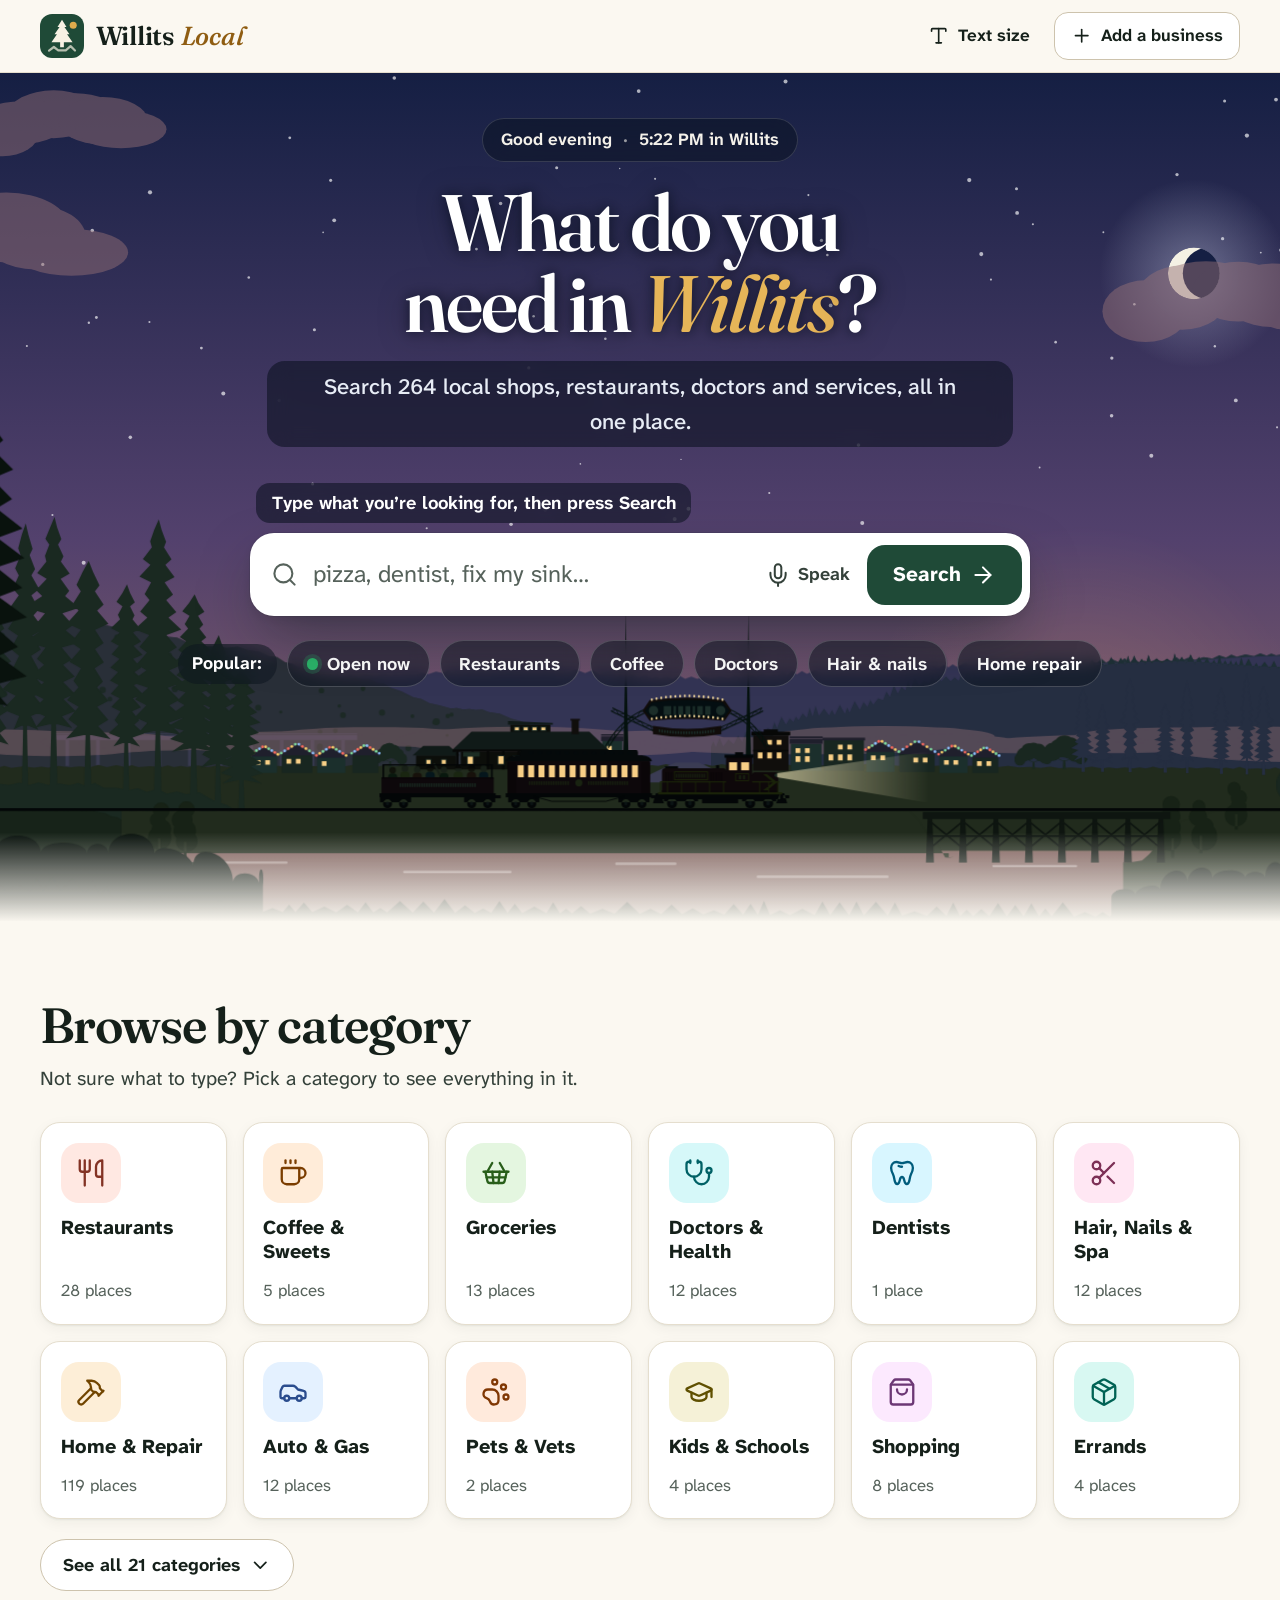
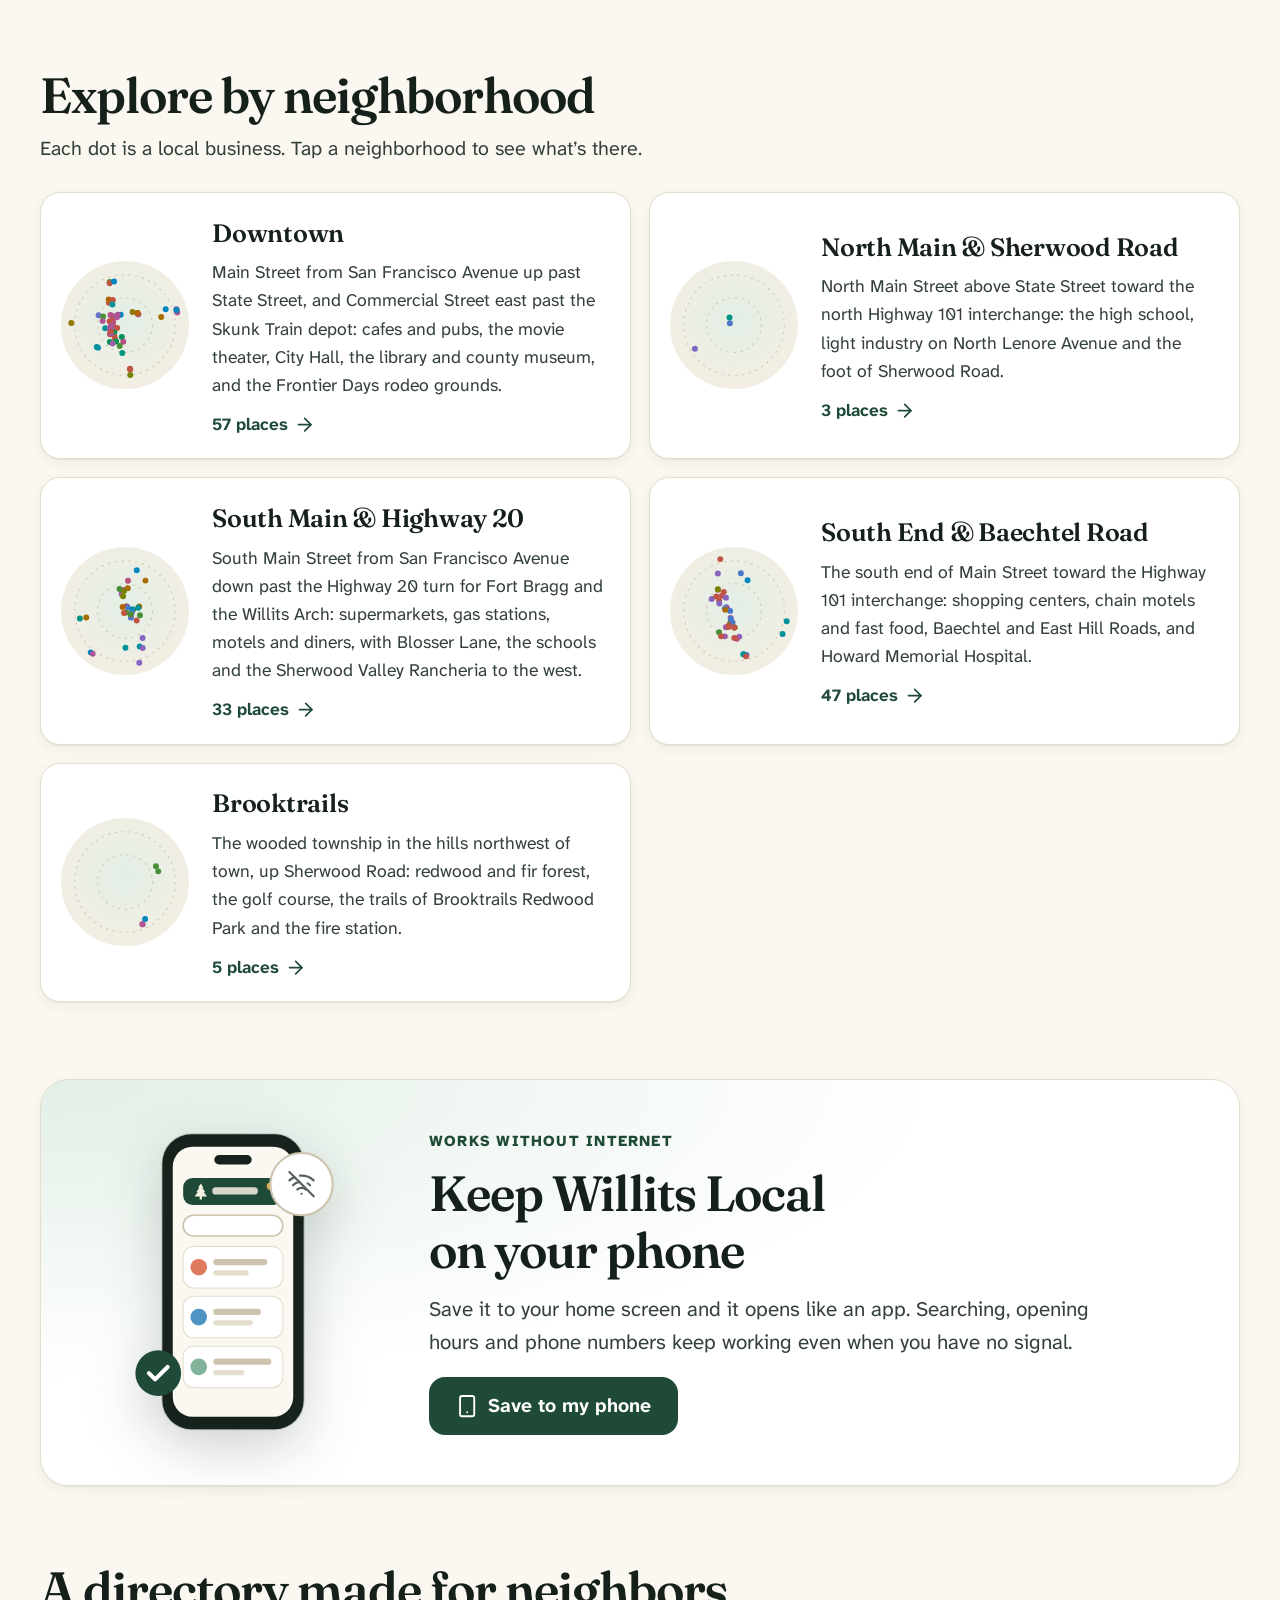
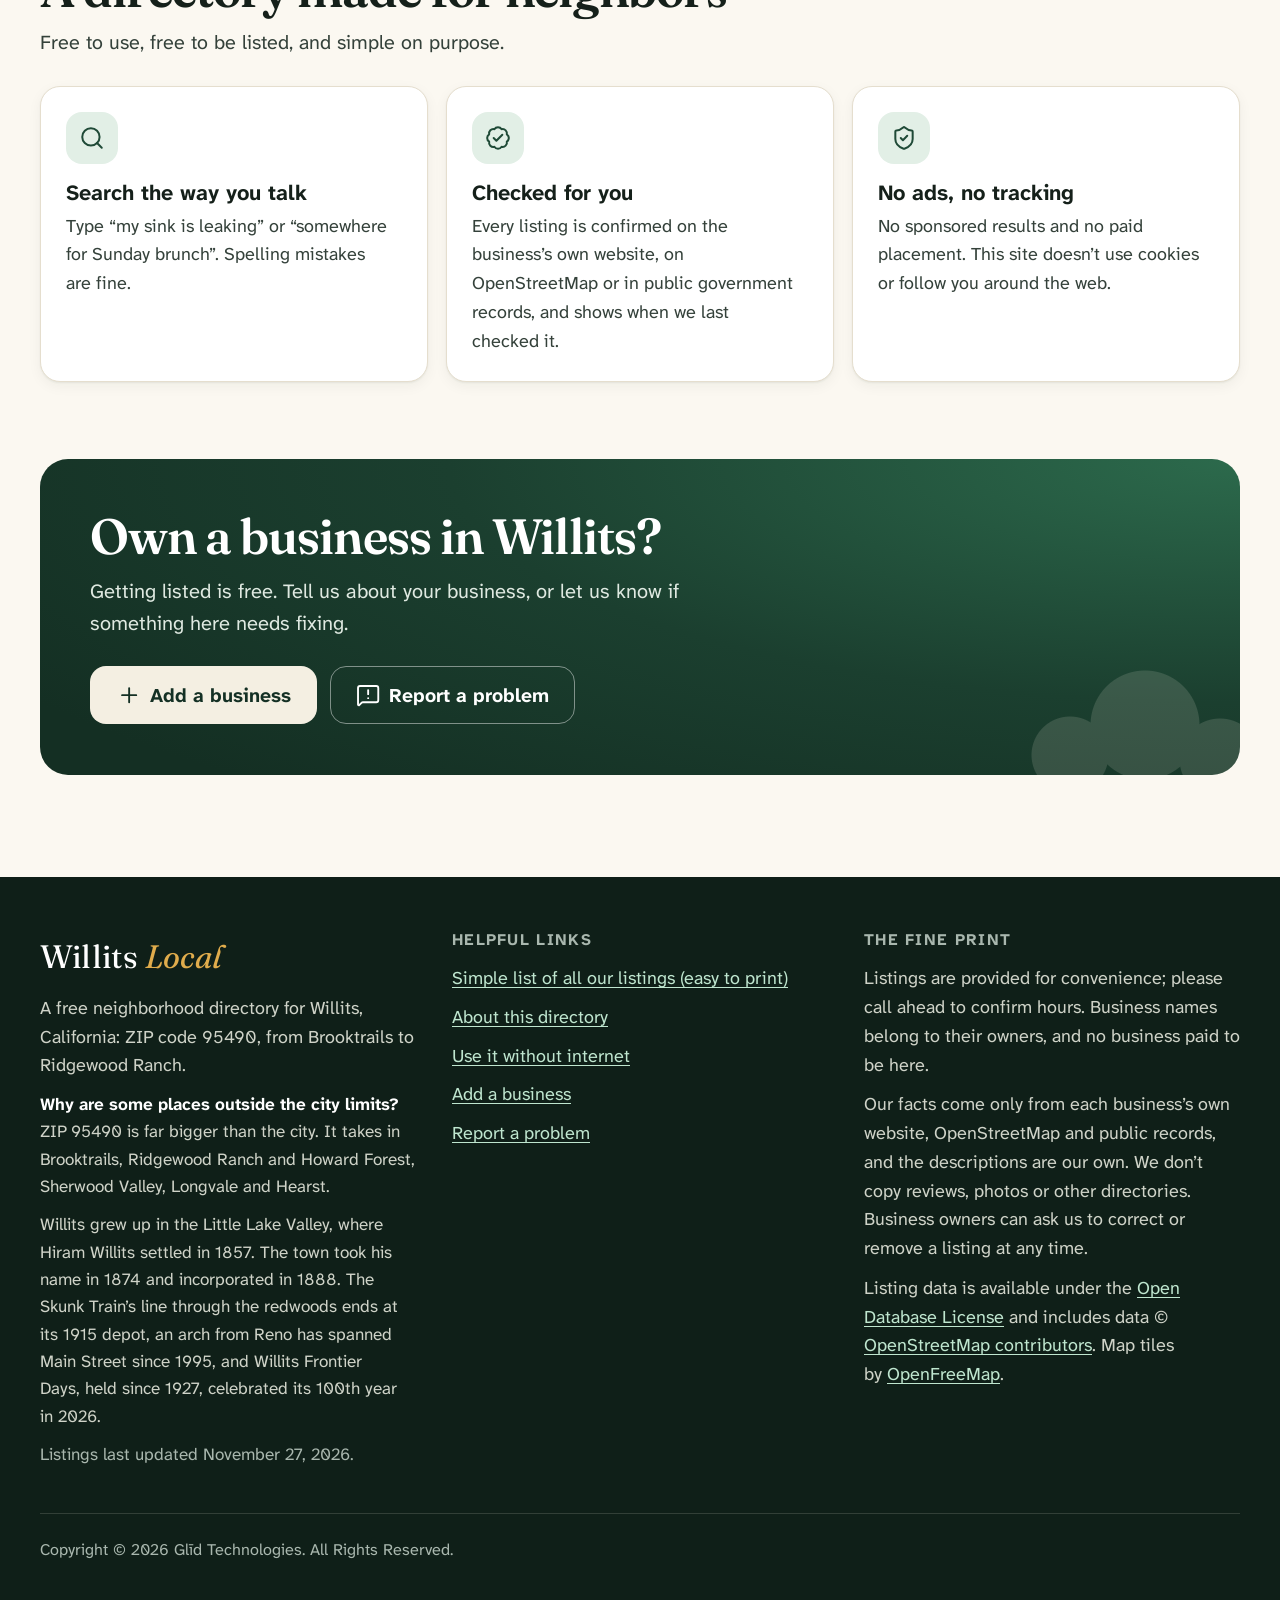
<file: index.html>
<!doctype html>
<html lang="en" data-textsize="standard">
<head>
<meta charset="utf-8">
<meta name="viewport" content="width=device-width, initial-scale=1, viewport-fit=cover">
<title>Willits Local: find local businesses in Willits, California</title>
<meta name="description" content="A free, easy-to-search directory of local restaurants, shops, doctors and services in Willits, California. Search in plain English: “pizza”, “dentist” or “fix my sink”.">
<meta name="theme-color" content="#1d3b2f">
<meta name="color-scheme" content="light dark">
<meta property="og:type" content="website">
<meta property="og:title" content="Willits Local: the neighborhood directory">
<meta property="og:description" content="Find local restaurants, shops, doctors and services in Willits, California. Search in plain English.">
<meta property="og:image" content="https://glid-tech.github.io/hyperlocal-willits-ca/assets/img/og-image.png">
<meta property="og:image:alt" content="Willits Local: a search box over a drawing of Little Lake Valley at golden hour, with a train passing the depot and the Main Street arch, redwoods and the Coast Range ridge behind.">
<meta name="twitter:card" content="summary_large_image">
<!-- SITE-URL:START (written by tools/set-site-url.mjs) -->
<link rel="canonical" href="https://glid-tech.github.io/hyperlocal-willits-ca/">
<meta property="og:url" content="https://glid-tech.github.io/hyperlocal-willits-ca/">
<meta name="twitter:image" content="https://glid-tech.github.io/hyperlocal-willits-ca/assets/img/og-image.png">
<!-- SITE-URL:END -->
<link rel="icon" href="assets/img/favicon.svg" type="image/svg+xml">
<link rel="apple-touch-icon" href="assets/img/apple-touch-icon.png">
<link rel="manifest" href="site.webmanifest">
<meta name="mobile-web-app-capable" content="yes">
<meta name="apple-mobile-web-app-capable" content="yes">
<meta name="apple-mobile-web-app-title" content="Willits">
<meta name="apple-mobile-web-app-status-bar-style" content="default">
<link rel="preload" href="assets/fonts/atkinson-hyperlegible-next-latin-wght-normal.woff2" as="font" type="font/woff2" crossorigin>
<link rel="preload" href="assets/fonts/fraunces-latin-opsz-normal.woff2" as="font" type="font/woff2" crossorigin>
<link rel="preload" href="data/businesses.json" as="fetch" type="application/json" crossorigin>
<link rel="stylesheet" href="assets/css/app.css">
<script>
  // Apply the visitor's saved text size before the page paints (no flash).
  try { var ts = localStorage.getItem('wl-textsize'); if (ts) document.documentElement.dataset.textsize = ts; } catch (e) {}
  // If the app hasn't started after a while (very old browser), offer the simple list.
  window.__mlBootTimer = setTimeout(function () { var n = document.getElementById('boot-fallback'); if (n) n.hidden = false; }, 6000);
</script>
<script type="module" src="assets/js/app.js"></script>
<script type="application/ld+json">
{"@context":"https://schema.org","@type":"WebSite","name":"Willits Local","description":"A free directory of local businesses in Willits, California.","potentialAction":{"@type":"SearchAction","target":"https://glid-tech.github.io/hyperlocal-willits-ca/?q={search_term_string}","query-input":"required name=search_term_string"},"url":"https://glid-tech.github.io/hyperlocal-willits-ca/"}
</script>
</head>
<body>
<a class="skip" href="#q">Skip to search</a>
<!-- ICONS:START -->
<svg xmlns="http://www.w3.org/2000/svg" class="sprite" aria-hidden="true" focusable="false">
<symbol id="i-arrow-left" viewBox="0 0 24 24" fill="none" stroke="currentColor" stroke-width="1.85" stroke-linecap="round" stroke-linejoin="round"><path d="m12 19-7-7 7-7" /><path d="M19 12H5" /></symbol>
<symbol id="i-arrow-right" viewBox="0 0 24 24" fill="none" stroke="currentColor" stroke-width="1.85" stroke-linecap="round" stroke-linejoin="round"><path d="M5 12h14" /><path d="m12 5 7 7-7 7" /></symbol>
<symbol id="i-badge-check" viewBox="0 0 24 24" fill="none" stroke="currentColor" stroke-width="1.85" stroke-linecap="round" stroke-linejoin="round"><path d="M3.85 8.62a4 4 0 0 1 4.78-4.77 4 4 0 0 1 6.74 0 4 4 0 0 1 4.78 4.78 4 4 0 0 1 0 6.74 4 4 0 0 1-4.77 4.78 4 4 0 0 1-6.75 0 4 4 0 0 1-4.78-4.77 4 4 0 0 1 0-6.76Z" /><path d="m16 9-5.5 5.5L8 12" /></symbol>
<symbol id="i-bed-double" viewBox="0 0 24 24" fill="none" stroke="currentColor" stroke-width="1.85" stroke-linecap="round" stroke-linejoin="round"><path d="M2 20v-8a2 2 0 0 1 2-2h16a2 2 0 0 1 2 2v8" /><path d="M4 10V6a2 2 0 0 1 2-2h12a2 2 0 0 1 2 2v4" /><path d="M12 4v6" /><path d="M2 18h20" /></symbol>
<symbol id="i-briefcase" viewBox="0 0 24 24" fill="none" stroke="currentColor" stroke-width="1.85" stroke-linecap="round" stroke-linejoin="round"><path d="M16 20V4a2 2 0 0 0-2-2h-4a2 2 0 0 0-2 2v16" /><rect width="20" height="14" x="2" y="6" rx="2" /></symbol>
<symbol id="i-calendar-check" viewBox="0 0 24 24" fill="none" stroke="currentColor" stroke-width="1.85" stroke-linecap="round" stroke-linejoin="round"><path d="M8 2v3" /><path d="M16 2v3" /><rect x="3" y="3" width="18" height="18" rx="2" /><path d="M3 9h18" /><path d="m9 15 2 2 4-4" /></symbol>
<symbol id="i-car" viewBox="0 0 24 24" fill="none" stroke="currentColor" stroke-width="1.85" stroke-linecap="round" stroke-linejoin="round"><path d="M19 17h2c.6 0 1-.4 1-1v-3c0-.9-.7-1.7-1.5-1.9C18.7 10.6 16 10 16 10s-1.3-1.4-2.2-2.3c-.5-.4-1.1-.7-1.8-.7H5c-.6 0-1.1.4-1.4.9l-1.4 2.9A3.7 3.7 0 0 0 2 12v4c0 .6.4 1 1 1h2" /><circle cx="7" cy="17" r="2" /><path d="M9 17h6" /><circle cx="17" cy="17" r="2" /></symbol>
<symbol id="i-check" viewBox="0 0 24 24" fill="none" stroke="currentColor" stroke-width="1.85" stroke-linecap="round" stroke-linejoin="round"><path d="M20 6 9 17l-5-5" /></symbol>
<symbol id="i-chevron-down" viewBox="0 0 24 24" fill="none" stroke="currentColor" stroke-width="1.85" stroke-linecap="round" stroke-linejoin="round"><path d="m6 9 6 6 6-6" /></symbol>
<symbol id="i-chevron-left" viewBox="0 0 24 24" fill="none" stroke="currentColor" stroke-width="1.85" stroke-linecap="round" stroke-linejoin="round"><path d="m15 18-6-6 6-6" /></symbol>
<symbol id="i-chevron-right" viewBox="0 0 24 24" fill="none" stroke="currentColor" stroke-width="1.85" stroke-linecap="round" stroke-linejoin="round"><path d="m9 18 6-6-6-6" /></symbol>
<symbol id="i-circle-alert" viewBox="0 0 24 24" fill="none" stroke="currentColor" stroke-width="1.85" stroke-linecap="round" stroke-linejoin="round"><circle cx="12" cy="12" r="10" /><line x1="12" x2="12" y1="8" y2="12" /><line x1="12" x2="12.01" y1="16" y2="16" /></symbol>
<symbol id="i-circle-check" viewBox="0 0 24 24" fill="none" stroke="currentColor" stroke-width="1.85" stroke-linecap="round" stroke-linejoin="round"><circle cx="12" cy="12" r="10" /><path d="m9 12 2 2 4-4" /></symbol>
<symbol id="i-clock" viewBox="0 0 24 24" fill="none" stroke="currentColor" stroke-width="1.85" stroke-linecap="round" stroke-linejoin="round"><circle cx="12" cy="12" r="10" /><path d="M12 6v6l4 2" /></symbol>
<symbol id="i-coffee" viewBox="0 0 24 24" fill="none" stroke="currentColor" stroke-width="1.85" stroke-linecap="round" stroke-linejoin="round"><path d="M10 2v2" /><path d="M14 2v2" /><path d="M16 8a1 1 0 0 1 1 1v8a4 4 0 0 1-4 4H7a4 4 0 0 1-4-4V9a1 1 0 0 1 1-1h14a4 4 0 1 1 0 8h-1" /><path d="M6 2v2" /></symbol>
<symbol id="i-copy" viewBox="0 0 24 24" fill="none" stroke="currentColor" stroke-width="1.85" stroke-linecap="round" stroke-linejoin="round"><rect width="14" height="14" x="8" y="8" rx="2" ry="2" /><path d="M4 16c-1.1 0-2-.9-2-2V4c0-1.1.9-2 2-2h10c1.1 0 2 .9 2 2" /></symbol>
<symbol id="i-download" viewBox="0 0 24 24" fill="none" stroke="currentColor" stroke-width="1.85" stroke-linecap="round" stroke-linejoin="round"><path d="M12 15V3" /><path d="M21 15v4a2 2 0 0 1-2 2H5a2 2 0 0 1-2-2v-4" /><path d="m7 10 5 5 5-5" /></symbol>
<symbol id="i-dumbbell" viewBox="0 0 24 24" fill="none" stroke="currentColor" stroke-width="1.85" stroke-linecap="round" stroke-linejoin="round"><path d="M17.596 12.768a2 2 0 1 0 2.829-2.829l-1.768-1.767a2 2 0 0 0 2.828-2.829l-2.828-2.828a2 2 0 0 0-2.829 2.828l-1.767-1.768a2 2 0 1 0-2.829 2.829z" /><path d="m2.5 21.5 1.4-1.4" /><path d="m20.1 3.9 1.4-1.4" /><path d="M5.343 21.485a2 2 0 1 0 2.829-2.828l1.767 1.768a2 2 0 1 0 2.829-2.829l-6.364-6.364a2 2 0 1 0-2.829 2.829l1.768 1.767a2 2 0 0 0-2.828 2.829z" /><path d="m9.6 14.4 4.8-4.8" /></symbol>
<symbol id="i-ellipsis" viewBox="0 0 24 24" fill="none" stroke="currentColor" stroke-width="1.85" stroke-linecap="round" stroke-linejoin="round"><circle cx="12" cy="12" r="1" /><circle cx="19" cy="12" r="1" /><circle cx="5" cy="12" r="1" /></symbol>
<symbol id="i-ellipsis-vertical" viewBox="0 0 24 24" fill="none" stroke="currentColor" stroke-width="1.85" stroke-linecap="round" stroke-linejoin="round"><circle cx="12" cy="12" r="1" /><circle cx="12" cy="5" r="1" /><circle cx="12" cy="19" r="1" /></symbol>
<symbol id="i-external-link" viewBox="0 0 24 24" fill="none" stroke="currentColor" stroke-width="1.85" stroke-linecap="round" stroke-linejoin="round"><path d="M15 3h6v6" /><path d="M10 14 21 3" /><path d="M18 13v6a2 2 0 0 1-2 2H5a2 2 0 0 1-2-2V8a2 2 0 0 1 2-2h6" /></symbol>
<symbol id="i-glasses" viewBox="0 0 24 24" fill="none" stroke="currentColor" stroke-width="1.85" stroke-linecap="round" stroke-linejoin="round"><circle cx="6" cy="15" r="4" /><circle cx="18" cy="15" r="4" /><path d="M14 15a2 2 0 0 0-2-2 2 2 0 0 0-2 2" /><path d="M2.5 13 5 7c.7-1.3 1.4-2 3-2" /><path d="M21.5 13 19 7c-.7-1.3-1.5-2-3-2" /></symbol>
<symbol id="i-globe" viewBox="0 0 24 24" fill="none" stroke="currentColor" stroke-width="1.85" stroke-linecap="round" stroke-linejoin="round"><circle cx="12" cy="12" r="10" /><path d="M12 2a14.5 14.5 0 0 0 0 20 14.5 14.5 0 0 0 0-20" /><path d="M2 12h20" /></symbol>
<symbol id="i-graduation-cap" viewBox="0 0 24 24" fill="none" stroke="currentColor" stroke-width="1.85" stroke-linecap="round" stroke-linejoin="round"><path d="M21.42 10.922a1 1 0 0 0-.019-1.838L12.83 5.18a2 2 0 0 0-1.66 0L2.6 9.08a1 1 0 0 0 0 1.832l8.57 3.908a2 2 0 0 0 1.66 0z" /><path d="M22 10v6" /><path d="M6 12.5V16a6 3 0 0 0 12 0v-3.5" /></symbol>
<symbol id="i-hammer" viewBox="0 0 24 24" fill="none" stroke="currentColor" stroke-width="1.85" stroke-linecap="round" stroke-linejoin="round"><path d="m15 12-9.373 9.373a1 1 0 0 1-3.001-3L12 9" /><path d="m18 15 4-4" /><path d="m21.5 11.5-1.914-1.914A2 2 0 0 1 19 8.172v-.344a2 2 0 0 0-.586-1.414l-1.657-1.657A6 6 0 0 0 12.516 3H9l1.243 1.243A6 6 0 0 1 12 8.485V10l2 2h1.172a2 2 0 0 1 1.414.586L18.5 14.5" /></symbol>
<symbol id="i-heart" viewBox="0 0 24 24" fill="none" stroke="currentColor" stroke-width="1.85" stroke-linecap="round" stroke-linejoin="round"><path d="M2 9.5a5.5 5.5 0 0 1 9.591-3.676.56.56 0 0 0 .818 0A5.49 5.49 0 0 1 22 9.5c0 2.29-1.5 4-3 5.5l-5.492 5.313a2 2 0 0 1-3 .019L5 15c-1.5-1.5-3-3.2-3-5.5" /></symbol>
<symbol id="i-heart-handshake" viewBox="0 0 24 24" fill="none" stroke="currentColor" stroke-width="1.85" stroke-linecap="round" stroke-linejoin="round"><path d="M19.414 14.414C21 12.828 22 11.5 22 9.5a5.5 5.5 0 0 0-9.591-3.676.6.6 0 0 1-.818.001A5.5 5.5 0 0 0 2 9.5c0 2.3 1.5 4 3 5.5l5.535 5.362a2 2 0 0 0 2.879.052 2.12 2.12 0 0 0-.004-3 2.124 2.124 0 1 0 3-3 2.124 2.124 0 0 0 3.004 0 2 2 0 0 0 0-2.828l-1.881-1.882a2.41 2.41 0 0 0-3.409 0l-1.71 1.71a2 2 0 0 1-2.828 0 2 2 0 0 1 0-2.828l2.823-2.762" /></symbol>
<symbol id="i-info" viewBox="0 0 24 24" fill="none" stroke="currentColor" stroke-width="1.85" stroke-linecap="round" stroke-linejoin="round"><circle cx="12" cy="12" r="10" /><path d="M12 16v-4" /><path d="M12 8h.01" /></symbol>
<symbol id="i-key" viewBox="0 0 24 24" fill="none" stroke="currentColor" stroke-width="1.85" stroke-linecap="round" stroke-linejoin="round"><path d="m2 21 9.6-9.6" /><path d="m7.5 15.5 2.3 2.3a1 1 0 0 1 0 1.4l-2.1 2.1a1 1 0 0 1-1.4 0L4 19" /><circle cx="15.5" cy="7.5" r="5.5" /></symbol>
<symbol id="i-landmark" viewBox="0 0 24 24" fill="none" stroke="currentColor" stroke-width="1.85" stroke-linecap="round" stroke-linejoin="round"><path d="M10 18v-7" /><path d="M11.119 2.205a2 2 0 0 1 1.762 0l7.84 3.846A.5.5 0 0 1 20.5 7h-17a.5.5 0 0 1-.22-.949z" /><path d="M14 18v-7" /><path d="M18 18v-7" /><path d="M3 22h18" /><path d="M6 18v-7" /></symbol>
<symbol id="i-layout-grid" viewBox="0 0 24 24" fill="none" stroke="currentColor" stroke-width="1.85" stroke-linecap="round" stroke-linejoin="round"><rect width="7" height="7" x="3" y="3" rx="1" /><rect width="7" height="7" x="14" y="3" rx="1" /><rect width="7" height="7" x="14" y="14" rx="1" /><rect width="7" height="7" x="3" y="14" rx="1" /></symbol>
<symbol id="i-leaf" viewBox="0 0 24 24" fill="none" stroke="currentColor" stroke-width="1.85" stroke-linecap="round" stroke-linejoin="round"><path d="M11 20a10 10 0 0010-10 25.9 25.9 0 00-1.04-7.281 1 1 0 00-1.755-.325C15.833 5.5 13 5.5 9.8 6.1A7 7 0 0011 20" /><path d="M2 21a5 5 0 012.911-4.544C7.613 15.212 8.351 15.24 11 13" /></symbol>
<symbol id="i-list" viewBox="0 0 24 24" fill="none" stroke="currentColor" stroke-width="1.85" stroke-linecap="round" stroke-linejoin="round"><path d="M3 5h.01" /><path d="M3 12h.01" /><path d="M3 19h.01" /><path d="M8 5h13" /><path d="M8 12h13" /><path d="M8 19h13" /></symbol>
<symbol id="i-mail" viewBox="0 0 24 24" fill="none" stroke="currentColor" stroke-width="1.85" stroke-linecap="round" stroke-linejoin="round"><path d="m22 7-8.991 5.727a2 2 0 0 1-2.009 0L2 7" /><rect x="2" y="4" width="20" height="16" rx="2" /></symbol>
<symbol id="i-map" viewBox="0 0 24 24" fill="none" stroke="currentColor" stroke-width="1.85" stroke-linecap="round" stroke-linejoin="round"><path d="M14.106 5.553a2 2 0 0 0 1.788 0l3.659-1.83A1 1 0 0 1 21 4.619v12.764a1 1 0 0 1-.553.894l-4.553 2.277a2 2 0 0 1-1.788 0l-4.212-2.106a2 2 0 0 0-1.788 0l-3.659 1.83A1 1 0 0 1 3 19.381V6.618a1 1 0 0 1 .553-.894l4.553-2.277a2 2 0 0 1 1.788 0z" /><path d="M15 5.764v15" /><path d="M9 3.236v15" /></symbol>
<symbol id="i-map-pin" viewBox="0 0 24 24" fill="none" stroke="currentColor" stroke-width="1.85" stroke-linecap="round" stroke-linejoin="round"><path d="M20 10c0 4.993-5.539 10.193-7.399 11.799a1 1 0 0 1-1.202 0C9.539 20.193 4 14.993 4 10a8 8 0 0 1 16 0" /><circle cx="12" cy="10" r="3" /></symbol>
<symbol id="i-menu" viewBox="0 0 24 24" fill="none" stroke="currentColor" stroke-width="1.85" stroke-linecap="round" stroke-linejoin="round"><path d="M4 5h16" /><path d="M4 12h16" /><path d="M4 19h16" /></symbol>
<symbol id="i-message-square-warning" viewBox="0 0 24 24" fill="none" stroke="currentColor" stroke-width="1.85" stroke-linecap="round" stroke-linejoin="round"><path d="M22 17a2 2 0 0 1-2 2H6.828a2 2 0 0 0-1.414.586l-2.202 2.202A.71.71 0 0 1 2 21.286V5a2 2 0 0 1 2-2h16a2 2 0 0 1 2 2z" /><path d="M12 15h.01" /><path d="M12 7v4" /></symbol>
<symbol id="i-mic" viewBox="0 0 24 24" fill="none" stroke="currentColor" stroke-width="1.85" stroke-linecap="round" stroke-linejoin="round"><path d="M12 19v3" /><path d="M19 10v2a7 7 0 0 1-14 0v-2" /><rect x="9" y="2" width="6" height="13" rx="3" /></symbol>
<symbol id="i-moon" viewBox="0 0 24 24" fill="none" stroke="currentColor" stroke-width="1.85" stroke-linecap="round" stroke-linejoin="round"><path d="M20.985 12.486a9 9 0 1 1-9.473-9.472c.405-.022.617.46.402.803a6 6 0 0 0 8.268 8.268c.344-.215.825-.004.803.401" /></symbol>
<symbol id="i-navigation" viewBox="0 0 24 24" fill="none" stroke="currentColor" stroke-width="1.85" stroke-linecap="round" stroke-linejoin="round"><polygon points="3 11 22 2 13 21 11 13 3 11" /></symbol>
<symbol id="i-package" viewBox="0 0 24 24" fill="none" stroke="currentColor" stroke-width="1.85" stroke-linecap="round" stroke-linejoin="round"><path d="M11 21.73a2 2 0 0 0 2 0l7-4A2 2 0 0 0 21 16V8a2 2 0 0 0-1-1.73l-7-4a2 2 0 0 0-2 0l-7 4A2 2 0 0 0 3 8v8a2 2 0 0 0 1 1.73z" /><path d="M12 22V12" /><polyline points="3.29 7 12 12 20.71 7" /><path d="m7.5 4.27 9 5.15" /></symbol>
<symbol id="i-paw-print" viewBox="0 0 24 24" fill="none" stroke="currentColor" stroke-width="1.85" stroke-linecap="round" stroke-linejoin="round"><circle cx="11" cy="4" r="2" /><circle cx="18" cy="8" r="2" /><circle cx="20" cy="16" r="2" /><path d="M9 10a5 5 0 0 1 5 5v3.5a3.5 3.5 0 0 1-6.84 1.045Q6.52 17.48 4.46 16.84A3.5 3.5 0 0 1 5.5 10Z" /></symbol>
<symbol id="i-phone" viewBox="0 0 24 24" fill="none" stroke="currentColor" stroke-width="1.85" stroke-linecap="round" stroke-linejoin="round"><path d="M13.832 16.568a1 1 0 0 0 1.213-.303l.355-.465A2 2 0 0 1 17 15h3a2 2 0 0 1 2 2v3a2 2 0 0 1-2 2A18 18 0 0 1 2 4a2 2 0 0 1 2-2h3a2 2 0 0 1 2 2v3a2 2 0 0 1-.8 1.6l-.468.351a1 1 0 0 0-.292 1.233 14 14 0 0 0 6.392 6.384" /></symbol>
<symbol id="i-plus" viewBox="0 0 24 24" fill="none" stroke="currentColor" stroke-width="1.85" stroke-linecap="round" stroke-linejoin="round"><path d="M5 12h14" /><path d="M12 5v14" /></symbol>
<symbol id="i-printer" viewBox="0 0 24 24" fill="none" stroke="currentColor" stroke-width="1.85" stroke-linecap="round" stroke-linejoin="round"><path d="M6 18H4a2 2 0 0 1-2-2v-5a2 2 0 0 1 2-2h16a2 2 0 0 1 2 2v5a2 2 0 0 1-2 2h-2" /><path d="M6 9V3a1 1 0 0 1 1-1h10a1 1 0 0 1 1 1v6" /><rect x="6" y="14" width="12" height="8" rx="1" /></symbol>
<symbol id="i-scissors" viewBox="0 0 24 24" fill="none" stroke="currentColor" stroke-width="1.85" stroke-linecap="round" stroke-linejoin="round"><circle cx="6" cy="6" r="3" /><path d="M8.12 8.12 12 12" /><path d="M20 4 8.12 15.88" /><circle cx="6" cy="18" r="3" /><path d="M14.8 14.8 20 20" /></symbol>
<symbol id="i-search" viewBox="0 0 24 24" fill="none" stroke="currentColor" stroke-width="1.85" stroke-linecap="round" stroke-linejoin="round"><path d="m21 21-4.34-4.34" /><circle cx="11" cy="11" r="8" /></symbol>
<symbol id="i-share" viewBox="0 0 24 24" fill="none" stroke="currentColor" stroke-width="1.85" stroke-linecap="round" stroke-linejoin="round"><path d="M12 2v13" /><path d="m16 6-4-4-4 4" /><path d="M4 12v8a2 2 0 0 0 2 2h12a2 2 0 0 0 2-2v-8" /></symbol>
<symbol id="i-share-2" viewBox="0 0 24 24" fill="none" stroke="currentColor" stroke-width="1.85" stroke-linecap="round" stroke-linejoin="round"><circle cx="18" cy="5" r="3" /><circle cx="6" cy="12" r="3" /><circle cx="18" cy="19" r="3" /><line x1="8.59" x2="15.42" y1="13.51" y2="17.49" /><line x1="15.41" x2="8.59" y1="6.51" y2="10.49" /></symbol>
<symbol id="i-shield-check" viewBox="0 0 24 24" fill="none" stroke="currentColor" stroke-width="1.85" stroke-linecap="round" stroke-linejoin="round"><path d="M20 13c0 5-3.5 7.5-7.66 8.95a1 1 0 0 1-.67-.01C7.5 20.5 4 18 4 13V6a1 1 0 0 1 1-1c2 0 4.5-1.2 6.24-2.72a1.17 1.17 0 0 1 1.52 0C14.51 3.81 17 5 19 5a1 1 0 0 1 1 1z" /><path d="m9 12 2 2 4-4" /></symbol>
<symbol id="i-shopping-bag" viewBox="0 0 24 24" fill="none" stroke="currentColor" stroke-width="1.85" stroke-linecap="round" stroke-linejoin="round"><path d="M16 10a4 4 0 0 1-8 0" /><path d="M3.103 6.034h17.794" /><path d="M3.4 5.467a2 2 0 0 0-.4 1.2V20a2 2 0 0 0 2 2h14a2 2 0 0 0 2-2V6.667a2 2 0 0 0-.4-1.2l-2-2.667A2 2 0 0 0 17 2H7a2 2 0 0 0-1.6.8z" /></symbol>
<symbol id="i-shopping-basket" viewBox="0 0 24 24" fill="none" stroke="currentColor" stroke-width="1.85" stroke-linecap="round" stroke-linejoin="round"><path d="m15 11-1 9" /><path d="m19 11-4-7" /><path d="M2 11h20" /><path d="m3.5 11 1.6 7.4a2 2 0 0 0 2 1.6h9.8a2 2 0 0 0 2-1.6l1.7-7.4" /><path d="M4.5 15.5h15" /><path d="m5 11 4-7" /><path d="m9 11 1 9" /></symbol>
<symbol id="i-smartphone" viewBox="0 0 24 24" fill="none" stroke="currentColor" stroke-width="1.85" stroke-linecap="round" stroke-linejoin="round"><rect width="14" height="20" x="5" y="2" rx="2" ry="2" /><path d="M12 18h.01" /></symbol>
<symbol id="i-sparkles" viewBox="0 0 24 24" fill="none" stroke="currentColor" stroke-width="1.85" stroke-linecap="round" stroke-linejoin="round"><path d="M11.017 2.814a1 1 0 0 1 1.966 0l1.051 5.558a2 2 0 0 0 1.594 1.594l5.558 1.051a1 1 0 0 1 0 1.966l-5.558 1.051a2 2 0 0 0-1.594 1.594l-1.051 5.558a1 1 0 0 1-1.966 0l-1.051-5.558a2 2 0 0 0-1.594-1.594l-5.558-1.051a1 1 0 0 1 0-1.966l5.558-1.051a2 2 0 0 0 1.594-1.594z" /><path d="M20 2v4" /><path d="M22 4h-4" /><circle cx="4" cy="20" r="2" /></symbol>
<symbol id="i-square-plus" viewBox="0 0 24 24" fill="none" stroke="currentColor" stroke-width="1.85" stroke-linecap="round" stroke-linejoin="round"><rect width="18" height="18" x="3" y="3" rx="2" /><path d="M8 12h8" /><path d="M12 8v8" /></symbol>
<symbol id="i-stethoscope" viewBox="0 0 24 24" fill="none" stroke="currentColor" stroke-width="1.85" stroke-linecap="round" stroke-linejoin="round"><path d="M11 2v2" /><path d="M5 2v2" /><path d="M5 3H4a2 2 0 0 0-2 2v4a6 6 0 0 0 12 0V5a2 2 0 0 0-2-2h-1" /><path d="M8 15a6 6 0 0 0 12 0v-3" /><circle cx="20" cy="10" r="2" /></symbol>
<symbol id="i-store" viewBox="0 0 24 24" fill="none" stroke="currentColor" stroke-width="1.85" stroke-linecap="round" stroke-linejoin="round"><path d="M15 21v-5a1 1 0 0 0-1-1h-4a1 1 0 0 0-1 1v5" /><path d="M17.774 10.31a1.12 1.12 0 0 0-1.549 0 2.5 2.5 0 0 1-3.451 0 1.12 1.12 0 0 0-1.548 0 2.5 2.5 0 0 1-3.452 0 1.12 1.12 0 0 0-1.549 0 2.5 2.5 0 0 1-3.77-3.248l2.889-4.184A2 2 0 0 1 7 2h10a2 2 0 0 1 1.653.873l2.895 4.192a2.5 2.5 0 0 1-3.774 3.244" /><path d="M4 10.95V19a2 2 0 0 0 2 2h12a2 2 0 0 0 2-2v-8.05" /></symbol>
<symbol id="i-sun" viewBox="0 0 24 24" fill="none" stroke="currentColor" stroke-width="1.85" stroke-linecap="round" stroke-linejoin="round"><circle cx="12" cy="12" r="4" /><path d="M12 2v2" /><path d="M12 20v2" /><path d="m4.93 4.93 1.41 1.41" /><path d="m17.66 17.66 1.41 1.41" /><path d="M2 12h2" /><path d="M20 12h2" /><path d="m6.34 17.66-1.41 1.41" /><path d="m19.07 4.93-1.41 1.41" /></symbol>
<symbol id="i-sunrise" viewBox="0 0 24 24" fill="none" stroke="currentColor" stroke-width="1.85" stroke-linecap="round" stroke-linejoin="round"><path d="M12 2v8" /><path d="m4.93 10.93 1.41 1.41" /><path d="M2 18h2" /><path d="M20 18h2" /><path d="m19.07 10.93-1.41 1.41" /><path d="M22 22H2" /><path d="m8 6 4-4 4 4" /><path d="M16 18a4 4 0 0 0-8 0" /></symbol>
<symbol id="i-sunset" viewBox="0 0 24 24" fill="none" stroke="currentColor" stroke-width="1.85" stroke-linecap="round" stroke-linejoin="round"><path d="M12 10V2" /><path d="m4.93 10.93 1.41 1.41" /><path d="M2 18h2" /><path d="M20 18h2" /><path d="m19.07 10.93-1.41 1.41" /><path d="M22 22H2" /><path d="m16 6-4 4-4-4" /><path d="M16 18a4 4 0 0 0-8 0" /></symbol>
<symbol id="i-ticket" viewBox="0 0 24 24" fill="none" stroke="currentColor" stroke-width="1.85" stroke-linecap="round" stroke-linejoin="round"><path d="M2 9a3 3 0 0 1 0 6v2a2 2 0 0 0 2 2h16a2 2 0 0 0 2-2v-2a3 3 0 0 1 0-6V7a2 2 0 0 0-2-2H4a2 2 0 0 0-2 2Z" /><path d="M13 5v2" /><path d="M13 17v2" /><path d="M13 11v2" /></symbol>
<symbol id="i-type" viewBox="0 0 24 24" fill="none" stroke="currentColor" stroke-width="1.85" stroke-linecap="round" stroke-linejoin="round"><path d="M12 4v16" /><path d="M4 7V5a1 1 0 0 1 1-1h14a1 1 0 0 1 1 1v2" /><path d="M9 20h6" /></symbol>
<symbol id="i-users" viewBox="0 0 24 24" fill="none" stroke="currentColor" stroke-width="1.85" stroke-linecap="round" stroke-linejoin="round"><path d="M16 21v-2a4 4 0 0 0-4-4H6a4 4 0 0 0-4 4v2" /><path d="M16 3.128a4 4 0 0 1 0 7.744" /><path d="M22 21v-2a4 4 0 0 0-3-3.87" /><circle cx="9" cy="7" r="4" /></symbol>
<symbol id="i-utensils" viewBox="0 0 24 24" fill="none" stroke="currentColor" stroke-width="1.85" stroke-linecap="round" stroke-linejoin="round"><path d="M3 2v7c0 1.1.9 2 2 2h4a2 2 0 0 0 2-2V2" /><path d="M7 2v20" /><path d="M21 15V2a5 5 0 0 0-5 5v6c0 1.1.9 2 2 2h3Zm0 0v7" /></symbol>
<symbol id="i-wifi-off" viewBox="0 0 24 24" fill="none" stroke="currentColor" stroke-width="1.85" stroke-linecap="round" stroke-linejoin="round"><path d="M12 20h.01" /><path d="M8.5 16.429a5 5 0 0 1 7 0" /><path d="M5 12.859a10 10 0 0 1 5.17-2.69" /><path d="M19 12.859a10 10 0 0 0-2.007-1.523" /><path d="M2 8.82a15 15 0 0 1 4.177-2.643" /><path d="M22 8.82a15 15 0 0 0-11.288-3.764" /><path d="m2 2 20 20" /></symbol>
<symbol id="i-x" viewBox="0 0 24 24" fill="none" stroke="currentColor" stroke-width="1.85" stroke-linecap="round" stroke-linejoin="round"><path d="M18 6 6 18" /><path d="m6 6 12 12" /></symbol>
<symbol id="i-tooth" viewBox="0 0 24 24" fill="none" stroke="currentColor" stroke-width="1.85" stroke-linecap="round" stroke-linejoin="round"><path d="M7.6 3.2c-2.6 0-4.3 2-4.3 4.7 0 2.1.7 3.5 1.5 5.1.7 1.4.9 3 1.2 4.6.3 1.7 1 3.2 2.2 3.2 1.4 0 1.7-1.7 2.1-3.4.3-1.3.7-2.2 1.7-2.2s1.4.9 1.7 2.2c.4 1.7.7 3.4 2.1 3.4 1.2 0 1.9-1.5 2.2-3.2.3-1.6.5-3.2 1.2-4.6.8-1.6 1.5-3 1.5-5.1 0-2.7-1.7-4.7-4.3-4.7-1.7 0-2.8.9-4.4.9S9.3 3.2 7.6 3.2z"/><path d="M9.3 6.4c.9.4 1.8.6 2.7.6"/></symbol>
</svg>
<!-- ICONS:END -->

<header class="topbar" id="top">
  <div class="wrap topbar-inner">
    <a class="brand" href="./" data-home aria-label="Willits Local, home">
      <svg class="brand-mark" viewBox="0 0 40 40" aria-hidden="true" focusable="false">
        <rect width="40" height="40" rx="11" class="bm-bg"/>
        <circle cx="30.2" cy="10.2" r="3.2" class="bm-sun"/>
        <path class="bm-tree" d="M20 5.2l4.1 6.6h-1.9l4.6 6.7h-2.2l5 7.1h-7.9v4.6h-3.4v-4.6h-7.9l5-7.1h-2.2l4.6-6.7h-1.9z"/>
        <path class="bm-ground" d="M8.2 33.2l4.4-3.2 4 3h6.8l4.4-3.8 4 4"/>
      </svg>
      <span class="brand-name">Willits <em>Local</em></span>
    </a>
    <div class="topnav">
      <div class="menu-wrap">
        <button class="tbtn" id="textsize-btn" type="button" aria-expanded="false" aria-controls="textsize-menu">
          <svg class="icon" aria-hidden="true"><use href="#i-type"/></svg><span>Text size</span>
        </button>
        <div class="menu" id="textsize-menu" role="group" aria-label="Choose text size" hidden>
          <p class="menu-title">Make the words bigger or smaller</p>
          <button type="button" data-size="standard"><span class="menu-a" style="font-size:1.1rem">A</span><span>Standard</span></button>
          <button type="button" data-size="large"><span class="menu-a" style="font-size:1.35rem">A</span><span>Larger</span></button>
          <button type="button" data-size="xlarge"><span class="menu-a" style="font-size:1.6rem">A</span><span>Largest</span></button>
        </div>
      </div>
      <button class="tbtn tbtn-accent" type="button" data-open-suggest><svg class="icon" aria-hidden="true"><use href="#i-plus"/></svg><span>Add a business</span></button>
    </div>
  </div>
</header>
<div class="offline-bar" id="offline-bar" role="status" hidden>
  <div class="wrap offline-bar-inner">
    <svg class="icon" aria-hidden="true"><use href="#i-wifi-off"/></svg>
    <p><strong>You’re offline.</strong> Searching, opening hours and phone numbers still work. The map and business websites need the internet.</p>
  </div>
</div>

<main id="main">
  <section class="hero" id="hero" data-mode="home" aria-labelledby="hero-title">
    <div class="scene" aria-hidden="true">
<!-- HERO:START -->
<svg class="scene-svg" viewBox="0 0 1600 720" preserveAspectRatio="xMidYMax slice" xmlns="http://www.w3.org/2000/svg" role="presentation" focusable="false">
<defs>
<linearGradient id="sky-g" x1="0" y1="0" x2="0" y2="1"><stop offset="0" style="stop-color:var(--sky-top)"/><stop offset=".55" style="stop-color:var(--sky-mid)"/><stop offset="1" style="stop-color:var(--sky-bot)"/></linearGradient>
<radialGradient id="sun-glow"><stop offset="0" style="stop-color:var(--sun-glow);stop-opacity:.85"/><stop offset=".35" style="stop-color:var(--sun-glow);stop-opacity:.28"/><stop offset="1" style="stop-color:var(--sun-glow);stop-opacity:0"/></radialGradient>
<radialGradient id="moon-glow"><stop offset="0" style="stop-color:#dfe8ff;stop-opacity:.35"/><stop offset="1" style="stop-color:#dfe8ff;stop-opacity:0"/></radialGradient>
<linearGradient id="sea-g" x1="0" y1="0" x2="0" y2="1"><stop offset="0" style="stop-color:var(--sea-top)"/><stop offset="1" style="stop-color:var(--sea-bot)"/></linearGradient>
<linearGradient id="beam-g" x1="1" y1="0" x2="0" y2="0"><stop offset="0" style="stop-color:#fff3c4;stop-opacity:.75"/><stop offset="1" style="stop-color:#fff3c4;stop-opacity:0"/></linearGradient>
<clipPath id="moon-clip"><circle cx="0" cy="0" r="22"/></clipPath>
</defs>
<rect width="1600" height="720" fill="url(#sky-g)"/>
<g class="stars"><circle cx="961.8" cy="197.2" r="1.6"/><circle cx="279.7" cy="231.7" r="0.9"/><circle cx="1384.8" cy="207.8" r="0.8"/><circle cx="1193.2" cy="135.1" r="0.8"/><circle cx="1098.6" cy="268.7" r="0.5"/><circle cx="98.9" cy="81.7" r="1.5"/><circle cx="43.4" cy="76.1" r="1.6"/><circle cx="890.6" cy="262.6" r="0.8"/><circle cx="335.2" cy="133.6" r="1.5"/><circle cx="812.8" cy="89.8" r="0.9"/><circle cx="119.5" cy="290.3" r="1.4"/><circle cx="1484.5" cy="38.7" r="1.7"/><circle cx="1315" cy="53.1" r="1.8"/><circle cx="1465.8" cy="191" r="1.3"/><circle cx="954" cy="142.1" r="1.4"/><circle cx="719.6" cy="371" r="1.4"/><circle cx="1424.3" cy="190" r="1.2"/><circle cx="161.4" cy="306.6" r="0.9"/><circle cx="1447.6" cy="41.2" r="1.1"/><circle cx="208" cy="428" r="0.7"/><circle cx="537.5" cy="91.1" r="1.3"/><circle cx="591.5" cy="4.2" r="1.5"/><circle cx="1401.5" cy="399.6" r="0.8"/><circle cx="782.8" cy="81" r="0.6"/><circle cx="1133.4" cy="128.3" r="0.9"/><circle cx="46.6" cy="97.2" r="1.8"/><circle cx="1581.7" cy="72.1" r="0.7"/><circle cx="468" cy="173.6" r="1.1"/><circle cx="1097.8" cy="175.3" r="0.9"/><circle cx="523.7" cy="217.9" r="1.3"/><circle cx="942.9" cy="103.6" r="0.9"/><circle cx="332.3" cy="211.9" r="1"/><circle cx="841.1" cy="369.8" r="1.7"/><circle cx="873.1" cy="433.2" r="1.1"/><circle cx="810.5" cy="297.7" r="1.5"/><circle cx="1305.6" cy="277.9" r="1.6"/><circle cx="959" cy="154.5" r="1.1"/><circle cx="1089.6" cy="153.7" r="1.7"/><circle cx="526.9" cy="371.7" r="0.7"/><circle cx="32" cy="37.6" r="1.3"/><circle cx="1529.5" cy="387" r="1.1"/><circle cx="705.6" cy="250.3" r="1.4"/><circle cx="1255.7" cy="86.2" r="1.4"/><circle cx="709.7" cy="206.4" r="1.1"/><circle cx="531.1" cy="135.3" r="0.7"/><circle cx="427.8" cy="233.4" r="1.2"/><circle cx="110.9" cy="383.1" r="1.1"/><circle cx="158.1" cy="361.5" r="0.6"/><circle cx="1200.2" cy="290.9" r="1.5"/><circle cx="95.3" cy="115.6" r="1.4"/><circle cx="897.6" cy="429.7" r="0.5"/><circle cx="540.5" cy="125" r="1.6"/><circle cx="327.9" cy="415.5" r="1.7"/><circle cx="829.4" cy="378.4" r="1.7"/><circle cx="909.7" cy="356.4" r="0.9"/><circle cx="1200.4" cy="241.9" r="1.4"/><circle cx="873.6" cy="425.5" r="1.8"/><circle cx="493.9" cy="277.9" r="1.4"/><circle cx="619" cy="386.3" r="0.9"/><circle cx="661.2" cy="149.4" r="1.2"/><circle cx="1538.3" cy="214.1" r="0.9"/><circle cx="1429.1" cy="297.1" r="1"/><circle cx="156.1" cy="53.3" r="1"/><circle cx="1120" cy="118.7" r="1.6"/><circle cx="383.7" cy="211.3" r="0.9"/><circle cx="1152.7" cy="228.4" r="1.1"/><circle cx="174.5" cy="344.1" r="1.4"/><circle cx="186.5" cy="25.9" r="0.5"/><circle cx="384.2" cy="101.2" r="1.8"/><circle cx="1277.8" cy="165.4" r="0.8"/><circle cx="808.1" cy="60.8" r="0.6"/><circle cx="690.6" cy="383" r="1.5"/><circle cx="1522.5" cy="77.2" r="0.7"/><circle cx="834.8" cy="327.9" r="0.6"/><circle cx="928.6" cy="124.9" r="0.6"/><circle cx="1139.1" cy="334.8" r="0.8"/><circle cx="729.3" cy="80.4" r="1.3"/><circle cx="338.7" cy="207.5" r="1.2"/><circle cx="775.3" cy="296.7" r="0.7"/><circle cx="1326.8" cy="152.4" r="0.8"/><circle cx="1219.5" cy="196.2" r="1.1"/><circle cx="798.9" cy="15.3" r="1.6"/><circle cx="103.6" cy="396.5" r="1.5"/><circle cx="1296.1" cy="23.7" r="1.3"/><circle cx="770.6" cy="225.5" r="1.1"/><circle cx="293.2" cy="162.4" r="1.4"/><circle cx="446.4" cy="272" r="1.7"/><circle cx="73" cy="249.7" r="1.1"/><circle cx="749.4" cy="331.7" r="0.7"/><circle cx="952.1" cy="416.1" r="1.6"/><circle cx="13.2" cy="400.6" r="0.6"/><circle cx="778.9" cy="300" r="1.2"/><g class="twinkle"><circle cx="1339.7" cy="22.5" r="1.6" style="animation-delay:0.5s"/><circle cx="1294.4" cy="140.6" r="1.4" style="animation-delay:0.1s"/><circle cx="1507.7" cy="60.4" r="0.9" style="animation-delay:0.7s"/><circle cx="770.8" cy="269.2" r="2" style="animation-delay:1.4s"/><circle cx="1495.8" cy="122.4" r="1.7" style="animation-delay:1s"/><circle cx="1119.5" cy="98.2" r="1.3" style="animation-delay:1.3s"/><circle cx="522.2" cy="348.7" r="1.3" style="animation-delay:1.7s"/><circle cx="512.9" cy="294.5" r="1.1" style="animation-delay:1.4s"/><circle cx="502.8" cy="55" r="1.2" style="animation-delay:1.2s"/><circle cx="1460.2" cy="357.1" r="1.4" style="animation-delay:1.7s"/><circle cx="234.6" cy="272.2" r="1.8" style="animation-delay:0.8s"/><circle cx="1349.1" cy="327.2" r="0.9" style="animation-delay:0.3s"/><circle cx="232.2" cy="120.2" r="1" style="animation-delay:0.6s"/><circle cx="699.5" cy="59.3" r="0.8" style="animation-delay:1.9s"/><circle cx="367.5" cy="309.2" r="1.5" style="animation-delay:1.9s"/><circle cx="1287.8" cy="231.9" r="1" style="animation-delay:0.2s"/><circle cx="988.6" cy="381.8" r="1.7" style="animation-delay:0.6s"/><circle cx="1233.9" cy="324.9" r="1.7" style="animation-delay:1.7s"/><circle cx="1444.1" cy="239.7" r="1.4" style="animation-delay:1s"/><circle cx="985.4" cy="315.6" r="1.5" style="animation-delay:0.3s"/><circle cx="1340.6" cy="300.7" r="0.9" style="animation-delay:0.5s"/><circle cx="1454.3" cy="390.8" r="1.2" style="animation-delay:1.3s"/><circle cx="1344" cy="150.3" r="1.6" style="animation-delay:1.5s"/><circle cx="1079.4" cy="90.9" r="1.8" style="animation-delay:0.3s"/><circle cx="1055.8" cy="265.2" r="1.5" style="animation-delay:1.8s"/><circle cx="301.4" cy="375.1" r="0.9" style="animation-delay:2s"/><circle cx="681.7" cy="110.7" r="1.5" style="animation-delay:1.3s"/><circle cx="923.5" cy="7.2" r="1.7" style="animation-delay:1.4s"/></g></g>
<g id="sun" class="sun" transform="translate(1180 300)"><circle r="190" fill="url(#sun-glow)"/><circle r="30" class="sun-disk"/></g>
<g id="moon" class="moon" transform="translate(1260 130)"><circle r="80" fill="url(#moon-glow)"/><g clip-path="url(#moon-clip)"><circle r="22" class="moon-disk"/><circle id="moon-shade" r="22" cx="10" class="moon-shade"/></g></g>
<g class="clouds">
<g class="cloud c1"><ellipse cx="176.6" cy="147" rx="46.4" ry="20.6"/><ellipse cx="205.7" cy="138.2" rx="47" ry="21.6"/><ellipse cx="228.8" cy="131.5" rx="41.3" ry="20.7"/><ellipse cx="262.4" cy="131" rx="53.1" ry="29.5"/><ellipse cx="286.7" cy="139.6" rx="43.1" ry="27.2"/><ellipse cx="317.5" cy="152.2" rx="48.1" ry="19.9"/></g>
<g class="cloud c2"><ellipse cx="259.1" cy="51.3" rx="30.4" ry="19.4"/><ellipse cx="275.1" cy="42" rx="37.6" ry="18.1"/><ellipse cx="302.4" cy="35" rx="38.4" ry="20.3"/><ellipse cx="321.3" cy="34" rx="33.9" ry="16.8"/><ellipse cx="344" cy="40.5" rx="38.1" ry="20.2"/><ellipse cx="359.6" cy="47.7" rx="38.6" ry="16.1"/></g>
<g class="cloud c3"><ellipse cx="1229" cy="202.1" rx="36.6" ry="26.2"/><ellipse cx="1260.2" cy="190.6" rx="38.7" ry="27.2"/><ellipse cx="1280.3" cy="183.7" rx="46.6" ry="23.9"/><ellipse cx="1307.8" cy="185.5" rx="39.2" ry="25.3"/><ellipse cx="1337.4" cy="188.6" rx="43.6" ry="27"/><ellipse cx="1365.7" cy="199.7" rx="49.7" ry="19.9"/></g>
<g class="cloud c4"><ellipse cx="1402" cy="119.4" rx="26.5" ry="13.9"/><ellipse cx="1417.5" cy="109.8" rx="26.7" ry="16.2"/><ellipse cx="1440.9" cy="108.8" rx="34.4" ry="19.2"/><ellipse cx="1458.4" cy="105.7" rx="33.1" ry="16.2"/><ellipse cx="1480.1" cy="112.6" rx="27.2" ry="18.3"/><ellipse cx="1498.5" cy="120.7" rx="30.1" ry="14.3"/></g>
</g>
<g class="layer layer-far" data-depth="0.06">
<path class="far" d="M-60,1040L-60,470L-54.5,467.7L-48.9,470.1L-43,467.7L-37,470.3L-30.1,468.2L-23.2,470.8L-19.4,468.7L-15.6,471.2L-9.7,469.4L-3.7,471.8L1.7,469.1L7.1,472.6L12.3,470.2L17.5,473.3L23.7,472.4L29.9,474.3L34.1,473L38.3,475L43.4,473.5L48.5,475.9L54.3,475.1L60.2,476.9L66.1,474.9L72,477.9L77.1,475.2L82.3,478.7L89,476.3L95.7,479.6L100.5,477.4L105.3,480.3L109.8,479.4L114.3,480.8L120.8,477.6L127.2,481.4L131.9,480.2L136.6,481.7L143.1,480L149.5,481.9L155.3,479.5L161,482L167.9,480.7L174.7,482.2L181.6,479.5L188.5,482.9L193.6,482.2L198.6,483.6L202.4,480.8L206.2,484.3L211.7,482.5L217.2,485.4L221.8,483.7L226.4,486.5L232.8,486L239.2,488.1L245.3,487.8L251.4,489.8L256.7,487.9L262,491.3L269.4,490.3L276.8,493.4L282.2,492.2L287.6,494.8L291.2,492.4L294.9,495.7L300.1,493.4L305.3,496.9L310,495L314.7,497.8L319.6,495.1L324.5,498.6L328.6,497.6L332.8,499.2L338.8,496.9L344.8,499.7L348.8,497.9L352.8,499.9L357.8,496.7L362.8,500L369.7,497.5L376.7,500.2L381.8,497.1L386.9,500.5L392.8,498.7L398.6,501.1L403.4,499.1L408.1,501.6L411.6,498.7L415.2,502.1L419.9,500.4L424.6,502.8L428.6,502L432.6,503.5L439.1,501.7L445.5,504.6L451.1,503.9L456.6,505.7L462.4,503.7L468.1,506.8L475.2,504L482.2,508L488.1,506.1L494,509.1L499.8,507.3L505.6,509.9L509.4,507.6L513.3,510.5L519.4,507.3L525.5,511.1L531.9,510.1L538.2,511.7L542.3,509.2L546.3,511.9L553.7,510.1L561.1,512L568.3,510L575.5,511.9L582,509.1L588.6,511.5L592.4,509.7L596.2,511.2L602.3,508.7L608.5,510.7L614.5,508.8L620.5,510L626.9,507.9L633.2,509.3L637.1,506.7L641,508.9L646,507.2L651,508.4L657.8,504.7L664.5,507.8L671,506.5L677.6,507.3L682.8,504.1L688,507.1L693.8,504.3L699.6,507L705.6,506L711.6,507.1L717.1,505L722.6,507.4L726.7,504.6L730.9,507.8L734.6,506.8L738.4,508.2L745.9,506.2L753.4,509.2L759.7,506.6L766,510.2L773.2,507.3L780.3,511.3L784,510.2L787.7,511.9L793.6,510.3L799.5,512.7L804.7,510.6L809.9,513.2L813.6,512.2L817.3,513.6L822.6,512.1L828,513.9L833.1,511.1L838.3,514L843.5,512.1L848.6,514L854.5,511.9L860.3,513.7L867.7,511.8L875.1,513.3L880.4,511.4L885.7,512.8L891.9,510.7L898.2,512.2L903.9,509.2L909.7,511.5L913.2,510L916.7,511.1L920.8,507.8L925,510.7L929,507.4L933.1,510.3L937.4,507.5L941.6,509.9L948.4,506.8L955.2,509.4L962,508L968.7,509.1L972.6,506.2L976.4,509L980.8,507.7L985.2,509L990,507.7L994.9,508.8L1001.9,505.9L1009,508.2L1015.4,505.4L1021.7,507.4L1028.3,504.1L1034.8,506.4L1039.8,503.1L1044.9,505.6L1049.3,503.8L1053.7,504.9L1057.7,502.1L1061.8,504.4L1065.3,501.7L1068.9,503.9L1076.2,500.4L1083.6,503.3L1089.2,499.9L1094.7,503L1098.5,500.7L1102.2,503L1108.8,501.3L1115.3,502.9L1122.8,501.4L1130.2,502.6L1137.2,500.2L1144.2,502.1L1151.4,498.4L1158.6,501.6L1163.7,499.2L1168.7,501.2L1174,499.7L1179.2,500.8L1183.5,499.4L1187.7,500.5L1191.6,497.1L1195.4,500.3L1201.1,497.8L1206.8,500.1L1211.2,496.7L1215.7,500L1219.5,496.9L1223.3,500L1227.9,498.8L1232.5,499.9L1237.7,497.8L1243,499.5L1247.1,497.5L1251.1,499.2L1255.1,495.7L1259.2,498.8L1265,496.2L1270.8,498L1278.3,495.6L1285.7,496.9L1291.5,494.2L1297.3,496.1L1301.8,493.6L1306.4,495.5L1313.7,493.3L1320.9,494.7L1326.3,492.5L1331.7,494.3L1335.7,492.6L1339.8,494.1L1345.8,493L1351.8,494L1355.7,491.1L1359.5,494L1363.7,492.4L1367.8,493.8L1373.1,490.8L1378.3,493.6L1384.2,490.9L1390.1,493.2L1396.3,491.1L1402.5,492.8L1409,489.2L1415.6,492.2L1420.4,489.2L1425.2,491.8L1429,490.3L1432.9,491.4L1438.5,488.5L1444,491L1447.9,487.5L1451.8,490.7L1459,489.1L1466.1,490.3L1473.2,488.2L1480.3,490L1486.7,487.6L1493,490L1499.6,486.5L1506.3,489.6L1511.6,487.8L1516.8,489L1521.6,485.9L1526.4,488.3L1532.7,486.5L1539,486.9L1545.4,484.9L1551.8,485.3L1557,481.7L1562.2,483.9L1567.4,479.7L1572.6,482.4L1579.1,480.1L1585.6,480.4L1589.4,478.5L1593.3,479.3L1596.9,475.5L1600.5,478.4L1605,475.2L1609.5,477.2L1614.1,474.9L1618.8,476.2L1625.2,472.7L1631.5,475.1L1637.5,471.2L1643.4,474.4L1649.1,471.1L1654.8,474L1660.5,472L1660,474L1660,1040Z"/>
<path class="snow" d="M1183.5,499.4L1187.7,500.5L1191.6,497.1L1195.4,500.3L1201.1,497.8L1206.8,500.1L1211.2,496.7L1215.7,500L1219.5,496.9L1223.3,500L1227.9,498.8L1232.5,499.9L1237.7,497.8L1243,499.5L1247.1,497.5L1251.1,499.2L1255.1,495.7L1259.2,498.8L1265,496.2L1270.8,498L1278.3,495.6L1285.7,496.9L1291.5,494.2L1297.3,496.1L1301.8,493.6L1306.4,495.5L1313.7,493.3L1320.9,494.7L1326.3,492.5L1331.7,494.3L1335.7,492.6L1339.8,494.1L1345.8,493L1351.8,494L1355.7,491.1L1359.5,494L1363.7,492.4L1367.8,493.8L1373.1,490.8L1378.3,493.6L1384.2,490.9L1390.1,493.2L1396.3,491.1L1402.5,492.8L1409,489.2L1415.6,492.2L1420.4,489.2L1425.2,491.8L1429,490.3L1432.9,491.4L1438.5,488.5L1444,491L1447.9,487.5L1451.8,490.7L1459,489.1L1466.1,490.3L1473.2,488.2L1480.3,490L1486.7,487.6L1493,490L1499.6,486.5L1506.3,489.6L1511.6,487.8L1516.8,489L1521.6,485.9L1526.4,488.3L1532.7,486.5L1539,486.9L1545.4,484.9L1551.8,485.3L1557,481.7L1562.2,483.9L1567.4,479.7L1572.6,482.4L1579.1,480.1L1585.6,480.4L1589.4,478.5L1593.3,479.3L1596.9,475.5L1600.5,478.4L1605,475.2L1609.5,477.2L1614.1,474.9L1618.8,476.2L1625.2,472.7L1631.5,475.1L1637.5,471.2L1643.4,474.4L1649.1,471.1L1654.8,474L1660.5,472L1660,474L1660,474.5L1660.5,474.5L1654.8,474.5L1649.1,474.7L1643.4,474.9L1637.5,475.2L1631.5,475.6L1625.2,476.1L1618.8,476.7L1614.1,477.2L1609.5,477.7L1605,478.3L1600.5,478.9L1596.9,479.4L1593.3,479.8L1589.4,480.4L1585.6,480.9L1579.1,481.9L1572.6,482.9L1567.4,483.6L1562.2,484.4L1557,485.1L1551.8,485.8L1545.4,486.7L1539,487.4L1532.7,488.1L1526.4,488.8L1521.6,489.2L1516.8,489.5L1511.6,489.9L1506.3,490.1L1499.6,490.4L1493,490.5L1486.7,490.5L1480.3,490.5L1473.2,490.6L1466.1,490.8L1459,491L1451.8,491.2L1447.9,491.3L1444,491.5L1438.5,491.7L1432.9,491.9L1429,492.1L1425.2,492.3L1420.4,492.5L1415.6,492.7L1409,493L1402.5,493.3L1396.3,493.5L1390.1,493.7L1384.2,493.9L1378.3,494.1L1373.1,494.2L1367.8,494.3L1363.7,494.4L1359.5,494.5L1355.7,494.5L1351.8,494.5L1345.8,494.5L1339.8,494.6L1335.7,494.7L1331.7,494.8L1326.3,495L1320.9,495.2L1313.7,495.6L1306.4,496L1301.8,496.3L1297.3,496.6L1291.5,497L1285.7,497.4L1278.3,498L1270.8,498.5L1265,498.9L1259.2,499.3L1255.1,499.5L1251.1,499.7L1247.1,499.9L1243,500L1237.7,500.2L1232.5,500.4L1227.9,500.4L1223.3,500.5L1219.5,500.5L1215.7,500.5L1211.2,500.5L1206.8,500.6L1201.1,500.7L1195.4,500.8L1191.6,500.9L1187.7,501L1183.5,501.1z"/>
</g>
<g class="layer layer-hills" data-depth="0.12">
<path class="grass" d="M-60,1040L-60,452L-53.8,450.9L-47.6,451.9L-40.6,450.6L-33.6,451.6L-27.5,449.9L-21.4,451.2L-11.7,449.8L-2,450.3L3.4,448.9L8.7,449.7L15.5,448.3L22.3,448.9L27.4,447L32.5,448.3L38.7,447L44.9,447.6L50.3,445.4L55.8,447.1L65.6,444.9L75.4,446.3L82.2,445.6L89,446.1L96.4,445.5L103.8,446L110.8,445.5L117.8,446.7L126.6,446.9L135.4,448.7L143.3,449L151.3,451.4L159.5,451.6L167.6,454.5L173,454L178.3,456.5L186.7,457.3L195,459.3L200.7,459.4L206.5,460.7L215.9,460L225.4,462L233.4,460.5L241.5,462.2L250.9,462.1L260.2,463.2L269.3,463.1L278.3,464.8L283.7,463.8L289,465.9L297.5,466L306,467.6L315,466.8L324,469.1L330.7,468.6L337.5,469.8L345.5,468.1L353.4,470.1L360,469.9L366.5,471.2L376.1,471.6L385.6,475.1L391.4,475.7L397.1,478.2L407,479L416.9,483.5L424.6,484.5L432.4,486.7L440.9,486.7L449.3,488L458.8,486.8L468.2,490L476.7,490.8L485.1,494.9L491.9,495.5L498.8,500L505.9,501.5L513,505.5L521.9,506.9L530.8,510.8L538,510.4L545.2,512.9L554.9,512L564.6,514.4L570.8,514.2L577,517.6L582.4,517.8L587.9,521.5L597.7,524.9L607.5,529.7L614.4,531.1L621.3,534.9L630.3,536.7L639.3,539.2L644.5,538.9L649.8,540L655.3,539.6L660.8,540.6L666.1,540.2L671.3,542.3L681.1,543.7L690.8,547.9L697.5,549.6L704.2,552.7L712.5,555.1L720.7,558.7L730.6,560.4L740.4,564L746.5,564.1L752.7,565.7L760.4,564L760,566L760,1040Z"/>
<path class="haze" d="M-60,1040L-60,452L-53.8,450.9L-47.6,451.9L-40.6,450.6L-33.6,451.6L-27.5,449.9L-21.4,451.2L-11.7,449.8L-2,450.3L3.4,448.9L8.7,449.7L15.5,448.3L22.3,448.9L27.4,447L32.5,448.3L38.7,447L44.9,447.6L50.3,445.4L55.8,447.1L65.6,444.9L75.4,446.3L82.2,445.6L89,446.1L96.4,445.5L103.8,446L110.8,445.5L117.8,446.7L126.6,446.9L135.4,448.7L143.3,449L151.3,451.4L159.5,451.6L167.6,454.5L173,454L178.3,456.5L186.7,457.3L195,459.3L200.7,459.4L206.5,460.7L215.9,460L225.4,462L233.4,460.5L241.5,462.2L250.9,462.1L260.2,463.2L269.3,463.1L278.3,464.8L283.7,463.8L289,465.9L297.5,466L306,467.6L315,466.8L324,469.1L330.7,468.6L337.5,469.8L345.5,468.1L353.4,470.1L360,469.9L366.5,471.2L376.1,471.6L385.6,475.1L391.4,475.7L397.1,478.2L407,479L416.9,483.5L424.6,484.5L432.4,486.7L440.9,486.7L449.3,488L458.8,486.8L468.2,490L476.7,490.8L485.1,494.9L491.9,495.5L498.8,500L505.9,501.5L513,505.5L521.9,506.9L530.8,510.8L538,510.4L545.2,512.9L554.9,512L564.6,514.4L570.8,514.2L577,517.6L582.4,517.8L587.9,521.5L597.7,524.9L607.5,529.7L614.4,531.1L621.3,534.9L630.3,536.7L639.3,539.2L644.5,538.9L649.8,540L655.3,539.6L660.8,540.6L666.1,540.2L671.3,542.3L681.1,543.7L690.8,547.9L697.5,549.6L704.2,552.7L712.5,555.1L720.7,558.7L730.6,560.4L740.4,564L746.5,564.1L752.7,565.7L760.4,564L760,566L760,1040Z"/>
<path class="oak-dots" d="M527.4,524.1a2.3,2.3 0 1,0 4.6,0a2.3,2.3 0 1,0 -4.6,0zM464.1,522.8a1.5,1.5 0 1,0 3,0a1.5,1.5 0 1,0 -3,0zM96.9,490.6a1.7,1.7 0 1,0 3.5,0a1.7,1.7 0 1,0 -3.5,0zM274.9,525.3a2.5,2.5 0 1,0 4.9,0a2.5,2.5 0 1,0 -4.9,0zM358.2,507.2a2.7,2.7 0 1,0 5.4,0a2.7,2.7 0 1,0 -5.4,0zM348.1,531.3a2,2 0 1,0 4.1,0a2,2 0 1,0 -4.1,0zM456.2,525a2.5,2.5 0 1,0 5,0a2.5,2.5 0 1,0 -5,0zM29,488a2.4,2.4 0 1,0 4.8,0a2.4,2.4 0 1,0 -4.8,0zM1.3,454.3a1.7,1.7 0 1,0 3.4,0a1.7,1.7 0 1,0 -3.4,0zM464.1,502.3a2.8,2.8 0 1,0 5.6,0a2.8,2.8 0 1,0 -5.6,0zM-19.2,477.5a1.5,1.5 0 1,0 3,0a1.5,1.5 0 1,0 -3,0zM140.2,479.6a1.6,1.6 0 1,0 3.2,0a1.6,1.6 0 1,0 -3.2,0zM365.5,490.3a2.1,2.1 0 1,0 4.1,0a2.1,2.1 0 1,0 -4.1,0zM396.5,502.7a2.8,2.8 0 1,0 5.7,0a2.8,2.8 0 1,0 -5.7,0zM578.5,542.8a2.6,2.6 0 1,0 5.2,0a2.6,2.6 0 1,0 -5.2,0zM309.9,478.7a2.8,2.8 0 1,0 5.5,0a2.8,2.8 0 1,0 -5.5,0zM397.3,495.9a2.2,2.2 0 1,0 4.4,0a2.2,2.2 0 1,0 -4.4,0zM104,474.9a2.5,2.5 0 1,0 5,0a2.5,2.5 0 1,0 -5,0zM605.3,545.8a1.6,1.6 0 1,0 3.2,0a1.6,1.6 0 1,0 -3.2,0zM121.8,464.2a2.5,2.5 0 1,0 5,0a2.5,2.5 0 1,0 -5,0zM107.7,483.6a1.5,1.5 0 1,0 3,0a1.5,1.5 0 1,0 -3,0zM543.3,537.2a1.5,1.5 0 1,0 3,0a1.5,1.5 0 1,0 -3,0zM398.8,494.2a2,2 0 1,0 3.9,0a2,2 0 1,0 -3.9,0zM252,484.4a2.7,2.7 0 1,0 5.4,0a2.7,2.7 0 1,0 -5.4,0zM177.9,512.6a2.6,2.6 0 1,0 5.2,0a2.6,2.6 0 1,0 -5.2,0zM371.1,528.3a1.7,1.7 0 1,0 3.4,0a1.7,1.7 0 1,0 -3.4,0zM539.4,558.2a2,2 0 1,0 4.1,0a2,2 0 1,0 -4.1,0zM545.5,544.9a2.4,2.4 0 1,0 4.9,0a2.4,2.4 0 1,0 -4.9,0zM243.9,525.1a1.8,1.8 0 1,0 3.6,0a1.8,1.8 0 1,0 -3.6,0zM35.8,469a2.7,2.7 0 1,0 5.4,0a2.7,2.7 0 1,0 -5.4,0zM237.2,466.8a1.9,1.9 0 1,0 3.8,0a1.9,1.9 0 1,0 -3.8,0zM30,487.8a2.8,2.8 0 1,0 5.6,0a2.8,2.8 0 1,0 -5.6,0zM542.8,573.8a1.7,1.7 0 1,0 3.5,0a1.7,1.7 0 1,0 -3.5,0zM256.2,477.4a2.3,2.3 0 1,0 4.7,0a2.3,2.3 0 1,0 -4.7,0zM635,545.6a1.9,1.9 0 1,0 3.8,0a1.9,1.9 0 1,0 -3.8,0zM581.7,572.5a2.8,2.8 0 1,0 5.6,0a2.8,2.8 0 1,0 -5.6,0zM600.9,573a2.5,2.5 0 1,0 5,0a2.5,2.5 0 1,0 -5,0zM218.8,492a2.7,2.7 0 1,0 5.4,0a2.7,2.7 0 1,0 -5.4,0zM402.6,522.9a2.6,2.6 0 1,0 5.3,0a2.6,2.6 0 1,0 -5.3,0zM49.1,498.6a2.6,2.6 0 1,0 5.2,0a2.6,2.6 0 1,0 -5.2,0zM149.9,488.1a2.4,2.4 0 1,0 4.8,0a2.4,2.4 0 1,0 -4.8,0zM143.8,492.6a1.6,1.6 0 1,0 3.2,0a1.6,1.6 0 1,0 -3.2,0zM157.3,497.4a2.3,2.3 0 1,0 4.7,0a2.3,2.3 0 1,0 -4.7,0zM23.4,496.9a1.3,1.3 0 1,0 2.6,0a1.3,1.3 0 1,0 -2.6,0zM408.1,520a2.8,2.8 0 1,0 5.5,0a2.8,2.8 0 1,0 -5.5,0zM424.7,494.7a1.2,1.2 0 1,0 2.5,0a1.2,1.2 0 1,0 -2.5,0zM20.4,484.5a2.7,2.7 0 1,0 5.4,0a2.7,2.7 0 1,0 -5.4,0zM624.3,550.5a2.9,2.9 0 1,0 5.8,0a2.9,2.9 0 1,0 -5.8,0zM296.4,511.9a2.2,2.2 0 1,0 4.5,0a2.2,2.2 0 1,0 -4.5,0zM-23.1,463.2a2.5,2.5 0 1,0 5,0a2.5,2.5 0 1,0 -5,0zM623.8,551a2.3,2.3 0 1,0 4.6,0a2.3,2.3 0 1,0 -4.6,0zM-33.6,494a2.8,2.8 0 1,0 5.6,0a2.8,2.8 0 1,0 -5.6,0zM493.9,542.3a1.3,1.3 0 1,0 2.6,0a1.3,1.3 0 1,0 -2.6,0zM-15.6,485.4a1.9,1.9 0 1,0 3.8,0a1.9,1.9 0 1,0 -3.8,0zM341.1,523.5a2.8,2.8 0 1,0 5.6,0a2.8,2.8 0 1,0 -5.6,0zM359.9,528.5a2.7,2.7 0 1,0 5.4,0a2.7,2.7 0 1,0 -5.4,0zM635.1,562.1a1.2,1.2 0 1,0 2.4,0a1.2,1.2 0 1,0 -2.4,0zM353.9,478.8a2.3,2.3 0 1,0 4.6,0a2.3,2.3 0 1,0 -4.6,0zM157.6,497.5a2.5,2.5 0 1,0 5,0a2.5,2.5 0 1,0 -5,0zM473.4,538.6a2.6,2.6 0 1,0 5.2,0a2.6,2.6 0 1,0 -5.2,0zM638.3,544.5a1.7,1.7 0 1,0 3.5,0a1.7,1.7 0 1,0 -3.5,0zM257.2,526.5a2.9,2.9 0 1,0 5.8,0a2.9,2.9 0 1,0 -5.8,0zM357.7,495.2a1.6,1.6 0 1,0 3.2,0a1.6,1.6 0 1,0 -3.2,0zM452.4,533.1a2.6,2.6 0 1,0 5.2,0a2.6,2.6 0 1,0 -5.2,0zM563.1,522.2a1.9,1.9 0 1,0 3.7,0a1.9,1.9 0 1,0 -3.7,0zM55.9,480.8a2.8,2.8 0 1,0 5.7,0a2.8,2.8 0 1,0 -5.7,0zM100.8,503.5a2,2 0 1,0 4.1,0a2,2 0 1,0 -4.1,0zM259.9,510.9a2.4,2.4 0 1,0 4.7,0a2.4,2.4 0 1,0 -4.7,0zM525.8,572a2.6,2.6 0 1,0 5.1,0a2.6,2.6 0 1,0 -5.1,0zM526.5,559.1a2,2 0 1,0 4,0a2,2 0 1,0 -4,0z"/>
<path class="hill-far" d="M860,1040L860,572L862.1,567L864.3,571.9L867.4,564.1L870.6,571.3L875,565.6L879.5,569.5L883.1,562.4L886.8,567.5L890.1,558.5L893.4,565.2L895.7,558.4L898,563.5L901.4,556.7L904.9,560.7L908.3,555.7L911.7,557.8L914,550.8L916.2,555.9L920,546.3L923.8,552.8L927,547.5L930.1,550.5L932.3,546L934.5,549.1L938,543.4L941.5,547.2L943.9,538.4L946.4,546.2L949,537L951.7,545.5L956.1,539.3L960.4,545L962.8,540.4L965.2,544.8L969.5,536.2L973.8,543.7L975.8,538.4L977.8,542.8L982.1,533L986.5,540.3L989.7,533.8L992.9,537.9L995.4,532.2L997.9,535.9L1002,530.7L1006.2,532.2L1009.1,524.9L1012,529.6L1015.4,519.5L1018.7,526.6L1021.9,520.9L1025.2,523.9L1027.4,515.8L1029.7,522.1L1033.2,513.2L1036.7,519.7L1040.9,515.5L1045.2,517.5L1048,511.2L1050.8,516.6L1053.2,511.2L1055.5,516.1L1059.5,511.9L1063.6,516L1067,512.7L1070.4,515.7L1072.5,510.8L1074.6,515.4L1078.2,507.1L1081.8,514.6L1084.1,507.7L1086.4,514L1090,507.9L1093.6,512.9L1097.1,507.8L1100.6,511.8L1102.8,508.3L1105.1,511L1109.2,501.7L1113.3,509.6L1116.4,500.6L1119.5,508.6L1121.9,502.9L1124.3,507.9L1127.7,501.8L1131.1,507.1L1133.3,503.7L1135.5,506.6L1139.7,497.7L1143.9,506.1L1147,499.9L1150.1,506L1153.7,501.2L1157.3,505.9L1161.4,502.7L1165.6,505.7L1169,499.8L1172.5,505.4L1176,498.9L1179.6,505L1183.5,497.7L1187.5,504.5L1191.6,500.4L1195.7,503.8L1199.8,495.6L1204,503.2L1207.9,496.3L1211.9,502.6L1214.1,494.4L1216.3,502.3L1219.3,494.1L1222.3,501.9L1225.7,497.1L1229,501.5L1231.5,493.7L1234,501.3L1238.4,496.6L1242.8,501.1L1247.2,496.8L1251.6,501L1253.7,492.5L1255.9,501L1259.7,495.3L1263.5,501.2L1267.2,493.3L1271,501.5L1274.3,495.4L1277.6,501.9L1281,496.4L1284.5,502.3L1287,498L1289.5,502.7L1291.7,494.4L1293.9,503L1296.5,498.4L1299.1,503.4L1301.3,498.4L1303.5,503.8L1305.7,499L1307.9,504.1L1310.2,495.8L1312.6,504.5L1316.4,496.8L1320.3,505L1322.9,500.4L1325.5,505.3L1330,499.7L1334.5,505.7L1337.9,498.7L1341.3,505.9L1345.1,501.9L1348.8,506L1352,501.2L1355.3,505.9L1357.3,497.7L1359.3,505.8L1363.2,502.3L1367,505.2L1371.4,498.1L1375.8,504.3L1380,500.7L1384.2,503.2L1388.6,498.2L1393,501.8L1396.5,494L1400.1,500.7L1403.4,491.2L1406.8,499.7L1410.2,491.6L1413.7,498.8L1418.1,493.5L1422.5,497.8L1426.3,492.2L1430,497.3L1433.2,490.9L1436.5,497L1440.4,493.4L1444.3,496.9L1447.2,488.9L1450.1,496.7L1453.7,487.5L1457.3,496L1460.4,490.9L1463.5,495.3L1467.5,489.7L1471.6,494L1474.5,487.1L1477.4,492.9L1479.6,488.4L1481.8,492.1L1484,485.4L1486.2,491.3L1490.6,485.2L1495,489.6L1499.5,485.3L1503.9,488.1L1508.2,483.1L1512.6,487L1514.7,478.2L1516.7,486.6L1520.1,482.2L1523.4,486.1L1526.4,478.1L1529.4,486L1533.7,480.9L1538,485.9L1541.4,482L1544.8,485.6L1548,482.2L1551.2,485.1L1553.9,476.6L1556.5,484.6L1560.4,478.1L1564.3,483.7L1568,478.8L1571.6,482.8L1573.8,474.3L1576,482.1L1579.6,473L1583.2,481L1586.9,477.2L1590.5,479.8L1593.4,474.9L1596.2,478.8L1600.1,474L1604.1,477.5L1606.6,473.5L1609.1,476.7L1613.5,472.6L1617.9,475.3L1622.3,467.5L1626.6,474.2L1630.5,468.3L1634.3,473.3L1636.7,468.9L1639.2,472.9L1643.2,464.1L1647.2,472.3L1650.3,465.8L1653.4,472.1L1657.3,464.3L1660,472L1660,1040Z"/>
<path class="snow" d="M1121.9,502.9L1124.3,507.9L1127.7,501.8L1131.1,507.1L1133.3,503.7L1135.5,506.6L1139.7,497.7L1143.9,506.1L1147,499.9L1150.1,506L1153.7,501.2L1157.3,505.9L1161.4,502.7L1165.6,505.7L1169,499.8L1172.5,505.4L1176,498.9L1179.6,505L1183.5,497.7L1187.5,504.5L1191.6,500.4L1195.7,503.8L1199.8,495.6L1204,503.2L1207.9,496.3L1211.9,502.6L1214.1,494.4L1216.3,502.3L1219.3,494.1L1222.3,501.9L1225.7,497.1L1229,501.5L1231.5,493.7L1234,501.3L1238.4,496.6L1242.8,501.1L1247.2,496.8L1251.6,501L1253.7,492.5L1255.9,501L1259.7,495.3L1263.5,501.2L1267.2,493.3L1271,501.5L1274.3,495.4L1277.6,501.9L1281,496.4L1284.5,502.3L1287,498L1289.5,502.7L1291.7,494.4L1293.9,503L1296.5,498.4L1299.1,503.4L1301.3,498.4L1303.5,503.8L1305.7,499L1307.9,504.1L1310.2,495.8L1312.6,504.5L1316.4,496.8L1320.3,505L1322.9,500.4L1325.5,505.3L1330,499.7L1334.5,505.7L1337.9,498.7L1341.3,505.9L1345.1,501.9L1348.8,506L1352,501.2L1355.3,505.9L1357.3,497.7L1359.3,505.8L1363.2,502.3L1367,505.2L1371.4,498.1L1375.8,504.3L1380,500.7L1384.2,503.2L1388.6,498.2L1393,501.8L1396.5,494L1400.1,500.7L1403.4,491.2L1406.8,499.7L1410.2,491.6L1413.7,498.8L1418.1,493.5L1422.5,497.8L1426.3,492.2L1430,497.3L1433.2,490.9L1436.5,497L1440.4,493.4L1444.3,496.9L1447.2,488.9L1450.1,496.7L1453.7,487.5L1457.3,496L1460.4,490.9L1463.5,495.3L1467.5,489.7L1471.6,494L1474.5,487.1L1477.4,492.9L1479.6,488.4L1481.8,492.1L1484,485.4L1486.2,491.3L1490.6,485.2L1495,489.6L1499.5,485.3L1503.9,488.1L1508.2,483.1L1512.6,487L1514.7,478.2L1516.7,486.6L1520.1,482.2L1523.4,486.1L1526.4,478.1L1529.4,486L1533.7,480.9L1538,485.9L1541.4,482L1544.8,485.6L1548,482.2L1551.2,485.1L1553.9,476.6L1556.5,484.6L1560.4,478.1L1564.3,483.7L1568,478.8L1571.6,482.8L1573.8,474.3L1576,482.1L1579.6,473L1583.2,481L1586.9,477.2L1590.5,479.8L1593.4,474.9L1596.2,478.8L1600.1,474L1604.1,477.5L1606.6,473.5L1609.1,476.7L1613.5,472.6L1617.9,475.3L1622.3,467.5L1626.6,474.2L1630.5,468.3L1634.3,473.3L1636.7,468.9L1639.2,472.9L1643.2,464.1L1647.2,472.3L1650.3,465.8L1653.4,472.1L1657.3,464.3L1660,472L1660,470L1657.3,470L1653.4,470.1L1650.3,470.2L1647.2,470.3L1643.2,470.6L1639.2,470.9L1636.7,471.1L1634.3,471.3L1630.5,471.7L1626.6,472.2L1622.3,472.7L1617.9,473.3L1613.5,474L1609.1,474.7L1606.6,475.1L1604.1,475.5L1600.1,476.1L1596.2,476.8L1593.4,477.3L1590.5,477.8L1586.9,478.4L1583.2,479L1579.6,479.5L1576,480.1L1573.8,480.4L1571.6,480.8L1568,481.3L1564.3,481.7L1560.4,482.2L1556.5,482.6L1553.9,482.9L1551.2,483.1L1548,483.3L1544.8,483.6L1541.4,483.7L1538,483.9L1533.7,484L1529.4,484L1526.4,484L1523.4,484.1L1520.1,484.3L1516.7,484.6L1514.7,484.8L1512.6,485L1508.2,485.5L1503.9,486.1L1499.5,486.8L1495,487.6L1490.6,488.4L1486.2,489.3L1484,489.7L1481.8,490.1L1479.6,490.5L1477.4,490.9L1474.5,491.5L1471.6,492L1467.5,492.6L1463.5,493.3L1460.4,493.7L1457.3,494L1453.7,494.4L1450.1,494.7L1447.2,494.8L1444.3,494.9L1440.4,495L1436.5,495L1433.2,495.1L1430,495.3L1426.3,495.5L1422.5,495.8L1418.1,496.3L1413.7,496.8L1410.2,497.2L1406.8,497.7L1403.4,498.2L1400.1,498.7L1396.5,499.3L1393,499.8L1388.6,500.5L1384.2,501.2L1380,501.7L1375.8,502.3L1371.4,502.8L1367,503.2L1363.2,503.5L1359.3,503.8L1357.3,503.9L1355.3,503.9L1352,504L1348.8,504L1345.1,504L1341.3,503.9L1337.9,503.8L1334.5,503.7L1330,503.5L1325.5,503.3L1322.9,503.1L1320.3,503L1316.4,502.7L1312.6,502.5L1310.2,502.3L1307.9,502.1L1305.7,501.9L1303.5,501.8L1301.3,501.6L1299.1,501.4L1296.5,501.2L1293.9,501L1291.7,500.9L1289.5,500.7L1287,500.5L1284.5,500.3L1281,500.1L1277.6,499.9L1274.3,499.7L1271,499.5L1267.2,499.4L1263.5,499.2L1259.7,499.1L1255.9,499L1253.7,499L1251.6,499L1247.2,499L1242.8,499.1L1238.4,499.2L1234,499.3L1231.5,499.4L1229,499.5L1225.7,499.7L1222.3,499.9L1219.3,500.1L1216.3,500.3L1214.1,500.4L1211.9,500.6L1207.9,500.9L1204,501.2L1199.8,501.5L1195.7,501.8L1191.6,502.2L1187.5,502.5L1183.5,502.7L1179.6,503L1176,503.2L1172.5,503.4L1169,503.6L1165.6,503.7L1161.4,503.8L1157.3,503.9L1153.7,504L1150.1,504L1147,504L1143.9,504.1L1139.7,504.3L1135.5,504.6L1133.3,504.8L1131.1,505.1L1127.7,505.4L1124.3,505.9L1121.9,506.2z"/>
<path class="bridge-piers" d="M312.4,566h3.2v22h-3.2zM338.4,566h3.2v22h-3.2zM364.4,566h3.2v22h-3.2zM390.4,566h3.2v22h-3.2zM416.4,566h3.2v22h-3.2zM442.4,566h3.2v22h-3.2zM468.4,566h3.2v22h-3.2zM494.4,566h3.2v22h-3.2zM520.4,566h3.2v22h-3.2zM546.4,566h3.2v22h-3.2z"/>
<path class="bridge-deck" d="M300,562h260v4h-260zM300,560.4h260v1h-260z"/>
<g class="fog"><ellipse cx="240" cy="563.9" rx="99.8" ry="7.1"/><ellipse cx="303.7" cy="569" rx="87.5" ry="10.7"/><ellipse cx="351.8" cy="568.1" rx="60.2" ry="8.6"/><ellipse cx="394.3" cy="568.8" rx="71.4" ry="6.1"/><ellipse cx="466.7" cy="570.3" rx="62.4" ry="5.9"/><ellipse cx="508.1" cy="568.7" rx="87.1" ry="10.3"/><ellipse cx="574.4" cy="562.5" rx="87.8" ry="7.5"/><ellipse cx="631.4" cy="565.9" rx="92.3" ry="5.9"/><ellipse cx="700.7" cy="565.9" rx="107.3" ry="11.3"/><ellipse cx="758.1" cy="570.2" rx="108.8" ry="9.5"/><ellipse cx="808.5" cy="565.3" rx="63.3" ry="7.2"/><ellipse cx="882.5" cy="568.8" rx="84.2" ry="5.3"/><ellipse cx="937.6" cy="571.5" rx="125.8" ry="6.7"/><ellipse cx="1006.8" cy="562.9" rx="94.3" ry="8.8"/><ellipse cx="1052.9" cy="566.9" rx="64.1" ry="5.8"/><ellipse cx="1126.7" cy="572.1" rx="69.4" ry="5.2"/><ellipse cx="1199.3" cy="569.3" rx="111.6" ry="7.8"/><ellipse cx="1254.4" cy="562.4" rx="85.2" ry="7.1"/><ellipse cx="1318.3" cy="562" rx="108.7" ry="7.6"/><ellipse cx="1367" cy="573.8" rx="118.1" ry="10.9"/><ellipse cx="1427" cy="570" rx="122.8" ry="7.2"/><ellipse cx="1470.3" cy="569" rx="83.8" ry="7.4"/><ellipse cx="1540.6" cy="565.9" rx="94.4" ry="7"/><ellipse cx="1605.2" cy="568.4" rx="84.2" ry="10.2"/></g>
</g>
<g class="layer layer-town" data-depth="0.18">
<path class="grass" d="M-60,1040L-60,592L-51.6,591.2L-43.2,592L-35.6,591.2L-27.9,592L-22.5,590.3L-17,591.9L-10.6,590.6L-4.2,591.9L2.1,590.3L8.4,591.8L17.3,590.8L26.3,591.7L32.5,590.9L38.7,591.7L46.8,590L55,591.6L61.5,590.3L67.9,591.5L76.4,589.9L84.8,591.3L92.6,589.8L100.4,591.2L108.2,590L116,591L121.4,590.4L126.7,590.9L136.1,589.9L145.4,590.8L152.6,589.2L159.7,590.6L167.7,590L175.7,590.4L181.9,588.7L188,590.3L193.6,588.3L199.1,590.2L205.7,589.5L212.3,590.1L220.9,589.2L229.5,589.9L236.4,588.3L243.4,589.8L248.8,588.1L254.3,589.7L260.5,587.9L266.7,589.6L276.3,588.5L286,589.4L291.9,588.6L297.8,589.4L306.8,588L315.9,589.2L324.4,588.5L332.9,589.2L340.3,587.2L347.6,589.1L355.6,587.3L363.5,589L368.9,587.4L374.3,589L384.1,588.1L393.9,589L399.2,587.5L404.6,589L410.3,588L416,589L424.8,587.5L433.6,589L441.4,587.5L449.2,588.9L458.2,587.3L467.3,588.9L474.5,588.3L481.7,588.8L490,587.5L498.3,588.8L506.4,588.2L514.6,588.7L524.3,588.1L534,588.6L541.8,587.9L549.5,588.5L556.1,587.2L562.7,588.4L570.5,587.7L578.3,588.4L585.7,586.6L593,588.3L598.1,586.6L603.3,588.2L612.9,587.1L622.6,588.2L632.1,587.2L641.6,588.1L648.1,586.7L654.5,588.1L661.1,587.4L667.6,588L675.7,586.3L683.7,588L690.5,586.7L697.4,588L705.2,586.6L713.1,588L719.3,586.1L725.6,588L732.7,586.1L739.8,588L747.7,586.7L755.6,588L763.9,587.1L772.3,588L781.3,586.9L790.3,588L797.3,586.9L804.3,588L809.9,587.3L815.4,588L822.1,586.5L828.8,588L834.1,586.6L839.3,588L844.7,587.2L850,588L855.8,586.7L861.5,588L869.4,586.5L877.3,588L883.1,587.5L888.9,588L897.2,586.1L905.5,588L910.6,586.2L915.7,588L923.3,586.5L930.8,588L936,586.1L941.1,588L946.7,587L952.3,588L960.2,586.9L968.1,588L975.8,587.3L983.5,588L993.5,586.1L1003.4,588L1011.5,587L1019.6,588L1025.9,587L1032.2,588.1L1039,587.6L1045.9,588.2L1053.3,587.8L1060.7,588.4L1066.5,587.8L1072.3,588.6L1080.1,587.7L1087.9,588.8L1095.4,587.2L1102.9,589L1112.3,587.9L1121.7,589.3L1130.9,588.9L1140.2,589.6L1148.1,588.7L1155.9,589.8L1165.5,589.2L1175,589.9L1183.4,588.7L1191.8,590L1198,589.2L1204.2,590L1211.4,589.3L1218.6,590L1223.9,589.2L1229.2,590L1235.3,588.7L1241.5,590.1L1250.9,589.2L1260.3,590.2L1266.2,589.2L1272.1,590.2L1281.9,589.2L1291.7,590.4L1297.6,589.5L1303.4,590.5L1308.7,588.9L1314.1,590.6L1323.9,590L1333.7,590.8L1339,589.3L1344.4,590.9L1352,589.8L1359.6,591.1L1368.5,589.7L1377.4,591.3L1383,590.7L1388.7,591.4L1398.2,590.7L1407.7,591.7L1417.5,591L1427.4,592L1436.4,591L1445.5,592.2L1454.7,591.1L1463.9,592.5L1472.7,591.7L1481.6,592.7L1486.7,591.6L1491.8,592.8L1498.8,592.3L1505.9,593L1514.3,592.1L1522.8,593.2L1530.5,591.4L1538.2,593.3L1545.7,592.7L1553.1,593.5L1559.1,592.5L1565,593.6L1574,592.9L1583,593.7L1591.6,593.1L1600.3,593.8L1607.7,593L1615.2,593.9L1622.5,593L1629.8,594L1638.8,593.5L1647.8,594L1656,592.4L1660,594L1660,1040Z"/>
<path class="hill-mid" d="M1117.9,582.3a4.6,4.6 0 1,0 9.1,0a4.6,4.6 0 1,0 -9.1,0zM1119.6,578.5a5.9,5.9 0 1,0 11.9,0a5.9,5.9 0 1,0 -11.9,0zM1123.6,575.8a6.4,6.4 0 1,0 12.7,0a6.4,6.4 0 1,0 -12.7,0zM1127.3,574.8a6.5,6.5 0 1,0 13.1,0a6.5,6.5 0 1,0 -13.1,0zM1132.2,575.9a6.1,6.1 0 1,0 12.1,0a6.1,6.1 0 1,0 -12.1,0zM1134.9,578.5a5.7,5.7 0 1,0 11.5,0a5.7,5.7 0 1,0 -11.5,0zM1141.4,582.5a4,4 0 1,0 8,0a4,4 0 1,0 -8,0zM1128.7,575.9a5.3,5.3 0 1,0 10.6,0a5.3,5.3 0 1,0 -10.6,0zM1138.7,580.9a5.1,5.1 0 1,0 10.2,0a5.1,5.1 0 1,0 -10.2,0zM1142.5,576a7.7,7.7 0 1,0 15.4,0a7.7,7.7 0 1,0 -15.4,0zM1147.7,572.9a7.9,7.9 0 1,0 15.8,0a7.9,7.9 0 1,0 -15.8,0zM1150.9,571.4a9.3,9.3 0 1,0 18.6,0a9.3,9.3 0 1,0 -18.6,0zM1155.4,572.6a9.1,9.1 0 1,0 18.2,0a9.1,9.1 0 1,0 -18.2,0zM1161.7,576a7.6,7.6 0 1,0 15.1,0a7.6,7.6 0 1,0 -15.1,0zM1168.4,580.7a5.7,5.7 0 1,0 11.4,0a5.7,5.7 0 1,0 -11.4,0zM1153.7,573.2a6.3,6.3 0 1,0 12.5,0a6.3,6.3 0 1,0 -12.5,0zM1435.7,584a4.4,4.4 0 1,0 8.8,0a4.4,4.4 0 1,0 -8.8,0zM1437,579.5a6.3,6.3 0 1,0 12.6,0a6.3,6.3 0 1,0 -12.6,0zM1439.9,576.1a7.7,7.7 0 1,0 15.5,0a7.7,7.7 0 1,0 -15.5,0zM1444.8,575a7.8,7.8 0 1,0 15.6,0a7.8,7.8 0 1,0 -15.6,0zM1449.5,576a8,8 0 1,0 15.9,0a8,8 0 1,0 -15.9,0zM1454.3,579.1a7.3,7.3 0 1,0 14.7,0a7.3,7.3 0 1,0 -14.7,0zM1459.3,583.9a4.8,4.8 0 1,0 9.5,0a4.8,4.8 0 1,0 -9.5,0zM1445.9,576.4a6.1,6.1 0 1,0 12.1,0a6.1,6.1 0 1,0 -12.1,0zM1485.4,586.5a3.5,3.5 0 1,0 7.1,0a3.5,3.5 0 1,0 -7.1,0zM1486.2,582.8a5.1,5.1 0 1,0 10.2,0a5.1,5.1 0 1,0 -10.2,0zM1489.5,580.1a6.8,6.8 0 1,0 13.5,0a6.8,6.8 0 1,0 -13.5,0zM1493.7,579.3a6.4,6.4 0 1,0 12.7,0a6.4,6.4 0 1,0 -12.7,0zM1497.7,580.4a5.7,5.7 0 1,0 11.5,0a5.7,5.7 0 1,0 -11.5,0zM1503.7,582.9a4.8,4.8 0 1,0 9.6,0a4.8,4.8 0 1,0 -9.6,0zM1508,586.4a3.7,3.7 0 1,0 7.4,0a3.7,3.7 0 1,0 -7.4,0zM1495.2,580.4a4.8,4.8 0 1,0 9.6,0a4.8,4.8 0 1,0 -9.6,0zM574,582.3a3.4,3.4 0 1,0 6.8,0a3.4,3.4 0 1,0 -6.8,0zM576.7,578.6a4.9,4.9 0 1,0 9.7,0a4.9,4.9 0 1,0 -9.7,0zM579.3,575.9a5.8,5.8 0 1,0 11.5,0a5.8,5.8 0 1,0 -11.5,0zM580.9,574.8a6.4,6.4 0 1,0 12.8,0a6.4,6.4 0 1,0 -12.8,0zM584.8,575.9a5.9,5.9 0 1,0 11.8,0a5.9,5.9 0 1,0 -11.8,0zM590.6,578.7a4.5,4.5 0 1,0 8.9,0a4.5,4.5 0 1,0 -8.9,0zM593.8,582.1a4.2,4.2 0 1,0 8.3,0a4.2,4.2 0 1,0 -8.3,0zM583,575.9a5,5 0 1,0 10,0a5,5 0 1,0 -10,0zM1132.9,590.5L1135.1,590.5L1134.7,584.4L1133.3,584.4zM1133.5,585.1L1134.2,585.1L1127.7,581.7L1127,582zM1133.8,585.1L1134.5,585.1L1141.5,582L1140.8,581.7zM1158.7,590.8L1161.3,590.8L1160.8,583.2L1159.2,583.2zM1159.4,584.1L1160.2,584.1L1151.6,579.9L1150.7,580.3zM1159.8,584.1L1160.6,584.1L1169.9,580.3L1169,579.9zM1450.7,593.3L1453.3,593.3L1452.8,586.1L1451.2,586.1zM1451.4,586.9L1452.2,586.9L1444.7,582.9L1443.9,583.3zM1451.8,586.9L1452.6,586.9L1460.6,583.3L1459.8,582.9zM1499,593.9L1501,593.9L1500.6,588.2L1499.4,588.2zM1499.5,588.8L1500.2,588.8L1493.4,585.6L1492.8,585.9zM1499.8,588.8L1500.5,588.8L1507.7,585.9L1507,585.6zM587,589.3L589,589.3L588.6,583.9L587.4,583.9zM587.6,584.5L588.2,584.5L582.3,581.5L581.7,581.8zM587.9,584.5L588.5,584.5L594.7,581.8L594.1,581.5z"/>
<path class="fall-oaks" d="M1117.9,582.3a4.6,4.6 0 1,0 9.1,0a4.6,4.6 0 1,0 -9.1,0zM1119.6,578.5a5.9,5.9 0 1,0 11.9,0a5.9,5.9 0 1,0 -11.9,0zM1123.6,575.8a6.4,6.4 0 1,0 12.7,0a6.4,6.4 0 1,0 -12.7,0zM1127.3,574.8a6.5,6.5 0 1,0 13.1,0a6.5,6.5 0 1,0 -13.1,0zM1132.2,575.9a6.1,6.1 0 1,0 12.1,0a6.1,6.1 0 1,0 -12.1,0zM1134.9,578.5a5.7,5.7 0 1,0 11.5,0a5.7,5.7 0 1,0 -11.5,0zM1141.4,582.5a4,4 0 1,0 8,0a4,4 0 1,0 -8,0zM1128.7,575.9a5.3,5.3 0 1,0 10.6,0a5.3,5.3 0 1,0 -10.6,0zM1138.7,580.9a5.1,5.1 0 1,0 10.2,0a5.1,5.1 0 1,0 -10.2,0zM1142.5,576a7.7,7.7 0 1,0 15.4,0a7.7,7.7 0 1,0 -15.4,0zM1147.7,572.9a7.9,7.9 0 1,0 15.8,0a7.9,7.9 0 1,0 -15.8,0zM1150.9,571.4a9.3,9.3 0 1,0 18.6,0a9.3,9.3 0 1,0 -18.6,0zM1155.4,572.6a9.1,9.1 0 1,0 18.2,0a9.1,9.1 0 1,0 -18.2,0zM1161.7,576a7.6,7.6 0 1,0 15.1,0a7.6,7.6 0 1,0 -15.1,0zM1168.4,580.7a5.7,5.7 0 1,0 11.4,0a5.7,5.7 0 1,0 -11.4,0zM1153.7,573.2a6.3,6.3 0 1,0 12.5,0a6.3,6.3 0 1,0 -12.5,0zM1435.7,584a4.4,4.4 0 1,0 8.8,0a4.4,4.4 0 1,0 -8.8,0zM1437,579.5a6.3,6.3 0 1,0 12.6,0a6.3,6.3 0 1,0 -12.6,0zM1439.9,576.1a7.7,7.7 0 1,0 15.5,0a7.7,7.7 0 1,0 -15.5,0zM1444.8,575a7.8,7.8 0 1,0 15.6,0a7.8,7.8 0 1,0 -15.6,0zM1449.5,576a8,8 0 1,0 15.9,0a8,8 0 1,0 -15.9,0zM1454.3,579.1a7.3,7.3 0 1,0 14.7,0a7.3,7.3 0 1,0 -14.7,0zM1459.3,583.9a4.8,4.8 0 1,0 9.5,0a4.8,4.8 0 1,0 -9.5,0zM1445.9,576.4a6.1,6.1 0 1,0 12.1,0a6.1,6.1 0 1,0 -12.1,0zM1485.4,586.5a3.5,3.5 0 1,0 7.1,0a3.5,3.5 0 1,0 -7.1,0zM1486.2,582.8a5.1,5.1 0 1,0 10.2,0a5.1,5.1 0 1,0 -10.2,0zM1489.5,580.1a6.8,6.8 0 1,0 13.5,0a6.8,6.8 0 1,0 -13.5,0zM1493.7,579.3a6.4,6.4 0 1,0 12.7,0a6.4,6.4 0 1,0 -12.7,0zM1497.7,580.4a5.7,5.7 0 1,0 11.5,0a5.7,5.7 0 1,0 -11.5,0zM1503.7,582.9a4.8,4.8 0 1,0 9.6,0a4.8,4.8 0 1,0 -9.6,0zM1508,586.4a3.7,3.7 0 1,0 7.4,0a3.7,3.7 0 1,0 -7.4,0zM1495.2,580.4a4.8,4.8 0 1,0 9.6,0a4.8,4.8 0 1,0 -9.6,0zM574,582.3a3.4,3.4 0 1,0 6.8,0a3.4,3.4 0 1,0 -6.8,0zM576.7,578.6a4.9,4.9 0 1,0 9.7,0a4.9,4.9 0 1,0 -9.7,0zM579.3,575.9a5.8,5.8 0 1,0 11.5,0a5.8,5.8 0 1,0 -11.5,0zM580.9,574.8a6.4,6.4 0 1,0 12.8,0a6.4,6.4 0 1,0 -12.8,0zM584.8,575.9a5.9,5.9 0 1,0 11.8,0a5.9,5.9 0 1,0 -11.8,0zM590.6,578.7a4.5,4.5 0 1,0 8.9,0a4.5,4.5 0 1,0 -8.9,0zM593.8,582.1a4.2,4.2 0 1,0 8.3,0a4.2,4.2 0 1,0 -8.3,0zM583,575.9a5,5 0 1,0 10,0a5,5 0 1,0 -10,0z"/>
<path class="street" d="M830,585L850,585L886,602L794,602z"/>
<path class="houses" d="M496,578h26v16h-26zM556,578h22v16h-22zM956,566h34v26h-34zM1020,577h30v16h-30zM1082,580h22v14h-22z"/>
<path class="p-white houses-light" d="M470,579h22v15h-22zM526,580h24v14h-24zM768,567h17v25h-17zM928,569h26v23h-26zM992,575h24v18h-24zM1054,579h24v15h-24z"/>
<path class="p-brick" d="M896,562h30v30h-30z"/>
<path class="roofs" d="M468,580L481,572L494,580zM494,579L509,569.7L524,579zM524,581L538,572.3L552,581zM554,579L567,571L580,579zM767,563h19v4h-19zM767,561h19v1.4h-19zM927,565h28v4h-28zM927,563h28v1.4h-28zM955,564h36v2.4h-36zM990,576L1004,567.3L1018,576zM1018,578L1035,567.4L1052,578zM1052,580L1066,571.3L1080,580zM1080,581L1093,573L1106,581z"/>
<path class="p-depot-trim" d="M894.5,559h33v3h-33zM905,557h12v2h-12zM896,574.5h30v1.2h-30z"/>
<path class="windows house-windows" d="M474,583h4v4h-4zM482,583h4v4h-4zM500,582h4v4h-4zM508,582h4v4h-4zM530,584h4v4h-4zM772,571h4v4h-4zM772,578.8h4v5h-4zM908,566h4v4h-4zM916,566h4v4h-4zM900,576.6h4v5h-4zM908,576.6h4v5h-4zM916,576.6h4v5h-4zM932,573h4v4h-4zM940,573h4v4h-4zM932,579.6h4v5h-4zM940,579.6h4v5h-4zM968,570h4v4h-4zM976,570h4v4h-4zM960,578.3h4v5h-4zM968,578.3h4v5h-4zM976,578.3h4v5h-4zM996,579h4v4h-4zM1004,579h4v4h-4zM1032,581h4v4h-4zM1040,581h4v4h-4zM1058,583h4v4h-4zM1066,583h4v4h-4zM1086,584h4v4h-4zM1094,584h4v4h-4z"/>
<g class="holiday-lights"><circle class="l0" cx="469.3" cy="578.2" r="1.2"/><circle class="l1" cx="471.9" cy="576.6" r="1.2"/><circle class="l2" cx="474.5" cy="575" r="1.2"/><circle class="l3" cx="477.1" cy="573.4" r="1.2"/><circle class="l0" cx="479.7" cy="571.8" r="1.2"/><circle class="l1" cx="482.3" cy="571.8" r="1.2"/><circle class="l2" cx="484.9" cy="573.4" r="1.2"/><circle class="l3" cx="487.5" cy="575" r="1.2"/><circle class="l0" cx="490.1" cy="576.6" r="1.2"/><circle class="l1" cx="492.7" cy="578.2" r="1.2"/><circle class="l2" cx="495.5" cy="577.1" r="1.2"/><circle class="l3" cx="498.5" cy="575.2" r="1.2"/><circle class="l0" cx="501.5" cy="573.3" r="1.2"/><circle class="l1" cx="504.5" cy="571.5" r="1.2"/><circle class="l2" cx="507.5" cy="569.6" r="1.2"/><circle class="l3" cx="510.5" cy="569.6" r="1.2"/><circle class="l0" cx="513.5" cy="571.5" r="1.2"/><circle class="l1" cx="516.5" cy="573.3" r="1.2"/><circle class="l2" cx="519.5" cy="575.2" r="1.2"/><circle class="l3" cx="522.5" cy="577.1" r="1.2"/><circle class="l0" cx="525.4" cy="579.1" r="1.2"/><circle class="l1" cx="528.2" cy="577.4" r="1.2"/><circle class="l2" cx="531" cy="575.7" r="1.2"/><circle class="l3" cx="533.8" cy="573.9" r="1.2"/><circle class="l0" cx="536.6" cy="572.2" r="1.2"/><circle class="l1" cx="539.4" cy="572.2" r="1.2"/><circle class="l2" cx="542.2" cy="573.9" r="1.2"/><circle class="l3" cx="545" cy="575.7" r="1.2"/><circle class="l0" cx="547.8" cy="577.4" r="1.2"/><circle class="l1" cx="550.6" cy="579.1" r="1.2"/><circle class="l2" cx="555.3" cy="577.2" r="1.2"/><circle class="l3" cx="557.9" cy="575.6" r="1.2"/><circle class="l0" cx="560.5" cy="574" r="1.2"/><circle class="l1" cx="563.1" cy="572.4" r="1.2"/><circle class="l2" cx="565.7" cy="570.8" r="1.2"/><circle class="l3" cx="568.3" cy="570.8" r="1.2"/><circle class="l0" cx="570.9" cy="572.4" r="1.2"/><circle class="l1" cx="573.5" cy="574" r="1.2"/><circle class="l2" cx="576.1" cy="575.6" r="1.2"/><circle class="l3" cx="578.7" cy="577.2" r="1.2"/><circle class="l0" cx="991.4" cy="574.1" r="1.2"/><circle class="l1" cx="994.2" cy="572.4" r="1.2"/><circle class="l2" cx="997" cy="570.7" r="1.2"/><circle class="l3" cx="999.8" cy="568.9" r="1.2"/><circle class="l0" cx="1002.6" cy="567.2" r="1.2"/><circle class="l1" cx="1005.4" cy="567.2" r="1.2"/><circle class="l2" cx="1008.2" cy="568.9" r="1.2"/><circle class="l3" cx="1011" cy="570.7" r="1.2"/><circle class="l0" cx="1013.8" cy="572.4" r="1.2"/><circle class="l1" cx="1016.6" cy="574.1" r="1.2"/><circle class="l2" cx="1019.7" cy="575.9" r="1.2"/><circle class="l3" cx="1023.1" cy="573.8" r="1.2"/><circle class="l0" cx="1026.5" cy="571.7" r="1.2"/><circle class="l1" cx="1029.9" cy="569.6" r="1.2"/><circle class="l2" cx="1033.3" cy="567.5" r="1.2"/><circle class="l3" cx="1036.7" cy="567.5" r="1.2"/><circle class="l0" cx="1040.1" cy="569.6" r="1.2"/><circle class="l1" cx="1043.5" cy="571.7" r="1.2"/><circle class="l2" cx="1046.9" cy="573.8" r="1.2"/><circle class="l3" cx="1050.3" cy="575.9" r="1.2"/><circle class="l0" cx="1053.4" cy="578.1" r="1.2"/><circle class="l1" cx="1056.2" cy="576.4" r="1.2"/><circle class="l2" cx="1059" cy="574.7" r="1.2"/><circle class="l3" cx="1061.8" cy="572.9" r="1.2"/><circle class="l0" cx="1064.6" cy="571.2" r="1.2"/><circle class="l1" cx="1067.4" cy="571.2" r="1.2"/><circle class="l2" cx="1070.2" cy="572.9" r="1.2"/><circle class="l3" cx="1073" cy="574.7" r="1.2"/><circle class="l0" cx="1075.8" cy="576.4" r="1.2"/><circle class="l1" cx="1078.6" cy="578.1" r="1.2"/><circle class="l2" cx="1081.3" cy="579.2" r="1.2"/><circle class="l3" cx="1083.9" cy="577.6" r="1.2"/><circle class="l0" cx="1086.5" cy="576" r="1.2"/><circle class="l1" cx="1089.1" cy="574.4" r="1.2"/><circle class="l2" cx="1091.7" cy="572.8" r="1.2"/><circle class="l3" cx="1094.3" cy="572.8" r="1.2"/><circle class="l0" cx="1096.9" cy="574.4" r="1.2"/><circle class="l1" cx="1099.5" cy="576" r="1.2"/><circle class="l2" cx="1102.1" cy="577.6" r="1.2"/><circle class="l3" cx="1104.7" cy="579.2" r="1.2"/></g>
<path class="p-depot" d="M610,579h34v12h-34zM648,576h118v15h-118zM690,553h34v7h-34z"/><path class="p-shingle" d="M607,579L616,571L638,571L647,579zM640,575L657,559L757,559L774,575zM688,553L726,553L726,551.4L688,550z"/><path class="p-depot-trim" d="M644,576h2v15h-2zM657,576h2v15h-2zM670,576h2v15h-2zM683,576h2v15h-2zM696,576h2v15h-2zM709,576h2v15h-2zM722,576h2v15h-2zM735,576h2v15h-2zM748,576h2v15h-2zM761,576h2v15h-2zM641,574h132v2.2h-132z"/>
<path class="p-sash" d="M618,582h5v5h-5zM631,582h5v5h-5zM653,579h6v8h-6zM679,579h6v8h-6zM692,579h6v8h-6zM718,579h6v8h-6zM731,579h6v8h-6zM757,579h6v8h-6zM705,578h5v13h-5zM693,554.5h5v4h-5zM700.5,554.5h5v4h-5zM708,554.5h5v4h-5zM715.5,554.5h5v4h-5z"/><path class="p-glass" d="M618.8,582.8h3.4v3.4h-3.4zM631.8,582.8h3.4v3.4h-3.4zM653.8,579.8h4.4v6.4h-4.4zM679.8,579.8h4.4v6.4h-4.4zM692.8,579.8h4.4v6.4h-4.4zM718.8,579.8h4.4v6.4h-4.4zM731.8,579.8h4.4v6.4h-4.4zM757.8,579.8h4.4v6.4h-4.4zM705.8,578.8h3.4v11.4h-3.4zM693.8,555.3h3.4v2.4h-3.4zM701.3,555.3h3.4v2.4h-3.4zM708.8,555.3h3.4v2.4h-3.4zM716.3,555.3h3.4v2.4h-3.4z"/><path class="windows depot-windows" d="M618.8,582.8h3.4v3.4h-3.4zM631.8,582.8h3.4v3.4h-3.4zM653.8,579.8h4.4v6.4h-4.4zM679.8,579.8h4.4v6.4h-4.4zM692.8,579.8h4.4v6.4h-4.4zM718.8,579.8h4.4v6.4h-4.4zM731.8,579.8h4.4v6.4h-4.4zM757.8,579.8h4.4v6.4h-4.4zM705.8,578.8h3.4v11.4h-3.4zM693.8,555.3h3.4v2.4h-3.4zM701.3,555.3h3.4v2.4h-3.4zM708.8,555.3h3.4v2.4h-3.4zM716.3,555.3h3.4v2.4h-3.4z"/>
<path class="p-brick" d="M742,549h6v12h-6zM741,548h8v1.6h-8z"/><path class="p-cream" d="M650,576h14v4h-14zM750,576h14v4h-14z"/>
<g class="arch">
<path class="p-arch" d="M785.6,588L790.4,588L788.9,522L788,456L787.1,522zM889.6,588L894.4,588L892.9,522L892,456L891.1,522z"/>
<path class="arch-truss" d="M773.2,572.7L775.7,568.5L778.3,564.5L781.1,560.9L784.1,557.4L787.2,554.3L790.5,551.4L794,548.7L797.7,546.3L801.5,544.2L805.6,542.3M770.8,571.3L773.3,567L776,562.9L778.9,559.1L782,555.5L785.3,552.2L788.8,549.2L792.4,546.4L796.2,543.9L800.3,541.7L804.4,539.7M775.4,541.3L778.6,542.9L781.9,544.5L785.4,546.2L788.8,547.8L792.4,549.5L796,551.2L799.8,553L803.6,554.7L807.5,556.5L811.4,558.3M776.6,538.7L779.9,540.4L783.2,542L786.6,543.6L790,545.3L793.6,547L797.2,548.7L800.9,550.4L804.7,552.2L808.6,553.9L812.6,555.7M909.2,571.3L906.7,567L904,562.9L901.1,559.1L898,555.5L894.7,552.2L891.2,549.2L887.6,546.4L883.8,543.9L879.7,541.7L875.6,539.7M906.8,572.7L904.3,568.5L901.7,564.5L898.9,560.9L895.9,557.4L892.8,554.3L889.5,551.4L886,548.7L882.3,546.3L878.5,544.2L874.4,542.3M903.4,538.7L900.1,540.4L896.8,542L893.4,543.6L890,545.3L886.4,547L882.8,548.7L879.1,550.4L875.3,552.2L871.4,553.9L867.4,555.7M904.6,541.3L901.4,542.9L898.1,544.5L894.6,546.2L891.2,547.8L887.6,549.5L884,551.2L880.2,553L876.4,554.7L872.5,556.5L868.6,558.3"/><path class="arch-lattice" d="M773.2,572.7L773.3,567L778.3,564.5L778.9,559.1L784.1,557.4L785.3,552.2L790.5,551.4L792.4,546.4L797.7,546.3L800.3,541.7L805.6,542.3M775.4,541.3L779.9,540.4L781.9,544.5L786.6,543.6L788.8,547.8L793.6,547L796,551.2L800.9,550.4L803.6,554.7L808.6,553.9L811.4,558.3M909.2,571.3L904.3,568.5L904,562.9L898.9,560.9L898,555.5L892.8,554.3L891.2,549.2L886,548.7L883.8,543.9L878.5,544.2L875.6,539.7M903.4,538.7L901.4,542.9L896.8,542L894.6,546.2L890,545.3L887.6,549.5L882.8,548.7L880.2,553L875.3,552.2L872.5,556.5L867.4,555.7"/>
<path class="p-arch-banner" d="M802.2,541L808.2,532.2Q840,527.8 871.8,532.2L877.8,541L871.8,549.8Q840,546.4 808.2,549.8ZM811,554Q840,559 869,554L869,561Q840,566 811,561Z"/><path class="p-arch-panel" d="M804,541L810,534Q840,530 870,534L876,541L870,548Q840,545 810,548Z"/>
<path class="p-arch-letter" d="M807.5,541a4,4 0 1,0 8,0a4,4 0 1,0 -8,0zM864.5,541a4,4 0 1,0 8,0a4,4 0 1,0 -8,0zM820.1,537.2h6.4v7.4h-6.4zM828.5,537.2h2v7.4h-2zM832.5,537.2h4.1v7.4h-4.1zM838.6,537.2h4.1v7.4h-4.1zM844.7,537.2h2v7.4h-2zM848.7,537.2h4.6v7.4h-4.6zM855.3,537.2h4.6v7.4h-4.6zM816,557h1.2v2.4h-1.2zM818.3,557.3h1.2v2.4h-1.2zM820.6,557.6h1.2v2.4h-1.2zM822.9,557.8h1.2v2.4h-1.2zM825.2,558h1.2v2.4h-1.2zM827.5,558.2h1.2v2.4h-1.2zM829.8,558.4h1.2v2.4h-1.2zM832.1,558.5h1.2v2.4h-1.2zM834.4,558.6h1.2v2.4h-1.2zM836.7,558.7h1.2v2.4h-1.2zM839,558.7h1.2v2.4h-1.2zM841.3,558.7h1.2v2.4h-1.2zM843.6,558.7h1.2v2.4h-1.2zM845.9,558.6h1.2v2.4h-1.2zM848.2,558.5h1.2v2.4h-1.2zM850.5,558.4h1.2v2.4h-1.2zM852.8,558.2h1.2v2.4h-1.2zM855.1,558h1.2v2.4h-1.2zM857.4,557.8h1.2v2.4h-1.2zM859.7,557.5h1.2v2.4h-1.2zM862,557.3h1.2v2.4h-1.2z"/>
<path class="arch-bulbs" d="M809.3,531.7a0.8,0.8 0 1,0 1.5,0a0.8,0.8 0 1,0 -1.5,0zM809.3,548a0.8,0.8 0 1,0 1.5,0a0.8,0.8 0 1,0 -1.5,0zM813.3,530.9a0.8,0.8 0 1,0 1.5,0a0.8,0.8 0 1,0 -1.5,0zM813.3,547.4a0.8,0.8 0 1,0 1.5,0a0.8,0.8 0 1,0 -1.5,0zM817.3,530.2a0.8,0.8 0 1,0 1.5,0a0.8,0.8 0 1,0 -1.5,0zM817.3,546.9a0.8,0.8 0 1,0 1.5,0a0.8,0.8 0 1,0 -1.5,0zM821.3,529.7a0.8,0.8 0 1,0 1.5,0a0.8,0.8 0 1,0 -1.5,0zM821.3,546.5a0.8,0.8 0 1,0 1.5,0a0.8,0.8 0 1,0 -1.5,0zM825.3,529.3a0.8,0.8 0 1,0 1.5,0a0.8,0.8 0 1,0 -1.5,0zM825.3,546.1a0.8,0.8 0 1,0 1.5,0a0.8,0.8 0 1,0 -1.5,0zM829.3,528.9a0.8,0.8 0 1,0 1.5,0a0.8,0.8 0 1,0 -1.5,0zM829.3,545.9a0.8,0.8 0 1,0 1.5,0a0.8,0.8 0 1,0 -1.5,0zM833.3,528.7a0.8,0.8 0 1,0 1.5,0a0.8,0.8 0 1,0 -1.5,0zM833.3,545.7a0.8,0.8 0 1,0 1.5,0a0.8,0.8 0 1,0 -1.5,0zM837.3,528.6a0.8,0.8 0 1,0 1.5,0a0.8,0.8 0 1,0 -1.5,0zM837.3,545.6a0.8,0.8 0 1,0 1.5,0a0.8,0.8 0 1,0 -1.5,0zM841.3,528.6a0.8,0.8 0 1,0 1.5,0a0.8,0.8 0 1,0 -1.5,0zM841.3,545.6a0.8,0.8 0 1,0 1.5,0a0.8,0.8 0 1,0 -1.5,0zM845.3,528.7a0.8,0.8 0 1,0 1.5,0a0.8,0.8 0 1,0 -1.5,0zM845.3,545.7a0.8,0.8 0 1,0 1.5,0a0.8,0.8 0 1,0 -1.5,0zM849.3,528.9a0.8,0.8 0 1,0 1.5,0a0.8,0.8 0 1,0 -1.5,0zM849.3,545.9a0.8,0.8 0 1,0 1.5,0a0.8,0.8 0 1,0 -1.5,0zM853.3,529.3a0.8,0.8 0 1,0 1.5,0a0.8,0.8 0 1,0 -1.5,0zM853.3,546.1a0.8,0.8 0 1,0 1.5,0a0.8,0.8 0 1,0 -1.5,0zM857.3,529.7a0.8,0.8 0 1,0 1.5,0a0.8,0.8 0 1,0 -1.5,0zM857.3,546.5a0.8,0.8 0 1,0 1.5,0a0.8,0.8 0 1,0 -1.5,0zM861.3,530.2a0.8,0.8 0 1,0 1.5,0a0.8,0.8 0 1,0 -1.5,0zM861.3,546.9a0.8,0.8 0 1,0 1.5,0a0.8,0.8 0 1,0 -1.5,0zM865.3,530.9a0.8,0.8 0 1,0 1.5,0a0.8,0.8 0 1,0 -1.5,0zM865.3,547.4a0.8,0.8 0 1,0 1.5,0a0.8,0.8 0 1,0 -1.5,0zM869.3,531.7a0.8,0.8 0 1,0 1.5,0a0.8,0.8 0 1,0 -1.5,0zM869.3,548a0.8,0.8 0 1,0 1.5,0a0.8,0.8 0 1,0 -1.5,0z"/>
</g>
</g>
<g class="layer layer-mid" data-depth="0.24">
<path class="hill-mid" d="M-46.9,460.2L-44.2,467.7L-40.1,475.6L-42.1,479.2L-35.4,487.1L-41.9,490.6L-34.9,498.5L-41.6,502.1L-34.3,510L-39.9,513.5L-30.5,521.4L-41.7,525L-34.7,532.9L-41.3,536.5L-33.8,544.4L-39.1,547.9L-28.8,555.8L-40.3,559.4L-31.5,567.3L-40.1,570.8L-31,578.7L-44.3,575.7L-50.8,575.7L-63.9,578.4L-55,570.8L-62.3,566.9L-54.8,559.4L-63.8,555.5L-56,547.9L-61.5,544L-53.7,536.5L-62,532.6L-53.3,525L-63.8,521.1L-55.2,513.5L-60.1,509.7L-53.5,502.1L-61.2,498.2L-53.2,490.6L-59.1,486.7L-53,479.2L-55.9,475.3L-50.9,467.7zM-27.3,392.3L-24.3,400.4L-19.8,409.3L-24.2,413.3L-19.7,422.2L-22.8,426.2L-16.5,435.1L-21,439.1L-12.6,448L-20.9,451.9L-12.2,460.8L-19.7,464.8L-9.6,473.7L-20.8,477.7L-11.9,486.6L-18.3,490.6L-6.6,499.5L-19.5,503.4L-9.1,512.3L-20.1,516.3L-10.5,525.2L-21.6,529.2L-13.8,538.1L-20.4,542.1L-11.2,551L-20.9,554.9L-12.2,563.8L-24.4,560.7L-31.5,560.7L-42.4,563.4L-35.1,554.9L-46.1,550.6L-35.5,542.1L-43.1,537.7L-34.3,529.2L-43.1,524.8L-35.8,516.3L-44.8,511.9L-36.5,503.4L-51.3,499.1L-37.6,490.6L-45.8,486.2L-35.2,477.7L-47.8,473.3L-36.3,464.8L-45.8,460.4L-35.1,451.9L-43.1,447.6L-34.9,439.1L-38.8,434.7L-33.1,426.2L-35.9,421.8L-31.7,413.3L-36.3,408.9L-31.6,400.4zM1.3,492L3.9,499L8,505.8L6.6,508.9L13.9,515.8L7,518.8L15,525.7L7.9,528.8L16.8,535.6L11.1,538.7L23.9,545.6L8,548.6L17.1,555.5L7.3,558.6L15.6,565.4L10.4,568.5L22.5,575.3L8.7,578.4L18.6,585.3L4.3,582.4L-3.2,582.4L-16.5,585L-7.6,578.4L-22.8,575.1L-9.3,568.5L-15.6,565.1L-6.2,558.6L-13.5,555.2L-6.9,548.6L-21.1,545.3L-9.9,538.7L-17.6,535.3L-6.7,528.8L-15.9,525.4L-5.9,518.8L-13.8,515.5L-5.5,508.9L-6.2,505.5L-2.8,499zM22.8,394L25.4,403.7L29.3,415.1L27,420.2L32.8,431.6L26.7,436.8L32.3,448.2L30.7,453.3L41.2,464.7L29.2,469.9L37.8,481.3L28.9,486.4L37.1,497.9L30.2,503L40,514.4L29.8,519.5L39.1,531L29.3,536.1L38.1,547.5L30.2,552.6L39.9,564.1L25.4,560.6L18.9,560.6L7,563.6L14.2,552.6L8.3,547L15,536.1L3,530.5L14.5,519.5L2.5,513.9L14.1,503L8.6,497.4L15.4,486.4L5.5,480.8L15.1,469.9L3.9,464.3L13.6,453.3L11.8,447.7L17.6,436.8L11.8,431.1L17.4,420.2L15.7,414.6L18.9,403.7zM51.6,403.8L53.3,412L56.2,421.1L55.1,425.2L60,434.2L55.5,438.3L61,447.3L56.1,451.4L62.2,460.5L58.2,464.5L66.9,473.6L57.7,477.7L65.8,486.7L57.7,490.8L65.8,499.8L57.9,503.9L66.2,513L57.4,517L65.3,526.1L56.9,530.2L64,539.2L56.7,543.3L63.6,552.3L56.1,556.4L62.2,565.5L53.7,562.3L48.4,562.3L40.7,565.1L46,556.4L40.1,551.9L45.4,543.3L36.7,538.8L45.2,530.2L35.4,525.7L44.6,517L35.4,512.6L44.2,503.9L35.8,499.4L44.4,490.8L36.7,486.3L44.4,477.7L37.4,473.2L43.9,464.5L39.4,460.1L46,451.4L41.3,447L46.6,438.3L42.8,433.8L47,425.2L45.9,420.7L48.7,412zM80,400L82.9,408.8L87,418.8L83.4,423.4L88.1,433.4L83.2,437.9L87.7,447.9L85.2,452.4L92.2,462.5L85.4,467L92.5,477L84.6,481.5L90.9,491.5L87,496L96.2,506.1L86.8,510.6L95.7,520.6L85.7,525.1L93.2,535.2L85.3,539.7L92.3,549.7L84.9,554.2L91.6,564.2L82.2,560.9L76.8,560.9L66.8,563.8L74.1,554.2L68.1,549.3L73.7,539.7L66.6,534.7L73.3,525.1L63.6,520.2L72.2,510.6L62.2,505.6L72,496L66.9,491.1L74.4,481.5L68.2,476.6L73.6,467L67.9,462L73.8,452.4L71.7,447.5L75.8,437.9L71.1,432.9L75.6,423.4L72.4,418.4L76.1,408.8zM105.9,488.9L108.9,494.7L113.3,499.5L110.2,501.6L116.4,506.4L111.3,508.5L118.7,513.3L110.8,515.5L117.6,520.3L112.7,522.4L121.8,527.2L114.4,529.3L125.7,534.1L113.3,536.3L123.2,541L113.6,543.2L123.8,548L112.2,550.1L120.7,554.9L114,557L124.8,561.8L113.4,564L123.5,568.8L113.7,570.9L124.2,575.7L113,577.8L122.5,582.6L108.6,580L101.7,580L85.6,582.4L97.4,577.8L84.7,575.5L96.6,570.9L84.7,568.5L96.9,564L87.4,561.6L96.4,557L88.7,554.7L98.2,550.1L85.4,547.8L96.8,543.2L86,540.8L97.1,536.3L86.4,533.9L95.9,529.3L87.2,527L97.7,522.4L93.3,520L99.6,515.5L90.5,513.1L99.1,508.5L93.6,506.2L100.1,501.6L97.2,499.3L101.5,494.7zM132.8,395.3L134.5,403.3L137.2,411.9L135.1,415.8L138.6,424.4L136.7,428.3L142.1,436.9L137.5,440.8L143.9,449.4L137,453.3L142.9,461.9L138,465.8L145,474.4L139.7,478.3L148.9,486.9L138.7,490.8L146.6,499.4L138.6,503.3L146.4,511.9L137.4,515.8L143.6,524.5L139.4,528.3L148,537L139,540.8L147.2,549.5L138.8,553.3L146.8,562L135,558.8L129.5,558.8L119.2,561.6L125.7,553.3L116.1,549.1L125.5,540.8L115.1,536.6L125.2,528.3L120.8,524.1L127.2,515.8L117.5,511.6L125.9,503.3L118.2,499.1L125.8,490.8L114.2,486.6L124.8,478.3L119.5,474.1L126.6,465.8L120.6,461.6L127.5,453.3L120.4,449.1L127,440.8L121.5,436.6L127.9,428.3L125.7,424.1L129.4,415.8L126.7,411.5L130,403.3zM158.2,436.7L160.2,444.4L163.2,452.6L161.8,456.2L166.8,464.4L161.9,468L167,476.2L164.7,479.8L173.2,487.9L164.3,491.6L172.5,499.7L164,503.4L171.7,511.5L163.4,515.2L170.5,523.3L165.2,527L174.5,535.1L163.9,538.8L171.6,546.9L162.5,550.6L168.5,558.7L162.5,562.4L168.4,570.5L160.5,567.4L154.8,567.4L148.3,570.1L152.8,562.4L147.5,558.4L152.8,550.6L145.2,546.6L151.4,538.8L140.1,534.8L150.1,527L146.4,523L151.9,515.2L144,511.2L151.3,503.4L141.2,499.4L151,491.6L141.5,487.6L150.6,479.8L149.4,475.8L153.4,468L148.3,464L153.5,456.2L151.6,452.2L155.1,444.4zM182.9,426.2L185.2,434.7L188.7,444.2L185.7,448.5L189.7,457.9L186.4,462.2L191.4,471.7L188.8,475.9L196.7,485.4L188.6,489.7L196.3,499.2L189.2,503.4L197.5,512.9L188.1,517.2L195.2,526.7L190.2,530.9L199.8,540.4L187.5,544.7L193.9,554.2L188.4,558.4L195.9,567.9L185.2,564.7L179.5,564.7L168.6,567.5L176.3,558.4L170.8,553.8L177.2,544.7L163.4,540L174.5,530.9L171,526.3L176.6,517.2L167.5,512.5L175.5,503.4L167.4,498.8L176.1,489.7L167.2,485L175.9,475.9L172,471.3L178.3,462.2L175.6,457.5L179,448.5L176.9,443.8L179.5,434.7zM212.3,420.9L215.9,429.5L221.1,439.2L217,443.6L223.5,453.4L217.7,457.7L225.2,467.5L221.3,471.9L233.2,481.6L220.3,486L230.9,495.7L220.3,500.1L231,509.8L220.6,514.2L231.6,523.9L220.4,528.3L231.1,538.1L220.8,542.4L231.9,552.2L219.2,556.6L228.5,566.3L215.2,563L208,563L195.1,565.9L204,556.6L191.8,551.8L202.5,542.4L192.5,537.6L202.8,528.3L190.9,523.5L202.6,514.2L193.3,509.4L202.9,500.1L195,495.3L202.9,486L187.6,481.2L201.9,471.9L196.7,467.1L205.5,457.7L198.2,452.9L206.3,443.6L203.1,438.8L207.3,429.5zM230.2,485.4L231.9,491.7L234.7,497.4L233.5,499.9L238.3,505.6L235,508.2L241.6,513.9L235.8,516.4L243.3,522.1L235.2,524.6L242,530.3L234.8,532.9L241.2,538.6L236.2,541.1L244.3,546.8L235.7,549.4L243,555L235.4,557.6L242.4,563.3L234.6,565.8L240.7,571.5L236.1,574.1L243.9,579.7L232.4,577L226.9,577L214.4,579.5L223.2,574.1L218.7,571.3L224.7,565.8L218.6,563L223.9,557.6L217.5,554.8L223.6,549.4L215.1,546.6L223.1,541.1L216.4,538.3L224.5,532.9L217.2,530.1L224.1,524.6L217.2,521.8L223.5,516.4L219,513.6L224.3,508.2L221,505.4L225.8,499.9L224.1,497.1L227.4,491.7zM250.8,438.9L254.1,447.6L258.8,457.3L254.9,461.6L260.5,471.4L255.4,475.7L261.6,485.4L257.5,489.8L266.4,499.5L257.1,503.9L265.6,513.6L255.9,517.9L262.9,527.6L255.9,532L262.8,541.7L255.7,546.1L262.3,555.8L256.5,560.1L264.2,569.8L253.2,566.6L247.2,566.6L235.1,569.4L243.9,560.1L239.7,555.3L244.8,546.1L236.6,541.3L244.6,532L236.1,527.2L244.5,517.9L236.5,513.1L243.3,503.9L233,499.1L243,489.8L238.5,485L245.1,475.7L240.2,470.9L245.6,461.6L241.7,456.9L246.4,447.6zM278.7,382.2L281,392L284.5,403.8L282,409.1L286.6,420.9L283.5,426.2L290.1,438L283.5,443.3L290,455L285.3,460.3L294.1,472.1L284.2,477.4L291.5,489.2L283.3,494.5L289.6,506.2L286,511.5L295.7,523.3L286,528.6L295.7,540.4L283.2,545.7L289.3,557.4L281.1,553.9L275.2,553.9L268.5,556.9L273.1,545.7L258.9,539.9L270.2,528.6L259,522.8L270.2,511.5L267.5,505.7L273,494.5L266,488.7L272.1,477.4L263.6,471.6L270.9,460.3L264.7,454.5L272.8,443.3L267.7,437.5L272.8,426.2L269.7,420.4L274.3,409.1L272.3,403.3L275.3,392zM303.1,376.7L305.3,385.6L308.9,395.6L306.1,400.1L310.7,410.2L308.5,414.7L316,424.8L308.3,429.3L315.6,439.4L312.1,443.9L324,453.9L309.8,458.5L318.8,468.5L312.6,473L325,483.1L309.3,487.6L317.8,497.7L310.4,502.2L320.3,512.2L310.5,516.8L320.4,526.8L310.8,531.3L321,541.4L309.5,545.9L318.2,556L306,552.7L298.7,552.7L286.8,555.5L295.2,545.9L283.9,541L294,531.3L284,526.4L294.3,516.8L282.9,511.8L294.3,502.2L288.2,497.2L295.5,487.6L278,482.7L292.2,473L287,468.1L295,458.5L278,453.5L292.7,443.9L287.4,438.9L296.5,429.3L288.4,424.3L296.2,414.7L295,409.8L298.7,400.1L295.4,395.2L299.4,385.6zM332.1,414L335.9,423.6L341.3,434.8L337.4,439.9L344.8,451.1L339.3,456.2L348.9,467.4L337.5,472.5L344.8,483.8L337.5,488.8L345,500.1L337.2,505.1L344.2,516.4L339.3,521.4L348.9,532.7L339.3,537.8L348.8,549L340.1,554.1L350.7,565.3L334.8,561.9L328,561.9L312.9,564.8L322.7,554.1L314.8,548.5L323.6,537.8L313.7,532.2L323.5,521.4L319.2,515.9L325.6,505.1L315.8,499.6L325.3,488.8L317.2,483.3L325.4,472.5L313.7,467L323.5,456.2L318.6,450.6L325.4,439.9L321.8,434.3L326.9,423.6zM364.6,434L367.3,441.4L371.3,449.1L367.2,452.6L371,460.3L369.3,463.7L375.8,471.4L369.7,474.9L376.6,482.5L370.2,486L377.8,493.7L369.7,497.1L376.7,504.8L371,508.3L379.5,516L370.4,519.4L378.2,527.1L369.6,530.6L376.5,538.3L369,541.7L375,549.4L370.8,552.9L379,560.6L369.3,564L375.7,571.7L366.9,568.7L361.1,568.7L353.1,571.4L358.7,564L349.1,560.2L357.2,552.9L354.1,549.1L359,541.7L351.3,537.9L358.4,530.6L350.8,526.8L357.6,519.4L350.2,515.6L357,508.3L350.5,504.5L358.3,497.1L351.5,493.4L357.8,486L350.8,482.2L358.3,474.9L351,471.1L358.7,463.7L356.9,459.9L360.8,452.6L355.7,448.8L360.7,441.4zM391.6,378.7L394,387.6L397.8,397.9L396,402.5L402.4,412.8L397.2,417.4L405,427.7L396.6,432.3L403.7,442.6L397.9,447.2L406.5,457.5L399.8,462.1L410.7,472.4L398.1,477L407,487.3L400,491.9L411.3,502.2L400.5,506.8L412.4,517.1L399.1,521.7L409.2,532L400.6,536.6L412.5,546.9L399.9,551.5L410.9,561.8L394.4,558.5L387.3,558.5L373,561.4L381.8,551.5L371.3,546.5L381.1,536.6L371.4,531.6L382.6,521.7L367.4,516.7L381.1,506.8L372.7,501.8L381.6,491.9L375.1,486.9L383.6,477L371,472L381.9,462.1L375.8,457.1L383.8,447.2L379.6,442.2L385.1,432.3L375.2,427.3L384.5,417.4L378.1,412.4L385.7,402.5L384.3,397.5L387.7,387.6zM422,442.4L425.3,449.8L430.3,457.2L424.9,460.6L429.3,468.1L426.1,471.4L431.9,478.9L427.7,482.3L435.5,489.7L429.7,493.1L440,500.6L428.8,503.9L438,511.4L428.8,514.7L438,522.2L428.2,525.6L436.7,533L429.2,536.4L438.8,543.9L430.1,547.2L440.9,554.7L429.7,558.1L439.9,565.5L429.7,568.9L440.1,576.4L424.8,573.4L417.8,573.4L402.5,576L412.8,568.9L401,565.2L412.9,558.1L398.9,554.4L412.4,547.2L402.9,543.5L413.4,536.4L407.2,532.7L414.3,525.6L402.7,521.9L413.8,514.7L406.5,511.1L413.7,503.9L404.1,500.2L412.8,493.1L408.1,489.4L414.9,482.3L409.5,478.6L416.5,471.4L413.6,467.7L417.7,460.6L411.5,456.9L417.2,449.8zM442.5,476.9L444.9,484.3L448.5,491.8L446.2,495.2L451.4,502.6L448.7,506L457.1,513.5L447.2,516.9L453.6,524.4L447.7,527.7L454.9,535.2L448.4,538.6L456.4,546.1L448.4,549.5L456.3,557L449.2,560.3L458.1,567.8L448.4,571.2L456.4,578.7L448.5,582.1L456.7,589.6L444.9,586.6L438.8,586.6L427.2,589.3L435.2,582.1L428.3,578.4L435.3,571.2L424,567.5L434.6,560.3L425.4,556.7L435.4,549.5L428.7,545.8L435.3,538.6L427.4,534.9L436,527.7L431.6,524.1L436.6,516.9L427.7,513.2L435,506L433.2,502.3L437.6,495.2L435.2,491.5L438.9,484.3zM462.5,504.4L465.7,510.9L470.3,516.8L467.1,519.5L473.5,525.4L466.2,528.1L471.4,534L467.8,536.7L475.1,542.6L469.1,545.3L478,551.3L468.5,553.9L476.6,559.9L468.7,562.5L477.1,568.5L467.5,571.1L474.3,577.1L469.8,579.8L479.5,585.7L469.8,588.4L479.6,594.3L469.7,597L479.2,602.9L465,600.1L458.8,600.1L445.8,602.7L454,597L444.2,594L453.9,588.4L442.5,585.4L453.9,579.8L449.1,576.8L456.2,571.1L447.8,568.2L455,562.5L447.9,559.6L455.2,553.9L445.4,551L454.6,545.3L450.1,542.4L455.9,536.7L451.7,533.8L457.5,528.1L450.3,525.2L456.6,519.5L453,516.6L458,510.9zM-49.2,567.7L-45.9,567.7L-44.6,612L-50.4,612zM-29.7,552.7L-26.2,552.7L-24.8,611.9L-31.2,611.9zM-1.3,574.4L2.5,574.4L4,611.6L-2.8,611.6zM20.5,552.6L23.8,552.6L25.1,611.3L19.2,611.3zM49.7,554.3L52.4,554.3L53.4,610.7L48.7,610.7zM78.2,552.9L80.9,552.9L81.9,610L77.1,610zM103.5,572L106.9,572L108.3,609.4L102.1,609.4zM130.9,550.8L133.7,550.8L134.8,608.7L129.8,608.7zM156.2,559.4L159.1,559.4L160.2,608L155.1,608zM180.9,556.7L183.8,556.7L184.9,607.4L179.8,607.4zM209.8,555L213.4,555L214.8,606.8L208.4,606.8zM228.3,569L231,569L232.1,606.5L227.2,606.5zM248.7,558.6L251.7,558.6L252.9,606.3L247.5,606.3zM276.7,545.9L279.6,545.9L280.8,606.1L275.5,606.1zM300.6,544.7L304.2,544.7L305.7,606L299.1,606zM329.7,553.9L333.1,553.9L334.4,607.3L328.4,607.3zM362.6,560.7L365.4,560.7L366.6,610.4L361.4,610.4zM389.1,550.5L392.6,550.5L394,612.9L387.6,612.9zM419.5,565.4L423,565.4L424.4,614L418.1,614zM440.4,578.6L443.4,578.6L444.6,621.2L439.1,621.2zM460.3,592.1L463.4,592.1L464.6,630.8L459.1,630.8zM-60,1040L-60,610L-49.3,608.3L-38.5,609.9L-30.2,608.3L-21.8,609.8L-12.6,606.1L-3.5,609.6L6.2,606.5L15.9,609.4L27.4,608.1L38.8,609L46.5,607.4L54.1,608.6L62.2,606L70.3,608.3L78.2,605.4L86.2,607.9L94.5,605L102.8,607.4L114.5,604.1L126.2,606.8L137.9,605.2L149.5,606.2L160.5,603.7L171.5,605.7L178.5,604.4L185.5,605.4L196.3,602.8L207.1,604.9L215.1,603L223.1,604.6L235,603.1L246.9,604.3L255.7,603.1L264.5,604.1L273.2,602.2L282,604L289.8,602L297.5,604L306.8,602.7L316.1,604.3L323.1,602.4L330.1,605.2L337.4,602.4L344.7,606.4L355.5,606.4L366.2,608.6L373.9,606.8L381.6,610.1L390.2,607.4L398.7,611.4L406.9,609.5L415.1,612L426.1,610.3L437.2,616.7L449.6,621.3L461.9,628.9L470.1,628.2L470,630L470,1040Z"/>
<path class="hill-far" d="M1176.3,521.7L1177.7,526.8L1179.8,530.5L1177.7,532.1L1179.7,535.8L1178.5,537.4L1181.6,541.1L1178.7,542.7L1182,546.4L1178.6,548L1181.9,551.7L1178.8,553.3L1182.3,557L1179,558.6L1182.8,562.3L1179.2,564L1183.2,567.6L1180.1,569.3L1185.2,572.9L1180.1,574.6L1185.2,578.2L1180.1,579.9L1185.2,583.5L1177.5,581L1174.5,581L1168.1,583.4L1171.9,579.9L1166,578.1L1171.9,574.6L1165.8,572.8L1171.9,569.3L1168.9,567.5L1172.8,564L1169.8,562.1L1173,558.6L1169.2,556.8L1173.2,553.3L1170.1,551.5L1173.4,548L1170.4,546.2L1173.3,542.7L1170.7,540.9L1173.5,537.4L1172.4,535.6L1174.3,532.1L1172.4,530.3L1174.3,526.8zM1175.2,573L1176.8,573L1177.4,593L1174.6,593zM1192.7,535.3L1193.7,540.4L1195.3,543.9L1194.1,545.5L1196.1,549.1L1194.9,550.7L1198,554.3L1195.4,555.9L1199,559.4L1195.3,561L1198.9,564.6L1195,566.2L1198.2,569.7L1195.7,571.3L1199.6,574.9L1196.2,576.5L1200.7,580L1196.2,581.6L1200.8,585.2L1193.8,582.7L1191.1,582.7L1183.8,585L1188.7,581.6L1184.6,579.9L1188.7,576.5L1184.7,574.7L1189.2,571.3L1186.7,569.6L1189.8,566.2L1185.2,564.4L1189.6,561L1186.3,559.3L1189.5,555.9L1186.3,554.1L1189.9,550.7L1188.2,548.9L1190.8,545.5L1189.4,543.8L1191.2,540.4zM1191.8,574.7L1193.1,574.7L1193.7,593.1L1191.2,593.1zM1216.1,513.8L1217.6,519.4L1219.7,523.9L1217.5,525.9L1219.5,530.5L1217.8,532.5L1220.3,537L1218.5,539.1L1221.8,543.6L1219.4,545.6L1223.7,550.1L1218.4,552.2L1221.6,556.7L1218.7,558.7L1222.2,563.3L1218.5,565.3L1221.7,569.8L1218.4,571.8L1221.5,576.4L1219.3,578.4L1223.5,582.9L1217.3,580.3L1214.4,580.3L1208.9,582.7L1212.4,578.4L1210.7,576.2L1213.3,571.8L1210.2,569.6L1213.2,565.3L1209.3,563.1L1213,558.7L1210.5,556.5L1213.3,552.2L1207.4,549.9L1212.3,545.6L1209.8,543.4L1213.2,539.1L1212,536.8L1213.9,532.5L1212,530.3L1214.2,525.9L1212.3,523.7L1214.1,519.4zM1215.1,572.3L1216.6,572.3L1217.1,593.3L1214.6,593.3zM1246,535.2L1247.4,539.8L1249.4,542.5L1247.6,543.7L1249.9,546.4L1247.8,547.6L1250.3,550.4L1248.5,551.6L1251.8,554.3L1249.3,555.5L1253.7,558.2L1248.5,559.4L1251.9,562.1L1249.8,563.3L1254.8,566L1248.7,567.3L1252.5,570L1249.1,571.2L1253.2,573.9L1249.7,575.1L1254.6,577.8L1248.8,579L1252.5,581.7L1248.8,583L1252.5,585.7L1247.2,583.3L1244.2,583.3L1238.8,585.5L1242.6,583L1238.9,581.6L1242.6,579L1236.5,577.7L1241.7,575.1L1239.2,573.8L1242.3,571.2L1238.7,569.9L1242.7,567.3L1236.2,565.9L1241.6,563.3L1240.3,562L1242.9,559.4L1238.7,558.1L1242.1,555.5L1239.6,554.2L1242.9,551.6L1240.8,550.2L1243.6,547.6L1241.7,546.3L1243.8,543.7L1242.4,542.4L1244,539.8zM1244.9,575.3L1246.5,575.3L1247.1,593.7L1244.3,593.7zM1264.6,515.3L1265.4,520.9L1266.8,525.4L1266.3,527.4L1268.7,531.9L1266.9,533.9L1270,538.4L1266.3,540.4L1268.7,544.9L1267.2,546.9L1270.8,551.4L1267,553.4L1270.3,557.9L1266.6,559.9L1269.3,564.3L1266.4,566.4L1269,570.8L1266.7,572.9L1269.7,577.3L1266.8,579.3L1269.7,583.8L1265.5,581.2L1263.1,581.2L1258.5,583.6L1261.9,579.3L1259.3,577.1L1261.9,572.9L1259.1,570.6L1262.2,566.4L1259.6,564.2L1262.1,559.9L1258,557.7L1261.6,553.4L1257,551.2L1261.4,546.9L1259.7,544.7L1262.3,540.4L1259.4,538.2L1261.8,533.9L1260.6,531.7L1262.4,527.4L1262,525.2L1263.2,520.9zM1263.7,573.2L1264.9,573.2L1265.4,594.1L1263.3,594.1zM1293.6,521.1L1294.7,525.9L1296.5,529.1L1294.9,530.6L1296.9,533.8L1295.3,535.2L1297.6,538.4L1296.4,539.9L1300.1,543.1L1296.1,544.5L1299.6,547.7L1296,549.2L1299.4,552.4L1297,553.8L1301.5,557L1295.7,558.5L1298.7,561.7L1296.2,563.1L1299.7,566.3L1297,567.8L1301.6,571L1296.3,572.4L1300,575.6L1296.6,577.1L1300.5,580.3L1295.8,581.7L1298.8,584.9L1294.7,582.5L1291.9,582.5L1287.2,584.8L1290.8,581.7L1286.2,580.1L1290.1,577.1L1286.7,575.5L1290.3,572.4L1285.5,570.8L1289.6,567.8L1287.1,566.2L1290.5,563.1L1287.2,561.5L1290.9,558.5L1284,556.9L1289.6,553.8L1287,552.2L1290.6,549.2L1287.3,547.6L1290.5,544.5L1285.8,542.9L1290.3,539.9L1288.7,538.3L1291.4,535.2L1290,533.6L1291.7,530.6L1290,529L1291.9,525.9zM1292.6,574.5L1294,574.5L1294.6,594.7L1292.1,594.7zM1315.2,509L1315.9,514.2L1317,518L1316.2,519.7L1317.6,523.5L1316.5,525.2L1318.3,529L1316.8,530.7L1319.1,534.5L1317.4,536.2L1320.4,540L1317.1,541.7L1319.7,545.5L1317.1,547.2L1319.8,551L1318.3,552.7L1322.4,556.5L1317.4,558.2L1320.3,562L1317.1,563.7L1319.8,567.5L1317.6,569.2L1320.9,573L1317.4,574.7L1320.4,578.5L1318,580.2L1321.7,584L1316.2,581.5L1313.8,581.5L1308.9,583.8L1312,580.2L1308.8,578.3L1312.5,574.7L1309.2,572.8L1312.3,569.2L1309.7,567.3L1312.8,563.7L1310.4,561.8L1312.6,558.2L1307.2,556.3L1311.7,552.7L1310.4,550.8L1312.8,547.2L1310.8,545.3L1312.9,541.7L1309.8,539.8L1312.5,536.2L1311.5,534.3L1313.1,530.7L1311.3,528.8L1313.5,525.2L1312,523.3L1313.8,519.7L1312.7,517.8L1314.1,514.2zM1314.4,573.5L1315.6,573.5L1316.1,595.2L1313.9,595.2zM1329.4,520.1L1330.9,525.1L1333.1,528.7L1331.1,530.3L1333.4,533.9L1331.6,535.5L1334.5,539L1331.4,540.6L1334.2,544.2L1333.1,545.8L1337.9,549.4L1332.6,551L1336.8,554.5L1332.4,556.1L1336.3,559.7L1331.8,561.3L1335.1,564.9L1331.8,566.5L1335,570L1333,571.7L1337.7,575.2L1332.8,576.8L1337.3,580.4L1332.3,582L1336.2,585.6L1330.6,583.1L1327.7,583.1L1321.6,585.4L1326,582L1320.9,580.2L1325.5,576.8L1321,575.1L1325.3,571.7L1322.5,569.9L1326.5,566.5L1323.5,564.7L1326.5,561.3L1322,559.6L1325.9,556.1L1322.4,554.4L1325.7,551L1321.5,549.2L1325.2,545.8L1324.2,544L1326.9,540.6L1324,538.9L1326.7,535.5L1325.1,533.7L1327.3,530.3L1325.6,528.5L1327.4,525.1zM1328.4,575.1L1329.9,575.1L1330.5,595.6L1327.8,595.6zM1356.4,529L1357.5,534.4L1359.1,538.6L1357.9,540.5L1360.1,544.7L1358.8,546.6L1362,550.8L1358.5,552.6L1361.3,556.8L1358.8,558.7L1361.9,562.9L1358.2,564.8L1360.6,569L1359.3,570.9L1363.1,575.1L1359.1,576.9L1362.6,581.1L1358.7,583L1361.7,587.2L1357.3,584.7L1355.1,584.7L1350.9,587L1353.7,583L1350.1,581L1353.3,576.9L1350,574.9L1353.1,570.9L1351.3,568.8L1354.2,564.8L1349.7,562.7L1353.6,558.7L1351.1,556.7L1353.9,552.6L1350.3,550.6L1353.5,546.6L1352.2,544.5L1354.4,540.5L1353.7,538.4L1354.9,534.4zM1355.6,576.7L1356.7,576.7L1357.2,596.1L1355.2,596.1zM1378.9,514.5L1379.9,520.2L1381.4,524.9L1380,527L1381.7,531.6L1381,533.7L1383.9,538.4L1381.6,540.5L1385.3,545.2L1381.1,547.3L1384.1,552L1381.3,554.1L1384.6,558.8L1381.7,560.9L1385.4,565.5L1381.3,567.6L1384.7,572.3L1381.5,574.4L1385.1,579.1L1382,581.2L1386.1,585.9L1379.9,583.3L1377.4,583.3L1371.1,585.7L1375.3,581.2L1372.7,578.9L1375.7,574.4L1372,572.1L1375.9,567.6L1372.7,565.3L1375.6,560.9L1372.1,558.6L1375.9,554.1L1372.4,551.8L1376.2,547.3L1371.4,545L1375.6,540.5L1372.8,538.2L1376.3,533.7L1376,531.4L1377.2,527L1375.6,524.7L1377.4,520.2zM1378,575.3L1379.2,575.3L1379.7,596.5L1377.5,596.5zM1402.5,509.8L1403.4,515.2L1404.9,519.4L1404,521.2L1406.1,525.4L1404.1,527.2L1406.3,531.4L1404.5,533.3L1407.3,537.4L1405.1,539.3L1408.5,543.4L1404.4,545.3L1406.9,549.4L1404.7,551.3L1407.7,555.4L1405.2,557.3L1408.7,561.5L1404.4,563.3L1406.9,567.5L1404.3,569.3L1406.7,573.5L1405.1,575.3L1408.7,579.5L1405.2,581.4L1408.8,585.5L1403.4,583L1401.1,583L1395.6,585.3L1399.4,581.4L1396.3,579.3L1399.4,575.3L1397.5,573.3L1400.3,569.3L1397,567.3L1400.2,563.3L1395,561.3L1399.4,557.3L1397.3,555.3L1399.8,551.3L1397.5,549.2L1400.2,545.3L1396.6,543.2L1399.5,539.3L1396.6,537.2L1400,533.3L1398.4,531.2L1400.5,527.2L1398.2,525.2L1400.6,521.2L1399.9,519.2L1401.1,515.2zM1401.7,575L1402.9,575L1403.3,596.8L1401.2,596.8zM1430.3,550.5L1431.1,554.7L1432.2,556.8L1431.3,557.8L1432.8,559.9L1432,560.8L1434.4,562.9L1432.4,563.9L1435.3,566L1433.1,566.9L1436.7,569L1433.1,569.9L1436.8,572L1432.5,573L1435.4,575.1L1432.2,576L1434.7,578.1L1433.1,579.1L1436.8,581.2L1432.1,582.1L1434.5,584.2L1433.1,585.1L1436.8,587.2L1432.9,588.2L1436.3,590.3L1431.2,588L1429,588L1424,590.2L1427.3,588.2L1422.9,587.2L1427.1,585.1L1425.1,584.1L1428.1,582.1L1422.4,581.1L1427.1,579.1L1426,578L1428,576L1424.1,575L1427.7,573L1422.7,572L1427.1,569.9L1423.1,568.9L1427.1,566.9L1424.2,565.9L1427.8,563.9L1426.3,562.8L1428.2,560.8L1427.3,559.8L1428.9,557.8L1427.8,556.7L1429.1,554.7zM1429.5,580L1430.7,580L1431.1,597L1429.1,597z"/>
</g>
<g class="layer layer-near" data-depth="0.3">
<rect class="creek" x="360" y="660" width="980" height="380" fill="url(#sea-g)"/>
<path class="creek-shine" d="M440,670h60M600,678h90M780,671h50M900,682h110M1100,673h70"/>
<path class="hill-near" d="M-60,1040L-60,626L-52.6,625.2L-45.2,626L-38.7,625.2L-32.1,626L-24.7,625.3L-17.3,626L-9.6,625.3L-2,626L2.2,624.9L6.5,626L13.8,625.5L21.1,626L26.5,624.6L31.9,626L37.5,625.7L43.1,626L48.2,624.9L53.2,626L60.5,625.5L67.7,626L72.8,625.2L77.8,626L82.7,625.4L87.5,626L92.2,625.3L96.8,626L102,625.9L107.2,626L114.6,625.7L122,626L126.1,625L130.2,626L136.2,625.3L142.1,626L149.1,625.7L156.1,626L163,625.3L169.9,626L176.1,625.7L182.3,626L187.1,624.9L191.8,626L198,625.6L204.2,626L211.7,624.9L219.2,626L224.1,625.9L229.1,626L234,626L238.9,626L244.9,625.7L250.8,626L257,625.8L263.3,626L268.9,624.7L274.4,626L281.5,625.4L288.6,626L295.9,625.9L303.2,626L308,625.2L312.8,626L320.5,624.6L328.1,626L334.5,624.8L340.9,627.4L346,627.9L351.2,630.6L356.3,631.6L361.5,634.4L366.6,635.6L371.8,637.2L379.5,637.1L387.2,640.5L392.3,644.6L397.4,650.7L405.2,659.8L413.1,667.7L420,669.8L426.9,670L432.4,669.1L438,670L443.1,668.8L440,670L440,1040Z"/>
<path class="grass" d="M360,662L360,626L364.1,624.6L368.3,626L375.4,625.4L382.6,626L388.4,625.3L394.3,626L398.4,624.9L402.5,626L408.8,624.9L415,626L421.6,624.6L428.3,626L433.6,625.8L438.9,626L445.1,624.5L451.3,626L457.8,624.8L464.3,626L469.4,624.6L474.4,626L480,624.7L485.6,626L492.9,624.7L500.2,626L505.6,625.6L511,626L518.6,625.9L526.1,626L532,625.7L538,626L542.6,624.6L547.1,626L552.5,626L557.9,626L562,625.4L566,626L570.4,624.7L574.7,626L581.2,624.8L587.7,626L594,625.7L600.4,626L605.2,625.2L610,626L617.3,625.3L624.5,626L631.7,626L638.9,626L646,625.4L653.1,626L657.3,625.9L661.4,626L668,624.6L674.6,626L678.6,625.4L682.6,626L688.1,625.2L693.7,626L699.8,625.9L705.9,626L712.8,625.6L719.7,626L724.1,625.1L728.5,626L734.6,625.4L740.6,626L748,625.3L755.4,626L761.3,625.1L767.3,626L774,625.5L780.7,626L786.4,625.5L792.1,626L797,624.5L801.9,626L808,625.4L814.1,626L819,625.1L824,626L831.8,625L839.5,626L844.7,625.3L849.9,626L854.8,624.6L859.7,626L865.3,624.7L870.9,626L876.1,625.4L881.4,626L886.2,625.6L891,626L896.1,625.1L901.3,626L908.9,625.6L916.5,626L922.3,624.8L928.1,626L933,625.9L938,626L943.5,625.3L949,626L953.2,625.5L957.3,626L961.4,625.8L965.5,626L971.5,625.2L977.5,626L985.2,624.9L992.8,626L997.9,625.6L1003,626L1010.6,625.8L1018.2,626L1023.7,625.7L1029.2,626.2L1036.3,633.4L1043.4,645L1051.2,651.8L1059,665.8L1066.6,665.2L1062,666L1062,662Z"/>
<path class="grass" d="M1210,1040L1210,670L1218,669.6L1226,668.2L1232.1,663L1238.2,655.7L1242.5,648.9L1246.7,644.5L1250.9,639.7L1255.1,636.4L1262.6,633.7L1270.1,632.6L1275.2,629.5L1280.2,628.7L1287.9,626.3L1295.7,626L1301.5,625.6L1307.3,626L1312.8,625L1318.2,626L1325,624.6L1331.8,626L1336.8,625.9L1341.7,626L1349.5,625.4L1357.2,626L1363.7,625.4L1370.3,626L1377.5,625L1384.8,626L1391.3,624.5L1397.8,626L1402.8,625.1L1407.8,626L1412.7,626L1417.6,626L1424.9,624.7L1432.2,626L1438.3,624.6L1444.3,626L1451.4,624.8L1458.4,626L1466.4,625.2L1474.4,626L1481.3,625.6L1488.1,626L1493.2,624.8L1498.2,626L1502.5,625.5L1506.7,626L1512.7,624.9L1518.8,626L1526,625.7L1533.2,626L1540.2,625.8L1547.2,626L1555,624.7L1562.9,626L1567.2,624.5L1571.5,626L1576.8,625.4L1582.1,626L1586.3,625.4L1590.6,626L1598.4,624.8L1606.2,626L1613.8,624.6L1621.4,626L1628,625.7L1634.5,626L1638.8,624.8L1643.1,626L1650.1,625.5L1657.1,626L1664,624.7L1660,626L1660,1040Z"/>
<path class="hill-near" d="M1238.8,649.8a10.1,10.1 0 1,0 20.3,0a10.1,10.1 0 1,0 -20.3,0zM1239.2,640.1a9.8,9.8 0 1,0 19.6,0a9.8,9.8 0 1,0 -19.6,0zM1242.3,630.4a8.1,8.1 0 1,0 16.2,0a8.1,8.1 0 1,0 -16.2,0zM1243.4,620.8a7.3,7.3 0 1,0 14.7,0a7.3,7.3 0 1,0 -14.7,0zM1250.8,648.6h2.4v17.4h-2.4zM1268,648a10.8,10.8 0 1,0 21.5,0a10.8,10.8 0 1,0 -21.5,0zM1271,639.7a7.9,7.9 0 1,0 15.8,0a7.9,7.9 0 1,0 -15.8,0zM1265.9,631.3a7.6,7.6 0 1,0 15.3,0a7.6,7.6 0 1,0 -15.3,0zM1268.9,623a5.4,5.4 0 1,0 10.7,0a5.4,5.4 0 1,0 -10.7,0zM1274.8,647h2.4v15h-2.4zM1296.3,629.7a9.5,9.5 0 1,0 19,0a9.5,9.5 0 1,0 -19,0zM1301.4,622.3a6.6,6.6 0 1,0 13.2,0a6.6,6.6 0 1,0 -13.2,0zM1301.4,615a6.8,6.8 0 1,0 13.6,0a6.8,6.8 0 1,0 -13.6,0zM1298.8,607.7a5.4,5.4 0 1,0 10.7,0a5.4,5.4 0 1,0 -10.7,0zM1304.8,628.8h2.4v13.2h-2.4zM382.5,649.1a9.8,9.8 0 1,0 19.7,0a9.8,9.8 0 1,0 -19.7,0zM385.7,641.5a8.2,8.2 0 1,0 16.4,0a8.2,8.2 0 1,0 -16.4,0zM384.2,633.8a6.5,6.5 0 1,0 13,0a6.5,6.5 0 1,0 -13,0zM386.7,626.1a7,7 0 1,0 14,0a7,7 0 1,0 -14,0zM390.8,648.2h2.4v13.8h-2.4zM406.3,651.9a9.1,9.1 0 1,0 18.2,0a9.1,9.1 0 1,0 -18.2,0zM404.3,642.9a9.4,9.4 0 1,0 18.8,0a9.4,9.4 0 1,0 -18.8,0zM402.7,633.9a8.8,8.8 0 1,0 17.6,0a8.8,8.8 0 1,0 -17.6,0zM408.3,624.9a6.9,6.9 0 1,0 13.8,0a6.9,6.9 0 1,0 -13.8,0zM412.8,650.8h2.4v16.2h-2.4z"/>
<path class="fall-leaves" d="M1238.8,649.8a10.1,10.1 0 1,0 20.3,0a10.1,10.1 0 1,0 -20.3,0zM1239.2,640.1a9.8,9.8 0 1,0 19.6,0a9.8,9.8 0 1,0 -19.6,0zM1242.3,630.4a8.1,8.1 0 1,0 16.2,0a8.1,8.1 0 1,0 -16.2,0zM1243.4,620.8a7.3,7.3 0 1,0 14.7,0a7.3,7.3 0 1,0 -14.7,0zM1250.8,648.6h2.4v17.4h-2.4zM1268,648a10.8,10.8 0 1,0 21.5,0a10.8,10.8 0 1,0 -21.5,0zM1271,639.7a7.9,7.9 0 1,0 15.8,0a7.9,7.9 0 1,0 -15.8,0zM1265.9,631.3a7.6,7.6 0 1,0 15.3,0a7.6,7.6 0 1,0 -15.3,0zM1268.9,623a5.4,5.4 0 1,0 10.7,0a5.4,5.4 0 1,0 -10.7,0zM1274.8,647h2.4v15h-2.4zM1296.3,629.7a9.5,9.5 0 1,0 19,0a9.5,9.5 0 1,0 -19,0zM1301.4,622.3a6.6,6.6 0 1,0 13.2,0a6.6,6.6 0 1,0 -13.2,0zM1301.4,615a6.8,6.8 0 1,0 13.6,0a6.8,6.8 0 1,0 -13.6,0zM1298.8,607.7a5.4,5.4 0 1,0 10.7,0a5.4,5.4 0 1,0 -10.7,0zM1304.8,628.8h2.4v13.2h-2.4zM382.5,649.1a9.8,9.8 0 1,0 19.7,0a9.8,9.8 0 1,0 -19.7,0zM385.7,641.5a8.2,8.2 0 1,0 16.4,0a8.2,8.2 0 1,0 -16.4,0zM384.2,633.8a6.5,6.5 0 1,0 13,0a6.5,6.5 0 1,0 -13,0zM386.7,626.1a7,7 0 1,0 14,0a7,7 0 1,0 -14,0zM390.8,648.2h2.4v13.8h-2.4zM406.3,651.9a9.1,9.1 0 1,0 18.2,0a9.1,9.1 0 1,0 -18.2,0zM404.3,642.9a9.4,9.4 0 1,0 18.8,0a9.4,9.4 0 1,0 -18.8,0zM402.7,633.9a8.8,8.8 0 1,0 17.6,0a8.8,8.8 0 1,0 -17.6,0zM408.3,624.9a6.9,6.9 0 1,0 13.8,0a6.9,6.9 0 1,0 -13.8,0zM412.8,650.8h2.4v16.2h-2.4z"/>
<path class="hill-mid" d="M1340.1,603.9a13.8,13.8 0 1,0 27.5,0a13.8,13.8 0 1,0 -27.5,0zM1348.3,594.1a14.6,14.6 0 1,0 29.1,0a14.6,14.6 0 1,0 -29.1,0zM1357.3,585.4a20.4,20.4 0 1,0 40.7,0a20.4,20.4 0 1,0 -40.7,0zM1366.4,582.4a21.9,21.9 0 1,0 43.9,0a21.9,21.9 0 1,0 -43.9,0zM1375.2,585.1a21.5,21.5 0 1,0 43,0a21.5,21.5 0 1,0 -43,0zM1393.5,593.5a16.6,16.6 0 1,0 33.1,0a16.6,16.6 0 1,0 -33.1,0zM1411.5,604.2a12.6,12.6 0 1,0 25.2,0a12.6,12.6 0 1,0 -25.2,0zM1373.5,586.5a14.5,14.5 0 1,0 29.1,0a14.5,14.5 0 1,0 -29.1,0zM1420.7,598.2a14,14 0 1,0 28.1,0a14,14 0 1,0 -28.1,0zM1422,581.2a23.1,23.1 0 1,0 46.3,0a23.1,23.1 0 1,0 -46.3,0zM1436.5,570.3a25,25 0 1,0 49.9,0a25,25 0 1,0 -49.9,0zM1451,566.5a25,25 0 1,0 50,0a25,25 0 1,0 -50,0zM1469.9,570.9a23.1,23.1 0 1,0 46.1,0a23.1,23.1 0 1,0 -46.1,0zM1487.6,582.2a20.1,20.1 0 1,0 40.2,0a20.1,20.1 0 1,0 -40.2,0zM1510.1,598.3a13.7,13.7 0 1,0 27.3,0a13.7,13.7 0 1,0 -27.3,0zM1456.3,570.4a21.7,21.7 0 1,0 43.4,0a21.7,21.7 0 1,0 -43.4,0zM1533,601.5a13.6,13.6 0 1,0 27.2,0a13.6,13.6 0 1,0 -27.2,0zM1543.7,588.4a17.3,17.3 0 1,0 34.7,0a17.3,17.3 0 1,0 -34.7,0zM1552,577.8a23.3,23.3 0 1,0 46.6,0a23.3,23.3 0 1,0 -46.6,0zM1566.4,575.2a21.4,21.4 0 1,0 42.7,0a21.4,21.4 0 1,0 -42.7,0zM1582.3,578.2a22.2,22.2 0 1,0 44.4,0a22.2,22.2 0 1,0 -44.4,0zM1598.9,588.6a16.7,16.7 0 1,0 33.4,0a16.7,16.7 0 1,0 -33.4,0zM1620.5,601.7a12.9,12.9 0 1,0 25.7,0a12.9,12.9 0 1,0 -25.7,0zM1571.7,578.6a18.3,18.3 0 1,0 36.6,0a18.3,18.3 0 1,0 -36.6,0z"/>
<path class="fall-oaks" d="M1340.1,603.9a13.8,13.8 0 1,0 27.5,0a13.8,13.8 0 1,0 -27.5,0zM1348.3,594.1a14.6,14.6 0 1,0 29.1,0a14.6,14.6 0 1,0 -29.1,0zM1357.3,585.4a20.4,20.4 0 1,0 40.7,0a20.4,20.4 0 1,0 -40.7,0zM1366.4,582.4a21.9,21.9 0 1,0 43.9,0a21.9,21.9 0 1,0 -43.9,0zM1375.2,585.1a21.5,21.5 0 1,0 43,0a21.5,21.5 0 1,0 -43,0zM1393.5,593.5a16.6,16.6 0 1,0 33.1,0a16.6,16.6 0 1,0 -33.1,0zM1411.5,604.2a12.6,12.6 0 1,0 25.2,0a12.6,12.6 0 1,0 -25.2,0zM1373.5,586.5a14.5,14.5 0 1,0 29.1,0a14.5,14.5 0 1,0 -29.1,0zM1420.7,598.2a14,14 0 1,0 28.1,0a14,14 0 1,0 -28.1,0zM1422,581.2a23.1,23.1 0 1,0 46.3,0a23.1,23.1 0 1,0 -46.3,0zM1436.5,570.3a25,25 0 1,0 49.9,0a25,25 0 1,0 -49.9,0zM1451,566.5a25,25 0 1,0 50,0a25,25 0 1,0 -50,0zM1469.9,570.9a23.1,23.1 0 1,0 46.1,0a23.1,23.1 0 1,0 -46.1,0zM1487.6,582.2a20.1,20.1 0 1,0 40.2,0a20.1,20.1 0 1,0 -40.2,0zM1510.1,598.3a13.7,13.7 0 1,0 27.3,0a13.7,13.7 0 1,0 -27.3,0zM1456.3,570.4a21.7,21.7 0 1,0 43.4,0a21.7,21.7 0 1,0 -43.4,0zM1533,601.5a13.6,13.6 0 1,0 27.2,0a13.6,13.6 0 1,0 -27.2,0zM1543.7,588.4a17.3,17.3 0 1,0 34.7,0a17.3,17.3 0 1,0 -34.7,0zM1552,577.8a23.3,23.3 0 1,0 46.6,0a23.3,23.3 0 1,0 -46.6,0zM1566.4,575.2a21.4,21.4 0 1,0 42.7,0a21.4,21.4 0 1,0 -42.7,0zM1582.3,578.2a22.2,22.2 0 1,0 44.4,0a22.2,22.2 0 1,0 -44.4,0zM1598.9,588.6a16.7,16.7 0 1,0 33.4,0a16.7,16.7 0 1,0 -33.4,0zM1620.5,601.7a12.9,12.9 0 1,0 25.7,0a12.9,12.9 0 1,0 -25.7,0zM1571.7,578.6a18.3,18.3 0 1,0 36.6,0a18.3,18.3 0 1,0 -36.6,0z"/>
<path class="canopy-front" d="M1384.8,628L1391.2,628L1390,610L1386,610zM1386.5,612L1388.5,612L1368.6,602L1366.6,603zM1387.5,612L1389.5,612L1410.8,603L1408.8,602zM1473.9,628L1482.1,628L1480.6,605L1475.4,605zM1476.1,607.5L1478.6,607.5L1451.6,594.7L1449.1,596zM1477.4,607.5L1479.9,607.5L1508.8,596L1506.2,594.7zM1586.4,628L1593.6,628L1592.2,607.8L1587.8,607.8zM1588.3,610.1L1590.6,610.1L1566.5,598.9L1564.3,600zM1589.4,610.1L1591.7,610.1L1617.4,600L1615.2,598.9z"/>
<g class="flowers"><path class="f0" d="M293.3,653a1,1 0 1,0 2.1,0a1,1 0 1,0 -2.1,0zM262.9,655.6a1.3,1.3 0 1,0 2.5,0a1.3,1.3 0 1,0 -2.5,0zM1530.6,654.1a1.9,1.9 0 1,0 3.8,0a1.9,1.9 0 1,0 -3.8,0zM1001.7,639.2a1.7,1.7 0 1,0 3.5,0a1.7,1.7 0 1,0 -3.5,0zM680.4,635.2a1.8,1.8 0 1,0 3.6,0a1.8,1.8 0 1,0 -3.6,0zM1407.8,636a1.5,1.5 0 1,0 3.1,0a1.5,1.5 0 1,0 -3.1,0zM1353.8,663a1.3,1.3 0 1,0 2.7,0a1.3,1.3 0 1,0 -2.7,0zM772.8,636.6a1.3,1.3 0 1,0 2.6,0a1.3,1.3 0 1,0 -2.6,0zM1295.7,654.6a1.6,1.6 0 1,0 3.1,0a1.6,1.6 0 1,0 -3.1,0zM1412,648.5a1.9,1.9 0 1,0 3.8,0a1.9,1.9 0 1,0 -3.8,0zM351.4,634.8a1.7,1.7 0 1,0 3.3,0a1.7,1.7 0 1,0 -3.3,0zM1405,643.7a1.5,1.5 0 1,0 3,0a1.5,1.5 0 1,0 -3,0zM55.4,640a1.3,1.3 0 1,0 2.5,0a1.3,1.3 0 1,0 -2.5,0zM44.4,656.3a1.5,1.5 0 1,0 3,0a1.5,1.5 0 1,0 -3,0zM964.3,635.1a1.6,1.6 0 1,0 3.1,0a1.6,1.6 0 1,0 -3.1,0zM331.8,657.6a1.3,1.3 0 1,0 2.5,0a1.3,1.3 0 1,0 -2.5,0zM713.6,643.4a1.2,1.2 0 1,0 2.4,0a1.2,1.2 0 1,0 -2.4,0zM91.6,641.6a1.7,1.7 0 1,0 3.3,0a1.7,1.7 0 1,0 -3.3,0zM1293.7,638.2a1.8,1.8 0 1,0 3.7,0a1.8,1.8 0 1,0 -3.7,0zM1628.8,641.8a1,1 0 1,0 2,0a1,1 0 1,0 -2,0zM1565.4,657.1a1.4,1.4 0 1,0 2.8,0a1.4,1.4 0 1,0 -2.8,0zM574.8,631.8a1.3,1.3 0 1,0 2.5,0a1.3,1.3 0 1,0 -2.5,0zM1609.9,642.2a1.6,1.6 0 1,0 3.3,0a1.6,1.6 0 1,0 -3.3,0zM72.4,656.1a1.4,1.4 0 1,0 2.8,0a1.4,1.4 0 1,0 -2.8,0zM1568,645.9a1.2,1.2 0 1,0 2.5,0a1.2,1.2 0 1,0 -2.5,0zM769.9,634.6a1.1,1.1 0 1,0 2.2,0a1.1,1.1 0 1,0 -2.2,0zM1573.1,645.6a1.9,1.9 0 1,0 3.7,0a1.9,1.9 0 1,0 -3.7,0zM1373.8,644.1a1.8,1.8 0 1,0 3.5,0a1.8,1.8 0 1,0 -3.5,0zM1374.6,640.5a1.5,1.5 0 1,0 3.1,0a1.5,1.5 0 1,0 -3.1,0zM1315.9,639.7a1.8,1.8 0 1,0 3.5,0a1.8,1.8 0 1,0 -3.5,0zM128.8,637.6a1.8,1.8 0 1,0 3.5,0a1.8,1.8 0 1,0 -3.5,0zM1528.8,650.5a1.2,1.2 0 1,0 2.4,0a1.2,1.2 0 1,0 -2.4,0zM-32.3,652.6a1,1 0 1,0 2.1,0a1,1 0 1,0 -2.1,0zM156.2,659.4a1.5,1.5 0 1,0 3.1,0a1.5,1.5 0 1,0 -3.1,0zM134.7,654.9a1.3,1.3 0 1,0 2.6,0a1.3,1.3 0 1,0 -2.6,0zM1331.9,659.2a1.2,1.2 0 1,0 2.4,0a1.2,1.2 0 1,0 -2.4,0zM1647.5,659.4a1.2,1.2 0 1,0 2.4,0a1.2,1.2 0 1,0 -2.4,0zM261,640.7a1.6,1.6 0 1,0 3.2,0a1.6,1.6 0 1,0 -3.2,0z"/><path class="f1" d="M1412.6,634.6a1.8,1.8 0 1,0 3.7,0a1.8,1.8 0 1,0 -3.7,0zM911.5,640.8a1.7,1.7 0 1,0 3.4,0a1.7,1.7 0 1,0 -3.4,0zM912.4,642.4a1.3,1.3 0 1,0 2.6,0a1.3,1.3 0 1,0 -2.6,0zM112.4,636.2a1.9,1.9 0 1,0 3.7,0a1.9,1.9 0 1,0 -3.7,0zM1568.2,644.9a1.7,1.7 0 1,0 3.5,0a1.7,1.7 0 1,0 -3.5,0zM1474.3,649.1a1.5,1.5 0 1,0 3,0a1.5,1.5 0 1,0 -3,0zM1408.3,652.7a1.4,1.4 0 1,0 2.8,0a1.4,1.4 0 1,0 -2.8,0zM816.4,630.1a1.6,1.6 0 1,0 3.2,0a1.6,1.6 0 1,0 -3.2,0zM1605.8,658.3a1.4,1.4 0 1,0 2.8,0a1.4,1.4 0 1,0 -2.8,0zM1489.7,645.1a1.5,1.5 0 1,0 3.1,0a1.5,1.5 0 1,0 -3.1,0zM1325.4,633.3a1.2,1.2 0 1,0 2.4,0a1.2,1.2 0 1,0 -2.4,0zM1319,636a1.4,1.4 0 1,0 2.9,0a1.4,1.4 0 1,0 -2.9,0zM1510.7,637.9a1.8,1.8 0 1,0 3.5,0a1.8,1.8 0 1,0 -3.5,0zM1452.2,638.9a1.2,1.2 0 1,0 2.4,0a1.2,1.2 0 1,0 -2.4,0zM226.2,653.2a1.5,1.5 0 1,0 2.9,0a1.5,1.5 0 1,0 -2.9,0zM1489.8,635a1.3,1.3 0 1,0 2.7,0a1.3,1.3 0 1,0 -2.7,0zM1391.1,643.5a1.1,1.1 0 1,0 2.3,0a1.1,1.1 0 1,0 -2.3,0zM429.6,642.5a1,1 0 1,0 2,0a1,1 0 1,0 -2,0zM1489,656.7a1.3,1.3 0 1,0 2.7,0a1.3,1.3 0 1,0 -2.7,0zM1333.8,659.4a1.2,1.2 0 1,0 2.3,0a1.2,1.2 0 1,0 -2.3,0zM279.3,646.3a1.4,1.4 0 1,0 2.7,0a1.4,1.4 0 1,0 -2.7,0zM1595.8,636.9a1.2,1.2 0 1,0 2.5,0a1.2,1.2 0 1,0 -2.5,0zM261.4,654.2a1.2,1.2 0 1,0 2.4,0a1.2,1.2 0 1,0 -2.4,0zM1535.3,642a1.1,1.1 0 1,0 2.3,0a1.1,1.1 0 1,0 -2.3,0zM278.2,632a1.1,1.1 0 1,0 2.2,0a1.1,1.1 0 1,0 -2.2,0zM699.2,637.3a1.9,1.9 0 1,0 3.8,0a1.9,1.9 0 1,0 -3.8,0zM204.9,643.8a1.1,1.1 0 1,0 2.1,0a1.1,1.1 0 1,0 -2.1,0zM88.1,633.7a1.5,1.5 0 1,0 2.9,0a1.5,1.5 0 1,0 -2.9,0zM75.4,654.1a1.6,1.6 0 1,0 3.1,0a1.6,1.6 0 1,0 -3.1,0zM1476.7,647.3a1.8,1.8 0 1,0 3.6,0a1.8,1.8 0 1,0 -3.6,0zM1422.6,663.6a1.3,1.3 0 1,0 2.7,0a1.3,1.3 0 1,0 -2.7,0zM1308,644.9a1.8,1.8 0 1,0 3.6,0a1.8,1.8 0 1,0 -3.6,0zM312.1,647a1.7,1.7 0 1,0 3.5,0a1.7,1.7 0 1,0 -3.5,0zM297.5,655.1a1.5,1.5 0 1,0 2.9,0a1.5,1.5 0 1,0 -2.9,0zM800.1,636.7a1.6,1.6 0 1,0 3.3,0a1.6,1.6 0 1,0 -3.3,0zM350.9,646.9a1.1,1.1 0 1,0 2.1,0a1.1,1.1 0 1,0 -2.1,0zM803.5,633.8a1.2,1.2 0 1,0 2.4,0a1.2,1.2 0 1,0 -2.4,0zM85.9,640.6a1.4,1.4 0 1,0 2.8,0a1.4,1.4 0 1,0 -2.8,0z"/><path class="f2" d="M803,634.5a1.7,1.7 0 1,0 3.3,0a1.7,1.7 0 1,0 -3.3,0zM798.2,638.9a1,1 0 1,0 2.1,0a1,1 0 1,0 -2.1,0zM1422.9,634.3a1.8,1.8 0 1,0 3.5,0a1.8,1.8 0 1,0 -3.5,0zM343.8,654.8a1.2,1.2 0 1,0 2.5,0a1.2,1.2 0 1,0 -2.5,0zM1621.8,637.4a1.8,1.8 0 1,0 3.5,0a1.8,1.8 0 1,0 -3.5,0zM1481.5,661.8a1.4,1.4 0 1,0 2.8,0a1.4,1.4 0 1,0 -2.8,0zM1327.1,634.5a1.6,1.6 0 1,0 3.3,0a1.6,1.6 0 1,0 -3.3,0zM1589.9,648.8a1.6,1.6 0 1,0 3.3,0a1.6,1.6 0 1,0 -3.3,0zM1297.6,640.6a1.2,1.2 0 1,0 2.5,0a1.2,1.2 0 1,0 -2.5,0zM258.5,640.8a1.1,1.1 0 1,0 2.2,0a1.1,1.1 0 1,0 -2.2,0zM483.9,638.9a1.4,1.4 0 1,0 2.8,0a1.4,1.4 0 1,0 -2.8,0zM67.5,647a1.7,1.7 0 1,0 3.3,0a1.7,1.7 0 1,0 -3.3,0zM1294.9,665.1a1.3,1.3 0 1,0 2.6,0a1.3,1.3 0 1,0 -2.6,0zM609.6,631.9a1.1,1.1 0 1,0 2.2,0a1.1,1.1 0 1,0 -2.2,0zM1292.7,655.4a1.7,1.7 0 1,0 3.4,0a1.7,1.7 0 1,0 -3.4,0zM1520.7,633.3a1,1 0 1,0 2.1,0a1,1 0 1,0 -2.1,0zM86.6,651.6a1.9,1.9 0 1,0 3.7,0a1.9,1.9 0 1,0 -3.7,0zM150.1,653.8a1.1,1.1 0 1,0 2.2,0a1.1,1.1 0 1,0 -2.2,0zM1390.2,640.2a1.5,1.5 0 1,0 3,0a1.5,1.5 0 1,0 -3,0zM1589.7,649.4a1.3,1.3 0 1,0 2.7,0a1.3,1.3 0 1,0 -2.7,0zM90.5,633.7a1.6,1.6 0 1,0 3.2,0a1.6,1.6 0 1,0 -3.2,0zM868.5,631.5a1.5,1.5 0 1,0 3,0a1.5,1.5 0 1,0 -3,0zM58.9,646a1.2,1.2 0 1,0 2.4,0a1.2,1.2 0 1,0 -2.4,0zM1307.4,659.6a1.1,1.1 0 1,0 2.2,0a1.1,1.1 0 1,0 -2.2,0zM223.4,649.2a1.2,1.2 0 1,0 2.4,0a1.2,1.2 0 1,0 -2.4,0zM1506.9,665.3a1.2,1.2 0 1,0 2.4,0a1.2,1.2 0 1,0 -2.4,0zM1447,647.3a1.2,1.2 0 1,0 2.4,0a1.2,1.2 0 1,0 -2.4,0zM170.8,642a1.8,1.8 0 1,0 3.6,0a1.8,1.8 0 1,0 -3.6,0zM428.1,641.9a1.4,1.4 0 1,0 2.7,0a1.4,1.4 0 1,0 -2.7,0zM1572.6,645.6a1.4,1.4 0 1,0 2.8,0a1.4,1.4 0 1,0 -2.8,0zM169.9,646.7a1.3,1.3 0 1,0 2.6,0a1.3,1.3 0 1,0 -2.6,0zM654.3,642.2a1.6,1.6 0 1,0 3.1,0a1.6,1.6 0 1,0 -3.1,0zM307.9,641a1.8,1.8 0 1,0 3.6,0a1.8,1.8 0 1,0 -3.6,0zM1530.8,643a1.6,1.6 0 1,0 3.2,0a1.6,1.6 0 1,0 -3.2,0zM600.7,643.8a1.2,1.2 0 1,0 2.3,0a1.2,1.2 0 1,0 -2.3,0zM195.1,659.9a1.3,1.3 0 1,0 2.6,0a1.3,1.3 0 1,0 -2.6,0zM598.9,630.5a1.7,1.7 0 1,0 3.4,0a1.7,1.7 0 1,0 -3.4,0z"/><path class="f3" d="M127.7,652.1a1,1 0 1,0 2.1,0a1,1 0 1,0 -2.1,0zM1353.4,655.9a1.3,1.3 0 1,0 2.5,0a1.3,1.3 0 1,0 -2.5,0zM1434.9,633.5a1.4,1.4 0 1,0 2.8,0a1.4,1.4 0 1,0 -2.8,0zM121.5,656.4a1.7,1.7 0 1,0 3.4,0a1.7,1.7 0 1,0 -3.4,0zM332.3,645.5a1.4,1.4 0 1,0 2.8,0a1.4,1.4 0 1,0 -2.8,0zM1577.3,651.8a1.1,1.1 0 1,0 2.2,0a1.1,1.1 0 1,0 -2.2,0zM1493.9,647.5a1.4,1.4 0 1,0 2.7,0a1.4,1.4 0 1,0 -2.7,0zM1384.6,638.3a1.5,1.5 0 1,0 3.1,0a1.5,1.5 0 1,0 -3.1,0zM38.1,657.1a1.9,1.9 0 1,0 3.8,0a1.9,1.9 0 1,0 -3.8,0zM13.2,645.6a1.7,1.7 0 1,0 3.5,0a1.7,1.7 0 1,0 -3.5,0zM703.8,634.4a1.3,1.3 0 1,0 2.6,0a1.3,1.3 0 1,0 -2.6,0zM1338.2,657.7a1.2,1.2 0 1,0 2.4,0a1.2,1.2 0 1,0 -2.4,0zM1388.6,655.3a1.5,1.5 0 1,0 3.1,0a1.5,1.5 0 1,0 -3.1,0zM1477.9,650.4a1.6,1.6 0 1,0 3.2,0a1.6,1.6 0 1,0 -3.2,0zM1357,635.3a1.9,1.9 0 1,0 3.7,0a1.9,1.9 0 1,0 -3.7,0zM841.7,632.6a1.2,1.2 0 1,0 2.3,0a1.2,1.2 0 1,0 -2.3,0zM1640.5,633.5a1.2,1.2 0 1,0 2.4,0a1.2,1.2 0 1,0 -2.4,0zM1551.4,660.9a1.5,1.5 0 1,0 2.9,0a1.5,1.5 0 1,0 -2.9,0zM1602.9,637.5a1.3,1.3 0 1,0 2.6,0a1.3,1.3 0 1,0 -2.6,0zM213.5,639.2a1.4,1.4 0 1,0 2.7,0a1.4,1.4 0 1,0 -2.7,0zM1315.7,657.8a1.6,1.6 0 1,0 3.3,0a1.6,1.6 0 1,0 -3.3,0zM146.6,657.4a1.7,1.7 0 1,0 3.4,0a1.7,1.7 0 1,0 -3.4,0zM-13,644.5a1.5,1.5 0 1,0 2.9,0a1.5,1.5 0 1,0 -2.9,0zM1291.2,661.4a1.3,1.3 0 1,0 2.6,0a1.3,1.3 0 1,0 -2.6,0zM1577.4,635.6a1.5,1.5 0 1,0 2.9,0a1.5,1.5 0 1,0 -2.9,0zM1606.2,663.2a1.3,1.3 0 1,0 2.6,0a1.3,1.3 0 1,0 -2.6,0zM1392,656.7a1.4,1.4 0 1,0 2.7,0a1.4,1.4 0 1,0 -2.7,0zM1472,652.5a1.8,1.8 0 1,0 3.6,0a1.8,1.8 0 1,0 -3.6,0zM403.2,639.3a1.8,1.8 0 1,0 3.7,0a1.8,1.8 0 1,0 -3.7,0zM571.5,631.1a1.3,1.3 0 1,0 2.5,0a1.3,1.3 0 1,0 -2.5,0zM1480,635.9a1.5,1.5 0 1,0 3,0a1.5,1.5 0 1,0 -3,0zM459.7,638.4a1.9,1.9 0 1,0 3.8,0a1.9,1.9 0 1,0 -3.8,0zM1324.2,632.4a1.2,1.2 0 1,0 2.3,0a1.2,1.2 0 1,0 -2.3,0zM1536.9,641.8a1,1 0 1,0 2.1,0a1,1 0 1,0 -2.1,0zM1566.2,637.2a1.8,1.8 0 1,0 3.5,0a1.8,1.8 0 1,0 -3.5,0zM215.4,643.3a1.9,1.9 0 1,0 3.8,0a1.9,1.9 0 1,0 -3.8,0zM1434.8,638.7a1,1 0 1,0 2.1,0a1,1 0 1,0 -2.1,0z"/></g>
<path class="p-timber" d="M1040,627h210v6h-210zM1044,633L1048,633L1049.4,670L1042.6,670zM1072,633L1076,633L1077.4,670L1070.6,670zM1100,633L1104,633L1105.4,670L1098.6,670zM1128,633L1132,633L1133.4,670L1126.6,670zM1156,633L1160,633L1161.4,670L1154.6,670zM1184,633L1188,633L1189.4,670L1182.6,670zM1212,633L1216,633L1217.4,670L1210.6,670zM1240,633L1244,633L1245.4,670L1238.6,670z"/>
<path class="trestle-brace" d="M1046,635L1074,658M1074,635L1046,658M1046,647.5h28M1074,635L1102,658M1102,635L1074,658M1074,647.5h28M1102,635L1130,658M1130,635L1102,658M1102,647.5h28M1130,635L1158,658M1158,635L1130,658M1130,647.5h28M1158,635L1186,658M1186,635L1158,658M1158,647.5h28M1186,635L1214,658M1214,635L1186,658M1186,647.5h28M1214,635L1242,658M1242,635L1214,658M1214,647.5h28"/>
<path class="rail" d="M-60,625H1660"/>
<g class="train" transform="matrix(-0.85 0 0 0.85 919 93.6)">
<path class="p-maroon" d="M2,609V591Q2,588 5,588H25Q28,588 28,591V609zM28,573h26v36h-26zM54,609V587Q54,584 57,584H115Q118,584 118,587V609z"/>
<path class="p-coach" d="M130,576h142v34h-142zM198.6,598.5a2.4,2.4 0 1,0 4.8,0a2.4,2.4 0 1,0 -4.8,0z"/>
<path class="p-shade" d="M2,606h116v3h-116zM58,588h1.1v11h-1.1zM60.6,588h1.1v11h-1.1zM63.2,588h1.1v11h-1.1zM65.8,588h1.1v11h-1.1zM68.4,588h1.1v11h-1.1zM103,588h1.1v11h-1.1zM105.6,588h1.1v11h-1.1zM108.2,588h1.1v11h-1.1zM110.8,588h1.1v11h-1.1zM113.4,588h1.1v11h-1.1zM130,578h8v32h-8zM264,578h8v32h-8z"/>
<path class="p-roof" d="M128,577Q129,572 138,571H264Q273,572 274,577ZM142,572V568Q142,566 144,566H258Q260,566 260,568V572z"/>
<path class="p-glass" d="M31,578h8v8h-8zM43,578h8v8h-8zM148,567.5h4v2.2h-4zM157,567.5h4v2.2h-4zM166,567.5h4v2.2h-4zM175,567.5h4v2.2h-4zM184,567.5h4v2.2h-4zM193,567.5h4v2.2h-4zM202,567.5h4v2.2h-4zM211,567.5h4v2.2h-4zM220,567.5h4v2.2h-4zM229,567.5h4v2.2h-4zM238,567.5h4v2.2h-4zM247,567.5h4v2.2h-4zM142,581h6v12h-6zM152.4,581h6v12h-6zM162.7,581h6v12h-6zM173.1,581h6v12h-6zM183.5,581h6v12h-6zM193.8,581h6v12h-6zM204.2,581h6v12h-6zM214.5,581h6v12h-6zM224.9,581h6v12h-6zM235.3,581h6v12h-6zM245.6,581h6v12h-6zM256,581h6v12h-6z"/>
<path class="windows train-windows" d="M31,578h8v8h-8zM43,578h8v8h-8zM142,581h6v12h-6zM152.4,581h6v12h-6zM162.7,581h6v12h-6zM173.1,581h6v12h-6zM183.5,581h6v12h-6zM193.8,581h6v12h-6zM204.2,581h6v12h-6zM214.5,581h6v12h-6zM224.9,581h6v12h-6zM235.3,581h6v12h-6zM245.6,581h6v12h-6zM256,581h6v12h-6z"/>
<path class="p-coat1" d="M291.5,599.5V591Q291.5,587.5 295,587.5H297Q300.5,587.5 300.5,591V599.5zM344.9,599.5V591Q344.9,587.5 348.4,587.5H350.4Q353.9,587.5 353.9,591V599.5z"/><path class="p-coat2" d="M303.7,599.6V591.1Q303.7,587.6 307.2,587.6H309.2Q312.7,587.6 312.7,591.1V599.6zM357.8,600.4V591.9Q357.8,588.4 361.3,588.4H363.3Q366.8,588.4 366.8,591.9V600.4z"/><path class="p-coat3" d="M316.9,599.4V590.9Q316.9,587.4 320.4,587.4H322.4Q325.9,587.4 325.9,590.9V599.4zM370.1,599.3V590.8Q370.1,587.3 373.6,587.3H375.6Q379.1,587.3 379.1,590.8V599.3z"/><path class="p-coat4" d="M331.2,600.6V592.1Q331.2,588.6 334.7,588.6H336.7Q340.2,588.6 340.2,592.1V600.6zM382.4,601.2V592.7Q382.4,589.2 385.9,589.2H387.9Q391.4,589.2 391.4,592.7V601.2z"/>
<path class="p-skin1" d="M292.8,584.3a3.2,3.2 0 1,0 6.4,0a3.2,3.2 0 1,0 -6.4,0zM318.2,584.2a3.2,3.2 0 1,0 6.4,0a3.2,3.2 0 1,0 -6.4,0zM332.5,585.4a3.2,3.2 0 1,0 6.4,0a3.2,3.2 0 1,0 -6.4,0zM338.7,590.4L344.7,578.4L346.3,579.2L340.7,591.4zM359.1,585.2a3.2,3.2 0 1,0 6.4,0a3.2,3.2 0 1,0 -6.4,0zM371.4,584.1a3.2,3.2 0 1,0 6.4,0a3.2,3.2 0 1,0 -6.4,0z"/><path class="p-skin2" d="M305,584.4a3.2,3.2 0 1,0 6.4,0a3.2,3.2 0 1,0 -6.4,0zM346.2,584.3a3.2,3.2 0 1,0 6.4,0a3.2,3.2 0 1,0 -6.4,0zM383.7,586a3.2,3.2 0 1,0 6.4,0a3.2,3.2 0 1,0 -6.4,0z"/><path class="p-hair" d="M304.8,584.4a3.4,3.4 0 0,1 6.8,0zM318,584.2a3.4,3.4 0 0,1 6.8,0zM346,584.3a3.4,3.4 0 0,1 6.8,0z"/>
<path class="p-coach" d="M286,594h112v16h-112z"/><path class="p-shade" d="M286,593h112v1.6h-112z"/>
<path class="p-iron" d="M0,609h120v6h-120zM0,609L-4,609L-7,619L4,619zM120,609L124,609L127,619L116,619zM-9,611h6v3h-6zM123,611h6v3h-6zM42,619V614.5Q42,612 44.5,612H75.5Q78,612 78,614.5V619zM4,612h34v5h-34zM7,619a5,5 0 1,0 10,0a5,5 0 1,0 -10,0zM25,619a5,5 0 1,0 10,0a5,5 0 1,0 -10,0zM82,612h34v5h-34zM85,619a5,5 0 1,0 10,0a5,5 0 1,0 -10,0zM103,619a5,5 0 1,0 10,0a5,5 0 1,0 -10,0zM26.5,570.5h29v3h-29zM37,568h8v2.5h-8zM61,581h3v3h-3zM102,582h13v2h-13zM128,609h146v4h-146zM130.5,613h31v5h-31zM133.5,619.5a4.5,4.5 0 1,0 9,0a4.5,4.5 0 1,0 -9,0zM149.5,619.5a4.5,4.5 0 1,0 9,0a4.5,4.5 0 1,0 -9,0zM240.5,613h31v5h-31zM243.5,619.5a4.5,4.5 0 1,0 9,0a4.5,4.5 0 1,0 -9,0zM259.5,619.5a4.5,4.5 0 1,0 9,0a4.5,4.5 0 1,0 -9,0zM131,609h6v4h-6zM265,609h6v4h-6zM123,611h6v3h-6zM284,609h116v4h-116zM284.5,613h31v5h-31zM287.5,619.5a4.5,4.5 0 1,0 9,0a4.5,4.5 0 1,0 -9,0zM303.5,619.5a4.5,4.5 0 1,0 9,0a4.5,4.5 0 1,0 -9,0zM368.5,613h31v5h-31zM371.5,619.5a4.5,4.5 0 1,0 9,0a4.5,4.5 0 1,0 -9,0zM387.5,619.5a4.5,4.5 0 1,0 9,0a4.5,4.5 0 1,0 -9,0zM279,611h6v3h-6zM287,580h1.6v14h-1.6zM395.4,580h1.6v14h-1.6zM287,580h110v1.2h-110z"/>
<path class="truss-rod" d="M156,612L174,617H228L246,612"/>
<path class="p-hub" d="M10.3,619a1.8,1.8 0 1,0 3.5,0a1.8,1.8 0 1,0 -3.5,0zM28.3,619a1.8,1.8 0 1,0 3.5,0a1.8,1.8 0 1,0 -3.5,0zM88.3,619a1.8,1.8 0 1,0 3.5,0a1.8,1.8 0 1,0 -3.5,0zM106.3,619a1.8,1.8 0 1,0 3.5,0a1.8,1.8 0 1,0 -3.5,0zM136.4,619.5a1.6,1.6 0 1,0 3.2,0a1.6,1.6 0 1,0 -3.1,0zM152.4,619.5a1.6,1.6 0 1,0 3.2,0a1.6,1.6 0 1,0 -3.1,0zM246.4,619.5a1.6,1.6 0 1,0 3.2,0a1.6,1.6 0 1,0 -3.1,0zM262.4,619.5a1.6,1.6 0 1,0 3.2,0a1.6,1.6 0 1,0 -3.1,0zM290.4,619.5a1.6,1.6 0 1,0 3.2,0a1.6,1.6 0 1,0 -3.1,0zM306.4,619.5a1.6,1.6 0 1,0 3.2,0a1.6,1.6 0 1,0 -3.1,0zM374.4,619.5a1.6,1.6 0 1,0 3.2,0a1.6,1.6 0 1,0 -3.1,0zM390.4,619.5a1.6,1.6 0 1,0 3.2,0a1.6,1.6 0 1,0 -3.1,0z"/>
<path class="p-trim" d="M-2,608h124v2.2h-124zM1,597h27v1.2h-27zM54,597h66v1.2h-66zM2,597h1v12h-1zM11,597h1v12h-1zM20,597h1v12h-1zM56,597h1v12h-1zM70,597h1v12h-1zM84,597h1v12h-1zM98,597h1v12h-1zM112,597h1v12h-1zM119,597h1v12h-1zM3,598L13,590L17,590L7,598L17,606L13,606zM72,587h34v9h-34z M73,588v7h32v-7zM31,589h14v8h-14z M32,590v6h12v-6z"/>
<path class="p-gold" d="M75,589.5h1.3v4h-1.3zM77.3,589.5h1.3v4h-1.3zM79.6,589.5h1.3v4h-1.3zM81.9,589.5h1.3v4h-1.3zM84.2,589.5h1.3v4h-1.3zM86.5,589.5h1.3v4h-1.3zM88.8,589.5h1.3v4h-1.3zM91.1,589.5h1.3v4h-1.3zM93.4,589.5h1.3v4h-1.3zM95.7,589.5h1.3v4h-1.3zM98,589.5h1.3v4h-1.3zM100.3,589.5h1.3v4h-1.3zM102.6,589.5h1.3v4h-1.3zM35,591h2.2v4h-2.2zM39,591h2.2v4h-2.2zM152,597h1.3v3.6h-1.3zM154.4,597h1.3v3.6h-1.3zM156.8,597h1.3v3.6h-1.3zM159.2,597h1.3v3.6h-1.3zM161.6,597h1.3v3.6h-1.3zM164,597h1.3v3.6h-1.3zM166.4,597h1.3v3.6h-1.3zM168.8,597h1.3v3.6h-1.3zM171.2,597h1.3v3.6h-1.3zM173.6,597h1.3v3.6h-1.3zM176,597h1.3v3.6h-1.3zM178.4,597h1.3v3.6h-1.3zM180.8,597h1.3v3.6h-1.3zM183.2,597h1.3v3.6h-1.3zM185.6,597h1.3v3.6h-1.3zM188,597h1.3v3.6h-1.3zM190.4,597h1.3v3.6h-1.3zM211,597h1.3v3.6h-1.3zM213.4,597h1.3v3.6h-1.3zM215.8,597h1.3v3.6h-1.3zM218.2,597h1.3v3.6h-1.3zM220.6,597h1.3v3.6h-1.3zM223,597h1.3v3.6h-1.3zM225.4,597h1.3v3.6h-1.3zM227.8,597h1.3v3.6h-1.3zM230.2,597h1.3v3.6h-1.3zM232.6,597h1.3v3.6h-1.3zM235,597h1.3v3.6h-1.3zM237.4,597h1.3v3.6h-1.3zM239.8,597h1.3v3.6h-1.3zM242.2,597h1.3v3.6h-1.3zM244.6,597h1.3v3.6h-1.3zM247,597h1.3v3.6h-1.3zM249.4,597h1.3v3.6h-1.3zM197.4,598.5a3.6,3.6 0 1,0 7.2,0a3.6,3.6 0 1,0 -7.2,0z"/>
<path class="p-cream" d="M2.2,591a1.8,1.8 0 1,0 3.6,0a1.8,1.8 0 1,0 -3.6,0zM304,599h1.3v3.6h-1.3zM306.4,599h1.3v3.6h-1.3zM308.8,599h1.3v3.6h-1.3zM311.2,599h1.3v3.6h-1.3zM313.6,599h1.3v3.6h-1.3zM316,599h1.3v3.6h-1.3zM318.4,599h1.3v3.6h-1.3zM320.8,599h1.3v3.6h-1.3zM323.2,599h1.3v3.6h-1.3zM325.6,599h1.3v3.6h-1.3zM328,599h1.3v3.6h-1.3zM330.4,599h1.3v3.6h-1.3zM332.8,599h1.3v3.6h-1.3zM335.2,599h1.3v3.6h-1.3zM337.6,599h1.3v3.6h-1.3zM340,599h1.3v3.6h-1.3zM342.4,599h1.3v3.6h-1.3zM344.8,599h1.3v3.6h-1.3zM347.2,599h1.3v3.6h-1.3zM349.6,599h1.3v3.6h-1.3zM352,599h1.3v3.6h-1.3zM354.4,599h1.3v3.6h-1.3zM356.8,599h1.3v3.6h-1.3zM359.2,599h1.3v3.6h-1.3zM361.6,599h1.3v3.6h-1.3zM364,599h1.3v3.6h-1.3zM366.4,599h1.3v3.6h-1.3zM368.8,599h1.3v3.6h-1.3zM371.2,599h1.3v3.6h-1.3zM373.6,599h1.3v3.6h-1.3zM376,599h1.3v3.6h-1.3zM378.4,599h1.3v3.6h-1.3z"/>
<path class="headlight" d="M3,589L-150,567L-150,619L3,593z" fill="url(#beam-g)"/>
</g>
</g>
<g class="layer layer-front" data-depth="0.4">
<path class="canopy-front" d="M-11.6,-19L-0.5,0.8L15.9,29.7L-1.8,42.6L13.1,71.6L9.3,84.5L37.9,113.4L11.3,126.4L42.2,155.3L18.7,168.3L58.7,197.2L16.6,210.2L54.1,239.1L16.8,252.1L54.4,281L14.3,294L48.8,322.9L7.6,335.9L34,364.8L9.6,377.8L38.4,406.7L9,419.7L37.1,448.6L-2.2,442.8L-25.8,442.8L-68.6,447.3L-37,419.7L-71.7,405.4L-37.6,377.8L-56,363.5L-35.6,335.9L-78.1,321.6L-42.3,294L-89.7,279.7L-44.8,252.1L-76.5,237.9L-44.6,210.2L-82.8,196L-46.7,168.3L-75.1,154.1L-39.3,126.4L-62.2,112.2L-37.3,84.5L-40.6,70.3L-26.2,42.6L-45,28.4L-27.5,0.8zM113.8,101L121.6,118L133.4,142.1L126.6,152.9L144.5,177L127.1,187.8L145.5,211.9L134.4,222.7L161.8,246.8L131.2,257.6L154.7,281.7L136.3,292.5L166,316.6L133.4,327.4L159.6,351.5L131.8,362.3L155.9,386.4L132.9,397.2L158.4,421.3L129.1,432.1L150.1,456.2L136.7,467.1L166.9,491.1L121.2,486L102.8,486L50.3,490.1L87.3,467.1L69.2,455.2L94.9,432.1L60.9,420.3L91.1,397.2L71.6,385.4L92.2,362.3L69.7,350.5L90.6,327.4L57.2,315.5L87.7,292.5L64.2,280.6L92.8,257.6L59.2,245.7L89.6,222.7L76.7,210.8L96.9,187.8L77.8,175.9L97.4,152.9L89.8,141L102.4,118zM237.4,231L244.3,244L254.4,261.3L244.1,269.1L254.1,286.4L246.6,294.2L259.6,311.5L250.5,319.2L268.1,336.5L250,344.3L267.1,361.6L254,369.4L276,386.7L254.7,394.4L277.6,411.7L253.9,419.5L275.8,436.8L255.7,444.6L279.7,461.9L252.2,469.6L272.1,486.9L255.6,494.7L279.5,512L248.4,519.8L263.6,537.1L243,532.8L229,532.8L212.1,536.3L223.6,519.8L187.5,511.2L216.4,494.7L197.4,486.2L219.8,469.6L198.1,461.1L216.3,444.6L192.2,436L218.1,419.5L191.3,411L217.3,394.4L193,385.9L218,369.4L205.7,360.8L222,344.3L203.9,335.8L221.5,319.2L215.4,310.7L225.4,294.2L220.1,285.6L227.9,269.1L218.2,260.6L227.7,244z"/>
<path class="p-bark" d="M-19.9,434.8L-8.1,434.8L-3.4,706L-24.6,706zM107.4,478L116.6,478L120.3,706L103.7,706zM232.5,524.8L239.5,524.8L242.3,706L229.7,706z"/>
<path class="canopy-front" d="M-60,1040L-60,660C-61.5,636.7 -28.4,636.8 -29.9,660C-31.8,636.3 9.3,636.5 7.4,660.2C6.5,646.2 27.4,646.3 26.4,660.4C24.9,642.3 58.5,642.6 57,660.7C55.7,640.8 85,641.1 83.6,661C81.9,639.1 120.8,639.6 119,661.4C117.3,643.8 154.8,644.3 153.1,661.9C151.4,643.8 189.1,644.3 187.4,662.4C185.5,643.3 225.9,643.8 224.1,662.9C222.6,637.1 254.3,637.4 252.8,663.2C250.9,641.6 293.4,642 291.5,663.6C289.5,649.5 332.7,649.8 330.8,663.9C329.8,650.9 349.9,651 349,664C347.1,639.1 390,639.6 388,664.5C386.4,650.2 422.4,660.8 420.8,675.1C419.1,648.9 456.3,662 454.6,688.2C453.5,675 478.2,676.8 477,690C475.2,671.1 481.8,671.1 480,690L480,1040Z"/>
<path class="canopy-front" d="M1200,1040L1200,700C1199,691.1 1221.3,689.6 1220.3,698.4C1219.3,689.9 1242.5,685.7 1241.4,694.1C1240.2,675.4 1265.7,669.7 1264.5,688.5C1263.5,672.1 1286.7,668.4 1285.7,684.8C1284.3,674.4 1315,673.6 1313.6,684C1312.8,675.9 1331.4,676 1330.5,684.1C1329.7,664.6 1348.4,664.7 1347.6,684.3C1346.4,672.1 1373.1,672.4 1371.9,684.6C1370.6,666.7 1399.6,667.2 1398.3,685C1397.4,677 1417.5,677.3 1416.6,685.4C1415,670.5 1451.3,671.3 1449.6,686.2C1448.7,677.2 1470.4,677.7 1469.4,686.7C1468,678.2 1498.1,678.9 1496.8,687.4C1495.5,667.6 1523.1,668.2 1521.9,688.1C1520.3,667.6 1554.8,668.3 1553.2,688.8C1551.8,675.1 1582.2,675.6 1580.9,689.3C1579.6,669.7 1608.1,670.1 1606.8,689.7C1605.1,679.8 1642.2,680 1640.6,690C1639.1,671.4 1661.4,671.4 1660,690L1660,1040Z"/>
<path class="canopy-front" d="M-60,1040L-60,690L-50.6,685.2L-41.2,690L-35.3,681.4L-29.5,690.1L-21.7,681.7L-13.9,690.2L-7.5,682.6L-1,690.3L7,683.3L15,690.4L23.2,681.8L31.5,690.6L38.7,686.1L45.9,690.8L55.8,681.1L65.7,691.1L72.8,686.9L79.8,691.3L88.9,680.5L98,691.6L109,682.3L119.9,692L127.8,688.6L135.8,692.3L143.4,683.1L151,692.5L157.2,684L163.5,692.7L169.7,688.2L175.9,692.9L184.4,682.9L192.9,693.2L198.1,688.5L203.3,693.3L211.9,686.4L220.5,693.5L226.7,684.8L233,693.7L240.6,687L248.2,693.8L254.5,685.2L260.9,693.9L271.6,689L282.3,694L287.8,683L293.3,694L300.7,682.2L308.2,694.2L318.5,683.8L328.8,696.4L335.4,686L341.9,698.9L347.1,691L352.3,701.2L361,698.5L369.6,705.2L376.4,703.2L383.2,708.1L391.8,698.6L400.4,710.8L408.1,705L415.8,711.9L426.3,708L436.8,712L443.2,700.7L449.7,712L457,702.5L464.2,712L471.8,707L479.3,712L488.1,708.7L496.8,712.1L502.2,705.7L507.6,712.1L514.8,704.1L521.9,712.1L532.1,707.3L542.2,712.2L551.4,706L560.6,712.2L567.1,703.8L573.7,712.3L579.6,708.6L585.4,712.3L596.3,702.8L607.1,712.4L616.1,703.2L625.2,712.5L634.1,701.1L643.1,712.6L651.5,706.4L659.8,712.7L666.8,709L673.8,712.8L680.7,702.8L687.6,712.8L693.8,705.1L700,712.9L710.3,707.4L720.6,713L726.3,703.7L732.1,713.1L737.2,709.2L742.3,713.2L750,707L757.7,713.3L768.1,709.4L778.5,713.4L789.1,703.3L799.8,713.6L808.9,709.2L818,713.7L826.8,705.6L835.6,713.8L844.7,708.8L853.7,714L862.6,710.6L871.5,714.1L879.5,705.2L887.5,714.2L893.8,705.1L900.1,714.3L905.2,702.5L910.3,714.4L918.8,710.5L927.2,714.5L937.7,709.2L948.2,714.6L954.8,703.2L961.4,714.7L969.4,703.7L977.5,714.8L983.7,703.1L990,714.9L1000.2,703.3L1010.3,715L1016.3,703.9L1022.4,715.1L1032.9,711.5L1043.5,715.2L1051.7,707.3L1060,715.3L1065.8,704.1L1071.6,715.4L1077.2,710.2L1082.8,715.4L1089.6,709.6L1096.4,715.5L1103.8,704.5L1111.3,715.6L1118.4,706.2L1125.5,715.6L1132.1,704.6L1138.6,715.7L1143.9,709L1149.3,715.7L1158.8,703.8L1168.4,715.8L1177.5,712.1L1186.5,715.8L1192.6,712L1198.6,715.9L1204.5,710.3L1210.4,715.9L1215.7,706.9L1221.1,715.9L1229.7,706.8L1238.3,716L1244.8,707.4L1251.3,716L1259.6,710.9L1267.9,716L1275.6,708.6L1283.2,716L1293.3,704.5L1303.4,716L1313.4,707.5L1323.4,714.9L1334,702.8L1344.5,712.4L1355.3,700.6L1366,709.1L1371.8,698.9L1377.7,707.3L1386,698.4L1394.3,705.3L1400.8,697.1L1407.3,704.3L1414.8,699.7L1422.2,704L1429.5,698.3L1436.7,703.9L1442.7,699.9L1448.6,703.8L1455,693.5L1461.5,703.6L1469.7,693L1477.9,703.2L1485.6,696.4L1493.3,702.7L1500.5,698.2L1507.7,702.2L1517.2,691.1L1526.7,701.5L1536.7,695L1546.7,700.7L1553.9,694.3L1561.1,700.2L1568.4,690.8L1575.7,699.6L1582.6,694.5L1589.4,699.2L1596.2,694.2L1603,698.8L1612.4,688.1L1621.8,698.4L1627.5,691.9L1633.2,698.2L1642.4,687.1L1651.5,698L1657.1,691.5L1660,698L1660,1040Z"/>
</g>
</svg>
<!-- HERO:END -->
      <div class="scene-fade"></div>
    </div>
    <div class="wrap hero-inner">
      <p class="hello"><span id="hello-text">Welcome, neighbor</span><span class="hello-time" id="hello-time"></span><span class="hello-time hello-sun" id="hello-sun"></span></p>
      <h1 id="hero-title" class="hero-title">What do you need <span class="nowrap">in <em>Willits</em>?</span></h1>
      <p class="hero-lede">Search <span id="count-places">hundreds of</span> local shops, restaurants, doctors and services, all in one place.</p>

      <form class="search" id="search-form" role="search" action="./" method="get" autocomplete="off">
        <label class="search-label" for="q">Type what you’re looking for, then press <strong>Search</strong></label>
        <div class="search-box">
          <svg class="icon search-icon" aria-hidden="true"><use href="#i-search"/></svg>
          <input id="q" name="q" type="search" enterkeyhint="search" placeholder="pizza, dentist, fix my sink…"
                 role="combobox" aria-autocomplete="list" aria-expanded="false" aria-controls="suggestions"
                 aria-describedby="search-hint" spellcheck="false" autocapitalize="off" autocorrect="off">
          <button type="button" class="search-clear" id="q-clear" aria-label="Clear what I typed" hidden>
            <svg class="icon" aria-hidden="true"><use href="#i-x"/></svg>
          </button>
          <button type="button" class="search-mic" id="mic" aria-label="Speak your search" hidden>
            <svg class="icon" aria-hidden="true"><use href="#i-mic"/></svg><span class="mic-label">Speak</span>
          </button>
          <button type="submit" class="search-go"><span>Search</span><svg class="icon" aria-hidden="true"><use href="#i-arrow-right"/></svg></button>
        </div>
        <p class="visually-hidden" id="search-hint">Suggestions appear as you type. Use the up and down arrow keys to choose one.</p>
        <ul class="suggestions" id="suggestions" role="listbox" aria-label="Suggestions" hidden></ul>
      </form>
      <p class="boot-fallback" id="boot-fallback" hidden>
        Having trouble? <a href="directory.html">Open the simple list of all our listings</a>.
      </p>

      <nav class="quick" aria-label="Popular searches">
        <span class="quick-label">Popular:</span>
        <a class="chip" href="?open=1" data-nav="open=1"><span class="dot dot-open" aria-hidden="true"></span>Open now</a>
        <a class="chip" href="?cat=restaurants" data-nav="cat=restaurants">Restaurants</a>
        <a class="chip" href="?q=coffee" data-nav="q=coffee">Coffee</a>
        <a class="chip" href="?cat=health" data-nav="cat=health">Doctors</a>
        <a class="chip" href="?cat=beauty" data-nav="cat=beauty">Hair &amp; nails</a>
        <a class="chip" href="?cat=home" data-nav="cat=home">Home repair</a>
      </nav>
    </div>
  </section>

  <section class="results wrap" id="results" aria-labelledby="results-title" hidden>
    <div class="results-head">
      <button class="back-link" type="button" id="back-home"><svg class="icon" aria-hidden="true"><use href="#i-arrow-left"/></svg>Start over</button>
      <h2 id="results-title" class="results-title" tabindex="-1"></h2>
      <p class="results-sub" id="results-sub"></p>
      <nav class="refine" id="refine" aria-label="Narrow it down" hidden></nav>
      <div class="toolbar" id="toolbar">
        <button class="toggle" type="button" id="f-open" aria-pressed="false"><span class="dot dot-open" aria-hidden="true"></span>Open now</button>
        <label class="select"><span class="visually-hidden">Neighborhood</span>
          <svg class="icon" aria-hidden="true"><use href="#i-map-pin"/></svg>
          <select id="f-area"><option value="">All of Willits</option></select>
        </label>
        <label class="select"><span class="visually-hidden">Sort results</span>
          <svg class="icon" aria-hidden="true"><use href="#i-list"/></svg>
          <select id="f-sort"><option value="best">Best match</option><option value="name">A to Z</option><option value="open">Open now first</option></select>
        </label>
        <div class="seg" role="group" aria-label="Show results as">
          <button type="button" id="v-list" aria-pressed="true"><svg class="icon" aria-hidden="true"><use href="#i-layout-grid"/></svg>List</button>
          <button type="button" id="v-map" aria-pressed="false"><svg class="icon" aria-hidden="true"><use href="#i-map"/></svg>Map</button>
        </div>
      </div>
    </div>
    <div class="notice notice-emergency" id="emergency" role="alert" hidden>
      <svg class="icon" aria-hidden="true"><use href="#i-circle-alert"/></svg>
      <p><strong>If this is an emergency, call 911 now.</strong> For poison help, call 1-800-222-1222.</p>
    </div>
    <div class="map-wrap" id="map-wrap" hidden>
      <div id="map" class="map" role="region" aria-label="Map of the places in this list"></div>
      <p class="map-note">Tap a dot to see the place. Prefer a list? Choose <strong>List</strong> above.</p>
    </div>
    <div class="card-groups" id="cards"></div>
    <div class="more-wrap"><button class="btn-more" type="button" id="more" hidden>Show more</button></div>
    <div class="empty" id="empty" hidden></div>
  </section>

  <div id="browse">
    <section class="section wrap" aria-labelledby="cat-title">
      <div class="section-head">
        <h2 id="cat-title" class="section-title">Browse by category</h2>
        <p class="section-sub">Not sure what to type? Pick a category to see everything in it.</p>
      </div>
      <ul class="tiles" id="tiles"></ul>
      <details class="more-cats" id="more-cats">
        <summary><span>See all <span id="cat-count">21</span> categories</span><svg class="icon" aria-hidden="true"><use href="#i-chevron-down"/></svg></summary>
        <ul class="tiles tiles-more" id="tiles-more"></ul>
      </details>
    </section>

    <section class="section wrap" aria-labelledby="area-title">
      <div class="section-head">
        <h2 id="area-title" class="section-title">Explore by neighborhood</h2>
        <p class="section-sub">Each dot is a local business. Tap a neighborhood to see what’s there.</p>
      </div>
      <ul class="areas" id="areas"></ul>
    </section>

    <section class="section wrap" id="new-section" aria-labelledby="new-title" hidden>
      <div class="section-head">
        <h2 id="new-title" class="section-title">New &amp; coming soon</h2>
        <p class="section-sub">Recent openings around town.</p>
      </div>
      <ul class="cards cards-new" id="new-list"></ul>
    </section>

    <section class="section wrap take-band" id="take-along" aria-labelledby="take-title">
      <div class="take-art" aria-hidden="true">
        <svg class="take-phone" viewBox="0 0 260 300" focusable="false">
          <rect class="tp-body" x="62" y="8" width="136" height="284" rx="28"/>
          <rect class="tp-screen" x="72" y="20" width="116" height="260" rx="19"/>
          <rect class="tp-island" x="112" y="28" width="36" height="9" rx="4.5"/>
          <rect class="tp-bar" x="82" y="50" width="96" height="26" rx="9"/>
          <circle class="tp-sun" cx="166" cy="58" r="3.5"/>
          <path class="tp-tree" transform="translate(86.6 52.1) scale(.62)" d="M20 5.2l4.1 6.6h-1.9l4.6 6.7h-2.2l5 7.1h-7.9v4.6h-3.4v-4.6h-7.9l5-7.1h-2.2l4.6-6.7h-1.9z"/>
          <rect class="tp-title" x="110" y="59" width="44" height="7" rx="3.5"/>
          <rect class="tp-search" x="82" y="86" width="96" height="20" rx="10"/>
          <g class="tp-rows">
            <rect x="82" y="116" width="96" height="40" rx="10"/><rect x="82" y="164" width="96" height="40" rx="10"/><rect x="82" y="212" width="96" height="40" rx="10"/>
          </g>
          <circle class="tp-dot tp-dot-1" cx="97" cy="136" r="8"/><circle class="tp-dot tp-dot-2" cx="97" cy="184" r="8"/><circle class="tp-dot tp-dot-3" cx="97" cy="232" r="8"/>
          <g class="tp-lines">
            <rect x="111" y="128" width="52" height="6" rx="3"/><rect x="111" y="139" width="34" height="5" rx="2.5"/>
            <rect x="111" y="176" width="46" height="6" rx="3"/><rect x="111" y="187" width="38" height="5" rx="2.5"/>
            <rect x="111" y="224" width="56" height="6" rx="3"/><rect x="111" y="235" width="30" height="5" rx="2.5"/>
          </g>
          <g class="tp-badge" transform="translate(196 56)">
            <circle r="30"/>
            <svg x="-14" y="-14" width="28" height="28" viewBox="0 0 24 24" class="tp-badge-icon"><use href="#i-wifi-off"/></svg>
          </g>
          <g class="tp-check" transform="translate(58 238)">
            <circle r="22"/>
            <path d="M-9 0l6 6 12-12"/>
          </g>
        </svg>
      </div>
      <div class="take-copy">
        <p class="take-kicker">Works without internet</p>
        <h2 id="take-title" class="section-title">Keep Willits Local on your phone</h2>
        <p class="take-lede">Save it to your home screen and it opens like an app. Searching, opening hours and phone numbers keep working even when you have no signal.</p>
        <div class="take-actions">
          <button class="btn btn-primary btn-lg" type="button" id="install-btn" data-open-install><svg class="icon" aria-hidden="true"><use href="#i-smartphone"/></svg>Save to my phone</button>
        </div>
        <p class="take-status" id="offline-status" aria-live="polite"></p>
      </div>
    </section>

    <section class="section wrap about" id="about" aria-labelledby="about-title">
      <div class="section-head">
        <h2 id="about-title" class="section-title">A directory made for neighbors</h2>
        <p class="section-sub">Free to use, free to be listed, and simple on purpose.</p>
      </div>
      <ul class="promises">
        <li><span class="promise-icon"><svg class="icon" aria-hidden="true"><use href="#i-search"/></svg></span><h3>Search the way you talk</h3><p>Type “my sink is leaking” or “somewhere for Sunday brunch”. Spelling mistakes are fine.</p></li>
        <li><span class="promise-icon"><svg class="icon" aria-hidden="true"><use href="#i-badge-check"/></svg></span><h3>Checked for you</h3><p>Every listing is confirmed on the business’s own website, on OpenStreetMap or in public government records, and shows when we last checked it.</p></li>
        <li><span class="promise-icon"><svg class="icon" aria-hidden="true"><use href="#i-shield-check"/></svg></span><h3>No ads, no tracking</h3><p>No sponsored results and no paid placement. This site doesn’t use cookies or follow you around the web.</p></li>
      </ul>
    </section>

    <section class="section wrap add-band" id="add" aria-labelledby="add-title">
      <div class="add-copy">
        <h2 id="add-title" class="section-title">Own a business in Willits?</h2>
        <p>Getting listed is free. Tell us about your business, or let us know if something here needs fixing.</p>
      </div>
      <div class="add-actions">
        <button class="btn btn-primary btn-lg" type="button" data-open-suggest><svg class="icon" aria-hidden="true"><use href="#i-plus"/></svg>Add a business</button>
        <button class="btn btn-ghost btn-lg" type="button" data-open-suggest="fix"><svg class="icon" aria-hidden="true"><use href="#i-message-square-warning"/></svg>Report a problem</button>
      </div>
    </section>
  </div>
</main>

<footer class="footer">
  <div class="wrap footer-inner">
    <div class="footer-brand">
      <p class="footer-name">Willits <em>Local</em></p>
      <p>A free neighborhood directory for Willits, California: ZIP code 95490, from Brooktrails to Ridgewood Ranch.</p>
      <p class="footer-note"><strong>Why are some places outside the city limits?</strong> ZIP 95490 is far bigger than the city. It takes in Brooktrails, Ridgewood Ranch and Howard Forest, Sherwood Valley, Longvale and Hearst.</p>
      <p class="footer-note">Willits grew up in the Little Lake Valley, where Hiram Willits settled in 1857. The town took his name in 1874 and incorporated in 1888. The Skunk Train’s line through the redwoods ends at its 1915 depot, an arch from Reno has spanned Main Street since 1995, and Willits Frontier Days, held since 1927, celebrated its 100th year in 2026.</p>
      <p class="footer-updated" id="footer-updated"></p>
    </div>
    <div class="footer-links">
      <h2>Helpful links</h2>
      <ul>
        <li><a href="directory.html">Simple list of all our listings (easy to print)</a></li>
        <li><a href="#about">About this directory</a></li>
        <li><a href="#take-along">Use it without internet</a></li>
        <li><button type="button" class="linklike" data-open-suggest>Add a business</button></li>
        <li><button type="button" class="linklike" data-open-suggest="fix">Report a problem</button></li>
      </ul>
    </div>
    <div class="footer-fine">
      <h2>The fine print</h2>
      <p>Listings are provided for convenience; please call ahead to confirm hours. Business names belong to their owners, and no business paid to be here.</p>
      <p>Our facts come only from each business’s own website, OpenStreetMap and public records, and the descriptions are our own. We don’t copy reviews, photos or other directories. Business owners can ask us to correct or remove a listing at any time.</p>
      <p>Listing data is available under the <a href="https://opendatacommons.org/licenses/odbl/1-0/" rel="noopener">Open Database License</a> and includes data © <a href="https://www.openstreetmap.org/copyright" rel="noopener">OpenStreetMap contributors</a>. Map tiles by <a href="https://openfreemap.org" rel="noopener">OpenFreeMap</a>.</p>
    </div>
  </div>
  <div class="wrap footer-legal">
    <p>Copyright © 2026 <span class="nowrap">Glīd Technologies.</span> <span class="nowrap">All Rights Reserved.</span></p>
  </div>
</footer>

<dialog class="sheet" id="detail" aria-labelledby="d-name">
  <div class="sheet-inner" id="detail-body"></div>
  <div class="visually-hidden" data-live aria-live="polite" aria-atomic="true"></div>
</dialog>

<dialog class="sheet sheet-form" id="suggest" aria-labelledby="s-title">
  <form class="sheet-inner suggest-form" id="suggest-form" method="dialog" novalidate>
    <div class="sheet-top">
      <button type="button" class="close" data-close><svg class="icon" aria-hidden="true"><use href="#i-x"/></svg><span>Close</span></button>
    </div>
    <h2 id="s-title" class="sheet-title">Add a business</h2>
    <p class="sheet-lede" id="s-lede">Listing a Willits business is free. Fill in what you know.</p>
    <fieldset class="kind" id="s-kind">
      <legend>What would you like to do?</legend>
      <label><input type="radio" name="kind" value="add" checked> Add a business that’s missing</label>
      <label><input type="radio" name="kind" value="fix"> Fix something that’s wrong</label>
    </fieldset>
    <label class="field"><span id="s-name-label">Business name (required)</span><input name="name" required autocomplete="organization"></label>
    <label class="field"><span>Street address</span><input name="address" autocomplete="street-address" placeholder="e.g. 401 North Main Street"></label>
    <div class="field-row">
      <label class="field"><span>Phone</span><input name="phone" type="tel" autocomplete="tel"></label>
      <label class="field"><span>Website</span><input name="website" type="text" inputmode="url" autocomplete="url" autocapitalize="off" spellcheck="false" placeholder="e.g. joespizza.com"></label>
    </div>
    <label class="field"><span id="s-notes-label">Anything else we should know?</span><textarea name="notes" rows="3"></textarea></label>
    <p class="form-status" id="s-status" role="status"></p>
    <div class="sheet-actions">
      <button type="submit" class="btn btn-primary btn-lg" id="s-send"><svg class="icon" aria-hidden="true"><use href="#i-mail"/></svg>Send</button>
      <button type="button" class="btn btn-ghost btn-lg" data-close>Cancel</button>
    </div>
  </form>
  <div class="visually-hidden" data-live aria-live="polite" aria-atomic="true"></div>
</dialog>

<!-- Read aloud through the live regions (#live, or the open dialog's own), so it isn't a live region itself. -->
<div class="toast" id="toast"></div>
<div class="visually-hidden" id="live" aria-live="polite" aria-atomic="true"></div>
<noscript><p class="noscript wrap">This directory needs JavaScript for searching. You can still <a href="directory.html">browse the simple list of all our listings</a>.</p></noscript>
<dialog class="sheet sheet-install" id="install" aria-labelledby="i-title">
  <div class="sheet-inner">
    <div class="sheet-top">
      <button type="button" class="close" data-close><svg class="icon" aria-hidden="true"><use href="#i-x"/></svg><span>Close</span></button>
    </div>
    <h2 id="i-title" class="sheet-title">Save Willits Local to your phone</h2>
    <p class="sheet-lede">It’s free, takes under 2 MB of space, and you can remove it any time, like any app.</p>
    <div class="install-body" id="install-body"></div>
  </div>
  <div class="visually-hidden" data-live aria-live="polite" aria-atomic="true"></div>
</dialog>

</body>
</html>
</file>
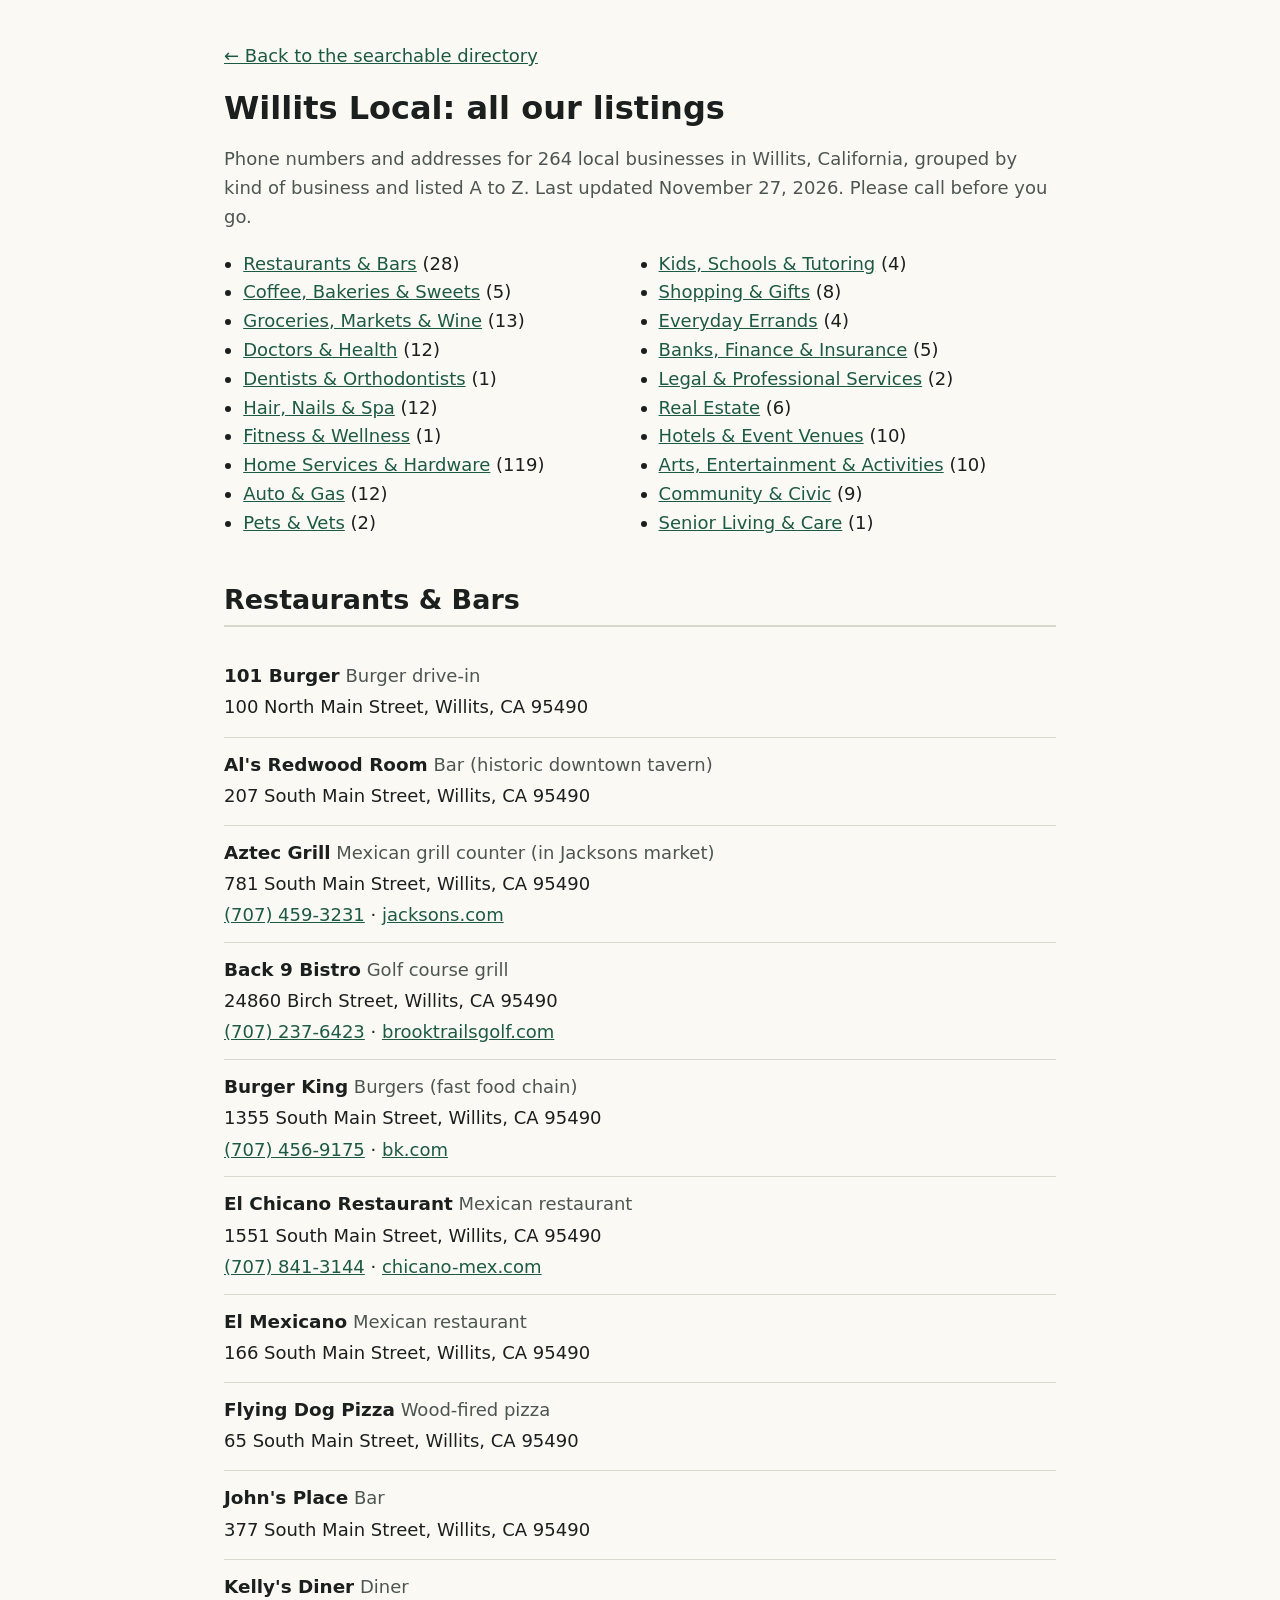
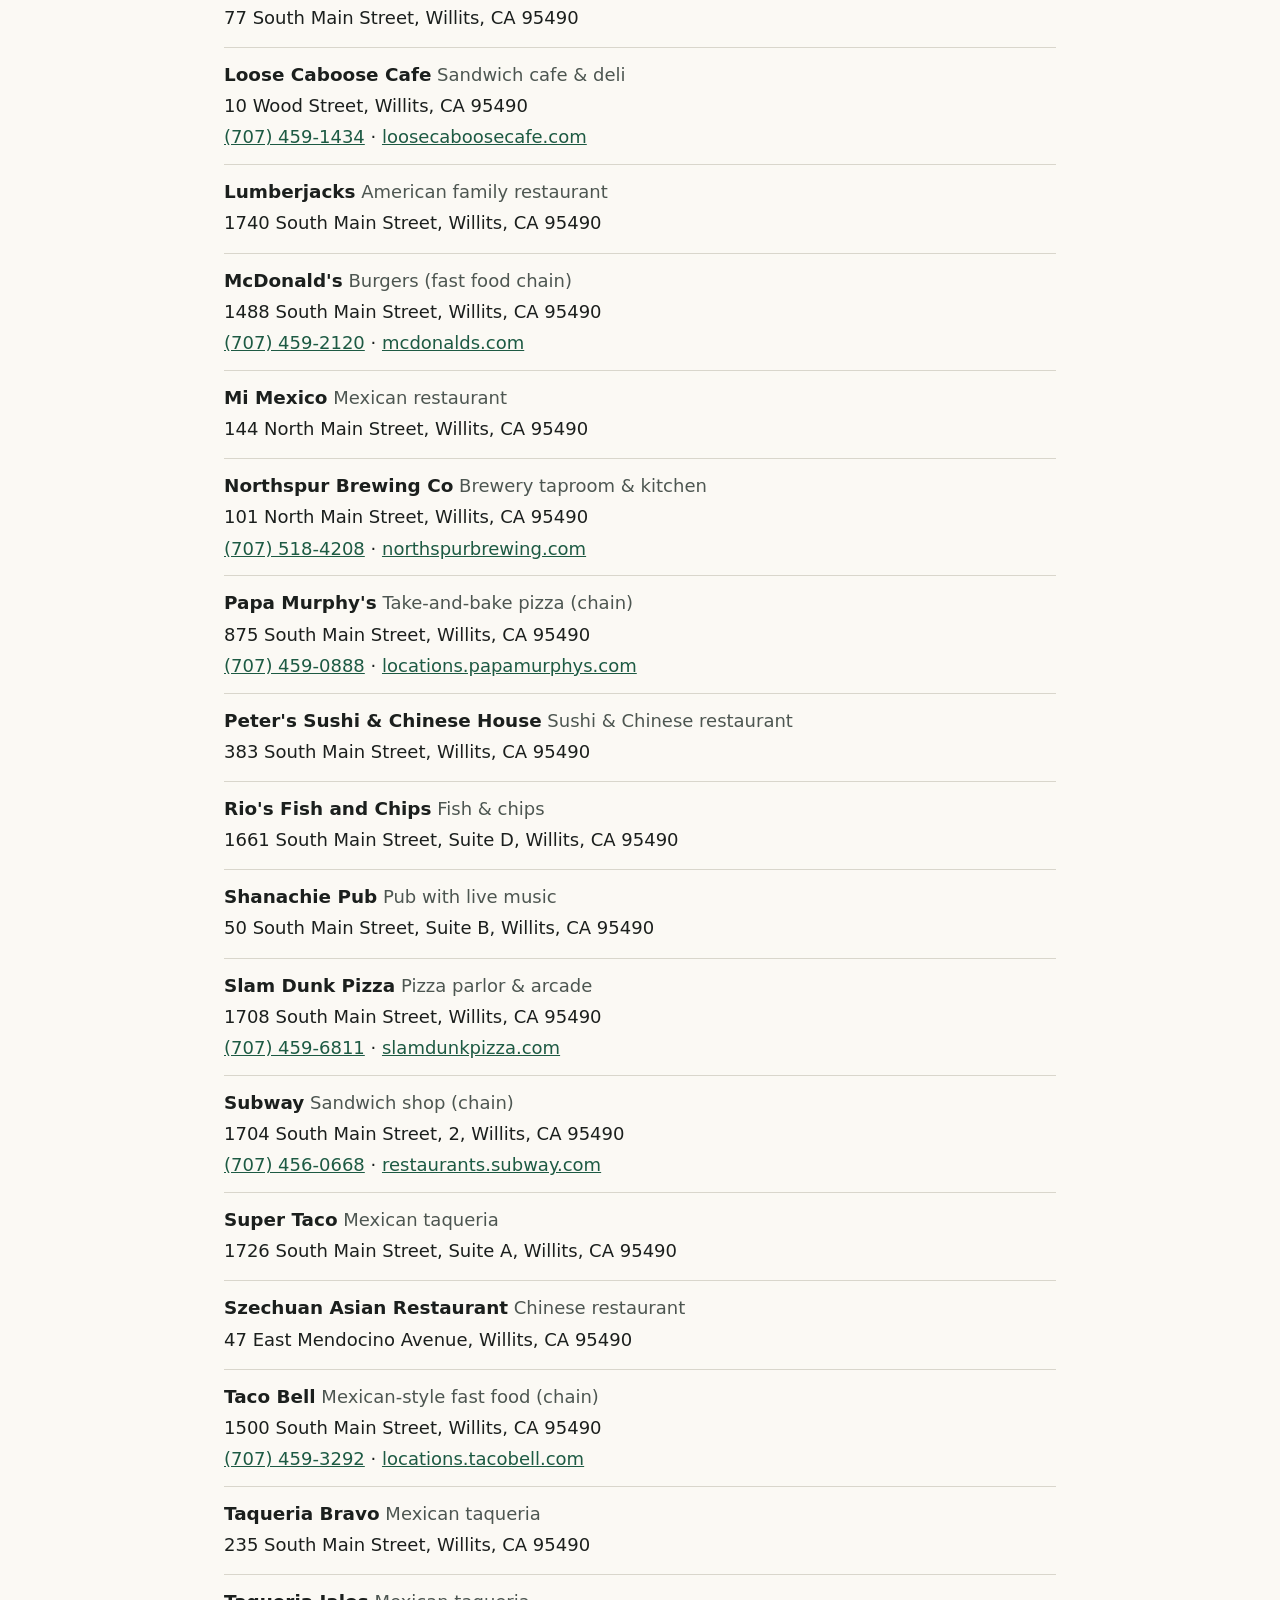
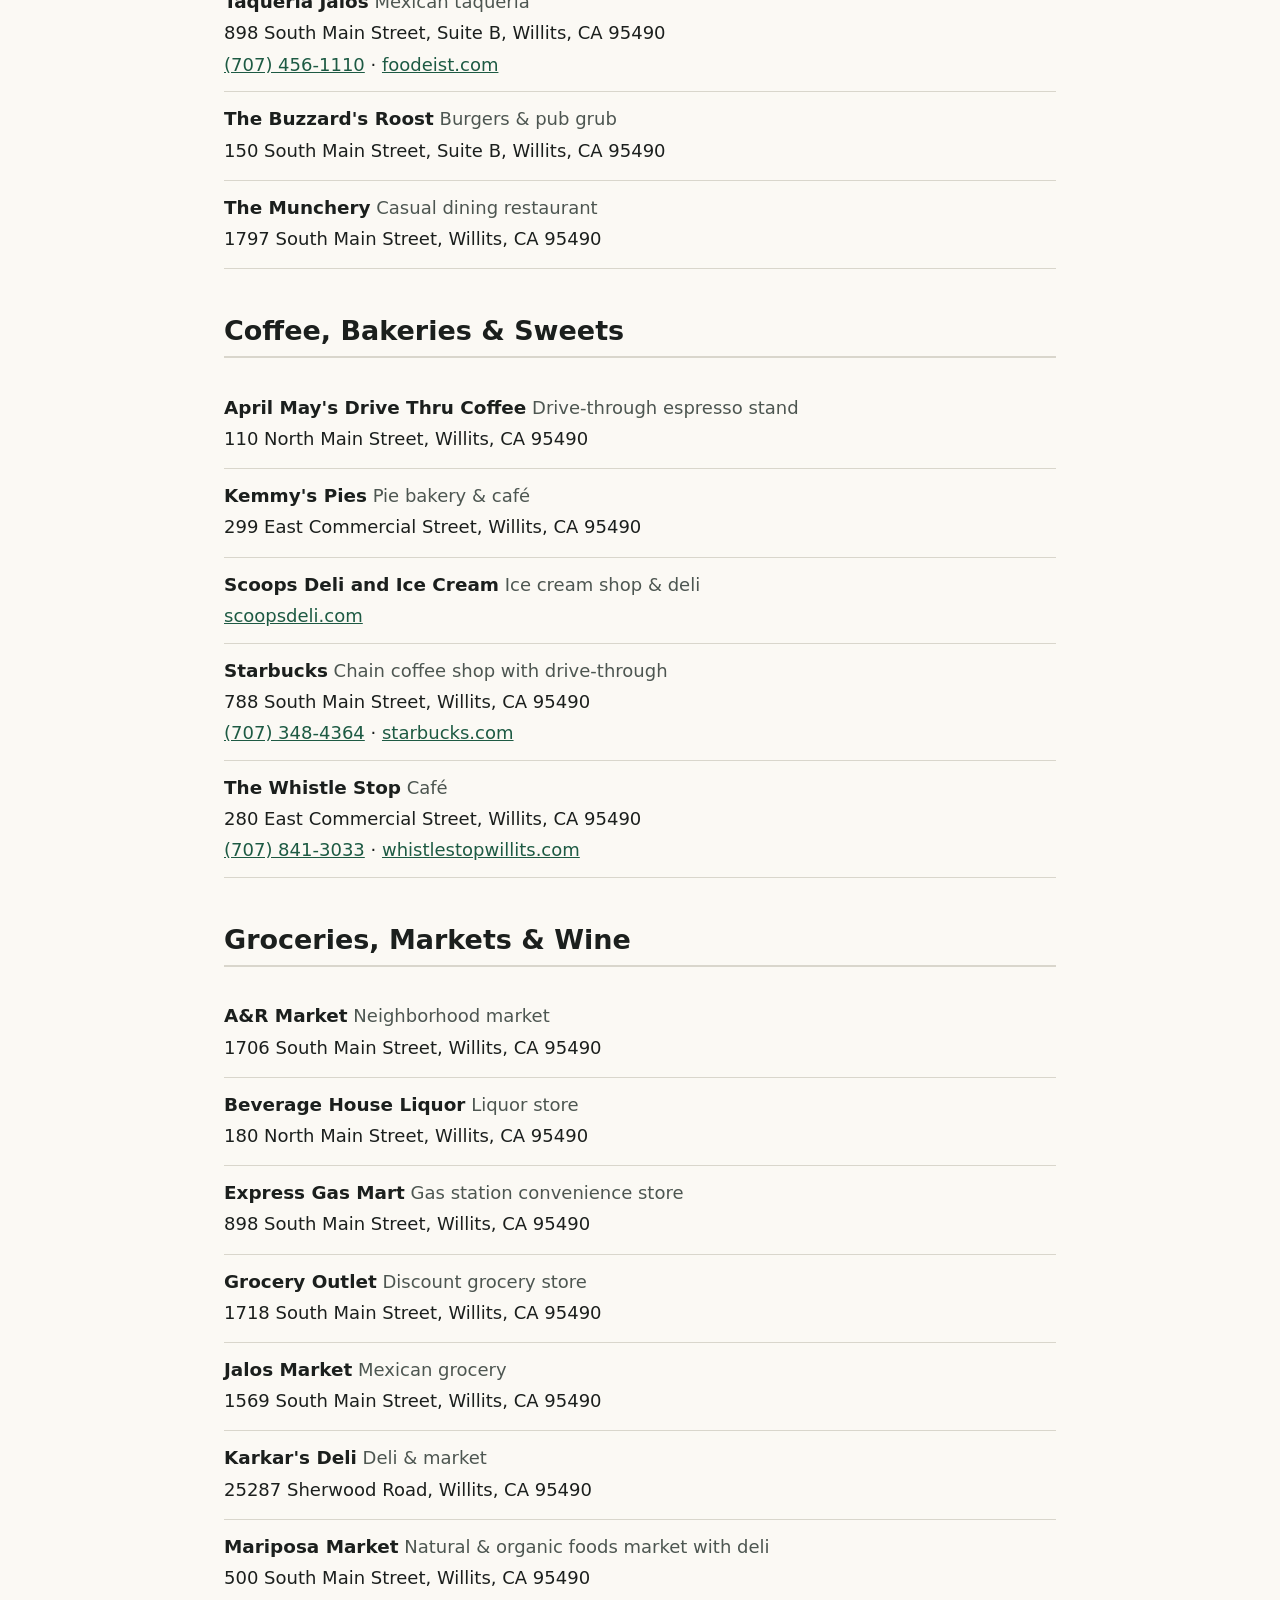
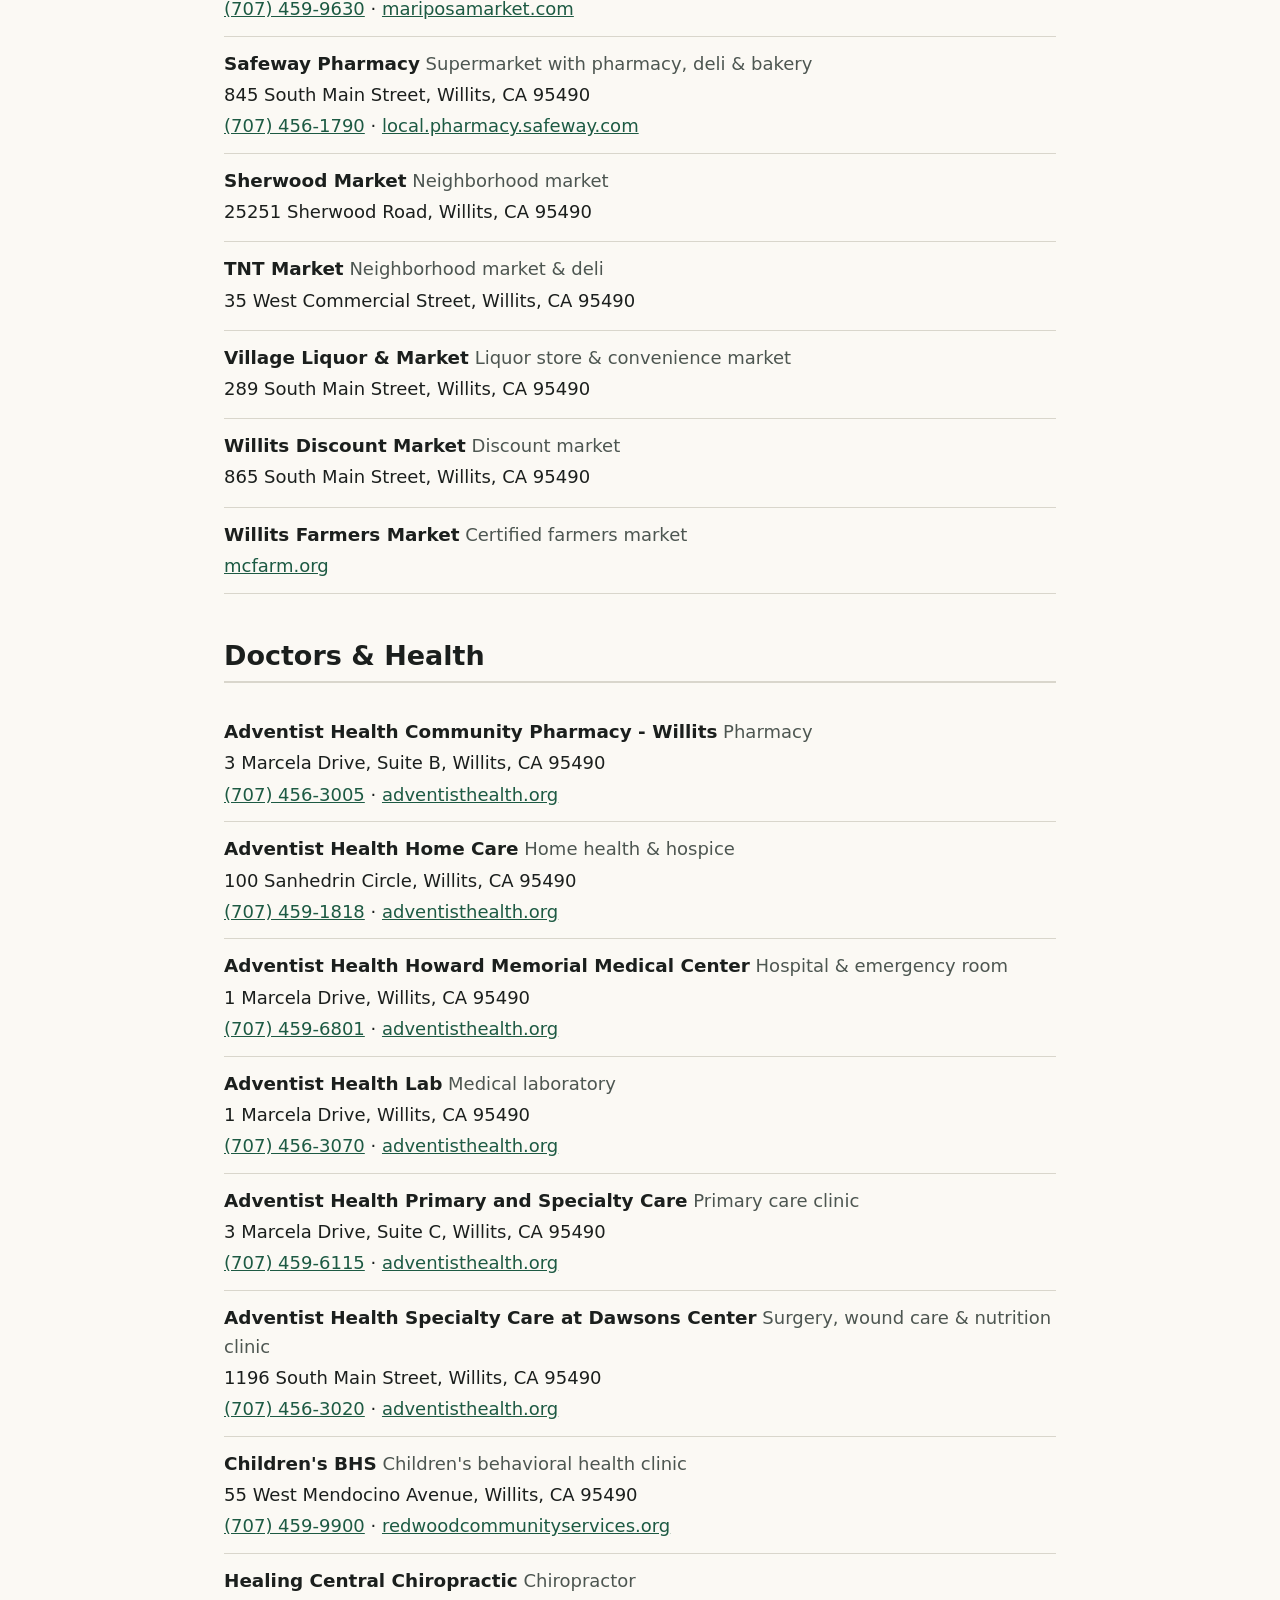
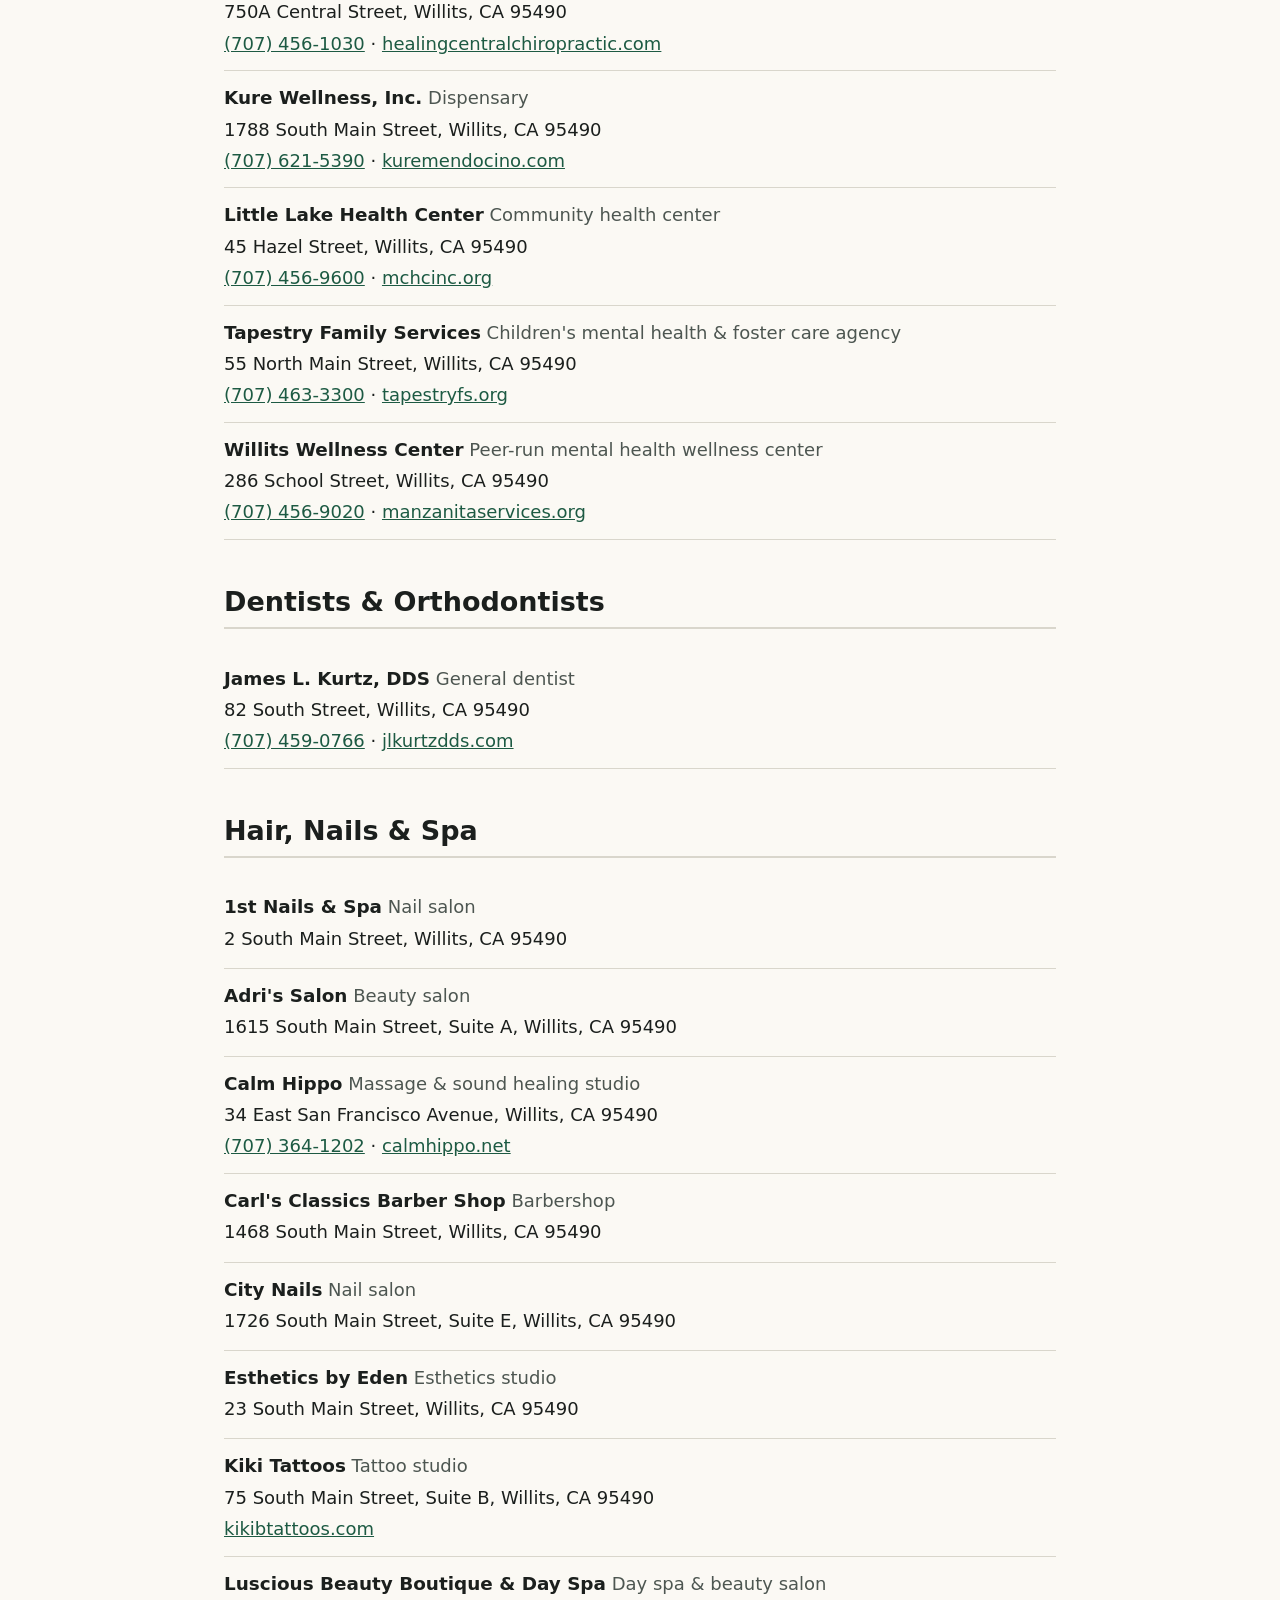
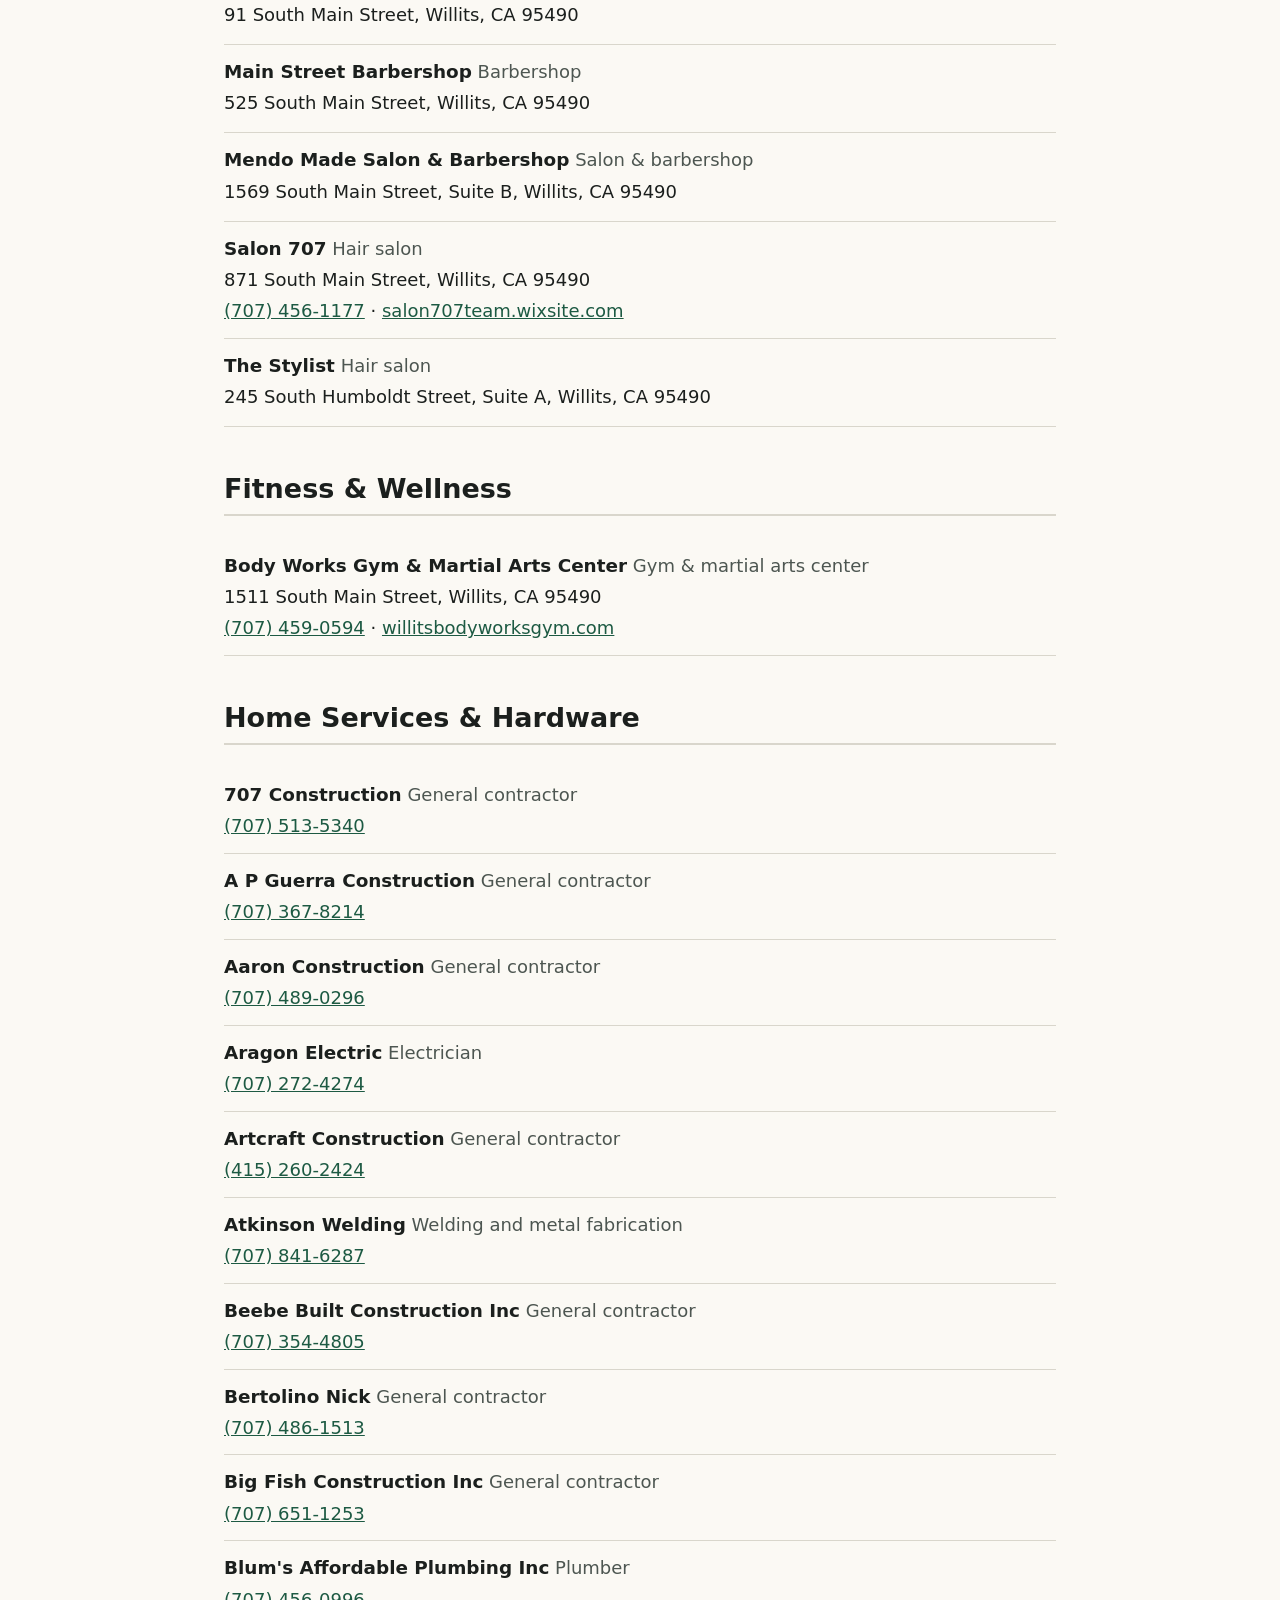
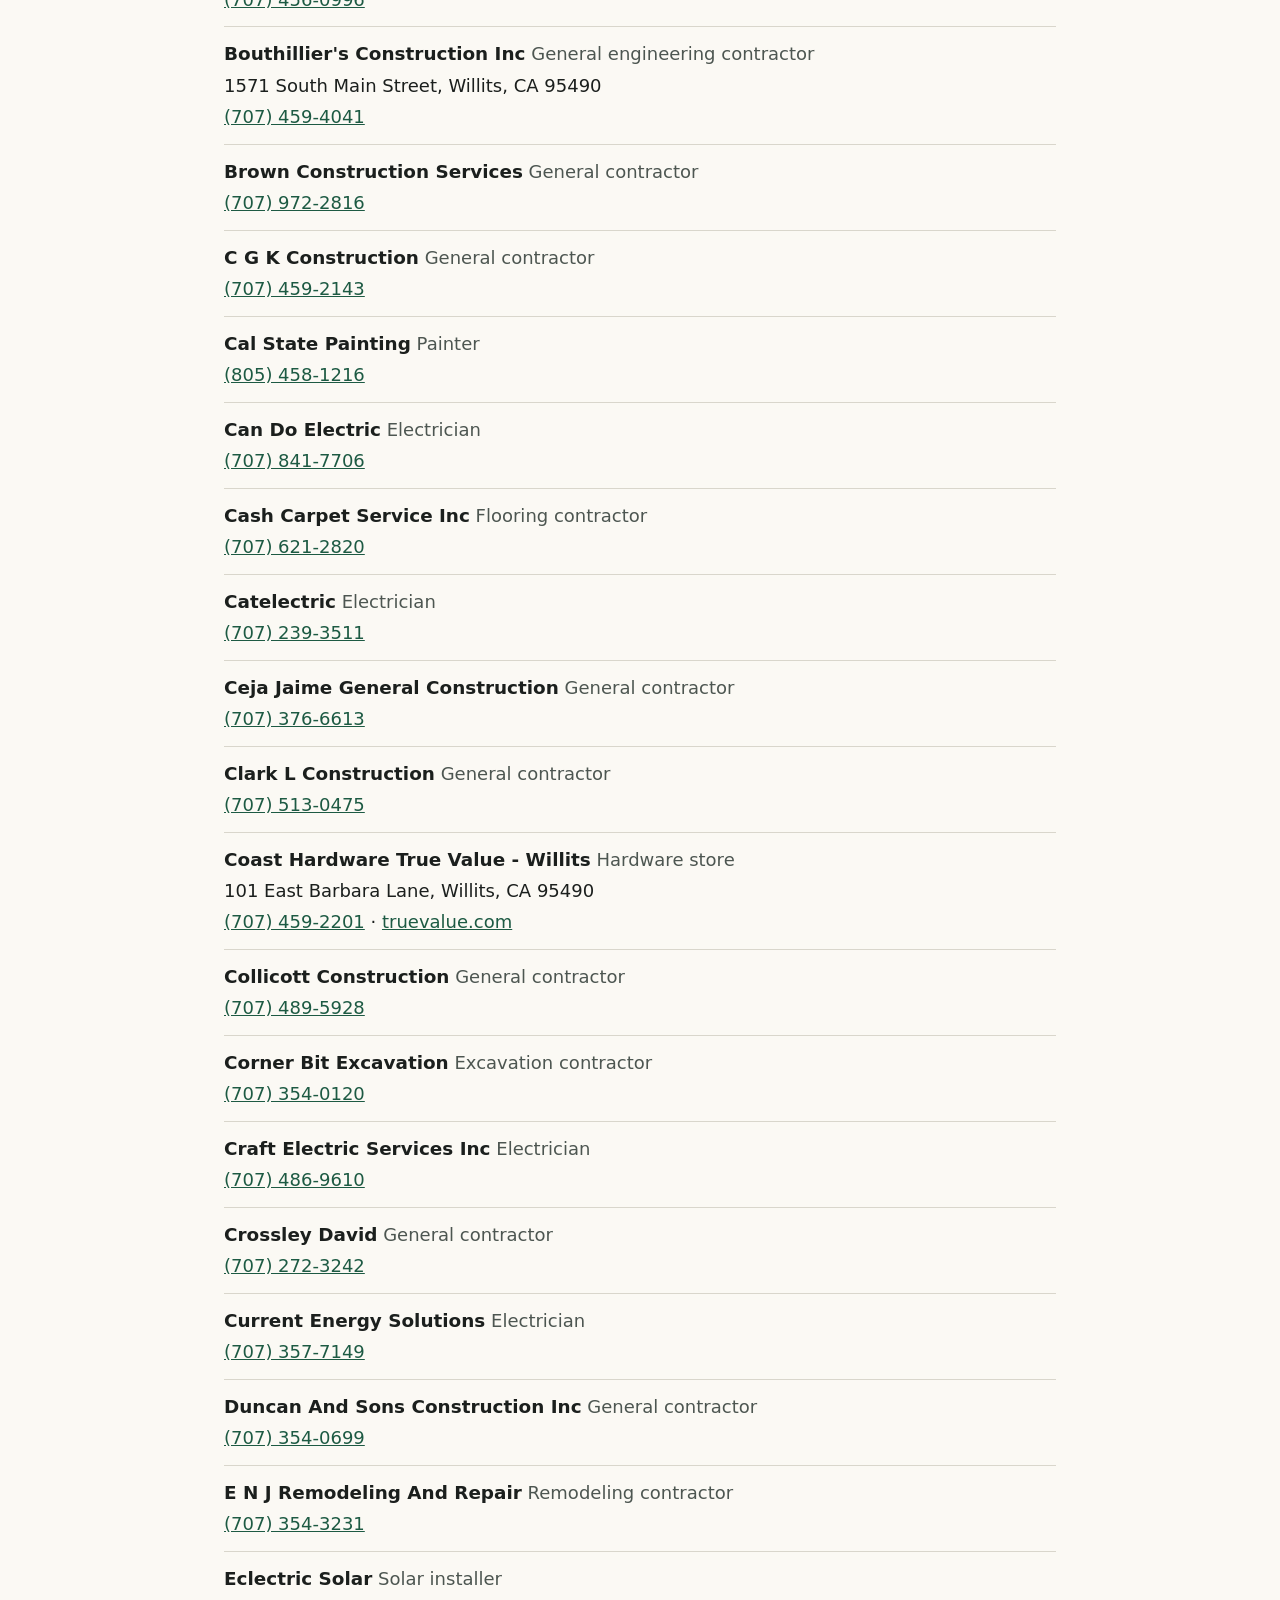
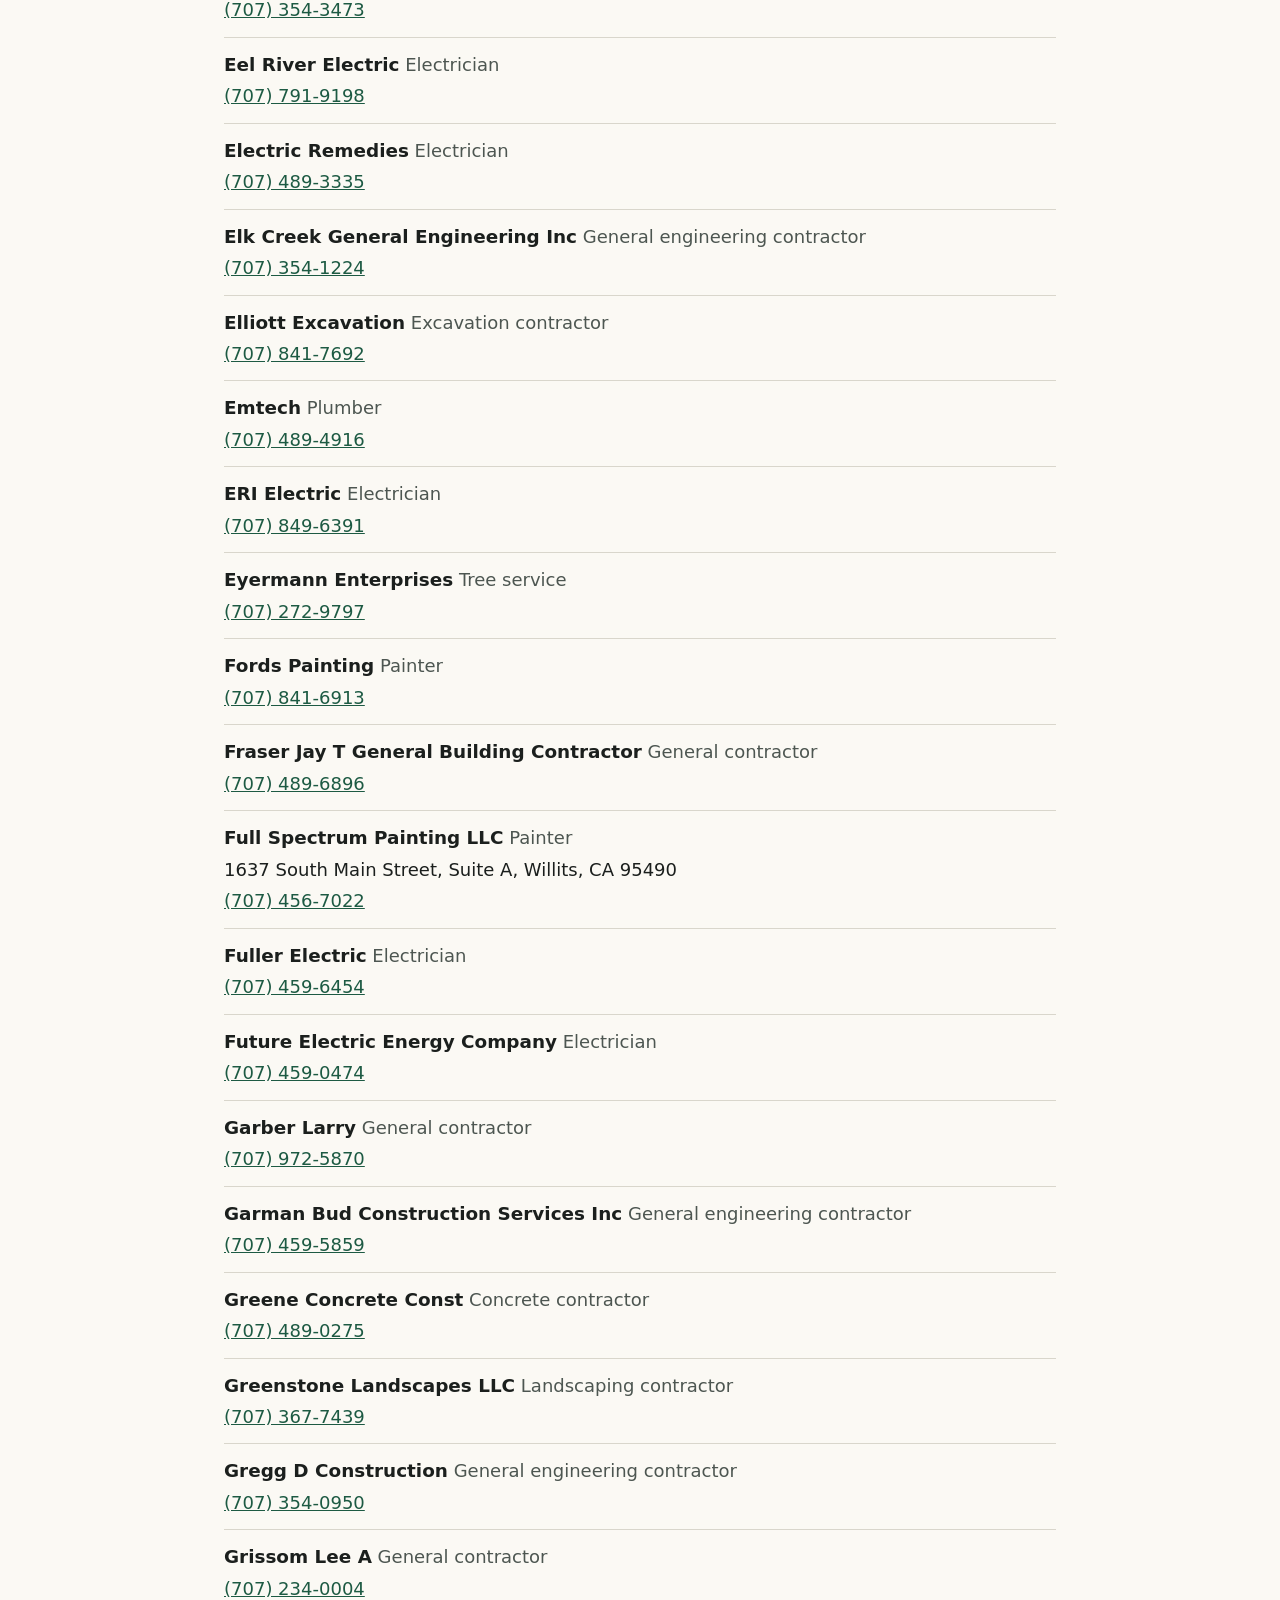
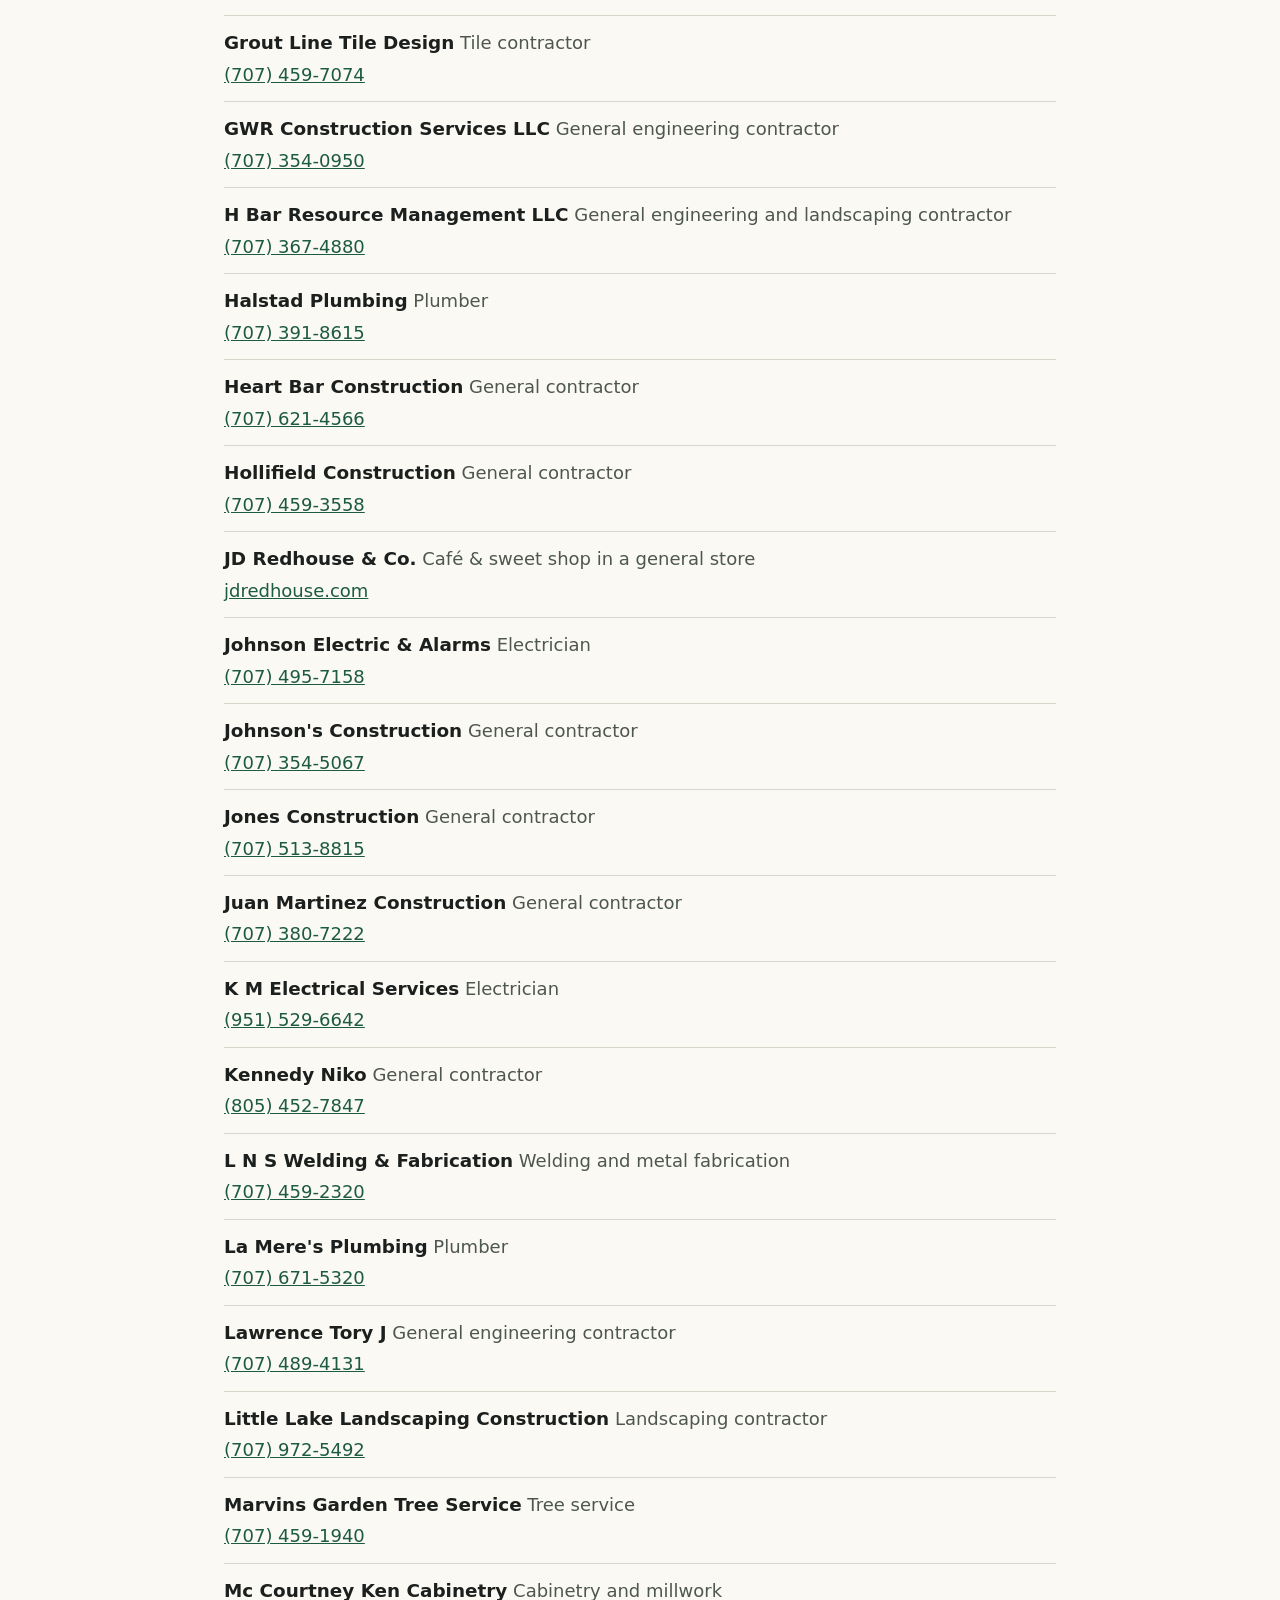
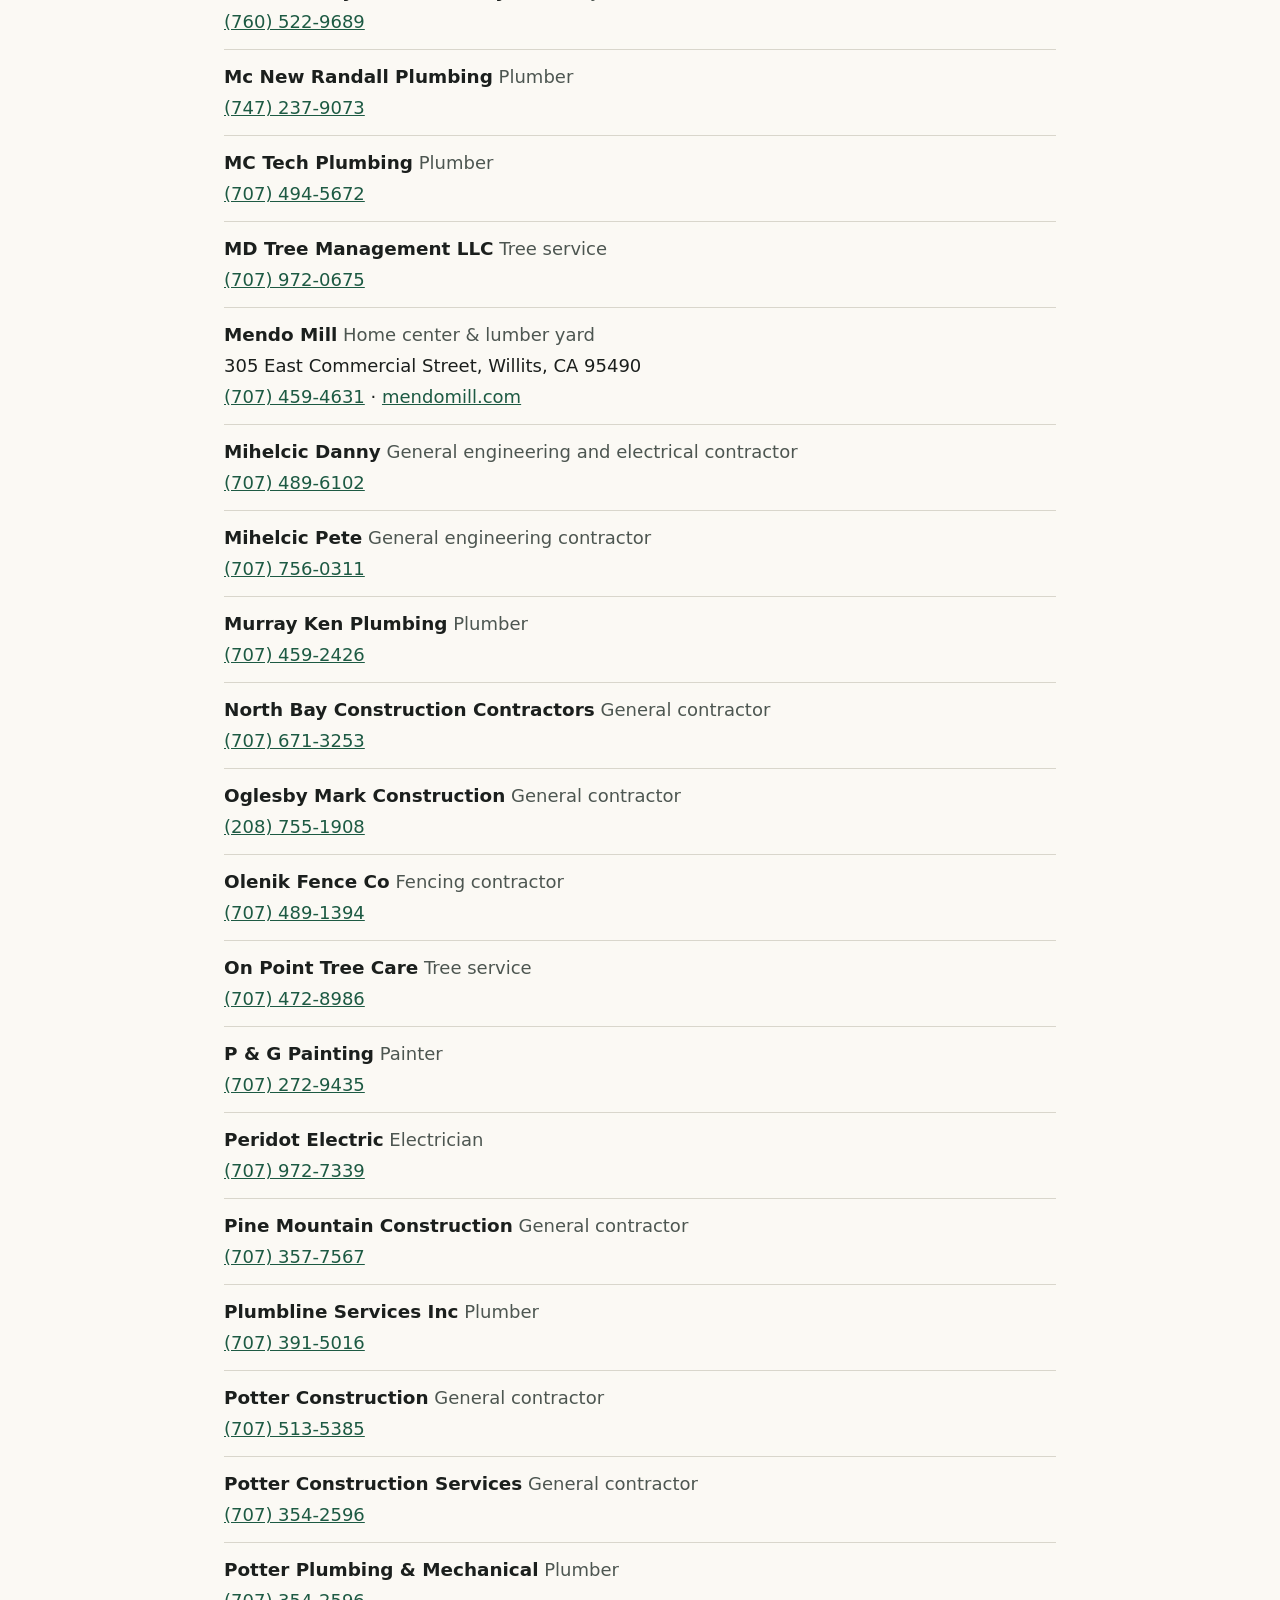
<file: directory.html>
<!doctype html>
<html lang="en">
<head>
<meta charset="utf-8">
<meta name="viewport" content="width=device-width, initial-scale=1">
<title>Willits Local: printable list of all our listings</title>
<meta name="description" content="A plain, printable list of 264 local businesses in Willits, California, grouped by kind of business, with phone numbers and addresses.">
<link rel="canonical" href="https://glid-tech.github.io/hyperlocal-willits-ca/directory.html">
<style>
  :root { color-scheme: light dark; --ink:#1b1f1d; --muted:#4d5651; --line:#d9d6cc; --bg:#fbf9f4; --link:#1d5a43; }
  @media (prefers-color-scheme: dark) { :root { --ink:#ecebe6; --muted:#b9bdb8; --line:#3a403c; --bg:#111613; --link:#8fd3b2; } }
  body { margin:0; background:var(--bg); color:var(--ink); font:1.125rem/1.6 system-ui, -apple-system, "Segoe UI", Roboto, sans-serif; }
  main { max-width: 52rem; margin: 0 auto; padding: 1.5rem 1rem 4rem; }
  h1 { font-size: 2rem; line-height: 1.2; margin: .5rem 0; } h2 { margin-top: 2.5rem; border-bottom: 2px solid var(--line); padding-bottom: .25rem; }
  a { color: var(--link); overflow-wrap: anywhere; } .muted { color: var(--muted); }
  nav ul { columns: 2; padding-left: 1.2rem; } nav li { break-inside: avoid; }
  .list { list-style: none; margin: 0; padding: 0; }
  .biz { padding: .75rem 0; border-bottom: 1px solid var(--line); break-inside: avoid; }
  .biz h3 { display: inline; font-size: 1.15rem; margin: 0; } .biz div { margin-top: .15rem; }
  @media print { nav, .noprint { display:none } body { font-size: 11pt; } h2 { break-after: avoid; } a { color: inherit; text-decoration: none; } }
</style>
</head>
<body>
<main>
<p class="noprint"><a href="./">&larr; Back to the searchable directory</a></p>
<h1>Willits Local: all our listings</h1>
<p class="muted">Phone numbers and addresses for 264 local businesses in Willits, California, grouped by kind of business and listed A to Z. Last updated November 27, 2026. Please call before you go.</p>
<nav aria-label="Kinds of business"><ul>
<li><a href="#restaurants">Restaurants &amp; Bars</a> (28)</li>
<li><a href="#cafes-treats">Coffee, Bakeries &amp; Sweets</a> (5)</li>
<li><a href="#groceries">Groceries, Markets &amp; Wine</a> (13)</li>
<li><a href="#health">Doctors &amp; Health</a> (12)</li>
<li><a href="#dental">Dentists &amp; Orthodontists</a> (1)</li>
<li><a href="#beauty">Hair, Nails &amp; Spa</a> (12)</li>
<li><a href="#fitness">Fitness &amp; Wellness</a> (1)</li>
<li><a href="#home">Home Services &amp; Hardware</a> (119)</li>
<li><a href="#auto">Auto &amp; Gas</a> (12)</li>
<li><a href="#pets">Pets &amp; Vets</a> (2)</li>
<li><a href="#kids">Kids, Schools &amp; Tutoring</a> (4)</li>
<li><a href="#shopping">Shopping &amp; Gifts</a> (8)</li>
<li><a href="#errands">Everyday Errands</a> (4)</li>
<li><a href="#money">Banks, Finance &amp; Insurance</a> (5)</li>
<li><a href="#professional">Legal &amp; Professional Services</a> (2)</li>
<li><a href="#real-estate">Real Estate</a> (6)</li>
<li><a href="#hotels-events">Hotels &amp; Event Venues</a> (10)</li>
<li><a href="#arts-fun">Arts, Entertainment &amp; Activities</a> (10)</li>
<li><a href="#community">Community &amp; Civic</a> (9)</li>
<li><a href="#senior">Senior Living &amp; Care</a> (1)</li>
</ul></nav>
<section id="restaurants" aria-labelledby="h-restaurants">
<h2 id="h-restaurants">Restaurants &amp; Bars</h2>
<ul class="list">
<li class="biz" id="b-101-burger-100"><h3>101 Burger</h3> <span class="muted">Burger drive-in</span>
<div>100 North Main Street, Willits, CA 95490</div>
<div></div></li>
<li class="biz" id="b-als-redwood-room-207"><h3>Al&#39;s Redwood Room</h3> <span class="muted">Bar (historic downtown tavern)</span>
<div>207 South Main Street, Willits, CA 95490</div>
<div></div></li>
<li class="biz" id="b-aztec-grill-781"><h3>Aztec Grill</h3> <span class="muted">Mexican grill counter (in Jacksons market)</span>
<div>781 South Main Street, Willits, CA 95490</div>
<div><a href="tel:+17074593231">(707) 459-3231</a> &middot; <a href="https://jacksons.com/aztec-grill/" rel="noopener">jacksons.com</a></div></li>
<li class="biz" id="b-back-9-bistro-24860"><h3>Back 9 Bistro</h3> <span class="muted">Golf course grill</span>
<div>24860 Birch Street, Willits, CA 95490</div>
<div><a href="tel:+17072376423">(707) 237-6423</a> &middot; <a href="https://www.brooktrailsgolf.com/dining/" rel="noopener">brooktrailsgolf.com</a></div></li>
<li class="biz" id="b-burger-king-1355"><h3>Burger King</h3> <span class="muted">Burgers (fast food chain)</span>
<div>1355 South Main Street, Willits, CA 95490</div>
<div><a href="tel:+17074569175">(707) 456-9175</a> &middot; <a href="https://www.bk.com/store-locator/store/7431" rel="noopener">bk.com</a></div></li>
<li class="biz" id="b-el-chicano-restaurant-1551"><h3>El Chicano Restaurant</h3> <span class="muted">Mexican restaurant</span>
<div>1551 South Main Street, Willits, CA 95490</div>
<div><a href="tel:+17078413144">(707) 841-3144</a> &middot; <a href="https://www.chicano-mex.com" rel="noopener">chicano-mex.com</a></div></li>
<li class="biz" id="b-el-mexicano-166"><h3>El Mexicano</h3> <span class="muted">Mexican restaurant</span>
<div>166 South Main Street, Willits, CA 95490</div>
<div></div></li>
<li class="biz" id="b-flying-dog-pizza-65"><h3>Flying Dog Pizza</h3> <span class="muted">Wood-fired pizza</span>
<div>65 South Main Street, Willits, CA 95490</div>
<div></div></li>
<li class="biz" id="b-johns-place-377"><h3>John&#39;s Place</h3> <span class="muted">Bar</span>
<div>377 South Main Street, Willits, CA 95490</div>
<div></div></li>
<li class="biz" id="b-kellys-diner-77"><h3>Kelly&#39;s Diner</h3> <span class="muted">Diner</span>
<div>77 South Main Street, Willits, CA 95490</div>
<div></div></li>
<li class="biz" id="b-loose-caboose-cafe-10"><h3>Loose Caboose Cafe</h3> <span class="muted">Sandwich cafe &amp; deli</span>
<div>10 Wood Street, Willits, CA 95490</div>
<div><a href="tel:+17074591434">(707) 459-1434</a> &middot; <a href="https://loosecaboosecafe.com" rel="noopener">loosecaboosecafe.com</a></div></li>
<li class="biz" id="b-lumberjacks-1740"><h3>Lumberjacks</h3> <span class="muted">American family restaurant</span>
<div>1740 South Main Street, Willits, CA 95490</div>
<div></div></li>
<li class="biz" id="b-mcdonalds-1488"><h3>McDonald&#39;s</h3> <span class="muted">Burgers (fast food chain)</span>
<div>1488 South Main Street, Willits, CA 95490</div>
<div><a href="tel:+17074592120">(707) 459-2120</a> &middot; <a href="https://www.mcdonalds.com/us/en-us/location/ca/willits/1488-s-main-st/6949.html" rel="noopener">mcdonalds.com</a></div></li>
<li class="biz" id="b-mi-mexico-144"><h3>Mi Mexico</h3> <span class="muted">Mexican restaurant</span>
<div>144 North Main Street, Willits, CA 95490</div>
<div></div></li>
<li class="biz" id="b-northspur-brewing-co-101"><h3>Northspur Brewing Co</h3> <span class="muted">Brewery taproom &amp; kitchen</span>
<div>101 North Main Street, Willits, CA 95490</div>
<div><a href="tel:+17075184208">(707) 518-4208</a> &middot; <a href="https://northspurbrewing.com" rel="noopener">northspurbrewing.com</a></div></li>
<li class="biz" id="b-papa-murphys-875"><h3>Papa Murphy&#39;s</h3> <span class="muted">Take-and-bake pizza (chain)</span>
<div>875 South Main Street, Willits, CA 95490</div>
<div><a href="tel:+17074590888">(707) 459-0888</a> &middot; <a href="https://locations.papamurphys.com/ca/willits/875-south-main-street" rel="noopener">locations.papamurphys.com</a></div></li>
<li class="biz" id="b-peters-sushi-and-chinese-house-383"><h3>Peter&#39;s Sushi &amp; Chinese House</h3> <span class="muted">Sushi &amp; Chinese restaurant</span>
<div>383 South Main Street, Willits, CA 95490</div>
<div></div></li>
<li class="biz" id="b-rios-fish-and-chips-1661"><h3>Rio&#39;s Fish and Chips</h3> <span class="muted">Fish &amp; chips</span>
<div>1661 South Main Street, Suite D, Willits, CA 95490</div>
<div></div></li>
<li class="biz" id="b-shanachie-pub-50"><h3>Shanachie Pub</h3> <span class="muted">Pub with live music</span>
<div>50 South Main Street, Suite B, Willits, CA 95490</div>
<div></div></li>
<li class="biz" id="b-slam-dunk-pizza-1708"><h3>Slam Dunk Pizza</h3> <span class="muted">Pizza parlor &amp; arcade</span>
<div>1708 South Main Street, Willits, CA 95490</div>
<div><a href="tel:+17074596811">(707) 459-6811</a> &middot; <a href="https://www.slamdunkpizza.com" rel="noopener">slamdunkpizza.com</a></div></li>
<li class="biz" id="b-subway-1704"><h3>Subway</h3> <span class="muted">Sandwich shop (chain)</span>
<div>1704 South Main Street, 2, Willits, CA 95490</div>
<div><a href="tel:+17074560668">(707) 456-0668</a> &middot; <a href="https://restaurants.subway.com/united-states/ca/willits/1704-s-main-st" rel="noopener">restaurants.subway.com</a></div></li>
<li class="biz" id="b-super-taco-1726"><h3>Super Taco</h3> <span class="muted">Mexican taqueria</span>
<div>1726 South Main Street, Suite A, Willits, CA 95490</div>
<div></div></li>
<li class="biz" id="b-szechuan-asian-restaurant-47"><h3>Szechuan Asian Restaurant</h3> <span class="muted">Chinese restaurant</span>
<div>47 East Mendocino Avenue, Willits, CA 95490</div>
<div></div></li>
<li class="biz" id="b-taco-bell-1500"><h3>Taco Bell</h3> <span class="muted">Mexican-style fast food (chain)</span>
<div>1500 South Main Street, Willits, CA 95490</div>
<div><a href="tel:+17074593292">(707) 459-3292</a> &middot; <a href="https://locations.tacobell.com/ca/willits/1500-s-main-st.html" rel="noopener">locations.tacobell.com</a></div></li>
<li class="biz" id="b-taqueria-bravo-235"><h3>Taqueria Bravo</h3> <span class="muted">Mexican taqueria</span>
<div>235 South Main Street, Willits, CA 95490</div>
<div></div></li>
<li class="biz" id="b-taqueria-jalos-898"><h3>Taqueria Jalos</h3> <span class="muted">Mexican taqueria</span>
<div>898 South Main Street, Suite B, Willits, CA 95490</div>
<div><a href="tel:+17074561110">(707) 456-1110</a> &middot; <a href="https://foodeist.com/place/taqueriajalos" rel="noopener">foodeist.com</a></div></li>
<li class="biz" id="b-the-buzzards-roost-150"><h3>The Buzzard&#39;s Roost</h3> <span class="muted">Burgers &amp; pub grub</span>
<div>150 South Main Street, Suite B, Willits, CA 95490</div>
<div></div></li>
<li class="biz" id="b-the-munchery-1797"><h3>The Munchery</h3> <span class="muted">Casual dining restaurant</span>
<div>1797 South Main Street, Willits, CA 95490</div>
<div></div></li>
</ul>
</section>
<section id="cafes-treats" aria-labelledby="h-cafes-treats">
<h2 id="h-cafes-treats">Coffee, Bakeries &amp; Sweets</h2>
<ul class="list">
<li class="biz" id="b-april-mays-drive-thru-coffee-110"><h3>April May&#39;s Drive Thru Coffee</h3> <span class="muted">Drive-through espresso stand</span>
<div>110 North Main Street, Willits, CA 95490</div>
<div></div></li>
<li class="biz" id="b-kemmys-pies-299"><h3>Kemmy&#39;s Pies</h3> <span class="muted">Pie bakery &amp; café</span>
<div>299 East Commercial Street, Willits, CA 95490</div>
<div></div></li>
<li class="biz" id="b-scoops-deli-and-ice-cream-110"><h3>Scoops Deli and Ice Cream</h3> <span class="muted">Ice cream shop &amp; deli</span>
<div></div>
<div><a href="https://scoopsdeli.com" rel="noopener">scoopsdeli.com</a></div></li>
<li class="biz" id="b-starbucks-788"><h3>Starbucks</h3> <span class="muted">Chain coffee shop with drive-through</span>
<div>788 South Main Street, Willits, CA 95490</div>
<div><a href="tel:+17073484364">(707) 348-4364</a> &middot; <a href="https://www.starbucks.com/stores/69922-304864/ca/willits/788-s-main-st-willits" rel="noopener">starbucks.com</a></div></li>
<li class="biz" id="b-the-whistle-stop-280"><h3>The Whistle Stop</h3> <span class="muted">Café</span>
<div>280 East Commercial Street, Willits, CA 95490</div>
<div><a href="tel:+17078413033">(707) 841-3033</a> &middot; <a href="https://www.whistlestopwillits.com" rel="noopener">whistlestopwillits.com</a></div></li>
</ul>
</section>
<section id="groceries" aria-labelledby="h-groceries">
<h2 id="h-groceries">Groceries, Markets &amp; Wine</h2>
<ul class="list">
<li class="biz" id="b-a-and-r-market-1706"><h3>A&amp;R Market</h3> <span class="muted">Neighborhood market</span>
<div>1706 South Main Street, Willits, CA 95490</div>
<div></div></li>
<li class="biz" id="b-beverage-house-liquor-180"><h3>Beverage House Liquor</h3> <span class="muted">Liquor store</span>
<div>180 North Main Street, Willits, CA 95490</div>
<div></div></li>
<li class="biz" id="b-express-gas-mart-898"><h3>Express Gas Mart</h3> <span class="muted">Gas station convenience store</span>
<div>898 South Main Street, Willits, CA 95490</div>
<div></div></li>
<li class="biz" id="b-grocery-outlet-1718"><h3>Grocery Outlet</h3> <span class="muted">Discount grocery store</span>
<div>1718 South Main Street, Willits, CA 95490</div>
<div></div></li>
<li class="biz" id="b-jalos-market-1569"><h3>Jalos Market</h3> <span class="muted">Mexican grocery</span>
<div>1569 South Main Street, Willits, CA 95490</div>
<div></div></li>
<li class="biz" id="b-karkars-deli-25287"><h3>Karkar&#39;s Deli</h3> <span class="muted">Deli &amp; market</span>
<div>25287 Sherwood Road, Willits, CA 95490</div>
<div></div></li>
<li class="biz" id="b-mariposa-market-500"><h3>Mariposa Market</h3> <span class="muted">Natural &amp; organic foods market with deli</span>
<div>500 South Main Street, Willits, CA 95490</div>
<div><a href="tel:+17074599630">(707) 459-9630</a> &middot; <a href="https://www.mariposamarket.com" rel="noopener">mariposamarket.com</a></div></li>
<li class="biz" id="b-safeway-845"><h3>Safeway Pharmacy</h3> <span class="muted">Supermarket with pharmacy, deli &amp; bakery</span>
<div>845 South Main Street, Willits, CA 95490</div>
<div><a href="tel:+17074561790">(707) 456-1790</a> &middot; <a href="https://local.pharmacy.safeway.com/safeway/ca/willits/845-s-main-st.html" rel="noopener">local.pharmacy.safeway.com</a></div></li>
<li class="biz" id="b-sherwood-market-25251"><h3>Sherwood Market</h3> <span class="muted">Neighborhood market</span>
<div>25251 Sherwood Road, Willits, CA 95490</div>
<div></div></li>
<li class="biz" id="b-tnt-market-35"><h3>TNT Market</h3> <span class="muted">Neighborhood market &amp; deli</span>
<div>35 West Commercial Street, Willits, CA 95490</div>
<div></div></li>
<li class="biz" id="b-village-liquor-and-market-289"><h3>Village Liquor &amp; Market</h3> <span class="muted">Liquor store &amp; convenience market</span>
<div>289 South Main Street, Willits, CA 95490</div>
<div></div></li>
<li class="biz" id="b-willits-discount-market-865"><h3>Willits Discount Market</h3> <span class="muted">Discount market</span>
<div>865 South Main Street, Willits, CA 95490</div>
<div></div></li>
<li class="biz" id="b-willits-farmers-market"><h3>Willits Farmers Market</h3> <span class="muted">Certified farmers market</span>
<div></div>
<div><a href="https://mcfarm.org/farmers-markets/willits-market" rel="noopener">mcfarm.org</a></div></li>
</ul>
</section>
<section id="health" aria-labelledby="h-health">
<h2 id="h-health">Doctors &amp; Health</h2>
<ul class="list">
<li class="biz" id="b-adventist-health-community-pharmacy-willits-3"><h3>Adventist Health Community Pharmacy - Willits</h3> <span class="muted">Pharmacy</span>
<div>3 Marcela Drive, Suite B, Willits, CA 95490</div>
<div><a href="tel:+17074563005">(707) 456-3005</a> &middot; <a href="https://www.adventisthealth.org/howard-memorial/locations/adventist-health-community-pharmacy-willits-4769" rel="noopener">adventisthealth.org</a></div></li>
<li class="biz" id="b-adventist-health-home-care-100"><h3>Adventist Health Home Care</h3> <span class="muted">Home health &amp; hospice</span>
<div>100 Sanhedrin Circle, Willits, CA 95490</div>
<div><a href="tel:+17074591818">(707) 459-1818</a> &middot; <a href="https://www.adventisthealth.org/howard-memorial/locations/adventist-health-home-care-4755" rel="noopener">adventisthealth.org</a></div></li>
<li class="biz" id="b-adventist-health-howard-memorial-medical-center-1"><h3>Adventist Health Howard Memorial Medical Center</h3> <span class="muted">Hospital &amp; emergency room</span>
<div>1 Marcela Drive, Willits, CA 95490</div>
<div><a href="tel:+17074596801">(707) 459-6801</a> &middot; <a href="https://www.adventisthealth.org/howard-memorial/" rel="noopener">adventisthealth.org</a></div></li>
<li class="biz" id="b-adventist-health-lab-1"><h3>Adventist Health Lab</h3> <span class="muted">Medical laboratory</span>
<div>1 Marcela Drive, Willits, CA 95490</div>
<div><a href="tel:+17074563070">(707) 456-3070</a> &middot; <a href="https://www.adventisthealth.org/howard-memorial/locations/adventist-health-lab-7706" rel="noopener">adventisthealth.org</a></div></li>
<li class="biz" id="b-adventist-health-primary-and-specialty-care-3"><h3>Adventist Health Primary and Specialty Care</h3> <span class="muted">Primary care clinic</span>
<div>3 Marcela Drive, Suite C, Willits, CA 95490</div>
<div><a href="tel:+17074596115">(707) 459-6115</a> &middot; <a href="https://www.adventisthealth.org/howard-memorial/locations/adventist-health-primary-and-specialty-care-4367" rel="noopener">adventisthealth.org</a></div></li>
<li class="biz" id="b-adventist-health-specialty-care-at-dawsons-center-1196"><h3>Adventist Health Specialty Care at Dawsons Center</h3> <span class="muted">Surgery, wound care &amp; nutrition clinic</span>
<div>1196 South Main Street, Willits, CA 95490</div>
<div><a href="tel:+17074563020">(707) 456-3020</a> &middot; <a href="https://www.adventisthealth.org/howard-memorial/locations/adventist-health-specialty-care-at-dawsons-center-8361" rel="noopener">adventisthealth.org</a></div></li>
<li class="biz" id="b-redwood-community-services-childrens-behavioral-health-willi-55"><h3>Children&#39;s BHS</h3> <span class="muted">Children&#39;s behavioral health clinic</span>
<div>55 West Mendocino Avenue, Willits, CA 95490</div>
<div><a href="tel:+17074599900">(707) 459-9900</a> &middot; <a href="https://www.redwoodcommunityservices.org" rel="noopener">redwoodcommunityservices.org</a></div></li>
<li class="biz" id="b-healing-central-chiropractic-750"><h3>Healing Central Chiropractic</h3> <span class="muted">Chiropractor</span>
<div>750A Central Street, Willits, CA 95490</div>
<div><a href="tel:+17074561030">(707) 456-1030</a> &middot; <a href="https://www.healingcentralchiropractic.com" rel="noopener">healingcentralchiropractic.com</a></div></li>
<li class="biz" id="b-kure-wellness-1788"><h3>Kure Wellness, Inc.</h3> <span class="muted">Dispensary</span>
<div>1788 South Main Street, Willits, CA 95490</div>
<div><a href="tel:+17076215390">(707) 621-5390</a> &middot; <a href="https://kuremendocino.com" rel="noopener">kuremendocino.com</a></div></li>
<li class="biz" id="b-mchc-little-lake-health-center-45"><h3>Little Lake Health Center</h3> <span class="muted">Community health center</span>
<div>45 Hazel Street, Willits, CA 95490</div>
<div><a href="tel:+17074569600">(707) 456-9600</a> &middot; <a href="https://mchcinc.org/locations/little-lake-willits/" rel="noopener">mchcinc.org</a></div></li>
<li class="biz" id="b-tapestry-family-services-willits-55"><h3>Tapestry Family Services</h3> <span class="muted">Children&#39;s mental health &amp; foster care agency</span>
<div>55 North Main Street, Willits, CA 95490</div>
<div><a href="tel:+17074633300">(707) 463-3300</a> &middot; <a href="https://tapestryfs.org" rel="noopener">tapestryfs.org</a></div></li>
<li class="biz" id="b-manzanita-services-willits-wellness-center-286"><h3>Willits Wellness Center</h3> <span class="muted">Peer-run mental health wellness center</span>
<div>286 School Street, Willits, CA 95490</div>
<div><a href="tel:+17074569020">(707) 456-9020</a> &middot; <a href="https://www.manzanitaservices.org" rel="noopener">manzanitaservices.org</a></div></li>
</ul>
</section>
<section id="dental" aria-labelledby="h-dental">
<h2 id="h-dental">Dentists &amp; Orthodontists</h2>
<ul class="list">
<li class="biz" id="b-james-l-kurtz-dds-82"><h3>James L. Kurtz, DDS</h3> <span class="muted">General dentist</span>
<div>82 South Street, Willits, CA 95490</div>
<div><a href="tel:+17074590766">(707) 459-0766</a> &middot; <a href="https://jlkurtzdds.com" rel="noopener">jlkurtzdds.com</a></div></li>
</ul>
</section>
<section id="beauty" aria-labelledby="h-beauty">
<h2 id="h-beauty">Hair, Nails &amp; Spa</h2>
<ul class="list">
<li class="biz" id="b-first-nails-spa"><h3>1st Nails &amp; Spa</h3> <span class="muted">Nail salon</span>
<div>2 South Main Street, Willits, CA 95490</div>
<div></div></li>
<li class="biz" id="b-adris-salon"><h3>Adri&#39;s Salon</h3> <span class="muted">Beauty salon</span>
<div>1615 South Main Street, Suite A, Willits, CA 95490</div>
<div></div></li>
<li class="biz" id="b-calm-hippo-34"><h3>Calm Hippo</h3> <span class="muted">Massage &amp; sound healing studio</span>
<div>34 East San Francisco Avenue, Willits, CA 95490</div>
<div><a href="tel:+17073641202">(707) 364-1202</a> &middot; <a href="https://calmhippo.net" rel="noopener">calmhippo.net</a></div></li>
<li class="biz" id="b-carls-classics-barbershop"><h3>Carl&#39;s Classics Barber Shop</h3> <span class="muted">Barbershop</span>
<div>1468 South Main Street, Willits, CA 95490</div>
<div></div></li>
<li class="biz" id="b-city-nails"><h3>City Nails</h3> <span class="muted">Nail salon</span>
<div>1726 South Main Street, Suite E, Willits, CA 95490</div>
<div></div></li>
<li class="biz" id="b-esthetics-by-eden"><h3>Esthetics by Eden</h3> <span class="muted">Esthetics studio</span>
<div>23 South Main Street, Willits, CA 95490</div>
<div></div></li>
<li class="biz" id="b-kiki-tattoos-75"><h3>Kiki Tattoos</h3> <span class="muted">Tattoo studio</span>
<div>75 South Main Street, Suite B, Willits, CA 95490</div>
<div><a href="https://www.kikibtattoos.com" rel="noopener">kikibtattoos.com</a></div></li>
<li class="biz" id="b-luscious-beauty-boutique-and-day-spa"><h3>Luscious Beauty Boutique &amp; Day Spa</h3> <span class="muted">Day spa &amp; beauty salon</span>
<div>91 South Main Street, Willits, CA 95490</div>
<div></div></li>
<li class="biz" id="b-main-street-barbershop"><h3>Main Street Barbershop</h3> <span class="muted">Barbershop</span>
<div>525 South Main Street, Willits, CA 95490</div>
<div></div></li>
<li class="biz" id="b-mendo-made-salon-and-barbershop"><h3>Mendo Made Salon &amp; Barbershop</h3> <span class="muted">Salon &amp; barbershop</span>
<div>1569 South Main Street, Suite B, Willits, CA 95490</div>
<div></div></li>
<li class="biz" id="b-salon-707-871"><h3>Salon 707</h3> <span class="muted">Hair salon</span>
<div>871 South Main Street, Willits, CA 95490</div>
<div><a href="tel:+17074561177">(707) 456-1177</a> &middot; <a href="https://salon707team.wixsite.com/website" rel="noopener">salon707team.wixsite.com</a></div></li>
<li class="biz" id="b-the-stylist-hair-salon"><h3>The Stylist</h3> <span class="muted">Hair salon</span>
<div>245 South Humboldt Street, Suite A, Willits, CA 95490</div>
<div></div></li>
</ul>
</section>
<section id="fitness" aria-labelledby="h-fitness">
<h2 id="h-fitness">Fitness &amp; Wellness</h2>
<ul class="list">
<li class="biz" id="b-body-works-gym-and-martial-arts-center-1511"><h3>Body Works Gym &amp; Martial Arts Center</h3> <span class="muted">Gym &amp; martial arts center</span>
<div>1511 South Main Street, Willits, CA 95490</div>
<div><a href="tel:+17074590594">(707) 459-0594</a> &middot; <a href="https://www.willitsbodyworksgym.com" rel="noopener">willitsbodyworksgym.com</a></div></li>
</ul>
</section>
<section id="home" aria-labelledby="h-home">
<h2 id="h-home">Home Services &amp; Hardware</h2>
<ul class="list">
<li class="biz" id="b-707-construction"><h3>707 Construction</h3> <span class="muted">General contractor</span>
<div></div>
<div><a href="tel:+17075135340">(707) 513-5340</a></div></li>
<li class="biz" id="b-a-p-guerra-construction"><h3>A P Guerra Construction</h3> <span class="muted">General contractor</span>
<div></div>
<div><a href="tel:+17073678214">(707) 367-8214</a></div></li>
<li class="biz" id="b-aaron-construction"><h3>Aaron Construction</h3> <span class="muted">General contractor</span>
<div></div>
<div><a href="tel:+17074890296">(707) 489-0296</a></div></li>
<li class="biz" id="b-aragon-electric"><h3>Aragon Electric</h3> <span class="muted">Electrician</span>
<div></div>
<div><a href="tel:+17072724274">(707) 272-4274</a></div></li>
<li class="biz" id="b-artcraft-construction"><h3>Artcraft Construction</h3> <span class="muted">General contractor</span>
<div></div>
<div><a href="tel:+14152602424">(415) 260-2424</a></div></li>
<li class="biz" id="b-atkinson-welding"><h3>Atkinson Welding</h3> <span class="muted">Welding and metal fabrication</span>
<div></div>
<div><a href="tel:+17078416287">(707) 841-6287</a></div></li>
<li class="biz" id="b-beebe-built-construction-inc"><h3>Beebe Built Construction Inc</h3> <span class="muted">General contractor</span>
<div></div>
<div><a href="tel:+17073544805">(707) 354-4805</a></div></li>
<li class="biz" id="b-nick-bertolino"><h3>Bertolino Nick</h3> <span class="muted">General contractor</span>
<div></div>
<div><a href="tel:+17074861513">(707) 486-1513</a></div></li>
<li class="biz" id="b-big-fish-construction-inc"><h3>Big Fish Construction Inc</h3> <span class="muted">General contractor</span>
<div></div>
<div><a href="tel:+17076511253">(707) 651-1253</a></div></li>
<li class="biz" id="b-blums-affordable-plumbing-inc"><h3>Blum&#39;s Affordable Plumbing Inc</h3> <span class="muted">Plumber</span>
<div></div>
<div><a href="tel:+17074560996">(707) 456-0996</a></div></li>
<li class="biz" id="b-bouthilliers-construction-inc-1571"><h3>Bouthillier&#39;s Construction Inc</h3> <span class="muted">General engineering contractor</span>
<div>1571 South Main Street, Willits, CA 95490</div>
<div><a href="tel:+17074594041">(707) 459-4041</a></div></li>
<li class="biz" id="b-brown-construction-services"><h3>Brown Construction Services</h3> <span class="muted">General contractor</span>
<div></div>
<div><a href="tel:+17079722816">(707) 972-2816</a></div></li>
<li class="biz" id="b-c-g-k-construction"><h3>C G K Construction</h3> <span class="muted">General contractor</span>
<div></div>
<div><a href="tel:+17074592143">(707) 459-2143</a></div></li>
<li class="biz" id="b-cal-state-painting"><h3>Cal State Painting</h3> <span class="muted">Painter</span>
<div></div>
<div><a href="tel:+18054581216">(805) 458-1216</a></div></li>
<li class="biz" id="b-can-do-electric"><h3>Can Do Electric</h3> <span class="muted">Electrician</span>
<div></div>
<div><a href="tel:+17078417706">(707) 841-7706</a></div></li>
<li class="biz" id="b-cash-carpet-service-inc"><h3>Cash Carpet Service Inc</h3> <span class="muted">Flooring contractor</span>
<div></div>
<div><a href="tel:+17076212820">(707) 621-2820</a></div></li>
<li class="biz" id="b-catelectric"><h3>Catelectric</h3> <span class="muted">Electrician</span>
<div></div>
<div><a href="tel:+17072393511">(707) 239-3511</a></div></li>
<li class="biz" id="b-jaime-ceja-general-construction"><h3>Ceja Jaime General Construction</h3> <span class="muted">General contractor</span>
<div></div>
<div><a href="tel:+17073766613">(707) 376-6613</a></div></li>
<li class="biz" id="b-l-clark-construction"><h3>Clark L Construction</h3> <span class="muted">General contractor</span>
<div></div>
<div><a href="tel:+17075130475">(707) 513-0475</a></div></li>
<li class="biz" id="b-coast-hardware-true-value-101"><h3>Coast Hardware True Value - Willits</h3> <span class="muted">Hardware store</span>
<div>101 East Barbara Lane, Willits, CA 95490</div>
<div><a href="tel:+17074592201">(707) 459-2201</a> &middot; <a href="https://www.truevalue.com/find-a-store/california/10004-coast-hardware-true-value-willits/" rel="noopener">truevalue.com</a></div></li>
<li class="biz" id="b-collicott-construction"><h3>Collicott Construction</h3> <span class="muted">General contractor</span>
<div></div>
<div><a href="tel:+17074895928">(707) 489-5928</a></div></li>
<li class="biz" id="b-corner-bit-excavation"><h3>Corner Bit Excavation</h3> <span class="muted">Excavation contractor</span>
<div></div>
<div><a href="tel:+17073540120">(707) 354-0120</a></div></li>
<li class="biz" id="b-craft-electric-services-inc"><h3>Craft Electric Services Inc</h3> <span class="muted">Electrician</span>
<div></div>
<div><a href="tel:+17074869610">(707) 486-9610</a></div></li>
<li class="biz" id="b-david-crossley"><h3>Crossley David</h3> <span class="muted">General contractor</span>
<div></div>
<div><a href="tel:+17072723242">(707) 272-3242</a></div></li>
<li class="biz" id="b-current-energy-solutions"><h3>Current Energy Solutions</h3> <span class="muted">Electrician</span>
<div></div>
<div><a href="tel:+17073577149">(707) 357-7149</a></div></li>
<li class="biz" id="b-duncan-and-sons-construction-inc"><h3>Duncan And Sons Construction Inc</h3> <span class="muted">General contractor</span>
<div></div>
<div><a href="tel:+17073540699">(707) 354-0699</a></div></li>
<li class="biz" id="b-e-n-j-remodeling-and-repair"><h3>E N J Remodeling And Repair</h3> <span class="muted">Remodeling contractor</span>
<div></div>
<div><a href="tel:+17073543231">(707) 354-3231</a></div></li>
<li class="biz" id="b-eclectric-solar"><h3>Eclectric Solar</h3> <span class="muted">Solar installer</span>
<div></div>
<div><a href="tel:+17073543473">(707) 354-3473</a></div></li>
<li class="biz" id="b-eel-river-electric"><h3>Eel River Electric</h3> <span class="muted">Electrician</span>
<div></div>
<div><a href="tel:+17077919198">(707) 791-9198</a></div></li>
<li class="biz" id="b-electric-remedies"><h3>Electric Remedies</h3> <span class="muted">Electrician</span>
<div></div>
<div><a href="tel:+17074893335">(707) 489-3335</a></div></li>
<li class="biz" id="b-elk-creek-general-engineering-inc"><h3>Elk Creek General Engineering Inc</h3> <span class="muted">General engineering contractor</span>
<div></div>
<div><a href="tel:+17073541224">(707) 354-1224</a></div></li>
<li class="biz" id="b-elliott-excavation"><h3>Elliott Excavation</h3> <span class="muted">Excavation contractor</span>
<div></div>
<div><a href="tel:+17078417692">(707) 841-7692</a></div></li>
<li class="biz" id="b-emtech"><h3>Emtech</h3> <span class="muted">Plumber</span>
<div></div>
<div><a href="tel:+17074894916">(707) 489-4916</a></div></li>
<li class="biz" id="b-eri-electric"><h3>ERI Electric</h3> <span class="muted">Electrician</span>
<div></div>
<div><a href="tel:+17078496391">(707) 849-6391</a></div></li>
<li class="biz" id="b-eyermann-enterprises"><h3>Eyermann Enterprises</h3> <span class="muted">Tree service</span>
<div></div>
<div><a href="tel:+17072729797">(707) 272-9797</a></div></li>
<li class="biz" id="b-fords-painting"><h3>Fords Painting</h3> <span class="muted">Painter</span>
<div></div>
<div><a href="tel:+17078416913">(707) 841-6913</a></div></li>
<li class="biz" id="b-jay-t-fraser-general-building-contractor"><h3>Fraser Jay T General Building Contractor</h3> <span class="muted">General contractor</span>
<div></div>
<div><a href="tel:+17074896896">(707) 489-6896</a></div></li>
<li class="biz" id="b-full-spectrum-painting-llc-1637"><h3>Full Spectrum Painting LLC</h3> <span class="muted">Painter</span>
<div>1637 South Main Street, Suite A, Willits, CA 95490</div>
<div><a href="tel:+17074567022">(707) 456-7022</a></div></li>
<li class="biz" id="b-fuller-electric"><h3>Fuller Electric</h3> <span class="muted">Electrician</span>
<div></div>
<div><a href="tel:+17074596454">(707) 459-6454</a></div></li>
<li class="biz" id="b-future-electric-energy-company"><h3>Future Electric Energy Company</h3> <span class="muted">Electrician</span>
<div></div>
<div><a href="tel:+17074590474">(707) 459-0474</a></div></li>
<li class="biz" id="b-larry-garber"><h3>Garber Larry</h3> <span class="muted">General contractor</span>
<div></div>
<div><a href="tel:+17079725870">(707) 972-5870</a></div></li>
<li class="biz" id="b-bud-garman-construction-services-inc"><h3>Garman Bud Construction Services Inc</h3> <span class="muted">General engineering contractor</span>
<div></div>
<div><a href="tel:+17074595859">(707) 459-5859</a></div></li>
<li class="biz" id="b-greene-concrete-construction"><h3>Greene Concrete Const</h3> <span class="muted">Concrete contractor</span>
<div></div>
<div><a href="tel:+17074890275">(707) 489-0275</a></div></li>
<li class="biz" id="b-greenstone-landscapes-llc"><h3>Greenstone Landscapes LLC</h3> <span class="muted">Landscaping contractor</span>
<div></div>
<div><a href="tel:+17073677439">(707) 367-7439</a></div></li>
<li class="biz" id="b-d-gregg-construction"><h3>Gregg D Construction</h3> <span class="muted">General engineering contractor</span>
<div></div>
<div><a href="tel:+17073540950">(707) 354-0950</a></div></li>
<li class="biz" id="b-lee-a-grissom"><h3>Grissom Lee A</h3> <span class="muted">General contractor</span>
<div></div>
<div><a href="tel:+17072340004">(707) 234-0004</a></div></li>
<li class="biz" id="b-grout-line-tile-design"><h3>Grout Line Tile Design</h3> <span class="muted">Tile contractor</span>
<div></div>
<div><a href="tel:+17074597074">(707) 459-7074</a></div></li>
<li class="biz" id="b-gwr-construction-services-llc"><h3>GWR Construction Services LLC</h3> <span class="muted">General engineering contractor</span>
<div></div>
<div><a href="tel:+17073540950">(707) 354-0950</a></div></li>
<li class="biz" id="b-h-bar-resource-management-llc"><h3>H Bar Resource Management LLC</h3> <span class="muted">General engineering and landscaping contractor</span>
<div></div>
<div><a href="tel:+17073674880">(707) 367-4880</a></div></li>
<li class="biz" id="b-halstad-plumbing"><h3>Halstad Plumbing</h3> <span class="muted">Plumber</span>
<div></div>
<div><a href="tel:+17073918615">(707) 391-8615</a></div></li>
<li class="biz" id="b-heart-bar-construction"><h3>Heart Bar Construction</h3> <span class="muted">General contractor</span>
<div></div>
<div><a href="tel:+17076214566">(707) 621-4566</a></div></li>
<li class="biz" id="b-hollifield-construction"><h3>Hollifield Construction</h3> <span class="muted">General contractor</span>
<div></div>
<div><a href="tel:+17074593558">(707) 459-3558</a></div></li>
<li class="biz" id="b-jd-redhouse-and-co-212"><h3>JD Redhouse &amp; Co.</h3> <span class="muted">Café &amp; sweet shop in a general store</span>
<div></div>
<div><a href="https://jdredhouse.com" rel="noopener">jdredhouse.com</a></div></li>
<li class="biz" id="b-johnson-electric-and-alarms"><h3>Johnson Electric &amp; Alarms</h3> <span class="muted">Electrician</span>
<div></div>
<div><a href="tel:+17074957158">(707) 495-7158</a></div></li>
<li class="biz" id="b-johnsons-construction"><h3>Johnson&#39;s Construction</h3> <span class="muted">General contractor</span>
<div></div>
<div><a href="tel:+17073545067">(707) 354-5067</a></div></li>
<li class="biz" id="b-jones-construction"><h3>Jones Construction</h3> <span class="muted">General contractor</span>
<div></div>
<div><a href="tel:+17075138815">(707) 513-8815</a></div></li>
<li class="biz" id="b-juan-martinez-construction"><h3>Juan Martinez Construction</h3> <span class="muted">General contractor</span>
<div></div>
<div><a href="tel:+17073807222">(707) 380-7222</a></div></li>
<li class="biz" id="b-k-m-electrical-services"><h3>K M Electrical Services</h3> <span class="muted">Electrician</span>
<div></div>
<div><a href="tel:+19515296642">(951) 529-6642</a></div></li>
<li class="biz" id="b-niko-kennedy"><h3>Kennedy Niko</h3> <span class="muted">General contractor</span>
<div></div>
<div><a href="tel:+18054527847">(805) 452-7847</a></div></li>
<li class="biz" id="b-l-n-s-welding-and-fabrication"><h3>L N S Welding &amp; Fabrication</h3> <span class="muted">Welding and metal fabrication</span>
<div></div>
<div><a href="tel:+17074592320">(707) 459-2320</a></div></li>
<li class="biz" id="b-la-meres-plumbing"><h3>La Mere&#39;s Plumbing</h3> <span class="muted">Plumber</span>
<div></div>
<div><a href="tel:+17076715320">(707) 671-5320</a></div></li>
<li class="biz" id="b-tory-j-lawrence"><h3>Lawrence Tory J</h3> <span class="muted">General engineering contractor</span>
<div></div>
<div><a href="tel:+17074894131">(707) 489-4131</a></div></li>
<li class="biz" id="b-little-lake-landscaping-construction"><h3>Little Lake Landscaping Construction</h3> <span class="muted">Landscaping contractor</span>
<div></div>
<div><a href="tel:+17079725492">(707) 972-5492</a></div></li>
<li class="biz" id="b-marvins-garden-tree-service"><h3>Marvins Garden Tree Service</h3> <span class="muted">Tree service</span>
<div></div>
<div><a href="tel:+17074591940">(707) 459-1940</a></div></li>
<li class="biz" id="b-ken-mccourtney-cabinetry"><h3>Mc Courtney Ken Cabinetry</h3> <span class="muted">Cabinetry and millwork</span>
<div></div>
<div><a href="tel:+17605229689">(760) 522-9689</a></div></li>
<li class="biz" id="b-randall-mcnew-plumbing"><h3>Mc New Randall Plumbing</h3> <span class="muted">Plumber</span>
<div></div>
<div><a href="tel:+17472379073">(747) 237-9073</a></div></li>
<li class="biz" id="b-mc-tech-plumbing"><h3>MC Tech Plumbing</h3> <span class="muted">Plumber</span>
<div></div>
<div><a href="tel:+17074945672">(707) 494-5672</a></div></li>
<li class="biz" id="b-md-tree-management-llc"><h3>MD Tree Management LLC</h3> <span class="muted">Tree service</span>
<div></div>
<div><a href="tel:+17079720675">(707) 972-0675</a></div></li>
<li class="biz" id="b-mendo-mill-305"><h3>Mendo Mill</h3> <span class="muted">Home center &amp; lumber yard</span>
<div>305 East Commercial Street, Willits, CA 95490</div>
<div><a href="tel:+17074594631">(707) 459-4631</a> &middot; <a href="http://www.mendomill.com" rel="noopener">mendomill.com</a></div></li>
<li class="biz" id="b-danny-mihelcic"><h3>Mihelcic Danny</h3> <span class="muted">General engineering and electrical contractor</span>
<div></div>
<div><a href="tel:+17074896102">(707) 489-6102</a></div></li>
<li class="biz" id="b-pete-mihelcic"><h3>Mihelcic Pete</h3> <span class="muted">General engineering contractor</span>
<div></div>
<div><a href="tel:+17077560311">(707) 756-0311</a></div></li>
<li class="biz" id="b-ken-murray-plumbing"><h3>Murray Ken Plumbing</h3> <span class="muted">Plumber</span>
<div></div>
<div><a href="tel:+17074592426">(707) 459-2426</a></div></li>
<li class="biz" id="b-north-bay-construction-contractors"><h3>North Bay Construction Contractors</h3> <span class="muted">General contractor</span>
<div></div>
<div><a href="tel:+17076713253">(707) 671-3253</a></div></li>
<li class="biz" id="b-mark-oglesby-construction"><h3>Oglesby Mark Construction</h3> <span class="muted">General contractor</span>
<div></div>
<div><a href="tel:+12087551908">(208) 755-1908</a></div></li>
<li class="biz" id="b-olenik-fence-co"><h3>Olenik Fence Co</h3> <span class="muted">Fencing contractor</span>
<div></div>
<div><a href="tel:+17074891394">(707) 489-1394</a></div></li>
<li class="biz" id="b-on-point-tree-care"><h3>On Point Tree Care</h3> <span class="muted">Tree service</span>
<div></div>
<div><a href="tel:+17074728986">(707) 472-8986</a></div></li>
<li class="biz" id="b-p-and-g-painting"><h3>P &amp; G Painting</h3> <span class="muted">Painter</span>
<div></div>
<div><a href="tel:+17072729435">(707) 272-9435</a></div></li>
<li class="biz" id="b-peridot-electric"><h3>Peridot Electric</h3> <span class="muted">Electrician</span>
<div></div>
<div><a href="tel:+17079727339">(707) 972-7339</a></div></li>
<li class="biz" id="b-pine-mountain-construction"><h3>Pine Mountain Construction</h3> <span class="muted">General contractor</span>
<div></div>
<div><a href="tel:+17073577567">(707) 357-7567</a></div></li>
<li class="biz" id="b-plumbline-services-inc"><h3>Plumbline Services Inc</h3> <span class="muted">Plumber</span>
<div></div>
<div><a href="tel:+17073915016">(707) 391-5016</a></div></li>
<li class="biz" id="b-potter-construction"><h3>Potter Construction</h3> <span class="muted">General contractor</span>
<div></div>
<div><a href="tel:+17075135385">(707) 513-5385</a></div></li>
<li class="biz" id="b-potter-construction-services"><h3>Potter Construction Services</h3> <span class="muted">General contractor</span>
<div></div>
<div><a href="tel:+17073542596">(707) 354-2596</a></div></li>
<li class="biz" id="b-potter-plumbing-and-mechanical"><h3>Potter Plumbing &amp; Mechanical</h3> <span class="muted">Plumber</span>
<div></div>
<div><a href="tel:+17073542596">(707) 354-2596</a></div></li>
<li class="biz" id="b-brian-powell"><h3>Powell Brian</h3> <span class="muted">General contractor</span>
<div></div>
<div><a href="tel:+17072340025">(707) 234-0025</a></div></li>
<li class="biz" id="b-praedium-inc"><h3>Praedium Inc</h3> <span class="muted">Pool and spa service</span>
<div></div>
<div><a href="tel:+17072729260">(707) 272-9260</a></div></li>
<li class="biz" id="b-r-d-c-electric"><h3>R D C Electric</h3> <span class="muted">Electrician</span>
<div></div>
<div><a href="tel:+17608424278">(760) 842-4278</a></div></li>
<li class="biz" id="b-r-franco-construction-inc"><h3>R Franco Construction Inc</h3> <span class="muted">General contractor</span>
<div></div>
<div><a href="tel:+17073571830">(707) 357-1830</a></div></li>
<li class="biz" id="b-rbt-electric"><h3>RBT Electric</h3> <span class="muted">Electrician</span>
<div></div>
<div><a href="tel:+17079729197">(707) 972-9197</a></div></li>
<li class="biz" id="b-redwood-electrical-services"><h3>Redwood Electrical Services/R E S</h3> <span class="muted">Electrician</span>
<div></div>
<div><a href="tel:+17073543910">(707) 354-3910</a></div></li>
<li class="biz" id="b-paul-riley-drywall"><h3>Riley Paul Drywall</h3> <span class="muted">Drywall contractor</span>
<div></div>
<div><a href="tel:+17072726261">(707) 272-6261</a></div></li>
<li class="biz" id="b-robinson-plumbing"><h3>Robinson Plumbing</h3> <span class="muted">Plumber</span>
<div></div>
<div><a href="tel:+17074593212">(707) 459-3212</a></div></li>
<li class="biz" id="b-michael-l-rogers-general-building-contractor"><h3>Rogers Michael L General Building Contractor</h3> <span class="muted">General contractor</span>
<div></div>
<div><a href="tel:+17074891481">(707) 489-1481</a></div></li>
<li class="biz" id="b-round-tree-glass-24"><h3>Round Tree Glass Inc</h3> <span class="muted">Glass shop (windows, doors &amp; auto glass)</span>
<div>24 Monroe Street, Willits, CA 95490</div>
<div><a href="tel:+17074596163">(707) 459-6163</a> &middot; <a href="https://roundtreeglass.com" rel="noopener">roundtreeglass.com</a></div></li>
<li class="biz" id="b-russian-river-builders"><h3>Russian River Builders</h3> <span class="muted">General contractor</span>
<div></div>
<div><a href="tel:+17073672550">(707) 367-2550</a></div></li>
<li class="biz" id="b-c-w-sams-tile"><h3>Sams C W Tile</h3> <span class="muted">Tile contractor</span>
<div></div>
<div><a href="tel:+17072724581">(707) 272-4581</a></div></li>
<li class="biz" id="b-cora-saxton"><h3>Saxton Cora</h3> <span class="muted">General contractor</span>
<div></div>
<div><a href="tel:+17076211960">(707) 621-1960</a></div></li>
<li class="biz" id="b-j-b-smith-construction"><h3>Smith J B Construction</h3> <span class="muted">General contractor</span>
<div></div>
<div><a href="tel:+17073576438">(707) 357-6438</a></div></li>
<li class="biz" id="b-sparetime-garden-center-208"><h3>Sparetime Garden Center</h3> <span class="muted">Garden center &amp; nursery</span>
<div>208 East San Francisco Avenue, Willits, CA 95490</div>
<div><a href="tel:+17074596791">(707) 459-6791</a> &middot; <a href="https://www.sparetimegardencenter.com" rel="noopener">sparetimegardencenter.com</a></div></li>
<li class="biz" id="b-spring-valley-homes-inc"><h3>Spring Valley Homes Inc</h3> <span class="muted">General contractor</span>
<div></div>
<div><a href="tel:+17074891080">(707) 489-1080</a></div></li>
<li class="biz" id="b-sticks-construction"><h3>Sticks Construction</h3> <span class="muted">General contractor</span>
<div></div>
<div><a href="tel:+17072456921">(707) 245-6921</a></div></li>
<li class="biz" id="b-eric-stone-structures"><h3>Stone Eric Structures</h3> <span class="muted">General contractor</span>
<div></div>
<div><a href="tel:+17079722201">(707) 972-2201</a></div></li>
<li class="biz" id="b-streamline-gutters"><h3>Streamline Gutters</h3> <span class="muted">Gutter contractor</span>
<div></div>
<div><a href="tel:+17073542726">(707) 354-2726</a></div></li>
<li class="biz" id="b-super-coats-painting"><h3>Super Coats Painting</h3> <span class="muted">Painter</span>
<div></div>
<div><a href="tel:+17079725403">(707) 972-5403</a></div></li>
<li class="biz" id="b-timothy-mys-general-building-contractor"><h3>Timothy Mys General Building Contractor</h3> <span class="muted">General contractor</span>
<div></div>
<div><a href="tel:+17074598744">(707) 459-8744</a></div></li>
<li class="biz" id="b-toloza-tree-service"><h3>Toloza Tree Service</h3> <span class="muted">Tree service</span>
<div></div>
<div><a href="tel:+17079724023">(707) 972-4023</a></div></li>
<li class="biz" id="b-twin-pines-construction"><h3>Twin Pines Construction</h3> <span class="muted">General contractor</span>
<div></div>
<div><a href="tel:+17079725056">(707) 972-5056</a></div></li>
<li class="biz" id="b-ultsch-general-contractor"><h3>Ultsch General Contractor</h3> <span class="muted">General contractor</span>
<div></div>
<div><a href="tel:+15302279992">(530) 227-9992</a></div></li>
<li class="biz" id="b-ultsch-heating-and-cooling"><h3>Ultsch Heating And Cooling</h3> <span class="muted">HVAC contractor</span>
<div></div>
<div><a href="tel:+17073677914">(707) 367-7914</a></div></li>
<li class="biz" id="b-waggoners-custom-construction"><h3>Waggoners Custom Construction</h3> <span class="muted">General contractor</span>
<div></div>
<div><a href="tel:+17074896908">(707) 489-6908</a></div></li>
<li class="biz" id="b-wake-mechanical-services"><h3>Wake Mechanical Services</h3> <span class="muted">HVAC and refrigeration contractor</span>
<div></div>
<div><a href="tel:+17074596753">(707) 459-6753</a></div></li>
<li class="biz" id="b-tom-wake-plumbing-llc"><h3>Wake Tom Plumbing LLC</h3> <span class="muted">Plumber</span>
<div></div>
<div><a href="tel:+17073540259">(707) 354-0259</a></div></li>
<li class="biz" id="b-walsh-plumbing"><h3>Walsh Plumbing</h3> <span class="muted">Plumber</span>
<div></div>
<div><a href="tel:+17072622631">(707) 262-2631</a></div></li>
<li class="biz" id="b-william-turner-construction"><h3>William Turner Construction</h3> <span class="muted">General contractor</span>
<div></div>
<div><a href="tel:+16507035647">(650) 703-5647</a></div></li>
<li class="biz" id="b-willits-power-and-hardware-1600"><h3>Willits Power &amp; Hardware</h3> <span class="muted">Hardware store &amp; power equipment</span>
<div>1600 South Main Street, Willits, CA 95490</div>
<div><a href="tel:+17074596420">(707) 459-6420</a> &middot; <a href="https://www.doitbest.com/find-a-store/california/4544-willits-power-hardware/" rel="noopener">doitbest.com</a></div></li>
<li class="biz" id="b-willits-pump-service-24900"><h3>Willits Pump Service</h3> <span class="muted">Well pump &amp; water systems</span>
<div>24900 North Highway 101, Willits, CA 95490</div>
<div><a href="tel:+17074592369">(707) 459-2369</a> &middot; <a href="https://willitspumpservice.com" rel="noopener">willitspumpservice.com</a></div></li>
<li class="biz" id="b-willits-redwood-company-220"><h3>Willits Redwood Company</h3> <span class="muted">Redwood lumber mill &amp; yard</span>
<div>220 Franklin Avenue, Willits, CA 95490</div>
<div><a href="tel:+17074594549">(707) 459-4549</a> &middot; <a href="https://www.willitsredwood.com" rel="noopener">willitsredwood.com</a></div></li>
<li class="biz" id="b-gene-wixson-enterprises-inc"><h3>Wixson Gene Enterprises Inc</h3> <span class="muted">General engineering contractor</span>
<div></div>
<div><a href="tel:+17078416999">(707) 841-6999</a></div></li>
<li class="biz" id="b-woodline-design-inc"><h3>Woodline Design Inc</h3> <span class="muted">Cabinetry and millwork</span>
<div></div>
<div><a href="tel:+17078410447">(707) 841-0447</a></div></li>
<li class="biz" id="b-larry-wyatt-construction"><h3>Wyatt Larry Construction</h3> <span class="muted">General contractor</span>
<div></div>
<div><a href="tel:+17072722340">(707) 272-2340</a></div></li>
</ul>
</section>
<section id="auto" aria-labelledby="h-auto">
<h2 id="h-auto">Auto &amp; Gas</h2>
<ul class="list">
<li class="biz" id="b-all-in-one-auto-repair-and-towing-345"><h3>All In One Auto Repair &amp; Towing</h3> <span class="muted">Towing &amp; auto repair</span>
<div>345 North Main Street, Willits, CA 95490</div>
<div><a href="tel:+17074590997">(707) 459-0997</a> &middot; <a href="https://www.allinoneautorepair.com" rel="noopener">allinoneautorepair.com</a></div></li>
<li class="biz" id="b-browns-corner-1799"><h3>Browns Corner</h3> <span class="muted">Gas station &amp; market</span>
<div>1799 South Main Street, Willits, CA 95490</div>
<div></div></li>
<li class="biz" id="b-essential-fleet-services-1435"><h3>Essential Fleet Services</h3> <span class="muted">Fleet maintenance &amp; repair shop</span>
<div>1435 Baechtel Road, Suite B, Willits, CA 95490</div>
<div><a href="tel:+17078413080">(707) 841-3080</a> &middot; <a href="https://www.essentialfleetservicesllc.com" rel="noopener">essentialfleetservicesllc.com</a></div></li>
<li class="biz" id="b-jacksons-chevron-781"><h3>Jacksons Chevron</h3> <span class="muted">Gas station &amp; convenience store</span>
<div>781 South Main Street, Willits, CA 95490</div>
<div><a href="tel:+17074591779">(707) 459-1779</a> &middot; <a href="https://jacksons.com/aztec-grill/" rel="noopener">jacksons.com</a></div></li>
<li class="biz" id="b-kreations-auto-body-1619"><h3>Kreations Auto Body</h3> <span class="muted">Auto body &amp; collision repair</span>
<div>1619 South Main Street, Willits, CA 95490</div>
<div><a href="tel:+17074591066">(707) 459-1066</a> &middot; <a href="https://kreationsautobody.com/locations/willits" rel="noopener">kreationsautobody.com</a></div></li>
<li class="biz" id="b-les-schwab-tire-center-1565"><h3>Les Schwab Tire Center - Willits</h3> <span class="muted">Tire shop</span>
<div>1565 South Main Street, Willits, CA 95490</div>
<div><a href="tel:+17074595938">(707) 459-5938</a> &middot; <a href="https://www.lesschwab.com/stores/ca/willits/1565-s-main-st" rel="noopener">lesschwab.com</a></div></li>
<li class="biz" id="b-little-lake-auto-parts-1571"><h3>Little Lake Auto Parts</h3> <span class="muted">Auto parts store</span>
<div>1571 South Main Street, Willits, CA 95490</div>
<div><a href="tel:+17074596831">(707) 459-6831</a> &middot; <a href="https://littlelakeautoparts.com" rel="noopener">littlelakeautoparts.com</a></div></li>
<li class="biz" id="b-oreilly-auto-parts-1590"><h3>O&#39;Reilly Auto Parts</h3> <span class="muted">Auto parts store</span>
<div>1590 South Main Street, Willits, CA 95490</div>
<div><a href="tel:+17075183986">(707) 518-3986</a> &middot; <a href="https://locations.oreillyauto.com/en-us/ca/willits/autoparts-5545.html" rel="noopener">locations.oreillyauto.com</a></div></li>
<li class="biz" id="b-onward-auto-repair-1637"><h3>Onward Auto Repair</h3> <span class="muted">Auto repair &amp; transmission shop</span>
<div>1637 South Main Street, Willits, CA 95490</div>
<div><a href="tel:+17074591853">(707) 459-1853</a> &middot; <a href="https://onwardautorepair.com" rel="noopener">onwardautorepair.com</a></div></li>
<li class="biz" id="b-redwood-collision-co-934"><h3>Redwood Collision Co.</h3> <span class="muted">Auto body &amp; collision repair</span>
<div>934 South Main Street, Willits, CA 95490</div>
<div><a href="tel:+17072161939">(707) 216-1939</a> &middot; <a href="https://redwoodcollisionco.com" rel="noopener">redwoodcollisionco.com</a></div></li>
<li class="biz" id="b-safeway-fuel-station-811"><h3>Safeway Fuel Station</h3> <span class="muted">Gas station</span>
<div>811 South Main Street, Willits, CA 95490</div>
<div><a href="tel:+17074595862">(707) 459-5862</a> &middot; <a href="https://local.fuel.safeway.com/safeway/ca/willits/811-s-main-st.html" rel="noopener">local.fuel.safeway.com</a></div></li>
<li class="biz" id="b-sinclair-1579"><h3>Sinclair</h3> <span class="muted">Gas station &amp; convenience store</span>
<div>1579 South Main Street, Willits, CA 95490</div>
<div><a href="tel:+17074560696">(707) 456-0696</a> &middot; <a href="https://stations.sinclairoil.com/ca/willits/1579-s-main-st" rel="noopener">stations.sinclairoil.com</a></div></li>
</ul>
</section>
<section id="pets" aria-labelledby="h-pets">
<h2 id="h-pets">Pets &amp; Vets</h2>
<ul class="list">
<li class="biz" id="b-east-hill-veterinary-clinic-1200"><h3>East Hill Veterinary Clinic</h3> <span class="muted">Veterinary clinic &amp; grooming</span>
<div>1200 East Hill Road, Willits, CA 95490</div>
<div><a href="tel:+17074595236">(707) 459-5236</a> &middot; <a href="https://www.easthillvet.com" rel="noopener">easthillvet.com</a></div></li>
<li class="biz" id="b-willits-animal-hospital-20000"><h3>Willits Animal Hospital</h3> <span class="muted">Veterinary hospital</span>
<div>20000 Hollands Lane, Willits, CA 95490</div>
<div><a href="tel:+17074596723">(707) 459-6723</a> &middot; <a href="https://willitsanimalhospital.com" rel="noopener">willitsanimalhospital.com</a></div></li>
</ul>
</section>
<section id="kids" aria-labelledby="h-kids">
<h2 id="h-kids">Kids, Schools &amp; Tutoring</h2>
<ul class="list">
<li class="biz" id="b-brookside-preschool"><h3>Brookside Preschool</h3> <span class="muted">School district preschool (licensed center)</span>
<div></div>
<div><a href="tel:+17074595385">(707) 459-5385</a></div></li>
<li class="biz" id="b-imagination-station-infant-center-262"><h3>Imagination Station Infant Center</h3> <span class="muted">Licensed infant care center</span>
<div>262 East Comercial Street, Willits, CA 95490</div>
<div><a href="tel:+17074596543">(707) 459-6543</a></div></li>
<li class="biz" id="b-imagination-station-preschool-and-childcare-center-11"><h3>Imagination Station Preschool &amp; Childcare Center</h3> <span class="muted">Licensed preschool &amp; child care center</span>
<div>11 North Marin Street, Willits, CA 95490</div>
<div><a href="tel:+17074596543">(707) 459-6543</a> &middot; <a href="https://imaginationstationwillits.com" rel="noopener">imaginationstationwillits.com</a></div></li>
<li class="biz" id="b-nco-head-start-willits-center-20"><h3>NCO Head Start - Willits Center</h3> <span class="muted">Head Start preschool (licensed center)</span>
<div>20 Spruce Street, Willits, CA 95490</div>
<div><a href="tel:+17074595141">(707) 459-5141</a></div></li>
</ul>
</section>
<section id="shopping" aria-labelledby="h-shopping">
<h2 id="h-shopping">Shopping &amp; Gifts</h2>
<ul class="list">
<li class="biz" id="b-buttercups-childrens-boutique-15"><h3>Buttercups Children&#39;s Boutique</h3> <span class="muted">Children&#39;s clothing boutique</span>
<div>15 South Main Street, Willits, CA 95490</div>
<div><a href="tel:+17074593199">(707) 459-3199</a> &middot; <a href="https://buttercupswillits.com" rel="noopener">buttercupswillits.com</a></div></li>
<li class="biz" id="b-dollar-tree-1710"><h3>Dollar Tree</h3> <span class="muted">Discount variety store</span>
<div>1710 South Main Street, Willits, CA 95490 <span class="muted">(Evergreen Village)</span></div>
<div><a href="tel:+17073546435">(707) 354-6435</a> &middot; <a href="https://locations.dollartree.com/ca/willits/1710-s-main-st" rel="noopener">locations.dollartree.com</a></div></li>
<li class="biz" id="b-georges-geodes-and-gems-600"><h3>George&#39;s Geodes And Gems</h3> <span class="muted">Rock, crystal &amp; jewelry shop</span>
<div>600 South Main Street, Willits, CA 95490</div>
<div><a href="tel:+17074727412">(707) 472-7412</a> &middot; <a href="https://shopgeodesandgems.com" rel="noopener">shopgeodesandgems.com</a></div></li>
<li class="biz" id="b-goodwill-1728"><h3>Goodwill</h3> <span class="muted">Charity thrift store</span>
<div>1728 South Main Street, Willits, CA 95490</div>
<div><a href="tel:+17074569461">(707) 456-9461</a> &middot; <a href="https://gire.org/donate/retail-locations/" rel="noopener">gire.org</a></div></li>
<li class="biz" id="b-monkey-wrench-men-and-womens-wear-150"><h3>Monkey Wrench Men &amp; Women&#39;s Wear</h3> <span class="muted">Clothing store</span>
<div>150 A South Main Street, A, Willits, CA 95490</div>
<div><a href="tel:+17074569647">(707) 456-9647</a> &middot; <a href="https://shopmonkeywrench.net" rel="noopener">shopmonkeywrench.net</a></div></li>
<li class="biz" id="b-moon-lady-and-moon-man-100"><h3>Moon Lady &amp; Moon Man</h3> <span class="muted">Clothing &amp; shoe boutique</span>
<div>100 South Main Street, Willits, CA 95490</div>
<div><a href="tel:+17076687787">(707) 668-7787</a> &middot; <a href="https://shopmoonlady.com" rel="noopener">shopmoonlady.com</a></div></li>
<li class="biz" id="b-the-book-juggler"><h3>The Book Juggler</h3> <span class="muted">Used bookstore</span>
<div>182 South Main Street, Willits, CA 95490</div>
<div><a href="tel:+17074594075">(707) 459-4075</a> &middot; <a href="https://thebookjuggler.com" rel="noopener">thebookjuggler.com</a></div></li>
<li class="biz" id="b-willits-flowers-242"><h3>Willits Flowers</h3> <span class="muted">Florist</span>
<div>242 South Main Street, Willits, CA 95490</div>
<div><a href="tel:+17078413119">(707) 841-3119</a> &middot; <a href="https://willitsflowers.com" rel="noopener">willitsflowers.com</a></div></li>
</ul>
</section>
<section id="errands" aria-labelledby="h-errands">
<h2 id="h-errands">Everyday Errands</h2>
<ul class="list">
<li class="biz" id="b-glenmark-storage-north-395"><h3>GlenMark Storage North</h3> <span class="muted">Self storage</span>
<div>395 North Main Street, Willits, CA 95490</div>
<div><a href="tel:+17074594628">(707) 459-4628</a> &middot; <a href="https://glenmarkstorage.com" rel="noopener">glenmarkstorage.com</a></div></li>
<li class="biz" id="b-glenmark-storage"><h3>GlenMark Storage South</h3> <span class="muted">Self storage</span>
<div>1788 South Main Street, Willits, CA 95490</div>
<div><a href="tel:+17074594628">(707) 459-4628</a> &middot; <a href="https://glenmarkstorage.com" rel="noopener">glenmarkstorage.com</a></div></li>
<li class="biz" id="b-willits-mini-storage-261"><h3>Willits Mini Storage</h3> <span class="muted">Self storage</span>
<div>261 Franklin Avenue, Willits, CA 95490</div>
<div><a href="tel:+17074592529">(707) 459-2529</a> &middot; <a href="https://willitsministorage.com" rel="noopener">willitsministorage.com</a></div></li>
<li class="biz" id="b-willits-post-office-315"><h3>Willits Post Office</h3> <span class="muted">Post office</span>
<div>315 South Main Street, Willits, CA 95490</div>
<div><a href="tel:+17074595255">(707) 459-5255</a> &middot; <a href="https://tools.usps.com/locations/details/1387800" rel="noopener">tools.usps.com</a></div></li>
</ul>
</section>
<section id="money" aria-labelledby="h-money">
<h2 id="h-money">Banks, Finance &amp; Insurance</h2>
<ul class="list">
<li class="biz" id="b-chase-bank-234"><h3>Chase</h3> <span class="muted">Bank branch</span>
<div>234 South Main Street, Willits, CA 95490</div>
<div><a href="tel:+17074597940">(707) 459-7940</a> &middot; <a href="https://locator.chase.com/ca/willits/234-s-main-st" rel="noopener">locator.chase.com</a></div></li>
<li class="biz" id="b-h-and-r-block"><h3>H&amp;R Block</h3> <span class="muted">Tax preparation office</span>
<div>1661 South Main Street, Suite A, Willits, CA 95490</div>
<div><a href="tel:+17074592677">(707) 459-2677</a> &middot; <a href="https://www.hrblock.com/tax-office-near-me/california/willits/4259/" rel="noopener">hrblock.com</a></div></li>
<li class="biz" id="b-redwood-mortgage-218"><h3>Redwood Mortgage</h3> <span class="muted">Mortgage broker</span>
<div>218 South Humboldt Street, Willits, CA 95490</div>
<div></div></li>
<li class="biz" id="b-savings-bank-of-mendocino-county-145"><h3>Savings Bank of Mendocino County</h3> <span class="muted">Community bank branch</span>
<div>145 South Main Street, Willits, CA 95490</div>
<div><a href="tel:+17074626613">(707) 462-6613</a> &middot; <a href="https://www.savingsbank.com/branch-location/willits/" rel="noopener">savingsbank.com</a></div></li>
<li class="biz" id="b-tri-counties-bank-255"><h3>Tri Counties Bank</h3> <span class="muted">Bank branch</span>
<div>255 South Main Street, Willits, CA 95490</div>
<div><a href="tel:+17074595581">(707) 459-5581</a> &middot; <a href="https://branch.tcbk.com/ca/willits/255-s-main-street" rel="noopener">branch.tcbk.com</a></div></li>
</ul>
</section>
<section id="professional" aria-labelledby="h-professional">
<h2 id="h-professional">Legal &amp; Professional Services</h2>
<ul class="list">
<li class="biz" id="b-anker-lucier-mortuary"><h3>Anker-Lucier Mortuary</h3> <span class="muted">Funeral home</span>
<div>95 West Commercial Street, Willits, CA 95490</div>
<div></div></li>
<li class="biz" id="b-neary-and-obrien-110"><h3>Neary and O&#39;Brien</h3> <span class="muted">Law firm</span>
<div>110 South Main Street, Suite C, Willits, CA 95490</div>
<div><a href="tel:+17074595551">(707) 459-5551</a> &middot; <a href="https://www.nearyobrienlaw.com" rel="noopener">nearyobrienlaw.com</a></div></li>
</ul>
</section>
<section id="real-estate" aria-labelledby="h-real-estate">
<h2 id="h-real-estate">Real Estate</h2>
<ul class="list">
<li class="biz" id="b-coldwell-banker-mendo-realty-100"><h3>Coldwell Banker Mendo Realty</h3> <span class="muted">Real estate brokerage</span>
<div>100 South Street, Willits, CA 95490</div>
<div><a href="tel:+17074595389">(707) 459-5389</a> &middot; <a href="https://cbmendorealty.com" rel="noopener">cbmendorealty.com</a></div></li>
<li class="biz" id="b-lincoln-realty-1661"><h3>Lincoln Realty</h3> <span class="muted">Real estate brokerage</span>
<div>1661-A South Main Street, Willits, CA 95490</div>
<div></div></li>
<li class="biz" id="b-north-country-realty-1466"><h3>North Country Realty</h3> <span class="muted">Real estate brokerage</span>
<div>1466 South Main Street, Willits, CA 95490</div>
<div></div></li>
<li class="biz" id="b-ponderosa-and-sun-realty-635"><h3>Ponderosa &amp; Sun Realty Inc</h3> <span class="muted">Real estate brokerage</span>
<div>635 South Main Street, Willits, CA 95490</div>
<div><a href="tel:+17074893763">(707) 489-3763</a> &middot; <a href="https://pondsun.com" rel="noopener">pondsun.com</a></div></li>
<li class="biz" id="b-selzer-realty-390"><h3>RE/MAX Gold Selzer Realty &amp; Associates</h3> <span class="muted">Real estate brokerage</span>
<div>390 South Main Street, Willits, CA 95490</div>
<div><a href="tel:+17074596175">(707) 459-6175</a> &middot; <a href="https://selzerrealty.com" rel="noopener">selzerrealty.com</a></div></li>
<li class="biz" id="b-summit-realty-557"><h3>Summit Realty</h3> <span class="muted">Real estate brokerage</span>
<div>557 South Main Street, Willits, CA 95490</div>
<div><a href="tel:+17074594961">(707) 459-4961</a> &middot; <a href="https://www.summitrealtywillits.com" rel="noopener">summitrealtywillits.com</a></div></li>
</ul>
</section>
<section id="hotels-events" aria-labelledby="h-hotels-events">
<h2 id="h-hotels-events">Hotels &amp; Event Venues</h2>
<ul class="list">
<li class="biz" id="b-baechtel-creek-inn-101"><h3>Baechtel Creek Inn</h3> <span class="muted">Creekside inn with meeting room</span>
<div>101 Gregory Lane, Willits, CA 95490</div>
<div><a href="tel:+17074599063">(707) 459-9063</a> &middot; <a href="https://www.baechtelcreekinn.com" rel="noopener">baechtelcreekinn.com</a></div></li>
<li class="biz" id="b-best-western-willits-inn-1777"><h3>Best Western Willits Inn</h3> <span class="muted">Chain hotel</span>
<div>1777 South Main Street, Willits, CA 95490</div>
<div><a href="tel:+17074595800">(707) 459-5800</a> &middot; <a href="https://www.bestwestern.com/en-us/book/hotel/willits/best-western-willits-inn/05578" rel="noopener">bestwestern.com</a></div></li>
<li class="biz" id="b-brooktrails-community-center"><h3>Brooktrails Community Center</h3> <span class="muted">Rentable community hall</span>
<div></div>
<div><a href="tel:+17074592494">(707) 459-2494</a> &middot; <a href="https://www.btcsd.org" rel="noopener">btcsd.org</a></div></li>
<li class="biz" id="b-creekside-inn-and-suites-1119"><h3>Creekside Inn &amp; Suites</h3> <span class="muted">Owner-run motel</span>
<div>1119 South Main Street, Willits, CA 95490</div>
<div><a href="tel:+17074593388">(707) 459-3388</a> &middot; <a href="https://creeksideinnwillits.com" rel="noopener">creeksideinnwillits.com</a></div></li>
<li class="biz" id="b-edgewood-motel-1521"><h3>Edgewood Motel</h3> <span class="muted">Motel</span>
<div>1521 South Main Street, Willits, CA 95490</div>
<div></div></li>
<li class="biz" id="b-lark-motel-1411"><h3>Lark Motel</h3> <span class="muted">Motel</span>
<div>1411 South Main Street, Willits, CA 95490</div>
<div><a href="tel:+17074592421">(707) 459-2421</a> &middot; <a href="https://larkmotelwillits.com" rel="noopener">larkmotelwillits.com</a></div></li>
<li class="biz" id="b-mendocino-redwoods-rv-resort-1600"><h3>Mendocino Redwoods RV Resort</h3> <span class="muted">RV park, campground &amp; cabins</span>
<div>1600 Highway 20, Willits, CA 95490</div>
<div><a href="tel:+17074596179">(707) 459-6179</a> &middot; <a href="https://mendocinoredwoods.com" rel="noopener">mendocinoredwoods.com</a></div></li>
<li class="biz" id="b-ridgewood-ranch-rv-park-and-campground-10755"><h3>Ridgewood Ranch RV Park &amp; Campground</h3> <span class="muted">RV park &amp; campground</span>
<div>10755 Mobile Village Way, Willits, CA 95490</div>
<div><a href="tel:+17073805588">(707) 380-5588</a> &middot; <a href="https://www.ridgewoodranchrvpark.com" rel="noopener">ridgewoodranchrvpark.com</a></div></li>
<li class="biz" id="b-the-old-west-inn-1221"><h3>The Old West Inn</h3> <span class="muted">Western-themed inn</span>
<div>1221 South Main Street, Willits, CA 95490</div>
<div><a href="tel:+17074594201">(707) 459-4201</a> &middot; <a href="https://www.theoldwestinn.com" rel="noopener">theoldwestinn.com</a></div></li>
<li class="biz" id="b-the-woodrose-1540"><h3>The Woodrose</h3> <span class="muted">Dog-friendly motel</span>
<div>1540 South Main Street, Willits, CA 95490</div>
<div><a href="tel:+17074595361">(707) 459-5361</a> &middot; <a href="https://thewoodrosewillits.com" rel="noopener">thewoodrosewillits.com</a></div></li>
</ul>
</section>
<section id="arts-fun" aria-labelledby="h-arts-fun">
<h2 id="h-arts-fun">Arts, Entertainment &amp; Activities</h2>
<ul class="list">
<li class="biz" id="b-brooktrails-golf-course-24860"><h3>Brooktrails Golf Course</h3> <span class="muted">Golf &amp; disc golf course</span>
<div>24860 Birch Street, Willits, CA 95490</div>
<div><a href="tel:+17072376423">(707) 237-6423</a> &middot; <a href="https://www.brooktrailsgolf.com" rel="noopener">brooktrailsgolf.com</a></div></li>
<li class="biz" id="b-mendocino-county-museum-400"><h3>Mendocino County Museum</h3> <span class="muted">County history museum</span>
<div>400 East Commercial Street, Willits, CA 95490</div>
<div><a href="tel:+17072346365">(707) 234-6365</a> &middot; <a href="https://www.mendocinocounty.gov/museum" rel="noopener">mendocinocounty.gov</a></div></li>
<li class="biz" id="b-noyo-theater-57"><h3>Noyo Theater</h3> <span class="muted">Movie theater</span>
<div>57 East Commercial Street, Willits, CA 95490</div>
<div></div></li>
<li class="biz" id="b-roots-of-motive-power-400"><h3>Roots of Motive Power</h3> <span class="muted">Railroad &amp; logging machinery museum</span>
<div></div>
<div><a href="tel:+17073541137">(707) 354-1137</a> &middot; <a href="https://rootsofmotivepower.com" rel="noopener">rootsofmotivepower.com</a></div></li>
<li class="biz" id="b-seabiscuit-heritage-foundation-ridgewood-ranch-tours-1"><h3>Seabiscuit Heritage Foundation</h3> <span class="muted">Historic ranch &amp; museum tours</span>
<div>1 Seabiscuit Drive, Willits, CA 95490</div>
<div><a href="tel:+17073913872">(707) 391-3872</a> &middot; <a href="https://www.seabiscuitheritage.org/tours/" rel="noopener">seabiscuitheritage.org</a></div></li>
<li class="biz" id="b-sherwood-valley-casino-100"><h3>Sherwood Valley Casino</h3> <span class="muted">Casino</span>
<div>100 Kawi Place, Willits, CA 95490</div>
<div><a href="tel:+17074597978">(707) 459-7978</a> &middot; <a href="https://www.svrcasino.com" rel="noopener">svrcasino.com</a></div></li>
<li class="biz" id="b-skunk-train-willits-depot-299"><h3>Skunk Train</h3> <span class="muted">Historic train rides</span>
<div>299 East Commercial Street, Willits, CA 95490</div>
<div><a href="tel:+17079646371">(707) 964-6371</a> &middot; <a href="https://www.skunktrain.com/willits/" rel="noopener">skunktrain.com</a></div></li>
<li class="biz" id="b-willits-center-for-the-arts"><h3>Willits Center for the Arts</h3> <span class="muted">Community arts center &amp; gallery</span>
<div>71 East Commercial Street, Willits, CA 95490</div>
<div><a href="tel:+17074591726">(707) 459-1726</a> &middot; <a href="https://willitscenterforthearts.org" rel="noopener">willitscenterforthearts.org</a></div></li>
<li class="biz" id="b-willits-community-theatre-37"><h3>Willits Community Theatre and Performing Arts Center</h3> <span class="muted">Community theatre &amp; performing arts center</span>
<div>37 West Van Lane, Willits, CA 95490</div>
<div><a href="tel:+17072161826">(707) 216-1826</a> &middot; <a href="https://www.wctperformingartscenter.org" rel="noopener">wctperformingartscenter.org</a></div></li>
<li class="biz" id="b-willits-kids-corner-90"><h3>Willits Kids Corner</h3> <span class="muted">Indoor playground &amp; party venue</span>
<div>90 South Main Street, Willits, CA 95490</div>
<div><a href="tel:+17076155963">(707) 615-5963</a> &middot; <a href="https://willitskidscorner.com" rel="noopener">willitskidscorner.com</a></div></li>
</ul>
</section>
<section id="community" aria-labelledby="h-community">
<h2 id="h-community">Community &amp; Civic</h2>
<ul class="list">
<li class="biz" id="b-brooktrails-township-community-services-district-24895"><h3>Brooktrails Township Community Services District</h3> <span class="muted">Community services district office</span>
<div>24895 Birch Street, Willits, CA 95490</div>
<div><a href="tel:+17074592494">(707) 459-2494</a> &middot; <a href="https://www.btcsd.org" rel="noopener">btcsd.org</a></div></li>
<li class="biz" id="b-little-lake-grange-291"><h3>Little Lake Grange</h3> <span class="muted">Grange hall &amp; community venue</span>
<div>291 School Street, Willits, CA 95490</div>
<div></div></li>
<li class="biz" id="b-mendocino-college-north-county-center-372"><h3>Mendocino College North County Center</h3> <span class="muted">Community college campus</span>
<div>372 East Commercial Street, Willits, CA 95490</div>
<div><a href="tel:+17074596224">(707) 459-6224</a></div></li>
<li class="biz" id="b-sherwood-valley-band-of-pomo-indians-190"><h3>Sherwood Valley Band of Pomo Indians</h3> <span class="muted">Tribal government office</span>
<div>190 Sherwood Hill Drive, Willits, CA 95490</div>
<div><a href="tel:+17074599690">(707) 459-9690</a> &middot; <a href="https://www.sherwoodvalleybandofpomo.com" rel="noopener">sherwoodvalleybandofpomo.com</a></div></li>
<li class="biz" id="b-willits-city-hall-111"><h3>The City of Willits</h3> <span class="muted">City hall</span>
<div>111 East Commercial Street, Willits, CA 95490</div>
<div><a href="tel:+17074594601">(707) 459-4601</a> &middot; <a href="https://www.cityofwillits.org" rel="noopener">cityofwillits.org</a></div></li>
<li class="biz" id="b-willits-branch-library-390"><h3>Willits Branch of Mendocino County Library</h3> <span class="muted">Public library</span>
<div>390 East Commercial Street, Willits, CA 95490</div>
<div><a href="tel:+17074595908">(707) 459-5908</a> &middot; <a href="https://www.mendolibrary.org/Visit/Willits" rel="noopener">mendolibrary.org</a></div></li>
<li class="biz" id="b-willits-food-bank-344"><h3>Willits Food Bank</h3> <span class="muted">Food bank</span>
<div>344 Railroad Avenue, Willits, CA 95490</div>
<div><a href="tel:+17074593333">(707) 459-3333</a> &middot; <a href="https://www.willitsfoodbank.com" rel="noopener">willitsfoodbank.com</a></div></li>
<li class="biz" id="b-willits-senior-center-1501"><h3>Willits Senior Center</h3> <span class="muted">Senior center</span>
<div>1501 Baechtel Road, Willits, CA 95490</div>
<div><a href="tel:+17074596826">(707) 459-6826</a> &middot; <a href="https://www.willitsseniorcenter.com" rel="noopener">willitsseniorcenter.com</a></div></li>
<li class="biz" id="b-willits-veterans-memorial-building-189"><h3>Willits Veterans Memorial Building</h3> <span class="muted">Veterans hall &amp; rentable event space</span>
<div>189 North Main Street, Willits, CA 95490</div>
<div><a href="tel:+17072346362">(707) 234-6362</a> &middot; <a href="https://www.mendocinocounty.gov/Residents/Community/Veterans-Memorial-Buildings/Willits-Veterans-Memorial-Building" rel="noopener">mendocinocounty.gov</a></div></li>
</ul>
</section>
<section id="senior" aria-labelledby="h-senior">
<h2 id="h-senior">Senior Living &amp; Care</h2>
<ul class="list">
<li class="biz" id="b-northbrook-healthcare-center-64"><h3>Northbrook Healthcare Center</h3> <span class="muted">Skilled nursing &amp; rehabilitation facility</span>
<div>64 Northbrook Way, Willits, CA 95490</div>
<div><a href="tel:+17074595592">(707) 459-5592</a></div></li>
</ul>
</section>
<p class="muted">Every fact here comes from the business’s own website, OpenStreetMap or a public government record. Listing data is available under the Open Database License (ODbL) 1.0 and includes data &copy; <a href="https://www.openstreetmap.org/copyright">OpenStreetMap contributors</a>.</p>
<p class="muted">Copyright &copy; 2026 Glīd&nbsp;Technologies. All&nbsp;Rights&nbsp;Reserved.</p>
</main>
</body>
</html>
</file>
<file: assets/css/app.css>
/* Willits Local — styles
   Design: warm paper, deep forest green, brass accents; Fraunces for display, Atkinson
   Hyperlegible Next (designed for low-vision readers) for everything you read.
   Built for older and non-technical visitors first: big type, big targets, plain words. */

/* ------------------------------------------------------------------ fonts */
@font-face { font-family: 'Fraunces'; font-style: normal; font-weight: 100 900; font-display: swap;
  src: url(../fonts/fraunces-latin-opsz-normal.woff2) format('woff2');
  unicode-range: U+0000-00FF, U+0131, U+0152-0153, U+02BB-02BC, U+02C6, U+02DA, U+02DC, U+0304, U+0308, U+0329, U+2000-206F, U+20AC, U+2122, U+2191, U+2193, U+2212, U+2215, U+FEFF, U+FFFD; }
@font-face { font-family: 'Fraunces'; font-style: normal; font-weight: 100 900; font-display: swap;
  src: url(../fonts/fraunces-latin-ext-opsz-normal.woff2) format('woff2');
  unicode-range: U+0100-02BA, U+02BD-02C5, U+02C7-02CC, U+02CE-02D7, U+02DD-02FF, U+1D00-1DBF, U+1E00-1E9F, U+1EF2-1EFF, U+2020, U+20A0-20AB, U+20AD-20C0, U+2113, U+2C60-2C7F, U+A720-A7FF; }
@font-face { font-family: 'Fraunces'; font-style: italic; font-weight: 100 900; font-display: swap;
  src: url(../fonts/fraunces-latin-opsz-italic.woff2) format('woff2'); }
@font-face { font-family: 'Atkinson Hyperlegible Next'; font-style: normal; font-weight: 200 800; font-display: swap;
  src: url(../fonts/atkinson-hyperlegible-next-latin-wght-normal.woff2) format('woff2');
  unicode-range: U+0000-00FF, U+0131, U+0152-0153, U+02BB-02BC, U+02C6, U+02DA, U+02DC, U+0304, U+0308, U+0329, U+2000-206F, U+20AC, U+2122, U+2191, U+2193, U+2212, U+2215, U+FEFF, U+FFFD; }
@font-face { font-family: 'Atkinson Hyperlegible Next'; font-style: normal; font-weight: 200 800; font-display: swap;
  src: url(../fonts/atkinson-hyperlegible-next-latin-ext-wght-normal.woff2) format('woff2');
  unicode-range: U+0100-02BA, U+02BD-02C5, U+02C7-02CC, U+02CE-02D7, U+02DD-02FF, U+1D00-1DBF, U+1E00-1E9F, U+1EF2-1EFF, U+2020, U+20A0-20AB, U+20AD-20C0, U+2113, U+2C60-2C7F, U+A720-A7FF; }
@font-face { font-family: 'Atkinson Hyperlegible Next'; font-style: italic; font-weight: 200 800; font-display: swap;
  src: url(../fonts/atkinson-hyperlegible-next-latin-wght-italic.woff2) format('woff2'); }

/* ------------------------------------------------------------------ tokens */
:root {
  --font-display: 'Fraunces', 'Iowan Old Style', Georgia, 'Times New Roman', serif;
  --font-body: 'Atkinson Hyperlegible Next', system-ui, -apple-system, 'Segoe UI', Roboto, Helvetica, Arial, sans-serif;

  --bg: #fbf8f1;
  --bg-2: #f3eee3;
  --bg-3: #ebe4d5;
  --surface: #ffffff;
  --surface-2: #fdfbf6;
  --ink: #15201a;
  --ink-2: #34413a;
  --muted: #56625b;
  --line: #e5dece;
  --line-strong: #cdc3ad;

  --primary: #1f4a37;
  --primary-hover: #163828;
  --primary-ink: #ffffff;
  --primary-soft: #e2efe6;
  --brass: #8f5d12;
  --brass-bright: #e0ac4c;
  --hero-gold: #e6b558; /* the town name ("Willits") on a dark sky: a little brighter than the brass, for 3:1 at first light */

  --open: #146c3b;
  --open-soft: #dff2e6;
  --closing: #8f4f00;
  --closing-soft: #fdefd8;
  --closed: #6b5a4c;
  --closed-soft: #f1ebe3;
  --focus: #1b5fd9;

  --radius-sm: 12px;
  --radius: 20px;
  --radius-lg: 28px;
  --shadow-1: 0 1px 2px rgba(21, 32, 26, .06), 0 4px 14px rgba(21, 32, 26, .05);
  --shadow-2: 0 2px 6px rgba(21, 32, 26, .07), 0 18px 44px -10px rgba(21, 32, 26, .22);
  --shadow-3: 0 30px 90px -20px rgba(10, 24, 17, .45);
  --gutter: 16px;
  --ease: cubic-bezier(.2, .7, .2, 1);

  /* Default sky (daytime) so the scene looks right before JavaScript runs. */
  --sky-top: #3f8fd6; --sky-mid: #8cc4ec; --sky-bot: #dff0f9; --sun: #fffbe8; --sun-glow: #fff0bf;
  --cloud: #ffffff; --cloud-op: .9; --far: #98adc0; --hill-far: #7a9a8a; --sea-top: #86bde0; --sea-bot: #2c6892;
  --bridge: #9ea3a3; --rock: #67625a; --hill-mid: #46755a; --house: #d3c3a6; --hill-near: #335f42; --canopy: #1f432d;
  --grass: #9aae62; --fog-op: .3; --season-accent: 0; --flowers: 0; --fall: 0;
  /* The painted things in daylight: the train, depot, arch, brick fronts and riders (PAINT in sky.js, relit by it). */
  --p-maroon: #7a2b36; --p-coach: #74293a; --p-shade: #561e28; --p-roof: #2e2f33; --p-iron: #1e1e22; --p-hub: #5b5b60; --p-trim: #e8b630; --p-gold: #d9b45a; --p-cream: #efe2b8; --p-glass: #2b3440; --p-white: #f1efe6; --p-depot: #6b4636; --p-depot-trim: #3f2b25; --p-shingle: #8b857b; --p-sash: #e4ddcb; --p-brick: #8c4a3c; --p-timber: #7a6a55; --p-bark: #7a3e2a; --p-arch: #2e5a4b; --p-arch-panel: #24495a; --p-arch-banner: #8e3c35; --p-arch-letter: #efe8d6; --p-snow: #f3f6f9; --p-leaf-fall: #d8a93a; --p-oak-fall: #a98447; --p-skin1: #d7a47c; --p-skin2: #8d5a3b; --p-hair: #3a2a20; --p-coat1: #2f6f8f; --p-coat2: #c9573a; --p-coat3: #e2c35a; --p-coat4: #4f7a4a;
  --stars: 0; --windows: 0; --sun-op: 1; --moon-op: 0; --holiday: 0;

  color-scheme: light;
}

@media (prefers-color-scheme: dark) {
  :root {
    --bg: #0e1411;
    --bg-2: #141c18;
    --bg-3: #1b2520;
    --surface: #172019;
    --surface-2: #1b251f;
    --ink: #eeebe3;
    --ink-2: #d0d4cc;
    --muted: #a5aea7;
    --line: #2a3630;
    --line-strong: #3d4b44;
    --primary: #8fd4ae;
    --primary-hover: #a9e2c2;
    --primary-ink: #0b1810;
    --primary-soft: #1d3328;
    --brass: #e7b85e;
    --open: #7fdba6;
    --open-soft: #173527;
    --closing: #f2bd6b;
    --closing-soft: #3a2a12;
    --closed: #c3b6aa;
    --closed-soft: #2a2622;
    --focus: #8ab4ff;
    --shadow-1: 0 1px 2px rgba(0, 0, 0, .3), 0 4px 14px rgba(0, 0, 0, .25);
    --shadow-2: 0 2px 6px rgba(0, 0, 0, .3), 0 18px 44px -10px rgba(0, 0, 0, .55);
    color-scheme: dark;
  }
}

@media (min-width: 720px) { :root { --gutter: 24px; } }
@media (min-width: 1100px) { :root { --gutter: 32px; } }

/* ------------------------------------------------------------------ base */
*, *::before, *::after { box-sizing: border-box; }
html { font-size: 112.5%; -webkit-text-size-adjust: 100%; text-size-adjust: 100%; scroll-behavior: smooth; }
html[data-textsize="large"] { font-size: 125%; }
html[data-textsize="xlarge"] { font-size: 143.75%; }
body {
  margin: 0;
  font-family: var(--font-body);
  font-size: 1rem;
  line-height: 1.6;
  color: var(--ink);
  background: var(--bg);
  -webkit-font-smoothing: antialiased;
  -moz-osx-font-smoothing: grayscale;
  text-rendering: optimizeLegibility;
  overflow-x: hidden;
}
img, svg { display: block; max-width: 100%; }
a { color: var(--primary); text-underline-offset: .18em; text-decoration-thickness: .08em; }
a:hover { text-decoration-thickness: .14em; }
button, input, select, textarea { font: inherit; color: inherit; }
button { cursor: pointer; }
h1, h2, h3 { line-height: 1.15; margin: 0; text-wrap: balance; }
p { margin: 0; text-wrap: pretty; }
ul, ol { margin: 0; }
.wrap { width: min(1200px, calc(100% - 2 * var(--gutter))); margin-inline: auto; }
.icon { width: 1.25em; height: 1.25em; flex: none; fill: none; stroke: currentColor; stroke-width: 1.9; stroke-linecap: round; stroke-linejoin: round; }
.sprite { position: absolute; width: 0; height: 0; overflow: hidden; }
.nowrap { white-space: nowrap; }
.visually-hidden { position: absolute !important; width: 1px; height: 1px; padding: 0; margin: -1px; overflow: hidden; clip: rect(0 0 0 0); white-space: nowrap; border: 0; }
[hidden] { display: none !important; }

:focus { outline: none; }
:focus-visible { outline: 3px solid var(--focus); outline-offset: 3px; border-radius: 10px; }
.skip { position: absolute; left: 1rem; top: -100px; z-index: 100; background: var(--primary); color: var(--primary-ink); padding: .8rem 1.2rem; border-radius: 12px; font-weight: 700; text-decoration: none; }
.skip:focus { top: 1rem; }

/* ------------------------------------------------------------------ header */
.topbar { position: relative; z-index: 30; background: var(--bg); border-bottom: 1px solid var(--line); }
/* Wraps rather than clipping: at Larger and Largest text, or 320px wide, the buttons drop to a second row.
   The gap is only a minimum (the nav's auto margin spaces them), kept small so 375px phones fit on one row. */
.topbar-inner { display: flex; flex-wrap: wrap; align-items: center; justify-content: space-between; gap: .5rem; min-height: 72px; padding-block: .4rem; }
.brand { display: inline-flex; align-items: center; gap: .65rem; text-decoration: none; color: var(--ink); border-radius: 14px; }
.brand-mark { width: 44px; height: 44px; }
.bm-bg { fill: var(--primary); }
@media (prefers-color-scheme: dark) { .bm-bg { fill: #1f4a37; } }
.bm-sun { fill: var(--brass-bright); }
.bm-tree { fill: #f7f1e3; }
.bm-ground { fill: none; stroke: #f7f1e3; stroke-width: 2; stroke-linecap: round; stroke-linejoin: round; opacity: .7; } /* the valley ridge line */
.brand-name { font-family: var(--font-display); font-size: 1.45rem; font-weight: 600; letter-spacing: -.01em; white-space: nowrap; }
.brand-name em { color: var(--brass); font-weight: 500; }
.topnav { display: flex; flex-wrap: wrap; justify-content: flex-end; align-items: center; gap: .4rem; margin-left: auto; }
.tbtn {
  display: inline-flex; align-items: center; gap: .45rem; min-height: 48px; padding: .5rem .9rem;
  border-radius: 14px; border: 1.5px solid transparent; background: transparent; color: var(--ink);
  font-weight: 650; text-decoration: none; font-size: .95rem; white-space: nowrap;
}
.tbtn:hover { background: var(--bg-2); }
.tbtn-accent { border-color: var(--line-strong); background: var(--surface); }
.tbtn-accent:hover { border-color: var(--primary); background: var(--surface); }
.menu-wrap { position: relative; }
.menu {
  position: absolute; right: 0; top: calc(100% + 8px); z-index: 40; min-width: 250px; padding: .6rem;
  background: var(--surface); border: 1px solid var(--line); border-radius: 18px; box-shadow: var(--shadow-2);
}
.menu-title { font-size: .9rem; color: var(--muted); padding: .3rem .6rem .5rem; }
.menu button {
  display: flex; align-items: center; gap: .8rem; width: 100%; min-height: 52px; padding: .5rem .7rem;
  border: 0; border-radius: 12px; background: transparent; text-align: left; font-weight: 600;
}
.menu button:hover { background: var(--bg-2); }
.menu button[aria-pressed="true"] { background: var(--primary-soft); color: var(--primary); box-shadow: inset 0 0 0 2px var(--primary); }
.menu-a { width: 2rem; text-align: center; font-family: var(--font-display); font-weight: 700; line-height: 1; }
@media (max-width: 640px) {
  .tbtn-accent { display: none; }
  .tbtn { padding: .5rem .75rem; border: 1.5px solid var(--line-strong); }
  .topbar-inner { min-height: 64px; }
  .brand-name { font-size: 1.25rem; }
  .brand { gap: .5rem; }
}
@media (max-width: 360px) {
  .brand-mark { width: 38px; height: 38px; }
  .brand-name { font-size: 1.15rem; }
}

/* ------------------------------------------------------------------ hero */
.hero {
  --hero-ink: #10201a;
  --hero-ink-2: #263a30;
  position: relative; isolation: isolate;
  min-height: clamp(560px, 84vh, 880px);
  display: grid; align-items: center;
  /* The bottom padding leaves the depot, the Main Street arch and the train in clear view below the search box and the chips. */
  padding: 2.5rem 0 13rem;
  color: var(--hero-ink);
  transition: min-height .5s var(--ease), padding .5s var(--ease);
}
.hero[data-sky-tone="dark"] { --hero-ink: #ffffff; --hero-ink-2: #e7ecf5; }
/* On a phone the hero is tall and narrow, so the scene is drawn larger and the arch and train need more room. */
@media (max-width: 640px) { .hero { padding-bottom: 17rem; } }
.scene { position: absolute; inset: 0; z-index: -1; overflow: hidden; }
.hero.sug-open { z-index: 10; }
.scene-svg { width: 100%; height: 100%; }
.scene-fade { position: absolute; left: 0; right: 0; bottom: -1px; height: 90px; background: linear-gradient(to bottom, transparent, var(--bg)); }
.scene .stars { fill: #fff; opacity: var(--stars); transition: opacity 2s; }
/* Decorative motion plays briefly and stops (WCAG 2.2.2) instead of repainting the hero forever. Each star waits
   up to 2s (tools/gen-hero.mjs), so the last one is still within 5s of the page opening. */
.scene .twinkle circle { animation: twinkle 3s ease-in-out; transform-box: fill-box; transform-origin: center; }
.sun { opacity: var(--sun-op); transition: transform 2s var(--ease), opacity 2s; }
.sun-disk { fill: var(--sun); }
.moon { opacity: var(--moon-op); transition: opacity 2s; }
.moon-disk { fill: #f4f1e4; }
.moon-shade { fill: var(--sky-top); }
.cloud { fill: var(--cloud); opacity: var(--cloud-op); }
.far { fill: var(--far); }
.creek-shine { stroke: #fff; stroke-opacity: .35; stroke-width: 2; stroke-linecap: round; fill: none; }
/* Valley fog on the floor of Little Lake Valley, and a dusting of snow on the ridges in winter (--season-accent). */
.fog { fill: var(--cloud); opacity: calc(var(--fog-op) * .75); transition: opacity 3s; }
.snow { fill: var(--p-snow); opacity: calc(var(--season-accent) * .9); transition: opacity 3s; }
.hill-far { fill: var(--hill-far); }
/* The east hills: grass in the season's colour, softened by distance. */
.haze { fill: var(--far); opacity: .5; }
.oak-dots { fill: var(--hill-mid); opacity: .8; }
.bridge-deck, .street { fill: var(--bridge); }
.bridge-piers { fill: var(--bridge); opacity: .85; }
.grass { fill: var(--grass); }
.windows { fill: #ffd58a; opacity: var(--windows); transition: opacity 3s; }
.houses { fill: var(--house); }
.roofs { fill: var(--rock); }
.holiday-lights { opacity: calc(var(--windows, 0) * var(--holiday, 0)); }
.holiday-lights .l0 { fill: #ff6b5e; } .holiday-lights .l1 { fill: #ffd36b; }
.holiday-lights .l2 { fill: #7fe0a0; } .holiday-lights .l3 { fill: #8fc2ff; }
.hill-mid { fill: var(--hill-mid); }
.hill-near { fill: var(--hill-near); }
.canopy-front { fill: var(--canopy); }
.creek { opacity: .92; }
/* Fall: the creekside trees turn yellow and the oaks go a little brown. */
.fall-leaves { fill: var(--p-leaf-fall); opacity: var(--fall); transition: opacity 3s; }
.fall-oaks { fill: var(--p-oak-fall); opacity: calc(var(--fall) * .5); transition: opacity 3s; }
.flowers { opacity: var(--flowers); }
.flowers .f0 { fill: #f28c28; } .flowers .f1 { fill: #f2c94c; } .flowers .f2 { fill: #7b5ea7; } .flowers .f3 { fill: #e79bb5; }
.trestle-brace { stroke: var(--p-timber); stroke-width: 1.4; fill: none; }
/* The arch over Main Street: green steel, its lattice drawn as lines; the bulbs on its board light up after dark
   and stay steady (no blinking). */
.arch-truss { stroke: var(--p-arch); stroke-width: .9; fill: none; }
.arch-lattice { stroke: var(--p-arch); stroke-width: .6; fill: none; }
.arch-bulbs { fill: #ffe2a0; opacity: var(--windows); transition: opacity 3s; }
.rail { stroke: var(--p-iron); stroke-width: 2.4; fill: none; }
.truss-rod { stroke: var(--p-iron); stroke-width: .9; fill: none; }
/* The headlight's beam shows only after dark. */
.headlight { opacity: calc(var(--windows) * .8); transition: opacity 3s; }
.p-maroon { fill: var(--p-maroon); }
.p-coach { fill: var(--p-coach); }
.p-shade { fill: var(--p-shade); }
.p-roof { fill: var(--p-roof); }
.p-iron { fill: var(--p-iron); }
.p-hub { fill: var(--p-hub); }
.p-trim { fill: var(--p-trim); }
.p-gold { fill: var(--p-gold); }
.p-cream { fill: var(--p-cream); }
.p-glass { fill: var(--p-glass); }
.p-white { fill: var(--p-white); }
.p-depot { fill: var(--p-depot); }
.p-depot-trim { fill: var(--p-depot-trim); }
.p-shingle { fill: var(--p-shingle); }
.p-sash { fill: var(--p-sash); }
.p-brick { fill: var(--p-brick); }
.p-arch { fill: var(--p-arch); }
.p-arch-panel { fill: var(--p-arch-panel); }
.p-arch-banner { fill: var(--p-arch-banner); }
.p-arch-letter { fill: var(--p-arch-letter); }
.p-timber { fill: var(--p-timber); }
.p-bark { fill: var(--p-bark); }
.p-skin1 { fill: var(--p-skin1); }
.p-skin2 { fill: var(--p-skin2); }
.p-hair { fill: var(--p-hair); }
.p-coat1 { fill: var(--p-coat1); }
.p-coat2 { fill: var(--p-coat2); }
.p-coat3 { fill: var(--p-coat3); }
.p-coat4 { fill: var(--p-coat4); }

.hero-inner { text-align: center; position: relative; min-width: 0; }
.hello {
  display: inline-flex; align-items: center; gap: .6rem; padding: .4rem 1rem; border-radius: 999px;
  background: rgba(255, 255, 255, .7); color: #1b2a22; font-weight: 650; font-size: .95rem;
  -webkit-backdrop-filter: blur(10px); backdrop-filter: blur(10px); box-shadow: 0 2px 12px rgba(0, 0, 0, .06);
}
.hero[data-sky-tone="dark"] .hello { background: rgba(8, 16, 28, .45); color: #f4f1ea; box-shadow: none; border: 1px solid rgba(255, 255, 255, .14); }
.hello-time:not(:empty)::before { content: '·'; margin-right: .6rem; opacity: .6; }
.hello-sun:empty { display: none; }
@media (max-width: 520px) { .hello-sun { display: none; } }
.hero-title {
  font-family: var(--font-display); font-weight: 600; font-size: clamp(2.6rem, 5.4vw + .6rem, 5.4rem);
  line-height: 1.02; letter-spacing: -.028em; margin: 1.1rem auto .9rem; max-width: 14ch;
  /* A halo in the opposite tone to the letters keeps them clear at sunrise and sunset, when the sky (and the
     clouds) behind them run from dark to light. sky.js counts on it, so keep the colours in step with its HALO. */
  text-shadow: 0 0 .15em rgba(255, 255, 255, .7), 0 2px 30px rgba(255, 255, 255, .35);
}
.hero[data-sky-tone="dark"] .hero-title { text-shadow: 0 0 .15em rgba(8, 16, 28, .7), 0 2px 30px rgba(8, 16, 28, .35); }
.hero-title em { font-style: italic; font-weight: 500; color: #462b06; } /* 4:1 or more on daytime skies; large text needs 3:1 */
.hero[data-sky-tone="dark"] .hero-title em { color: var(--hero-gold); }
.hero-lede { font-size: 1.22rem; width: fit-content; max-width: 34em; margin: 0 auto; padding: .45rem 1rem; border-radius: 18px; color: var(--hero-ink-2); font-weight: 500; }
/* The sky behind these changes colour all day, so they sit on a frosted backing like .hello's (sky.js's BACKING). */
.hero-lede, .search-label { background: rgba(255, 255, 255, .7); -webkit-backdrop-filter: blur(10px); backdrop-filter: blur(10px); }
.hero[data-sky-tone="dark"] :is(.hero-lede, .search-label) { background: rgba(8, 16, 28, .55); }

/* search */
.search { position: relative; max-width: 780px; margin: 2rem auto 0; text-align: left; z-index: 5; }
.search-label { display: block; width: fit-content; padding: .3rem .85rem; border-radius: 14px; font-weight: 650; margin: 0 0 .55rem .35rem; font-size: 1.02rem; color: var(--hero-ink); }
.search-box {
  --lift: 0 24px 60px -16px rgba(8, 26, 17, .5), 0 4px 12px rgba(8, 26, 17, .08);
  display: flex; align-items: center; gap: .25rem; background: var(--surface); color: var(--ink);
  border-radius: 24px; padding: .45rem .45rem .45rem 1.15rem; min-height: 76px;
  box-shadow: 0 0 0 1px rgba(10, 30, 20, .08), var(--lift);
}
/* A ring outside the box would sit on the sky, which can be any colour, so it's drawn on the box itself.
   The transparent outline shows up in Windows High Contrast, where shadows are removed. */
.search-box:focus-within { outline: 3px solid transparent; outline-offset: 3px; box-shadow: inset 0 0 0 3px var(--focus), var(--lift); }
.search-icon { color: var(--muted); width: 1.5em; height: 1.5em; }
#q { flex: 1 1 0%; width: 0; min-width: 0; border: 0; background: transparent; font-size: 1.32rem; padding: .8rem .6rem; color: var(--ink); }
#q::placeholder { color: var(--muted); opacity: 1; }
#q:focus { outline: none; }
#q::-webkit-search-cancel-button, #q::-webkit-search-decoration { -webkit-appearance: none; appearance: none; }
.search-clear, .search-mic {
  display: inline-flex; align-items: center; justify-content: center; gap: .35rem; min-width: 52px; height: 52px;
  border: 0; border-radius: 16px; background: transparent; color: var(--ink-2); padding: 0 .7rem; font-weight: 650;
}
.search-clear:hover, .search-mic:hover { background: var(--bg-2); }
.search-mic .icon, .search-clear .icon { width: 1.45em; height: 1.45em; }
.search-mic[data-listening] { background: #fde8e6; color: #a1261b; animation: listen 1.2s ease-in-out infinite; }
.search-go {
  display: inline-flex; align-items: center; gap: .5rem; border: 0; border-radius: 18px; min-height: 60px;
  padding: 0 1.45rem; background: var(--primary); color: var(--primary-ink); font-weight: 750; font-size: 1.15rem;
  transition: background .2s, transform .2s var(--ease);
}
.search-go:hover { background: var(--primary-hover); }
.search-go:active { transform: scale(.98); }
@media (prefers-color-scheme: dark) { .search-box { --lift: 0 24px 60px -16px rgba(0, 0, 0, .7); box-shadow: 0 0 0 1px rgba(255, 255, 255, .08), var(--lift); } }
@media (max-width: 560px) {
  .search-box { flex-wrap: wrap; padding: .5rem; gap: .35rem; }
  .search-icon { display: none; }
  #q { flex-basis: 100%; order: -1; padding: .7rem .7rem; font-size: 1.25rem; }
  .search-go { flex: 1; justify-content: center; }
  .mic-label { display: none; }
  .search-clear, .search-mic { height: 60px; min-width: 60px; border: 1.5px solid var(--line); }
}

/* suggestions */
.suggestions {
  position: absolute; left: 0; right: 0; top: calc(100% + 10px); list-style: none; padding: .45rem; margin: 0;
  background: var(--surface); color: var(--ink); border-radius: 22px; border: 1px solid var(--line);
  box-shadow: var(--shadow-3); max-height: min(70vh, 520px); overflow: auto; z-index: 20;
}
.sug { display: flex; align-items: center; gap: .85rem; padding: .6rem .7rem; min-height: 60px; border-radius: 14px; cursor: pointer; }
.sug[aria-selected="true"], .sug:hover { background: var(--bg-2); }
/* Focus stays in the search box while arrowing through, so this ring is the only sign of what Enter opens. */
.sug[aria-selected="true"] { box-shadow: inset 0 0 0 3px var(--focus); }
.sug-icon { width: 42px; height: 42px; border-radius: 13px; display: grid; place-items: center; flex: none; background: var(--c-bg, var(--bg-2)); color: var(--c-fg, var(--ink-2)); }
.sug-text { display: grid; min-width: 0; }
.sug-label { font-weight: 700; font-size: 1.08rem; overflow: hidden; text-overflow: ellipsis; white-space: nowrap; }
.sug-label mark { background: none; color: inherit; text-decoration: underline; text-decoration-color: var(--brass-bright); text-decoration-thickness: 3px; text-underline-offset: 4px; }
.sug-sub { color: var(--muted); font-size: .92rem; overflow: hidden; text-overflow: ellipsis; white-space: nowrap; }
.sug-count { margin-left: auto; font-size: .88rem; color: var(--muted); white-space: nowrap; padding-left: .5rem; }
.sug-kind { margin-left: auto; font-size: .8rem; font-weight: 700; text-transform: uppercase; letter-spacing: .06em; color: var(--muted); }

/* quick chips */
.quick { display: flex; flex-wrap: wrap; justify-content: center; align-items: center; gap: .55rem; margin-top: 1.35rem; }
.quick-label {
  font-weight: 700; color: #15201a; font-size: .98rem; padding: .35rem .8rem; border-radius: 999px;
  background: rgba(255, 255, 255, .6); -webkit-backdrop-filter: blur(8px); backdrop-filter: blur(8px);
}
.hero[data-sky-tone="dark"] .quick-label { background: rgba(10, 18, 30, .45); color: #fff; }
.chip {
  display: inline-flex; align-items: center; gap: .5rem; min-height: 46px; padding: .45rem 1.05rem; border-radius: 999px;
  background: rgba(255, 255, 255, .86); color: #15201a; font-weight: 650; text-decoration: none; font-size: 1rem;
  border: 1px solid rgba(255, 255, 255, .6); box-shadow: 0 3px 14px rgba(10, 30, 20, .1);
  -webkit-backdrop-filter: blur(8px); backdrop-filter: blur(8px); transition: transform .2s var(--ease), background .2s;
}
.chip:hover { background: #fff; transform: translateY(-2px); }
.hero[data-sky-tone="dark"] .chip { background: rgba(10, 18, 30, .5); color: #fff; border-color: rgba(255, 255, 255, .2); box-shadow: none; }
.hero[data-sky-tone="dark"] .chip:hover { background: rgba(10, 18, 30, .7); }
/* Like the search box: a ring inside the chip's own backing, in its text colour, shows on any sky. */
.hero .chip:focus-visible { outline-color: transparent; box-shadow: inset 0 0 0 3px currentColor; }
.dot { width: .62rem; height: .62rem; border-radius: 50%; flex: none; display: inline-block; }
.dot-open { background: #2bb46a; box-shadow: 0 0 0 4px rgba(43, 180, 106, .22); }

/* hero in results mode: just the search, on a slim band of treetops */
.hero[data-mode="results"] { min-height: 0; padding: 1.6rem 0 4.6rem; }
.hero[data-mode="results"] .hello,
.hero[data-mode="results"] .hero-title,
.hero[data-mode="results"] .hero-lede,
.hero[data-mode="results"] .quick { display: none; }
.hero[data-mode="results"] .search { margin-top: 0; }
/* Behind the search box on results pages: the same valley, without the sun, moon, clouds, fog and passing details. */
.hero[data-mode="results"] :is(.sun, .moon, .clouds, .fog, .holiday-lights, .headlight) { display: none; }
.hero[data-mode="results"] .layer { transform: none !important; }

/* "Having trouble?" and the load-failure message sit under the search box, on the sky. The page's green link
   can't be read on a night sky, so they get a card of their own. Don't set display here: [hidden] must still win. */
.boot-fallback {
  max-width: 780px; margin: 1rem auto 0; padding: .85rem 1.15rem; border-radius: 16px; font-size: 1.1rem; text-align: left;
  background: var(--surface); color: var(--ink); box-shadow: var(--shadow-1);
}
.boot-fallback .linklike { color: var(--primary); font-weight: 700; } /* "Try again" */

/* ------------------------------------------------------------------ sections */
.section { padding-block: clamp(2.5rem, 6vw, 4.5rem) 0; }
.section-head { display: grid; gap: .45rem; margin-bottom: 1.5rem; }
.section-title { font-family: var(--font-display); font-weight: 600; font-size: clamp(1.9rem, 2.6vw + 1rem, 2.75rem); letter-spacing: -.02em; }
.section-sub { color: var(--ink-2); font-size: 1.1rem; }

/* category tiles */
.tiles { list-style: none; padding: 0; display: grid; gap: .9rem; grid-template-columns: repeat(auto-fill, minmax(min(100%, 172px), 1fr)); }
@media (max-width: 420px) { .tiles { grid-template-columns: 1fr 1fr; gap: .7rem; } }
.tile a, .tile button {
  position: relative; display: flex; flex-direction: column; align-items: flex-start; gap: .75rem; height: 100%; width: 100%;
  padding: 1.1rem 1.1rem 1.05rem; border-radius: var(--radius); background: var(--surface); border: 1px solid var(--line);
  color: var(--ink); text-decoration: none; text-align: left; box-shadow: var(--shadow-1);
  transition: transform .25s var(--ease), box-shadow .25s var(--ease), border-color .25s;
}
.tile a:hover { transform: translateY(-4px); box-shadow: var(--shadow-2); border-color: var(--line-strong); }
.tile-icon { width: 60px; height: 60px; border-radius: 18px; display: grid; place-items: center; background: var(--c-bg); color: var(--c-fg); transition: transform .35s var(--ease); }
.tile-icon .icon { width: 30px; height: 30px; stroke-width: 1.75; }
.tile a:hover .tile-icon { transform: rotate(-6deg) scale(1.06); }
.tile-name { font-weight: 750; font-size: 1.1rem; line-height: 1.22; }
.tile-count { color: var(--muted); font-size: .93rem; margin-top: auto; }
.more-cats { margin-top: 1.1rem; }
.more-cats summary {
  display: inline-flex; align-items: center; gap: .5rem; min-height: 52px; padding: .55rem 1.2rem; border-radius: 999px; cursor: pointer;
  list-style: none; font-weight: 700; border: 1.5px solid var(--line-strong); background: var(--surface); color: var(--ink);
}
.more-cats summary::-webkit-details-marker { display: none; }
.more-cats summary:hover { border-color: var(--primary); }
.more-cats[open] summary .icon { transform: rotate(180deg); }
.more-cats .tiles { margin-top: 1rem; }

/* neighborhoods */
.areas { list-style: none; padding: 0; display: grid; gap: 1rem; grid-template-columns: repeat(auto-fit, minmax(min(100%, 440px), 1fr)); }
.area a {
  display: grid; grid-template-columns: 128px 1fr; gap: 1.3rem; align-items: center; padding: 1.1rem 1.4rem 1.1rem 1.1rem; height: 100%;
  border-radius: var(--radius); background: var(--surface); border: 1px solid var(--line); text-decoration: none; color: var(--ink);
  box-shadow: var(--shadow-1); transition: transform .25s var(--ease), box-shadow .25s var(--ease);
}
.area a:hover { transform: translateY(-3px); box-shadow: var(--shadow-2); }
.area-viz { width: 128px; height: 128px; border-radius: 50%; background: radial-gradient(circle at 50% 45%, var(--primary-soft), var(--bg-2) 72%); overflow: hidden; }
.area-viz circle { transition: r .3s; }
.area-viz .ring { fill: none; stroke: var(--line-strong); stroke-width: 1; stroke-dasharray: 2 4; opacity: .8; }
.area-text { display: grid; gap: .15rem; min-width: 0; }
.area a:hover .area-viz .pt { r: 3.2; }
.area-name { font-family: var(--font-display); font-size: 1.4rem; font-weight: 600; letter-spacing: -.01em; }
.area-blurb { display: block; color: var(--ink-2); font-size: .98rem; margin-top: .2rem; }
.area-count { margin-top: .45rem; font-weight: 700; color: var(--primary); font-size: .95rem; display: inline-flex; align-items: center; gap: .3rem; }

/* promises */
.promises { list-style: none; padding: 0; display: grid; gap: 1rem; grid-template-columns: repeat(auto-fit, minmax(min(100%, 280px), 1fr)); }
.promises li { background: var(--surface); border: 1px solid var(--line); border-radius: var(--radius); padding: 1.4rem; box-shadow: var(--shadow-1); }
.promise-icon { width: 52px; height: 52px; border-radius: 16px; display: grid; place-items: center; background: var(--primary-soft); color: var(--primary); margin-bottom: .9rem; }
.promise-icon .icon { width: 26px; height: 26px; }
.promises h3 { font-size: 1.2rem; margin-bottom: .35rem; }
.promises p { color: var(--ink-2); }

/* add band */
/* The band and the footer are dark in both themes, so they need the light focus ring. */
.add-band, .footer { --focus: #a9c8ff; }
.add-band {
  margin-top: clamp(2.5rem, 6vw, 4.5rem); padding: clamp(1.6rem, 4vw, 2.8rem); border-radius: var(--radius-lg);
  background: radial-gradient(120% 140% at 100% 0%, #2c6a4c 0%, #1b3f2f 55%, #142f23 100%); color: #f4efe2;
  display: flex; flex-wrap: wrap; align-items: center; justify-content: space-between; gap: 1.5rem; position: relative; overflow: hidden;
}
.add-band::after {
  content: ''; position: absolute; right: -40px; bottom: -60px; width: 300px; height: 200px; opacity: .14; pointer-events: none;
  background: radial-gradient(circle at 30% 60%, #f4efe2 0 38px, transparent 39px), radial-gradient(circle at 55% 45%, #f4efe2 0 54px, transparent 55px), radial-gradient(circle at 80% 62%, #f4efe2 0 40px, transparent 41px);
}
.add-band .section-title { color: #fff; }
.add-copy { max-width: 36rem; display: grid; gap: .5rem; }
.add-copy p { font-size: 1.12rem; color: #dfe9e1; }
.add-actions { display: flex; flex-wrap: wrap; gap: .7rem; position: relative; z-index: 1; }
.add-band .btn-primary { background: #f4efe2; color: #143024; }
.add-band .btn-primary:hover { background: #fff; }
.add-band .btn-ghost { color: #fff; border-color: rgba(255, 255, 255, .45); background: transparent; }
.add-band .btn-ghost:hover { border-color: #fff; background: rgba(255, 255, 255, .08); }

/* take it with you (offline / home screen) */
.take-band {
  margin-top: clamp(2.5rem, 6vw, 4.5rem); display: grid; grid-template-columns: minmax(200px, 290px) 1fr; align-items: center;
  gap: clamp(1rem, 4vw, 3rem); padding: clamp(1.4rem, 4vw, 2.6rem); border-radius: var(--radius-lg);
  background: radial-gradient(120% 120% at 0% 0%, var(--primary-soft) 0%, var(--surface) 62%); border: 1px solid var(--line); box-shadow: var(--shadow-1);
}
.take-art { display: grid; place-items: center; }
.take-phone { width: 100%; max-width: 270px; height: auto; overflow: visible; filter: drop-shadow(0 18px 28px rgba(10, 30, 20, .2)); }
.tp-body { fill: #17221c; stroke: color-mix(in srgb, var(--ink) 18%, transparent); stroke-width: 2; }
.tp-screen { fill: var(--bg); }
.tp-island { fill: #17221c; }
.tp-bar { fill: #1f4a37; }
.tp-sun { fill: #e0ac4c; }
.tp-tree { fill: #f7f1e3; }
.tp-title { fill: rgba(247, 241, 227, .85); }
.tp-search { fill: var(--surface); stroke: var(--line-strong); stroke-width: 1.5; }
.tp-rows rect { fill: var(--surface); stroke: var(--line); stroke-width: 1; }
.tp-dot-1 { fill: #e07a5f; } .tp-dot-2 { fill: #4f93c4; } .tp-dot-3 { fill: #81b29a; }
.tp-lines rect { fill: var(--line-strong); }
.tp-lines rect:nth-child(even) { fill: var(--line); }
.tp-badge circle { fill: var(--surface); stroke: var(--line-strong); stroke-width: 2; }
.tp-badge-icon { color: var(--muted); }
.tp-check circle { fill: var(--primary); }
.tp-check path { fill: none; stroke: var(--primary-ink); stroke-width: 4; stroke-linecap: round; stroke-linejoin: round; }
.take-copy { display: grid; gap: .7rem; max-width: 38rem; }
.take-kicker { font-weight: 800; text-transform: uppercase; letter-spacing: .08em; font-size: .85rem; color: var(--primary); }
.take-lede { font-size: 1.15rem; color: var(--ink-2); }
.take-actions { display: flex; flex-wrap: wrap; gap: .7rem; margin-top: .3rem; }
.take-status { font-weight: 650; color: var(--ink-2); display: flex; gap: .45rem; align-items: flex-start; }
.take-status:empty { display: none; }
.take-status .icon { color: var(--open); width: 1.35em; height: 1.35em; flex: none; margin-top: .05em; }
@media (max-width: 760px) {
  .take-band { grid-template-columns: 1fr; }
  .take-phone { max-width: 170px; }
}

/* offline notice */
.offline-bar { background: var(--closing-soft); border-bottom: 1px solid color-mix(in srgb, var(--closing) 35%, transparent); color: var(--ink); }
.offline-bar-inner { display: flex; gap: .75rem; align-items: center; padding-block: .75rem; font-size: 1.02rem; }
.offline-bar .icon { flex: none; width: 1.5em; height: 1.5em; color: var(--closing); }

/* install steps */
.install-body { padding: 1.1rem 1.5rem 0; display: grid; gap: 1.25rem; }
.install-steps { list-style: none; padding: 0; margin: 0; display: grid; gap: 1rem; counter-reset: step; }
.install-steps li { display: grid; grid-template-columns: 44px 1fr; gap: .9rem; align-items: start; font-size: 1.12rem; line-height: 1.5; }
.install-steps li::before {
  counter-increment: step; content: counter(step); width: 44px; height: 44px; border-radius: 50%; display: grid; place-items: center;
  background: var(--primary); color: var(--primary-ink); font-weight: 800; font-size: 1.15rem;
}
.install-steps small { display: block; color: var(--ink-2); font-size: .98rem; margin-top: .2rem; }
.key {
  display: inline-flex; align-items: center; justify-content: center; gap: .3rem; min-width: 2em; height: 2em; padding: 0 .45em; border-radius: 9px;
  border: 1.5px solid var(--line-strong); background: var(--surface-2); vertical-align: middle; margin: 0 .1em; color: var(--ink); font-weight: 700; font-size: .95em; white-space: nowrap;
}
.key .icon { width: 1.15em; height: 1.15em; color: var(--primary); }
.install-note { background: var(--bg-2); border-radius: 14px; padding: .9rem 1.1rem; color: var(--ink-2); font-size: 1rem; }
.install-ok { display: flex; gap: .6rem; align-items: center; font-weight: 700; font-size: 1.1rem; }
.install-ok .icon { color: var(--open); width: 1.5em; height: 1.5em; flex: none; }
/* "Using a different phone or computer?" opens a list of devices, and each device opens its own steps. */
.install-other { border-top: 1px solid var(--line); padding-top: .5rem; }
.install-other summary {
  display: flex; align-items: center; justify-content: space-between; gap: 1rem; min-height: 52px; cursor: pointer; list-style: none;
}
.install-other summary::-webkit-details-marker { display: none; }
/* A chevron at the end of each row, down when closed and up when open. It's drawn in the text colour,
   so it suits both themes and Windows High Contrast. */
.install-other summary::after {
  content: ''; flex: none; width: .55em; height: .55em; margin-right: .35em; border: solid currentColor; border-width: 0 .16em .16em 0;
  transform: translateY(-.2em) rotate(45deg); transition: transform .2s var(--ease);
}
.install-other[open] > summary::after, .install-device[open] > summary::after { transform: translateY(.2em) rotate(-135deg); }
.install-other > summary { font-weight: 700; color: var(--primary); }
.install-device { border-bottom: 1px solid var(--line); }
.install-device:first-of-type { margin-top: .4rem; border-top: 1px solid var(--line); }
.install-device > summary { padding: .5rem .25rem; font-weight: 650; font-size: 1.05rem; color: var(--ink); }
.install-device > summary:hover, .install-device[open] > summary { color: var(--primary); }
.install-device > .install-steps { padding: .35rem 0 1.25rem 1rem; }

/* map when offline or unsupported. Once a map has loaded, #map keeps MapLibre's class and its 12px Helvetica,
   so the message sets its own font to look the same either way. */
.map-offline { display: grid; justify-items: center; text-align: center; gap: .8rem; padding: 3rem 1.5rem; font: 1rem/1.6 var(--font-body); }
.map-offline h3 { font-size: 1.3rem; }
.map-offline > .icon { width: 48px; height: 48px; color: var(--muted); }
.map-offline p { max-width: 30rem; font-size: 1.1rem; color: var(--ink-2); }
/* "Tap a dot to see the place" makes no sense without a map. map.js hides it too, for browsers without :has(). */
.map-wrap:has(.map-offline) .map-note { display: none; }

/* ------------------------------------------------------------------ buttons */
.btn {
  display: inline-flex; align-items: center; justify-content: center; gap: .5rem; min-height: 50px; padding: .55rem 1.05rem;
  border-radius: 14px; border: 1.5px solid var(--line-strong); background: var(--surface); color: var(--ink);
  font-weight: 700; font-size: 1rem; text-decoration: none; line-height: 1.2; transition: background .2s, border-color .2s, transform .15s;
}
.btn:hover { border-color: var(--ink-2); }
.btn:active { transform: scale(.98); }
.btn-primary { background: var(--primary); color: var(--primary-ink); border-color: transparent; }
.btn-primary:hover { background: var(--primary-hover); border-color: transparent; }
.btn-ghost { background: transparent; }
.btn-lg { min-height: 58px; padding: .7rem 1.4rem; font-size: 1.08rem; border-radius: 16px; }
.linklike { border: 0; background: none; padding: 0; color: inherit; text-decoration: underline; text-underline-offset: .18em; font: inherit; }

/* ------------------------------------------------------------------ results */
.results { position: relative; z-index: 2; margin-top: -3.2rem; padding-bottom: 1rem; }
.results-head { display: grid; gap: .55rem; margin-bottom: 1.25rem; }
.back-link {
  justify-self: start; display: inline-flex; align-items: center; gap: .45rem; min-height: 48px; padding: .45rem 1rem .45rem .8rem;
  border-radius: 999px; border: 1px solid var(--line); background: var(--surface); font-weight: 700; color: var(--ink); box-shadow: var(--shadow-1);
}
.back-link:hover { border-color: var(--line-strong); }
.results-title { font-family: var(--font-display); font-weight: 600; font-size: clamp(1.9rem, 2.4vw + 1.1rem, 2.8rem); letter-spacing: -.02em; margin-top: .5rem; }
.results-title:focus { outline: none; }
.results-sub { font-size: 1.1rem; color: var(--ink-2); max-width: 52rem; }
.results-sub strong { color: var(--ink); }
.results-sub .linklike { color: var(--primary); font-weight: 650; }
.toolbar { display: flex; flex-wrap: wrap; align-items: center; gap: .6rem; margin-top: .7rem; }
.toggle {
  display: inline-flex; align-items: center; gap: .55rem; min-height: 50px; padding: .5rem 1.1rem; border-radius: 999px;
  border: 1.5px solid var(--line-strong); background: var(--surface); font-weight: 700;
}
.toggle[aria-pressed="true"] { background: var(--open-soft); border-color: var(--open); color: var(--open); }
.toggle[aria-pressed="true"]::after { content: '✓'; font-weight: 800; }
.select { position: relative; display: inline-flex; align-items: center; }
.select .icon { position: absolute; left: .85rem; color: var(--muted); pointer-events: none; }
.select select {
  appearance: none; -webkit-appearance: none; min-height: 50px; padding: .5rem 2.4rem .5rem 2.6rem; border-radius: 999px;
  border: 1.5px solid var(--line-strong); background: var(--surface); font-weight: 650; max-width: 100%;
  background-image: url("data:image/svg+xml,%3Csvg xmlns='http://www.w3.org/2000/svg' viewBox='0 0 24 24' fill='none' stroke='%2356625b' stroke-width='2.2' stroke-linecap='round' stroke-linejoin='round'%3E%3Cpath d='m6 9 6 6 6-6'/%3E%3C/svg%3E");
  background-repeat: no-repeat; background-position: right .8rem center; background-size: 1.1em;
}
@media (prefers-color-scheme: dark) {
  .select select { background-image: url("data:image/svg+xml,%3Csvg xmlns='http://www.w3.org/2000/svg' viewBox='0 0 24 24' fill='none' stroke='%23a5aea7' stroke-width='2.2' stroke-linecap='round' stroke-linejoin='round'%3E%3Cpath d='m6 9 6 6 6-6'/%3E%3C/svg%3E"); }
}
.seg { display: inline-flex; padding: 4px; border-radius: 999px; background: var(--bg-2); border: 1px solid var(--line); margin-left: auto; }
.seg button { display: inline-flex; align-items: center; gap: .4rem; min-height: 44px; padding: .4rem 1rem; border-radius: 999px; border: 0; background: transparent; font-weight: 700; color: var(--ink-2); }
.seg button[aria-pressed="true"] { background: var(--surface); color: var(--ink); box-shadow: inset 0 0 0 2px var(--primary), var(--shadow-1); }
@media (max-width: 640px) {
  /* Two to a row; anything that can't fit in half a row (List/Map at larger text) wraps onto its own. */
  .toolbar { gap: .5rem; }
  .toolbar > * { flex: 1 1 calc(50% - .25rem); }
  .toolbar .select { min-width: 0; }
  .toolbar .toggle { justify-content: center; padding-inline: .6rem; }
  .seg { margin-left: 0; }
  .seg button { flex: 1; justify-content: center; padding-inline: .5rem; }
  .select { width: 100%; }
  .select select { width: 100%; padding-left: .95rem; padding-right: 1.9rem; font-size: .92rem; text-overflow: ellipsis; background-position: right .6rem center; }
  .select .icon { display: none; }
}
@media (max-width: 440px) {
  .card { padding: 1rem; }
  .card-main { gap: .8rem; }
  .card-icon { width: 46px; height: 46px; border-radius: 14px; }
  .card-icon .icon { width: 24px; height: 24px; }
  .card-actions { gap: .45rem; }
  .card-actions .btn { padding-inline: .7rem; gap: .35rem; font-size: .95rem; }
}

.notice { display: flex; gap: .8rem; align-items: flex-start; padding: 1rem 1.2rem; border-radius: 16px; margin-bottom: 1rem; font-size: 1.05rem; }
.notice .icon { width: 1.6em; height: 1.6em; margin-top: .05em; }
.notice-emergency { background: #fdecea; color: #7d1d14; border: 1.5px solid #f2b8b0; }
@media (prefers-color-scheme: dark) { .notice-emergency { background: #3a1a16; color: #ffd8d2; border-color: #6b2c24; } }

/* cards */
.cards { list-style: none; padding: 0; display: grid; gap: 1rem; grid-template-columns: repeat(auto-fill, minmax(min(100%, 350px), 1fr)); }
.card {
  position: relative; display: flex; flex-direction: column;
  padding: 1.15rem 1.15rem 1.05rem; border-radius: 22px; background: var(--surface); border: 1px solid var(--line);
  box-shadow: var(--shadow-1); transition: transform .25s var(--ease), box-shadow .25s var(--ease), border-color .25s;
  animation: rise .45s var(--ease) both; animation-delay: calc(var(--i, 0) * 35ms);
}
.card:hover { transform: translateY(-3px); box-shadow: var(--shadow-2); border-color: var(--line-strong); }
.card-main { display: grid; grid-template-columns: auto 1fr; gap: 1rem; align-items: start; }
.card-text { display: grid; gap: .1rem; min-width: 0; }
.card-icon { width: 54px; height: 54px; border-radius: 17px; display: grid; place-items: center; background: var(--c-bg); color: var(--c-fg); }
.card-icon .icon { width: 27px; height: 27px; stroke-width: 1.8; }
/* Long one-word names ("Neuropsychiatric") break instead of running out of the card at Largest text. */
.card-name, .sheet-name, .pop-name, .results-title { overflow-wrap: anywhere; }
.card-name { font-size: 1.27rem; font-weight: 750; line-height: 1.25; letter-spacing: -.005em; }
.card-name a { color: var(--ink); text-decoration: none; }
.card-name a::after { content: ''; position: absolute; inset: 0; border-radius: 22px; z-index: 0; }
.card-name a:focus-visible { outline: none; }
.card:has(.card-name a:focus-visible) { outline: 3px solid var(--focus); outline-offset: 3px; }
.card-sub { color: var(--muted); font-size: .98rem; }
.card-badges { display: flex; flex-wrap: wrap; gap: .35rem; margin-top: .25rem; }
.badge { display: inline-flex; align-items: center; gap: .3rem; font-size: .8rem; font-weight: 800; letter-spacing: .04em; text-transform: uppercase; padding: .18rem .55rem; border-radius: 8px; background: var(--brass-bright); color: #3b2604; }
.badge-soon { background: var(--bg-3); color: var(--ink-2); }
.card-status, .status-line { display: flex; align-items: flex-start; gap: .55rem; margin-top: .55rem; font-size: 1.02rem; line-height: 1.4; }
.st-label { font-weight: 750; }
.card-status .st-dot, .status-pill .st-dot { margin-top: .36em; }
.status-open { color: var(--open); }
.status-closing { color: var(--closing); }
.status-closed { color: var(--closed); }
.status-unknown { color: var(--muted); font-weight: 600; }
.status-line .status-detail, .card-status .status-detail { font-weight: 500; color: var(--ink-2); }
.st-dot { width: .7rem; height: .7rem; border-radius: 50%; flex: none; background: currentColor; }
/* Two pulses (5 s) and then still, so a list of open places isn't full of throbbing dots. */
.status-open .st-dot { box-shadow: 0 0 0 4px color-mix(in srgb, currentColor 22%, transparent); animation: pulse 2.5s ease-in-out 2; }
.status-unknown .st-dot { background: transparent; border: 2px solid currentColor; }
.card-addr { color: var(--ink-2); font-size: 1rem; margin-top: .3rem; }
.card-actions { display: flex; flex-wrap: wrap; gap: .5rem; margin-top: auto; padding-top: 1rem; position: relative; z-index: 1; }
.card-actions .btn { flex: 1 1 auto; }
.btn-call { background: var(--primary); color: var(--primary-ink); border-color: transparent; }
.btn-call:hover { background: var(--primary-hover); border-color: transparent; }
.btn .num { white-space: nowrap; }
.card-groups { display: grid; gap: 0; }
.group-label { font-family: var(--font-body); font-weight: 800; letter-spacing: .07em; text-transform: uppercase; font-size: .88rem; color: var(--muted); margin: 1.6rem 0 .8rem; display: flex; align-items: center; gap: .8rem; }
.group-label:first-child { margin-top: .2rem; }
.group-label::after { content: ''; flex: 1; height: 1px; background: var(--line); }
.more-left { font-weight: 600; color: var(--muted); }

/* "Narrow it down" chips inside a category */
.refine { display: flex; flex-wrap: wrap; align-items: center; gap: .5rem; margin-top: .4rem; }
.refine-label { font-weight: 700; color: var(--ink-2); margin-right: .2rem; }
.rchip {
  display: inline-flex; align-items: center; gap: .45rem; min-height: 44px; padding: .4rem .95rem; border-radius: 999px;
  background: var(--surface); border: 1.5px solid var(--line-strong); color: var(--ink); font-weight: 650; text-decoration: none;
  transition: border-color .2s, background .2s;
}
.rchip:hover { border-color: var(--primary); }
.rchip[aria-current="true"] { background: var(--primary); border-color: var(--primary); color: var(--primary-ink); }
.rchip-n { font-size: .85rem; font-weight: 700; padding: .05rem .45rem; border-radius: 999px; background: var(--bg-2); color: var(--ink-2); }
.rchip[aria-current="true"] .rchip-n { background: rgba(255, 255, 255, .2); color: inherit; }
.rchip-more { font: inherit; cursor: pointer; color: var(--primary); border-style: dashed; }
.rchip-more .icon { width: 1.1em; height: 1.1em; }
@media (min-width: 641px) { .rchip-more { display: none; } }
@media (max-width: 640px) { .refine[data-collapsed] .rchip-extra { display: none; } }
.more-wrap { display: flex; justify-content: center; margin: 1.6rem 0 0; }
.btn-more { min-height: 58px; padding: .7rem 2rem; border-radius: 999px; border: 1.5px solid var(--line-strong); background: var(--surface); font-weight: 750; font-size: 1.08rem; box-shadow: var(--shadow-1); }
.btn-more:hover { border-color: var(--primary); }

.empty { text-align: center; padding: 2.5rem 1rem; display: grid; gap: .9rem; justify-items: center; }
.empty-art { width: 120px; height: 120px; border-radius: 50%; display: grid; place-items: center; background: var(--bg-2); color: var(--muted); }
.empty-art .icon { width: 52px; height: 52px; stroke-width: 1.5; }
.empty h3 { font-family: var(--font-display); font-size: 1.7rem; font-weight: 600; }
.empty p { color: var(--ink-2); font-size: 1.1rem; max-width: 34rem; }
.empty .chips { display: flex; flex-wrap: wrap; justify-content: center; gap: .5rem; }
.empty .chip { background: var(--surface); color: var(--ink); border-color: var(--line-strong); box-shadow: none; }
.empty .chip:hover { background: var(--surface); border-color: var(--primary); }

/* map */
.map-wrap { border-radius: var(--radius); overflow: hidden; border: 1px solid var(--line); background: var(--bg-2); margin-bottom: 1.25rem; box-shadow: var(--shadow-1); }
.map { width: 100%; height: min(68vh, 620px); }
.map-note { padding: .7rem 1rem; color: var(--ink-2); font-size: .98rem; border-top: 1px solid var(--line); background: var(--surface); }
.map-loading { display: grid; place-items: center; height: 100%; color: var(--muted); font-weight: 650; }
.maplibregl-popup-content { border-radius: 16px !important; padding: .9rem 1rem !important; font-family: var(--font-body); font-size: 1rem; box-shadow: var(--shadow-2) !important; background: var(--surface) !important; color: var(--ink); min-width: 220px; }
.maplibregl-popup-tip { border-top-color: var(--surface) !important; border-bottom-color: var(--surface) !important; }
.maplibregl-popup-close-button { font-size: 1.6rem; width: 44px; height: 44px; border-radius: 12px; color: var(--ink-2); }
/* MapLibre's + and - buttons at the site's 44px target size, with its focus ring. map.js adds MapLibre's
   stylesheet after this one (it sets 29px and outline: none), so these selectors start with .map to win. */
.map .maplibregl-ctrl-group button { width: 44px; height: 44px; }
.map .maplibregl-ctrl-group button:focus-visible { outline: 3px solid var(--focus); outline-offset: 2px; }
.pop-name { font-weight: 750; font-size: 1.1rem; line-height: 1.25; padding-right: 1.6rem; }
.pop-sub { color: var(--muted); font-size: .92rem; }
.pop .btn { margin-top: .6rem; min-height: 44px; width: 100%; }

/* ------------------------------------------------------------------ dialogs */
dialog.sheet {
  border: 0; padding: 0; margin: auto; width: min(760px, calc(100% - 2rem)); max-height: min(92vh, 980px);
  border-radius: var(--radius-lg); background: var(--surface); color: var(--ink); box-shadow: var(--shadow-3); overflow: auto;
  overscroll-behavior: contain;
}
dialog.sheet[open] { animation: pop .32s var(--ease); }
html:has(dialog[open]) { overflow: hidden; }
dialog.sheet::backdrop { background: rgba(8, 18, 13, .58); -webkit-backdrop-filter: blur(3px); backdrop-filter: blur(3px); }
@media (max-width: 640px) {
  /* A percentage of the visible screen: in iOS Safari 94vh is taller than the screen while its toolbars
     show, which pushed the top of the sheet and its Close button off the top. */
  dialog.sheet { width: 100%; max-width: 100%; margin: auto 0 0; border-radius: 26px 26px 0 0; max-height: calc(100% - 1rem); }
  dialog.sheet[open] { animation: slideup .36s var(--ease); }
}
.sheet-inner { padding: 0 0 1.5rem; }
.sheet-hero { position: relative; padding: 1rem 1.5rem 1.5rem; background: linear-gradient(160deg, var(--c-bg) 0%, color-mix(in srgb, var(--c-bg) 55%, var(--surface)) 100%); }
.sheet-top { display: flex; justify-content: flex-end; padding: 1rem 1rem 0; }
.sheet-hero .sheet-top { padding: 0 0 .4rem; margin-right: -.5rem; }
.close {
  display: inline-flex; align-items: center; gap: .4rem; min-height: 48px; padding: .4rem 1rem .4rem .75rem; border-radius: 999px;
  border: 1.5px solid color-mix(in srgb, var(--ink) 18%, transparent); background: color-mix(in srgb, var(--surface) 82%, transparent); font-weight: 700; color: var(--ink);
}
.close:hover { background: var(--surface); }
.sheet-icon { width: 64px; height: 64px; border-radius: 20px; display: grid; place-items: center; background: var(--surface); color: var(--c-fg); box-shadow: var(--shadow-1); }
.sheet-icon .icon { width: 32px; height: 32px; }
.sheet-kicker { margin-top: 1rem; font-weight: 700; color: var(--c-fg); font-size: .98rem; }
.sheet-name { font-family: var(--font-display); font-weight: 600; font-size: clamp(2rem, 4vw + 1rem, 2.7rem); letter-spacing: -.02em; line-height: 1.05; margin-top: .2rem; }
.sheet-desc { margin-top: .6rem; font-size: 1.12rem; color: var(--ink-2); max-width: 40rem; }
.sheet-body { padding: 1.25rem 1.5rem 0; display: grid; gap: 1.4rem; }
.sheet-title { font-family: var(--font-display); font-size: 2rem; font-weight: 600; padding: 0 1.5rem; }
.sheet-lede { padding: .5rem 1.5rem 0; color: var(--ink-2); font-size: 1.05rem; }
.status-pill { display: inline-flex; align-items: flex-start; gap: .6rem; padding: .65rem 1rem; border-radius: 14px; font-size: 1.1rem; justify-self: start; line-height: 1.4; }
.status-pill.status-open { background: var(--open-soft); }
.status-pill.status-closing { background: var(--closing-soft); }
.status-pill.status-closed { background: var(--closed-soft); }
.status-pill.status-unknown { background: var(--bg-2); }
.actions-big { display: grid; grid-template-columns: repeat(auto-fit, minmax(150px, 1fr)); gap: .6rem; }
.actions-big .btn { min-height: 64px; flex-direction: column; gap: .2rem; font-size: 1.02rem; border-radius: 18px; }
.actions-big .btn .icon { width: 1.5em; height: 1.5em; }
.actions-big .btn small { font-weight: 600; font-size: .85rem; opacity: .85; text-align: center; }
.actions-big .btn-call small { white-space: nowrap; }
.facts { display: grid; gap: .9rem; margin: 0; }
.fact { display: grid; grid-template-columns: 44px 1fr; gap: .8rem; align-items: start; }
.fact-icon { width: 44px; height: 44px; border-radius: 13px; display: grid; place-items: center; background: var(--bg-2); color: var(--ink-2); }
.fact dt { font-size: .85rem; font-weight: 800; text-transform: uppercase; letter-spacing: .06em; color: var(--muted); }
.fact dd { margin: 0; font-size: 1.08rem; overflow-wrap: anywhere; }
.fact-note { color: var(--ink-2); }
.hours-none { font-size: 1.05rem; color: var(--ink-2); }
.sheet-section h3 { font-size: 1.15rem; margin-bottom: .6rem; }
.hours { width: 100%; border-collapse: collapse; font-size: 1.05rem; }
.hours th, .hours td { text-align: left; padding: .55rem .7rem; border-bottom: 1px solid var(--line); vertical-align: top; }
.hours th { font-weight: 650; width: 40%; }
.hours td::first-letter { text-transform: uppercase; }
.hours tr.today { background: var(--primary-soft); }
.hours tr.today th, .hours tr.today td { font-weight: 800; }
.hours tr.today th::after { content: 'Today'; margin-left: .5rem; font-size: .72rem; font-weight: 800; letter-spacing: .06em; text-transform: uppercase; background: var(--primary); color: var(--primary-ink); padding: .1rem .4rem; border-radius: 6px; vertical-align: middle; }
.hours-note { color: var(--muted); font-size: .95rem; margin-top: .5rem; }
.tags { display: flex; flex-wrap: wrap; gap: .4rem; list-style: none; padding: 0; }
.tags li { padding: .3rem .75rem; border-radius: 999px; background: var(--bg-2); font-size: .95rem; color: var(--ink-2); }
.sheet-meta { font-size: .95rem; color: var(--muted); display: grid; gap: .35rem; border-top: 1px solid var(--line); padding-top: 1rem; }
.sheet-meta a { color: var(--muted); }
.sheet-actions { display: flex; flex-wrap: wrap; gap: .6rem; padding: 0 1.5rem; }

/* suggest form */
.suggest-form { display: grid; gap: 1rem; }
.suggest-form .field, .suggest-form .kind, .suggest-form .field-row, .suggest-form .form-status { margin: 0 1.5rem; }
.field { display: grid; gap: .35rem; font-weight: 700; }
.field input, .field textarea {
  font-weight: 400; font-size: 1.1rem; padding: .8rem .95rem; border-radius: 14px; border: 1.5px solid var(--muted); background: var(--surface-2); color: var(--ink); min-height: 54px;
}
.field input:focus, .field textarea:focus { outline: 3px solid var(--focus); outline-offset: 1px; border-color: transparent; }
.field-row { display: grid; gap: 1rem; grid-template-columns: repeat(auto-fit, minmax(200px, 1fr)); }
.field-row .field { margin: 0; }
.kind { border: 0; padding: 0; display: grid; gap: .5rem; }
.kind legend { font-weight: 700; margin-bottom: .4rem; padding: 0; }
.kind label { display: flex; align-items: center; gap: .7rem; min-height: 48px; padding: .4rem .9rem; border: 1.5px solid var(--line-strong); border-radius: 14px; cursor: pointer; }
.kind label:has(input:checked) { border-color: var(--primary); background: var(--primary-soft); }
.kind input { width: 1.3rem; height: 1.3rem; accent-color: var(--primary); }
.form-status { color: var(--ink-2); }
/* Out of the grid while empty, so it adds no gap. Not display: none, because #s-status is a live region
   (role=status), and screen readers often miss text that arrives in a hidden one. */
.form-status:empty { position: absolute; }

/* ------------------------------------------------------------------ footer, toast */
.footer { margin-top: clamp(3rem, 8vw, 6rem); background: #0f1f18; color: #e6e2d6; padding: 3rem 0 3.5rem; }
.footer a, .footer .linklike { color: #bfe6cf; }
.footer-inner { display: grid; gap: 2rem; grid-template-columns: repeat(auto-fit, minmax(min(100%, 250px), 1fr)); }
.footer h2 { font-size: .9rem; text-transform: uppercase; letter-spacing: .08em; color: #a9b7ae; margin-bottom: .8rem; font-family: var(--font-body); }
.footer ul { list-style: none; padding: 0; display: grid; gap: .55rem; }
.footer p { color: #cfd3c8; }
.footer p + p { margin-top: .6rem; }
.footer-name { font-family: var(--font-display); font-size: 1.8rem; color: #fff !important; margin-bottom: .5rem; }
.footer-name em { color: var(--brass-bright); }
.footer-updated { font-size: .95rem; color: #a9b7ae !important; }
.footer-note { font-size: .95rem; }
.footer-note strong { color: #fff; font-weight: 700; }
.footer-legal { margin-top: 2.5rem; padding-top: 1.25rem; border-top: 1px solid rgba(230, 226, 214, .16); }
.footer-legal p { font-size: .9rem; color: #a9b7ae; }

.toast {
  position: fixed; left: 50%; bottom: max(1.5rem, env(safe-area-inset-bottom)); transform: translate(-50%, calc(100% + 3rem)); z-index: 60;
  background: #142a20; color: #fff; padding: .9rem 1.3rem; border-radius: 16px; font-weight: 650; box-shadow: var(--shadow-3);
  transition: transform .35s var(--ease), visibility 0s linear .35s; max-width: calc(100% - 2rem); visibility: hidden;
  pointer-events: none; /* only text: inside an open sheet, taps go through to the buttons under it */
}
.toast[data-show] { transform: translate(-50%, 0); visibility: visible; transition: transform .35s var(--ease), visibility 0s; }
.toast:empty { display: none; }
@media (prefers-color-scheme: dark) { .toast { background: #eeebe3; color: #10201a; } }
.noscript { padding: 1.5rem 0; font-size: 1.15rem; }

/* ------------------------------------------------------------------ motion */
@keyframes rise { from { opacity: 0; transform: translateY(10px); } to { opacity: 1; transform: none; } }
@keyframes pop { from { opacity: 0; transform: translateY(14px) scale(.98); } to { opacity: 1; transform: none; } }
@keyframes slideup { from { transform: translateY(40%); opacity: .4; } to { transform: none; opacity: 1; } }
@keyframes pulse { 0%, 100% { box-shadow: 0 0 0 4px color-mix(in srgb, currentColor 22%, transparent); } 50% { box-shadow: 0 0 0 7px color-mix(in srgb, currentColor 6%, transparent); } }
@keyframes twinkle { 0%, 100% { opacity: 1; } 50% { opacity: .25; } }
@keyframes listen { 0%, 100% { box-shadow: 0 0 0 0 rgba(161, 38, 27, .35); } 50% { box-shadow: 0 0 0 10px rgba(161, 38, 27, 0); } }
.reveal { opacity: 0; transform: translateY(16px); transition: opacity .6s var(--ease), transform .6s var(--ease); }
.reveal.in { opacity: 1; transform: none; }

@media (prefers-reduced-motion: reduce) {
  html { scroll-behavior: auto; }
  /* No delays either, so cards don't appear one by one. */
  *, *::before, *::after { animation-duration: .001ms !important; animation-delay: 0s !important; animation-iteration-count: 1 !important; transition-duration: .001ms !important; }
  .reveal { opacity: 1; transform: none; }
  .layer { transform: none !important; }
}
@media (prefers-contrast: more) {
  :root { --muted: #3b4540; --line: #a59c88; --line-strong: #6f6756; }
  .chip, .hello, .hero-lede, .search-label { background: #fff !important; color: #000 !important; }
}
/* The values above suit light backgrounds; on dark ones they make grey text almost invisible. */
@media (prefers-contrast: more) and (prefers-color-scheme: dark) {
  :root { --muted: #c9d0cb; --line: #66756d; --line-strong: #8a978f; }
}
@media (forced-colors: active) {
  .btn, .chip, .tile a, .card, .area a, .toggle, .select select, .seg button, .search-box { border: 1px solid CanvasText; }
  .st-dot, .dot { forced-color-adjust: none; }
  /* Background tints and shadows are removed in this mode, so chosen items use the system highlight. */
  .sug[aria-selected="true"], .seg button[aria-pressed="true"], .menu button[aria-pressed="true"], .rchip[aria-current="true"] {
    forced-color-adjust: none; background: Highlight; color: HighlightText; box-shadow: none;
  }
  .sug[aria-selected="true"] :is(.sug-sub, .sug-count, .sug-kind) { color: inherit; }
}

/* ------------------------------------------------------------------ print */
@media print {
  html { font-size: 11pt; }
  body { background: #fff; color: #000; }
  .topbar, .scene, .quick, .hello, .hero-lede, .hero-title, .search, .toolbar, .back-link, .card-actions .btn:not(.btn-call),
  .map-wrap, .more-wrap, #browse, .footer, .toast, dialog, .skip, .offline-bar, .take-band { display: none !important; }
  .hero { min-height: 0; padding: 0; }
  .results { margin: 0; }
  .results-title { font-size: 18pt; }
  .cards { display: block; }
  .card { break-inside: avoid; box-shadow: none; border: 0; border-bottom: 1px solid #999; border-radius: 0; padding: .6rem 0; animation: none; }
  .card-icon { display: none; }
  .card-actions { margin-top: .3rem; }
  .card-actions .btn-call { background: none; color: #000; border: 0; padding: 0; min-height: 0; font-weight: 700; }
  .card-name a::after { display: none; }
  .results::before { content: 'Willits Local · printed list'; display: block; font-size: 9pt; color: #555; margin-bottom: .5rem; }
}
</file>
